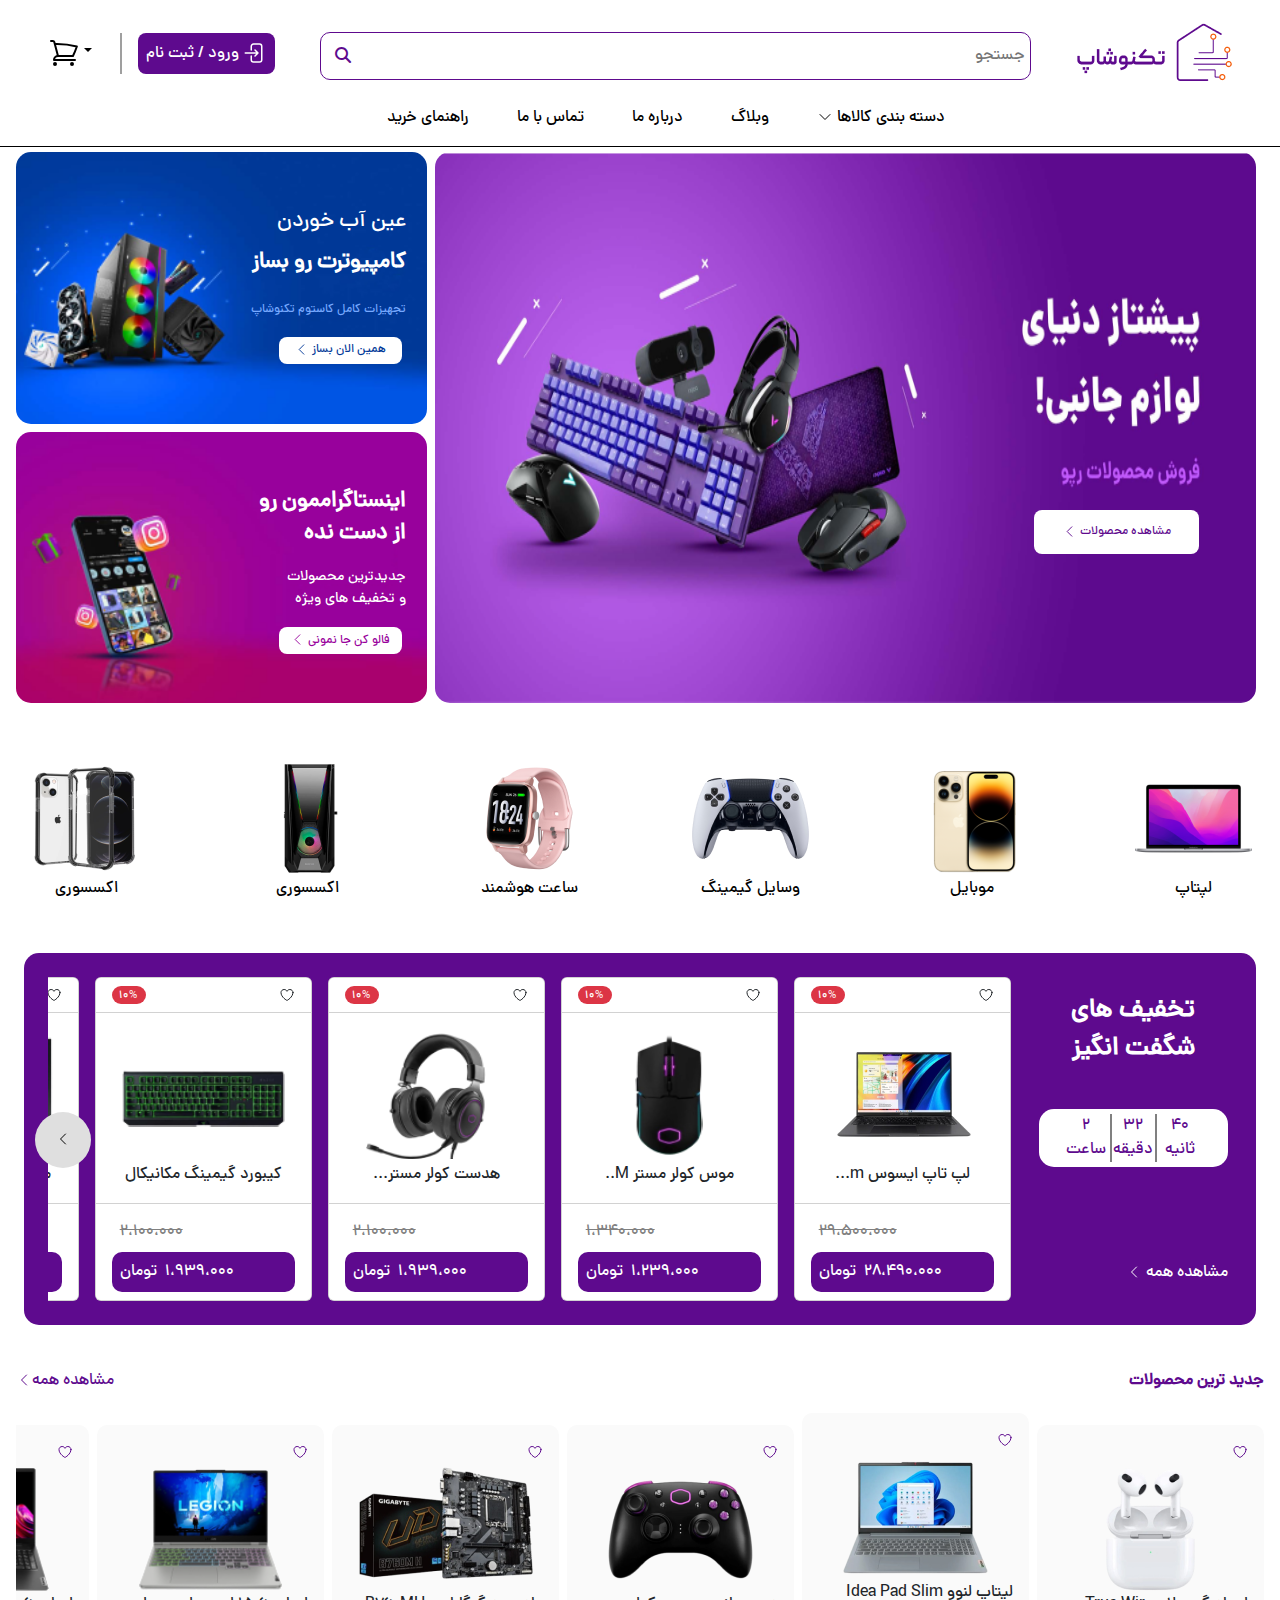
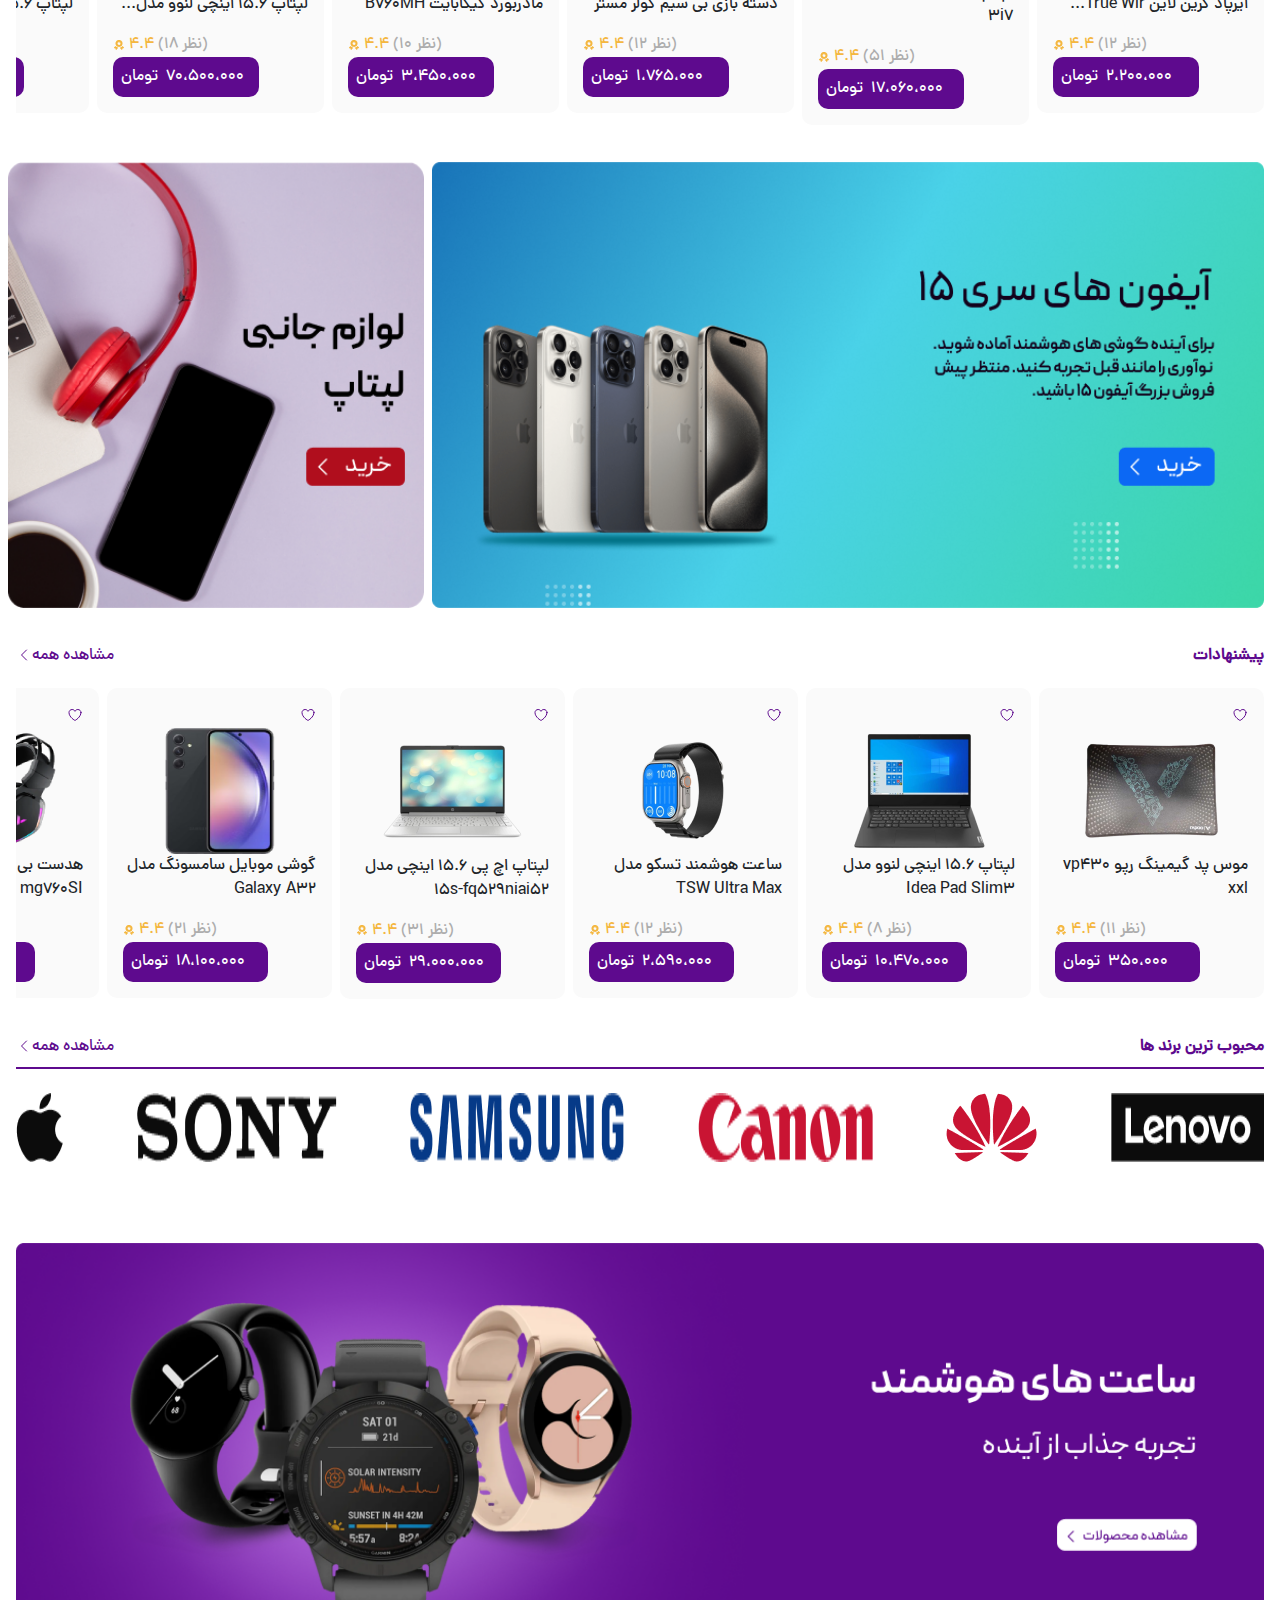
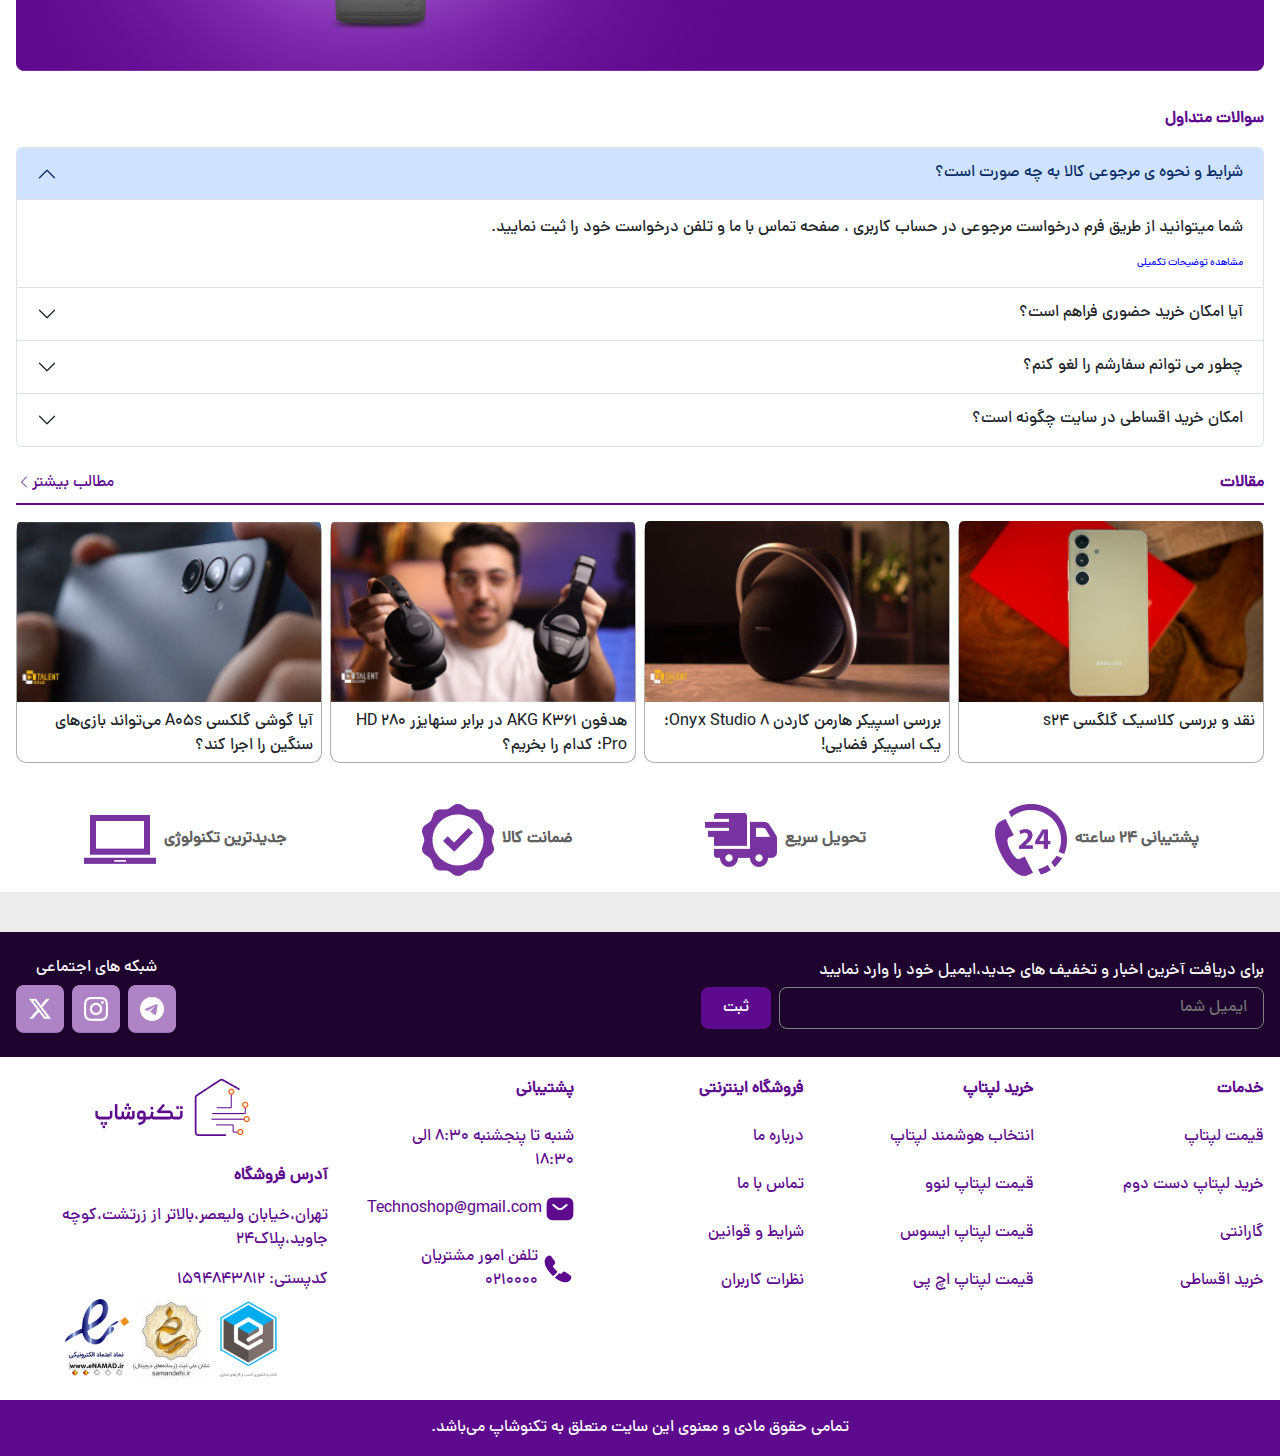
<file: index.html>
<!DOCTYPE html>
<html lang="en">

<head>
    <meta charset="UTF-8">
    <meta name="viewport" content="width=device-width, initial-scale=1.0">
    <title>TechnoShop</title>
    <link rel="stylesheet" href="style.css">
    <link rel="stylesheet" href="css/bootstrap.rtl.min.css">
    <link rel="stylesheet" href="https://cdnjs.cloudflare.com/ajax/libs/font-awesome/6.7.1/css/all.min.css">
    <link rel="stylesheet" href="fontawesome-free-6.6.0-web/css/all.css">

    <script src="js/bootstrap.bundle.min.js"></script>
</head>

<body>
    <!-- ------------------------ My icons ------------------------ -->
    <svg class="d-none">
        <symbol id="shopping-cart" xmlns="http://www.w3.org/2000/svg" fill="none" viewBox="0 0 24 24" stroke-width="1.5"
            stroke="currentColor">
            <path stroke-linecap="round" stroke-linejoin="round"
                d="M2.25 3h1.386c.51 0 .955.343 1.087.835l.383 1.437M7.5 14.25a3 3 0 0 0-3 3h15.75m-12.75-3h11.218c1.121-2.3 2.1-4.684 2.924-7.138a60.114 60.114 0 0 0-16.536-1.84M7.5 14.25 5.106 5.272M6 20.25a.75.75 0 1 1-1.5 0 .75.75 0 0 1 1.5 0Zm12.75 0a.75.75 0 1 1-1.5 0 .75.75 0 0 1 1.5 0Z" />
        </symbol>
        <symbol id="enter" xmlns="http://www.w3.org/2000/svg" fill="none" viewBox="0 0 24 24" stroke-width="1.5"
            stroke="currentColor">
            <path stroke-linecap="round" stroke-linejoin="round"
                d="M8.25 9V5.25A2.25 2.25 0 0 1 10.5 3h6a2.25 2.25 0 0 1 2.25 2.25v13.5A2.25 2.25 0 0 1 16.5 21h-6a2.25 2.25 0 0 1-2.25-2.25V15M12 9l3 3m0 0-3 3m3-3H2.25" />
        </symbol>
        <symbol id="search" xmlns="http://www.w3.org/2000/svg" fill="none" viewBox="0 0 24 24" stroke-width="1.5"
            stroke="currentColor">
            <path stroke-linecap="round" stroke-linejoin="round"
                d="m21 21-5.197-5.197m0 0A7.5 7.5 0 1 0 5.196 5.196a7.5 7.5 0 0 0 10.607 10.607Z" />
        </symbol>
        <symbol id="chevron-down" xmlns="http://www.w3.org/2000/svg" fill="none" viewBox="0 0 24 24" stroke-width="1.5"
            stroke="currentColor">
            <path stroke-linecap="round" stroke-linejoin="round" d="m19.5 8.25-7.5 7.5-7.5-7.5" />
        </symbol>
        <symbol id="user" xmlns="http://www.w3.org/2000/svg" viewBox="0 0 448 512">
            <path
                d="M224 256A128 128 0 1 0 224 0a128 128 0 1 0 0 256zm-45.7 48C79.8 304 0 383.8 0 482.3C0 498.7 13.3 512 29.7 512l388.6 0c16.4 0 29.7-13.3 29.7-29.7C448 383.8 368.2 304 269.7 304l-91.4 0z" />
        </symbol>
        <symbol id="chevron-left" xmlns="http://www.w3.org/2000/svg" fill="none" viewBox="0 0 24 24" stroke-width="1.5"
            stroke="currentColor">
            <path stroke-linecap="round" stroke-linejoin="round" d="M15.75 19.5 8.25 12l7.5-7.5" />
        </symbol>
        <symbol id="heart" xmlns="http://www.w3.org/2000/svg" fill="none" viewBox="0 0 24 24" stroke-width="1.5"
            stroke="currentColor">
            <path stroke-linecap="round" stroke-linejoin="round"
                d="M21 8.25c0-2.485-2.099-4.5-4.688-4.5-1.935 0-3.597 1.126-4.312 2.733-.715-1.607-2.377-2.733-4.313-2.733C5.1 3.75 3 5.765 3 8.25c0 7.22 9 12 9 12s9-4.78 9-12Z" />
        </symbol>
        <symbol id="mobile" xmlns="http://www.w3.org/2000/svg" fill="none" viewBox="0 0 24 24" stroke-width="1.5"
            stroke="currentColor">
            <path stroke-linecap="round" stroke-linejoin="round"
                d="M10.5 1.5H8.25A2.25 2.25 0 0 0 6 3.75v16.5a2.25 2.25 0 0 0 2.25 2.25h7.5A2.25 2.25 0 0 0 18 20.25V3.75a2.25 2.25 0 0 0-2.25-2.25H13.5m-3 0V3h3V1.5m-3 0h3m-3 18.75h3" />
        </symbol>




    </svg>
    <!-- ------------------------ modal ------------------------ -->
    <div class="modal fade" id="modal-login" aria-hidden="true" tabindex="-1" role="dialog">
        <div class="modal-dialog">
            <div class="modal-content">
                <div class="modal-header justify-content-around">
                    <img src="Pic/Group 61493(1).png" alt="">
                </div>
                <div class="modal-body d-flex flex-column align-items-center" style="color: #945CB4;">
                    ورود/ثبت نام
                </div>
                <div style="direction: rtl;" class="ms-4">
                    شماره موبایل خود را وارد کنید
                </div>
                <div class="align-items-center d-flex justify-content-around">
                    <div class="input-icons-m">
                        <input class="input-field-m" type="text" placeholder="09XXXXXXXXX">
                        <i class="fa-regular fa-user icon-m"></i>
                    </div>
                </div>
                <div style="direction: rtl;" class="ms-4 mt-2">
                    <input type="checkbox">
                    <span>با ورود و ثبت‌نام در سایت، با </span>
                    <span style="color: #5E0A8E;">قوانین تکنوشاپ</span>
                    <span>موافقت می کنم.</span>
                </div>
                <a href="account.html">
                    <button id="button-login">
                        تایید
                    </button>
                </a>
            </div>
        </div>
    </div>
    <!-- ------------------------ header ------------------------ -->
    <header class="d-none d-md-block">
        <div class="d-flex justify-content-between ps-5 pt-3 pe-5 align-items-center gap-3 gap-xl-0">
            <div class="d-flex gap-3">
                <a class="ps-4 pt-1 dropdown-toggle" data-bs-toggle="dropdown" style="border-right:solid 2px #9F9F9F;"
                    href="">
                    <svg style="width: 2rem; height: 2rem;">
                        <use xlink:href="#shopping-cart"></use>
                    </svg>
                </a>
                <div class="dropdown-menu" id="sabad-menu" style="direction: rtl;">
                    <div class="dropdown-item" style="direction: rtl; color: #404040;">
                        <span>2 کالا</span>
                    </div>
                    <div class="dropdown-item d-flex gap-2">
                        <div class="d-flex flex-column justify-content-between">
                            <img src="Pic/sabad-1.png" alt="">
                            <img src="Pic/count.png" alt="">
                        </div>
                        <div class="d-flex flex-column gap-1" id="sabad-tx">
                            <strong>لپ تاپ 13.3 اینچی اپل<br> مدل MacBook Air MGN63 2020</strong>
                            <div class="gap-2">
                                <img src="Pic/Ellipse-gray.png" alt="">
                                <span>خاکستری</span>
                            </div>
                            <div class="gap-2">
                                <img src="Pic/truck-icon.png" alt="">
                                <span>ارسال تکنوشاپ</span>
                            </div>
                            <div class="gap-2">
                                <img src="Pic/verify-icon.png" alt="">
                                <span>گارانتی یکساله تکنو</span>
                            </div>
                            <div class="gap-2">
                                <strong>50،500،000</strong>
                                <span>تومان</span>
                            </div>
                        </div>
                    </div>
                    <div class="dropdown-divider"></div>
                    <div class="dropdown-item d-flex gap-2">
                        <div class="d-flex flex-column justify-content-between">
                            <img src="Pic/sabad-2.png" alt="">
                            <img src="Pic/count.png" alt="">
                        </div>
                        <div class="d-flex flex-column gap-1" id="sabad-tx">
                            <strong>کیف محافظ لپ تاپ 13.3 اینچی اپل<br> به همراه کیف شارژر مجزا</strong>
                            <div class="gap-2">
                                <img src="Pic/Ellipse-blue.png" alt="">
                                <span>آبی</span>
                            </div>
                            <div class="gap-2">
                                <img src="Pic/truck-icon.png" alt="">
                                <span>ارسال تکنوشاپ</span>
                            </div>
                            <div class="gap-2">
                                <img src="Pic/verify-icon.png" alt="">
                                <span>گارانتی یکساله تکنو</span>
                            </div>
                            <div class="gap-2">
                                <strong>990،000</strong>
                                <span>تومان</span>
                            </div>
                        </div>
                    </div>
                    <div class="dropdown-divider"></div>
                    <div class="dropdown-item d-flex justify-content-between">
                        <div class="d-flex flex-column justify-content-between">
                            <span style="color: #404040;">مبلغ قابل پرداخت</span>
                            <div class="gap-2">
                                <strong>51،490،000</strong>
                                <span>تومان</span>
                            </div>
                        </div>
                        <a href="shopping.html">
                            <img src="Pic/Button-sabad.png" alt="">
                        </a>
                    </div>
                </div>
                <button style="background-color: #5E0A8E !important; color: white;" class="login" data-bs-toggle="modal"
                    data-bs-target="#modal-login">
                    ورود / ثبت نام
                    <svg style="width: 1.5rem; height: 1.5rem;">
                        <use xlink:href="#enter"></use>
                    </svg>
                </button>
            </div>
            <div class="input-icons mt-3">
                <i class="fa fa-search icon"></i>
                <input class="input-field" type="text" placeholder="جستجو">
            </div>
            <div>
                <img src="Pic/Group 61493(1).png" alt="Logo">
            </div>
        </div>
        <div class="d-flex justify-content-center gap-5 w-100 mt-2 nav-menu p-2 mb-2">
            <a href="#">راهنمای خرید</a>
            <a href="contact.html">تماس با ما</a>
            <a href="about.html">درباره ما</a>
            <a href="blog.html">وبلاگ</a>
            <a href="#" data-bs-toggle="dropdown">
                <svg style="width: 1rem; height: 1rem;">
                    <use xlink:href="#chevron-down"></use>
                </svg>
                <span>
                    دسته بندی کالاها
                </span>
            </a>
            <!-- ---------- dropdown-items -------------- -->
            <div class="dropdown-menu" id="daste-menu">
                <div id="mobile-sub" class="dropdown-item">
                    <a href="#">
                        <span>موبایل</span>
                        <img src="Pic/mobile-icon.png" alt="">
                    </a>
                    <!-- ---------- sub-menu -------------- -->
                    <div class="sub-menu bg-white d-flex flex-column">
                        <div class="d-flex gap-1">
                            <img src="Pic/mobile-icon.png" alt="">
                            <span>موبایل</span>
                        </div>
                        <div class="d-flex gap-1">
                            <img src="Pic/devices-icon.png" alt="">
                            <span style="color: #5E0A8E;">لوازم جانبی موبایل</span>
                        </div>
                        <div class="d-flex flex-column">
                            <div><strong>همه محصولات موبایل</strong></div>
                            <div class="d-flex gap-3">
                                <div
                                    class="d-flex shadow p-2 flex-column align-content-center align-items-center justify-content-center">
                                    <img src="Pic/sub-menu-1.png" alt="">
                                    <span>گلس محافظ و کاور</span>
                                </div>
                                <div
                                    class="d-flex shadow p-2 flex-column align-content-center align-items-center justify-content-center">
                                    <img src="Pic/sub-menu-2.png" alt="">
                                    <span>شارژر و کابل</span>
                                </div>
                                <div
                                    class="d-flex shadow p-2 flex-column align-content-center align-items-center justify-content-center">
                                    <img src="Pic/sub-menu-3.png" alt="">
                                    <span>نگهدارنده موبایل</span>
                                </div>
                                <div
                                    class="d-flex shadow p-2 flex-column align-content-center align-items-center justify-content-center">
                                    <img src="Pic/sub-menu-4.png" alt="">
                                    <span>ساعت هوشمند و ایرپاد</span>
                                </div>
                            </div>
                        </div>
                    </div>
                </div>
                <div class="dropdown-divider"></div>
                <a class="dropdown-item" href="product.html">
                    <span>لپتاپ و کامپیوتر</span>
                    <img src="Pic/monitor-icon.png" alt="">
                </a>
                <div class="dropdown-divider"></div>
                <a class="dropdown-item" href="#">
                    <span>تبلت</span>
                    <img src="Pic/tablet-icon.png" alt="">
                </a>
                <div class="dropdown-divider"></div>
                <a class="dropdown-item" href="#">
                    <span>ساعت هوشمند</span>
                    <img src="Pic/watch-icon.png" alt="">
                </a>
                <div class="dropdown-divider"></div>
                <a class="dropdown-item" href="#">
                    <span>دوربین</span>
                    <img src="Pic/camera-icon.png" alt="">
                </a>
                <div class="dropdown-divider"></div>
                <a class="dropdown-item" href="#">
                    <span>محصولات گیمینگ</span>
                    <img src="Pic/game-icon.png" alt="">
                </a>
                <div class="dropdown-divider"></div>
                <a class="dropdown-item" href="#">
                    <span>اینترنت</span>
                    <img src="Pic/data-icon.png" alt="">
                </a>
                <div class="dropdown-divider"></div>
                <a class="dropdown-item" href="#">
                    <span>تجهیزات جانبی</span>
                    <img src="Pic/devices-icon.png" alt="">
                </a>
            </div>
        </div>
    </header>
    <!-- ------------------------ header-mobile ------------------------ -->
    <div class="d-flex d-md-none flex-column align-content-center align-items-center p-3 header-mobile">
        <div class="input-icons mt-3 w-100">
            <i class="fa fa-search icon"></i>
            <input class="input-field" type="text" placeholder="جستجو">
        </div>
        <div class="flex-column d-flex">
            <img src="Pic/Group 61493(1).png" alt="">
            <div class="d-flex gap-4">
                <a href="blog.html">وبلاگ</a>
                <a href="about.html">درباره ما</a>
                <a href="contact.html">تماس با ما</a>
                <a href="#">راهنمای خرید</a>
            </div>

        </div>
    </div>
    <!-- ------------------------ section1 ------------------------ -->
    <div class="section1">
        <div class="d-flex p-4 gap-2 flex-wrap flex-md-nowrap flex-md-row-reverse">
            <div class="pic1 position-relative col-12 col-md-8">
                <img src="Pic/photo_2024-03-16_23-45-44 1.png" alt="">
                <a href="product.html">
                    <button class="button-1">
                        <svg>
                            <use xlink:href="#chevron-left"></use>
                        </svg>
                        <span>
                            مشاهده محصولات
                        </span>
                    </button>
                </a>

            </div>
            <div class="d-flex flex-row flex-lg-column col-12 col-md-4 gap-2">
                <div class="pic2 position-relative">
                    <img src="Pic/Artboard 2 copy.png" alt="">
                    <span class="tx1">عین آب خوردن</span>
                    <span class="tx2">کامپیوترت رو بساز</span>
                    <span class="tx3">تجهیزات کامل کاستوم تکنوشاپ</span>
                    <button class="button-2">
                        <svg>
                            <use xlink:href="#chevron-left"></use>
                        </svg>
                        <span>
                            همین الان بساز
                        </span>
                    </button>
                </div>
                <div class="pic3 position-relative">
                    <img src="Pic/Artboard 3 copy.png" alt="">
                    <strong class="tx4">اینستاگراممون رو<br>از دست نده</strong>
                    <span class="tx5">جدیدترین محصولات<br>و تخفیف های ویژه</span>
                    <button class="button-3">
                        <svg>
                            <use xlink:href="#chevron-left"></use>
                        </svg>
                        <span>
                            فالو کن جا نمونی
                        </span>
                    </button>
                </div>
            </div>
        </div>
    </div>
    <!-- ------------------------ section2 ------------------------ -->
    <div class="section2 d-flex mt-1 w-100 justify-content-between p-4 overflow-auto">
        <a href="product.html">
            <div class="d-flex flex-column p-1 align-items-center">
                <img src="Pic/laptop(h).png" alt="watch">
                <span>لپتاپ</span>
            </div>
        </a>
        <a href="#">
            <div class="d-flex flex-column p-1 align-items-center">
                <img src="Pic/mobile(h).png" alt="watch">
                <span>موبایل</span>
            </div>
        </a>
        <a href="#">
            <div class="d-flex flex-column p-1 align-items-center">
                <img src="Pic/play(h).png" alt="watch">
                <span>وسایل گیمینگ</span>
            </div>
        </a>
        <a href="#">
            <div class="d-flex flex-column p-1 align-items-center">
                <img src="Pic/watch(h).png" alt="watch">
                <span>ساعت هوشمند</span>
            </div>
        </a>
        <a href="#">
            <div class="d-flex flex-column p-1 align-items-center">
                <img src="Pic/acc(h).png" alt="acc">
                <span>اکسسوری</span>
            </div>
        </a>
        <a href="#">
            <div class="d-flex flex-column p-1 align-items-center">
                <img src="Pic/acc2(h).png" alt="acc2">
                <span>اکسسوری</span>
            </div>
        </a>
    </div>
    <!-- ------------------------ section3 ------------------------ -->
    <div class="d-flex section3 w-100 p-4">
        <div class="takhfif d-flex p-4 w-100 gap-4">
            <button class="icon-slider d-none d-lg-block">
                <svg style="width: 1rem; height: 1rem;">
                    <use xlink:href="#chevron-left"></use>
                </svg>
            </button>
            <div class="d-flex flex-column gap-3 p-1 justify-content-around col-6 col-md-2">
                <div class="d-flex flex-column align-items-center">
                    <strong style="color: white; font-size: 160%;">تخفیف های <br>شگفت انگیز</strong>
                </div>
                <!-- Takhfif section desktop -->
                <div class="w-100 d-none d-md-block">
                    <div class="d-flex gap-2 gap-md-0 hour-takhfif align-items-center justify-content-around p-4">
                        <div class="d-flex flex-column align-items-center col-4"><span>40</span><span>ثانیه</span></div>
                        <div style="border-left: solid 2px gray; border-right: solid 2px gray;"
                            class="d-flex ps-3 pe-3 flex-column align-items-center col-4">
                            <span>32</span><span>دقیقه</span>
                        </div>
                        <div class="d-flex flex-column align-items-center col-4"><span>2</span><span>ساعت</span></div>
                    </div>
                </div>
                <!-- Takhfif section mobile -->
                <div class="w-100 d-block d-md-none">
                    <div class="d-flex hour-takhfif align-items-center justify-content-around p-3">
                        <div class="d-flex flex-column align-items-center col-4"><span
                                style="font-size: 8px;">40</span><span style="font-size: 8px;">ثانیه</span></div>
                        <div style="border-left: solid 2px gray; border-right: solid 2px gray;"
                            class="d-flex ps-3 pe-3 flex-column align-items-center col-4"><span
                                style="font-size: 8px;">32</span><span style="font-size: 8px;">دقیقه</span></div>
                        <div class="d-flex flex-column align-items-center col-4"><span
                                style="font-size: 8px;">2</span><span style="font-size: 8px;">ساعت</span></div>
                    </div>
                </div>
                <div class="mt-3" style="color: white;">
                    <span>مشاهده همه</span>
                    <svg style="width: 1rem; height: 1rem;">
                        <use xlink:href="#chevron-left"></use>
                    </svg>
                </div>
            </div>
            <div class="cards d-flex overflow-auto">
                <div class="d-flex gap-3">
                    <!-- cards section desktop -->
                    <div class="card d-none d-md-flex flex-column">
                        <div class="card-header bg-white d-flex justify-content-between align-items-center">
                            <svg style="width: 1rem; height: 1rem;">
                                <use xlink:href="#heart"></use>
                            </svg>
                            <div class="bg-danger percent">10%</div>
                        </div>
                        <div class="card-body d-flex flex-column align-items-center gap-1">
                            <img src="Pic/takhfif1.png" alt="">
                            <span>لپ تاپ ایسوس m...</span>
                        </div>
                        <div class="card-footer bg-white d-flex flex-column" style="direction: ltr; color: gray;">
                            <span class="p-2"><del>۲۹،۵۰۰،۰۰۰</del></span>
                            <div class="price-takhfif d-flex gap-2 w-100">
                                <span>تومان</span>
                                <span>۲۸،۴۹۰،۰۰۰</span>
                            </div>
                        </div>
                    </div>
                    <div class="card d-none d-md-flex flex-column">
                        <div class="card-header bg-white d-flex justify-content-between align-items-center">
                            <svg style="width: 1rem; height: 1rem;">
                                <use xlink:href="#heart"></use>
                            </svg>
                            <div class="bg-danger percent">10%</div>
                        </div>
                        <div class="card-body d-flex flex-column align-items-center gap-1">
                            <img src="Pic/takhfif2.png" alt="">
                            <span>موس کولر مستر M..</span>
                        </div>
                        <div class="card-footer bg-white d-flex flex-column" style="direction: ltr; color: gray;">
                            <span class="p-2"><del>1،34۰،۰۰۰</del></span>
                            <div class="price-takhfif d-flex gap-2 w-100">
                                <span>تومان</span>
                                <span>1،239،۰۰۰</span>
                            </div>
                        </div>
                    </div>
                    <div class="card d-none d-md-flex flex-column">
                        <div class="card-header bg-white d-flex justify-content-between align-items-center">
                            <svg style="width: 1rem; height: 1rem;">
                                <use xlink:href="#heart"></use>
                            </svg>
                            <div class="bg-danger percent">10%</div>
                        </div>
                        <div class="card-body d-flex flex-column align-items-center gap-1">
                            <img src="Pic/takhfif3.png" alt="">
                            <span>هدست کولر مستر...</span>
                        </div>
                        <div class="card-footer bg-white d-flex flex-column" style="direction: ltr; color: gray;">
                            <span class="p-2"><del>۲،1۰۰،۰۰۰</del></span>
                            <div class="price-takhfif d-flex gap-2 w-100">
                                <span>تومان</span>
                                <span>1،939،۰۰۰</span>
                            </div>
                        </div>
                    </div>
                    <div class="card d-none d-md-flex flex-column">
                        <div class="card-header bg-white d-flex justify-content-between align-items-center">
                            <svg style="width: 1rem; height: 1rem;">
                                <use xlink:href="#heart"></use>
                            </svg>
                            <div class="bg-danger percent">10%</div>
                        </div>
                        <div class="card-body d-flex flex-column align-items-center gap-1">
                            <img src="Pic/takhfif4.png" alt="">
                            <span>کیبورد گیمینگ مکانیکال</span>
                        </div>
                        <div class="card-footer bg-white d-flex flex-column" style="direction: ltr; color: gray;">
                            <span class="p-2"><del>۲،1۰۰،۰۰۰</del></span>
                            <div class="price-takhfif d-flex gap-2 w-100">
                                <span>تومان</span>
                                <span>1،939،۰۰۰</span>
                            </div>
                        </div>
                    </div>
                    <div class="card d-none d-md-flex flex-column">
                        <div class="card-header bg-white d-flex justify-content-between align-items-center">
                            <svg style="width: 1rem; height: 1rem;">
                                <use xlink:href="#heart"></use>
                            </svg>
                            <div class="bg-danger percent">10%</div>
                        </div>
                        <div class="card-body d-flex flex-column align-items-center gap-1">
                            <img src="Pic/takhfif5.png" alt="">
                            <span>مانیتور سامسونگ مدل...</span>
                        </div>
                        <div class="card-footer bg-white d-flex flex-column" style="direction: ltr; color: gray;">
                            <span class="p-2"><del>9،02۰،۰۰۰</del></span>
                            <div class="price-takhfif d-flex gap-2 w-100">
                                <span>تومان</span>
                                <span>۸،20۰،۰۰۰</span>
                            </div>
                        </div>
                    </div>
                    <!-- cards section mobile -->
                    <div class="card d-flex d-md-none flex-column">
                        <div class="card-header bg-white d-flex justify-content-between align-items-center">
                            <svg style="width: 1rem; height: 1rem;">
                                <use xlink:href="#heart"></use>
                            </svg>
                            <div class="bg-danger percent">10%</div>
                        </div>
                        <div class="card-body d-flex flex-column align-items-center">
                            <img src="Pic/takhfif1-m.png" alt="">
                            <span style="font-size: 8px;">لپ تاپ ایسوس-Notebook X16...</span>
                        </div>
                        <div class="card-footer bg-white d-flex flex-column" style="direction: ltr; color: gray;">
                            <span style="font-size: 8px;" class="p-2"><del>۲۹،۵۰۰،۰۰۰</del></span>
                            <div class="price-takhfif d-flex gap-2 w-100">
                                <span style="font-size: 8px;">تومان</span>
                                <span style="font-size: 8px;">۲۸،۴۹۰،۰۰۰</span>
                            </div>
                        </div>
                    </div>
                    <div class="card d-flex d-md-none flex-column">
                        <div class="card-header bg-white d-flex justify-content-between align-items-center">
                            <svg style="width: 1rem; height: 1rem;">
                                <use xlink:href="#heart"></use>
                            </svg>
                            <div class="bg-danger percent">10%</div>
                        </div>
                        <div class="card-body d-flex flex-column align-items-center">
                            <img src="Pic/takhfif1-m.png" alt="">
                            <span style="font-size: 8px;">لپ تاپ ایسوس-Notebook X16...</span>
                        </div>
                        <div class="card-footer bg-white d-flex flex-column" style="direction: ltr; color: gray;">
                            <span style="font-size: 8px;" class="p-2"><del>۲۹،۵۰۰،۰۰۰</del></span>
                            <div class="price-takhfif d-flex gap-2 w-100">
                                <span style="font-size: 8px;">تومان</span>
                                <span style="font-size: 8px;">۲۸،۴۹۰،۰۰۰</span>
                            </div>
                        </div>
                    </div>
                    <div class="card d-flex d-md-none flex-column">
                        <div class="card-header bg-white d-flex justify-content-between align-items-center">
                            <svg style="width: 1rem; height: 1rem;">
                                <use xlink:href="#heart"></use>
                            </svg>
                            <div class="bg-danger percent">10%</div>
                        </div>
                        <div class="card-body d-flex flex-column align-items-center">
                            <img src="Pic/takhfif1-m.png" alt="">
                            <span style="font-size: 8px;">لپ تاپ ایسوس-Notebook X16...</span>
                        </div>
                        <div class="card-footer bg-white d-flex flex-column" style="direction: ltr; color: gray;">
                            <span style="font-size: 8px;" class="p-2"><del>۲۹،۵۰۰،۰۰۰</del></span>
                            <div class="price-takhfif d-flex gap-2 w-100">
                                <span style="font-size: 8px;">تومان</span>
                                <span style="font-size: 8px;">۲۸،۴۹۰،۰۰۰</span>
                            </div>
                        </div>
                    </div>
                    <div class="card d-flex d-md-none flex-column">
                        <div class="card-header bg-white d-flex justify-content-between align-items-center">
                            <svg style="width: 1rem; height: 1rem;">
                                <use xlink:href="#heart"></use>
                            </svg>
                            <div class="bg-danger percent">10%</div>
                        </div>
                        <div class="card-body d-flex flex-column align-items-center">
                            <img src="Pic/takhfif1-m.png" alt="">
                            <span style="font-size: 8px;">لپ تاپ ایسوس-Notebook X16...</span>
                        </div>
                        <div class="card-footer bg-white d-flex flex-column" style="direction: ltr; color: gray;">
                            <span style="font-size: 8px;" class="p-2"><del>۲۹،۵۰۰،۰۰۰</del></span>
                            <div class="price-takhfif d-flex gap-2 w-100">
                                <span style="font-size: 8px;">تومان</span>
                                <span style="font-size: 8px;">۲۸،۴۹۰،۰۰۰</span>
                            </div>
                        </div>
                    </div>
                    <div class="card d-flex d-md-none flex-column">
                        <div class="card-header bg-white d-flex justify-content-between align-items-center">
                            <svg style="width: 1rem; height: 1rem;">
                                <use xlink:href="#heart"></use>
                            </svg>
                            <div class="bg-danger percent">10%</div>
                        </div>
                        <div class="card-body d-flex flex-column align-items-center">
                            <img src="Pic/takhfif1-m.png" alt="">
                            <span style="font-size: 8px;">لپ تاپ ایسوس-Notebook X16...</span>
                        </div>
                        <div class="card-footer bg-white d-flex flex-column" style="direction: ltr; color: gray;">
                            <span style="font-size: 8px;" class="p-2"><del>۲۹،۵۰۰،۰۰۰</del></span>
                            <div class="price-takhfif d-flex gap-2 w-100">
                                <span style="font-size: 8px;">تومان</span>
                                <span style="font-size: 8px;">۲۸،۴۹۰،۰۰۰</span>
                            </div>
                        </div>
                    </div>
                    <div class="card d-flex d-md-none flex-column">
                        <div class="card-header bg-white d-flex justify-content-between align-items-center">
                            <svg style="width: 1rem; height: 1rem;">
                                <use xlink:href="#heart"></use>
                            </svg>
                            <div class="bg-danger percent">10%</div>
                        </div>
                        <div class="card-body d-flex flex-column align-items-center">
                            <img src="Pic/takhfif1-m.png" alt="">
                            <span style="font-size: 8px;">لپ تاپ ایسوس-Notebook X16...</span>
                        </div>
                        <div class="card-footer bg-white d-flex flex-column" style="direction: ltr; color: gray;">
                            <span style="font-size: 8px;" class="p-2"><del>۲۹،۵۰۰،۰۰۰</del></span>
                            <div class="price-takhfif d-flex gap-2 w-100">
                                <span style="font-size: 8px;">تومان</span>
                                <span style="font-size: 8px;">۲۸،۴۹۰،۰۰۰</span>
                            </div>
                        </div>
                    </div>

                </div>
            </div>
        </div>
    </div>
    <!-- ------------------------ section4 ------------------------ -->
    <div class="section4 d-flex flex-column mt-1 w-100 p-3">
        <div class="d-flex justify-content-between align-items-center">
            <strong style="color: #5E0A8E;">جدید ترین محصولات</strong>
            <span style="color: #5E0A8E;">مشاهده همه<svg style="width: 1rem; height: 1rem;">
                    <use xlink:href="#chevron-left"></use>
                </svg></span>
        </div>
        <div class="w-100">
            <div class="d-flex gap-2 align-items-center justify-content-between overflow-auto">
                <div class="card-mahsool p-3 d-flex flex-column justify-content-between">
                    <div>
                        <svg style="width: 1rem; height: 1rem; color:#5E0A8E">
                            <use xlink:href="#heart"></use>
                        </svg>
                    </div>
                    <div>
                        <img src="Pic/mahsool1.png" alt="">
                        <p>ایرپاد گرین لاین True Wir...</p>
                    </div>
                    <div style="direction: ltr !important;">
                        <img src="Pic/medal-star.png" alt="">
                        <span style="color: #F4B740;">4.4</span>
                        <span style="color: #adadad;">(نظر 12)</span>
                    </div>
                    <div style="direction: ltr;">
                        <div class="price-takhfif d-flex gap-2 w-75" style="direction: ltr !important;">
                            <span>تومان</span>
                            <span>2،200،۰۰۰</span>
                        </div>
                    </div>
                </div>

                <div class="card-mahsool p-3 d-flex flex-column justify-content-between">
                    <div>
                        <svg style="width: 1rem; height: 1rem; color:#5E0A8E">
                            <use xlink:href="#heart"></use>
                        </svg>
                    </div>
                    <div>
                        <img src="Pic/mahsool2.png" alt="">
                        <p>لپتاپ لنوو Idea Pad Slim 3i7</p>
                    </div>
                    <div style="direction: ltr !important;">
                        <img src="Pic/medal-star.png" alt="">
                        <span style="color: #F4B740;">4.4</span>
                        <span style="color: #adadad;">(51 نظر)</span>
                    </div>
                    <div style="direction: ltr;">
                        <div class="price-takhfif d-flex gap-2 w-75" style="direction: ltr !important;">
                            <span>تومان</span>
                            <span>17،060،۰۰۰</span>
                        </div>
                    </div>
                </div>

                <div class="card-mahsool p-3">
                    <div>
                        <svg style="width: 1rem; height: 1rem; color:#5E0A8E">
                            <use xlink:href="#heart"></use>
                        </svg>
                    </div>
                    <div>
                        <img src="Pic/mahsool3.png" alt="">
                        <p>دسته بازی بی سیم کولر مستر</p>
                    </div>
                    <div style="direction: ltr !important;">
                        <img src="Pic/medal-star.png" alt="">
                        <span style="color: #F4B740;">4.4</span>
                        <span style="color: #adadad;">(12 نظر)</span>
                    </div>
                    <div style="direction: ltr;">
                        <div class="price-takhfif d-flex gap-2 w-75" style="direction: ltr !important;">
                            <span>تومان</span>
                            <span>1،765،۰۰۰</span>
                        </div>
                    </div>
                </div>

                <div class="card-mahsool p-3">
                    <div>
                        <svg style="width: 1rem; height: 1rem; color:#5E0A8E">
                            <use xlink:href="#heart"></use>
                        </svg>
                    </div>
                    <div>
                        <img src="Pic/mahsool4.png" alt="">
                        <p>مادربورد گیگابایت B760MH</p>
                    </div>
                    <div style="direction: ltr !important;">
                        <img src="Pic/medal-star.png" alt="">
                        <span style="color: #F4B740;">4.4</span>
                        <span style="color: #adadad;">(10 نظر)</span>
                    </div>
                    <div style="direction: ltr;">
                        <div class="price-takhfif d-flex gap-2 w-75" style="direction: ltr !important;">
                            <span>تومان</span>
                            <span>3،450،۰۰۰</span>
                        </div>
                    </div>
                </div>

                <div class="card-mahsool p-3">
                    <div>
                        <svg style="width: 1rem; height: 1rem; color:#5E0A8E">
                            <use xlink:href="#heart"></use>
                        </svg>
                    </div>
                    <div>
                        <img src="Pic/mahsool5.png" alt="">
                        <p>لپتاپ 15.6 اینچی لنوو مدل...</p>
                    </div>
                    <div style="direction: ltr !important;">
                        <img src="Pic/medal-star.png" alt="">
                        <span style="color: #F4B740;">4.4</span>
                        <span style="color: #adadad;">(18 نظر)</span>
                    </div>
                    <div style="direction: ltr;">
                        <div class="price-takhfif d-flex gap-2 w-75" style="direction: ltr !important;">
                            <span>تومان</span>
                            <span>70،500،۰۰۰</span>
                        </div>
                    </div>
                </div>
                <div class="card-mahsool p-3">
                    <div>
                        <svg style="width: 1rem; height: 1rem; color:#5E0A8E">
                            <use xlink:href="#heart"></use>
                        </svg>
                    </div>
                    <div>
                        <img src="Pic/mahsool6.png" alt="">
                        <p>لپتاپ 15.6 اینچی لنوو مدل...</p>
                    </div>
                    <div style="direction: ltr !important;">
                        <img src="Pic/medal-star.png" alt="">
                        <span style="color: #F4B740;">4.4</span>
                        <span style="color: #adadad;">(23 نظر)</span>
                    </div>
                    <div style="direction: ltr;">
                        <div class="price-takhfif d-flex gap-2 w-75" style="direction: ltr !important;">
                            <span>تومان</span>
                            <span>13،700،۰۰۰</span>
                        </div>
                    </div>
                </div>
            </div>
        </div>
    </div>
    <!-- ------------------------ section5 ------------------------ -->
    <!-- desktop -->
    <div class="section5 d-none d-lg-flex mt-1 w-100 p-3 align-items-center">
        <div class="d-flex w-100 gap-2">
            <img class="col-8" src="Pic/section5-b-1.png" alt="">
            <img class="col-4" src="Pic/section5-b-2.png" alt="">
        </div>

    </div>
    <!-- mobile -->
    <div class="section5 d-flex d-lg-none mt-1 w-100 p-3 align-items-center">
        <div class="d-flex w-100 gap-2">
            <img class="col-8" src="Pic/section5-m-b-1.png" alt="">
            <img class="col-4" src="Pic/section5-m-b-2.png" alt="">
        </div>
    </div>
    <!-- ------------------------ section6 ------------------------ -->
    <div class="section6 d-flex flex-column mt-1 w-100 p-3">
        <div class="d-flex justify-content-between align-items-center">
            <strong style="color: #5E0A8E;">پیشنهادات</strong>
            <span style="color: #5E0A8E;">مشاهده همه<svg style="width: 1rem; height: 1rem;">
                    <use xlink:href="#chevron-left"></use>
                </svg></span>
        </div>
        <div class="w-100">
            <div class="d-flex gap-2 align-items-center justify-content-between overflow-auto">
                <div class="card-mahsool p-3 d-flex flex-column justify-content-between">
                    <div>
                        <svg style="width: 1rem; height: 1rem; color:#5E0A8E">
                            <use xlink:href="#heart"></use>
                        </svg>
                    </div>
                    <div>
                        <img src="Pic/pish1.png" alt="">
                        <p>موس پد گیمینگ رپو vp430 <br>xxl</p>
                    </div>
                    <div style="direction: ltr !important;">
                        <img src="Pic/medal-star.png" alt="">
                        <span style="color: #F4B740;">4.4</span>
                        <span style="color: #adadad;">(11 نظر)</span>
                    </div>
                    <div style="direction: ltr;">
                        <div class="price-takhfif d-flex gap-2 w-75" style="direction: ltr !important;">
                            <span>تومان</span>
                            <span>350،۰۰۰</span>
                        </div>
                    </div>
                </div>

                <div class="card-mahsool p-3 d-flex flex-column justify-content-between">
                    <div>
                        <svg style="width: 1rem; height: 1rem; color:#5E0A8E">
                            <use xlink:href="#heart"></use>
                        </svg>
                    </div>
                    <div>
                        <img src="Pic/pish2.png" alt="">
                        <p>لپتاپ 15.6 اینچی لنوو مدل <br>Idea Pad Slim3</p>
                    </div>
                    <div style="direction: ltr !important;">
                        <img src="Pic/medal-star.png" alt="">
                        <span style="color: #F4B740;">4.4</span>
                        <span style="color: #adadad;">(8 نظر)</span>
                    </div>
                    <div style="direction: ltr;">
                        <div class="price-takhfif d-flex gap-2 w-75" style="direction: ltr !important;">
                            <span>تومان</span>
                            <span>10،470،۰۰۰</span>
                        </div>
                    </div>
                </div>

                <div class="card-mahsool p-3">
                    <div>
                        <svg style="width: 1rem; height: 1rem; color:#5E0A8E">
                            <use xlink:href="#heart"></use>
                        </svg>
                    </div>
                    <div>
                        <img src="Pic/pish3.png" alt="">
                        <p>ساعت هوشمند تسکو مدل <br>TSW Ultra Max</p>
                    </div>
                    <div style="direction: ltr !important;">
                        <img src="Pic/medal-star.png" alt="">
                        <span style="color: #F4B740;">4.4</span>
                        <span style="color: #adadad;">(12 نظر)</span>
                    </div>
                    <div style="direction: ltr;">
                        <div class="price-takhfif d-flex gap-2 w-75" style="direction: ltr !important;">
                            <span>تومان</span>
                            <span>2،590،۰۰۰</span>
                        </div>
                    </div>
                </div>

                <div class="card-mahsool p-3">
                    <div>
                        <svg style="width: 1rem; height: 1rem; color:#5E0A8E">
                            <use xlink:href="#heart"></use>
                        </svg>
                    </div>
                    <div>
                        <img src="Pic/pish4.png" alt="">
                        <p>لپتاپ اچ پی 15.6 اینچی مدل <br>15s-fq529niai52</p>
                    </div>
                    <div style="direction: ltr !important;">
                        <img src="Pic/medal-star.png" alt="">
                        <span style="color: #F4B740;">4.4</span>
                        <span style="color: #adadad;">(31 نظر)</span>
                    </div>
                    <div style="direction: ltr;">
                        <div class="price-takhfif d-flex gap-2 w-75" style="direction: ltr !important;">
                            <span>تومان</span>
                            <span>29،000،۰۰۰</span>
                        </div>
                    </div>
                </div>

                <div class="card-mahsool p-3">
                    <div>
                        <svg style="width: 1rem; height: 1rem; color:#5E0A8E">
                            <use xlink:href="#heart"></use>
                        </svg>
                    </div>
                    <div>
                        <img src="Pic/pish5.png" alt="">
                        <p>گوشی موبایل سامسونگ مدل <br>Galaxy A32</p>
                    </div>
                    <div style="direction: ltr !important;">
                        <img src="Pic/medal-star.png" alt="">
                        <span style="color: #F4B740;">4.4</span>
                        <span style="color: #adadad;">(21 نظر)</span>
                    </div>
                    <div style="direction: ltr;">
                        <div class="price-takhfif d-flex gap-2 w-75" style="direction: ltr !important;">
                            <span>تومان</span>
                            <span>18،100،۰۰۰</span>
                        </div>
                    </div>
                </div>
                <div class="card-mahsool p-3">
                    <div>
                        <svg style="width: 1rem; height: 1rem; color:#5E0A8E">
                            <use xlink:href="#heart"></use>
                        </svg>
                    </div>
                    <div>
                        <img src="Pic/pish6.png" alt="">
                        <p>هدست بی سیم ایسوس مدل <br> mg760SI</p>
                    </div>
                    <div style="direction: ltr !important;">
                        <img src="Pic/medal-star.png" alt="">
                        <span style="color: #F4B740;">4.4</span>
                        <span style="color: #adadad;">(2 نظر)</span>
                    </div>
                    <div style="direction: ltr;">
                        <div class="price-takhfif d-flex gap-2 w-75" style="direction: ltr !important;">
                            <span>تومان</span>
                            <span>1،350،۰۰۰</span>
                        </div>
                    </div>
                </div>
            </div>
        </div>
    </div>
    <!-- ------------------------ section7 ------------------------ -->
    <div class="d-flex flex-column p-3 mt-1 w-100 section7">
        <div class="section7-header d-flex justify-content-between pb-2">
            <strong style="color: #5E0A8E;">محبوب ترین برند ها</strong>
            <span style="color: #5E0A8E;">مشاهده همه<svg style="width: 1rem; height: 1rem;">
                    <use xlink:href="#chevron-left"></use>
                </svg>
            </span>
        </div>
        <div class="d-flex justify-content-between mt-4 overflow-auto gap-4 gap-lg-0">
            <img src="Pic/sec7-1.png" alt="">
            <img src="Pic/sec7-2.png" alt="">
            <img src="Pic/sec7-3.png" alt="">
            <img src="Pic/sec7-4.png" alt="">
            <img src="Pic/sec7-5.png" alt="">
            <img src="Pic/sec7-6.png" alt="">
        </div>
        <!-- banner desktop -->
        <div class="align-items-center justify-content-center banner-sec7 d-none d-lg-flex">
            <img src="Pic/desktop-banner-sec7.png" alt="">
        </div>
        <!-- banner mobile -->
        <div class="d-flex d-lg-none align-items-center banner-sec7-m">
            <img src="Pic/banner-sec7-m.png" alt="">
        </div>
    </div>
    <!-- ------------------------ section8 ------------------------ -->
    <div class="header-sec8">
        <strong style="color: #5E0A8E;" class="d-flex p-3 mt-1">سوالات متداول</strong>
    </div>
    <div class="accordion d-flex ps-3 pe-3 flex-column" id="accordionExample">
        <div class="accordion-item">
            <h2 class="accordion-header" id="headingOne">
                <button class="accordion-button" type="button" data-bs-toggle="collapse" data-bs-target="#collapseOne"
                    aria-expanded="true" aria-controls="collapseOne">
                    شرایط و نحوه ی مرجوعی کالا به چه صورت است؟
                </button>
            </h2>
            <div id="collapseOne" class="accordion-collapse collapse show" aria-labelledby="headingOne"
                data-bs-parent="#accordionExample">
                <div class="accordion-body d-flex flex-column">
                    <span>شما میتوانید از طریق فرم درخواست مرجوعی در حساب کاربری ، صفحه تماس با ما و تلفن درخواست خود را
                        ثبت نمایید.</span>
                    <a href="#" style="color: blue !important; font-size: 10px !important;" class="mt-3">مشاهده توضیحات
                        تکمیلی</a>
                </div>
            </div>
        </div>
        <div class="accordion-item">
            <h2 class="accordion-header" id="headingTwo">
                <button class="accordion-button collapsed" type="button" data-bs-toggle="collapse"
                    data-bs-target="#collapseTwo" aria-expanded="false" aria-controls="collapseTwo">
                    آیا امکان خرید حضوری فراهم است؟
                </button>
            </h2>
            <div id="collapseTwo" class="accordion-collapse collapse" aria-labelledby="headingTwo"
                data-bs-parent="#accordionExample">
                <div class="accordion-body d-flex flex-column">
                    <span>خیر در حال حاضر فروشگاه تکنوشاپ هیچ گونه شعبی برای فروش حضوری محصولات خود ندارد</span>
                    <a href="#" style="color: blue !important; font-size: 10px !important;" class="mt-3">مشاهده توضیحات
                        تکمیلی</a>
                </div>
            </div>
        </div>
        <div class="accordion-item">
            <h2 class="accordion-header" id="headingThree">
                <button class="accordion-button collapsed" type="button" data-bs-toggle="collapse"
                    data-bs-target="#collapseThree" aria-expanded="false" aria-controls="collapseThree">
                    چطور می توانم سفارشم را لغو کنم؟
                </button>
            </h2>
            <div id="collapseThree" class="accordion-collapse collapse" aria-labelledby="headingThree"
                data-bs-parent="#accordionExample">
                <div class="accordion-body d-flex flex-column">
                    <span>شما میتوانید با مراجعه به پروفایل خود سفارش یا مرسوله ایی که از ارسال آن منصرف شدید را لغو
                        نمایید. میتوانید برای مشاهده روند لغو سفارش به توضیحات تکمیلی مراجعه کنید.</span>
                    <a href="#" style="color: blue !important; font-size: 10px !important;" class="mt-3">مشاهده توضیحات
                        تکمیلی</a>
                </div>
            </div>
        </div>
        <div class="accordion-item">
            <h2 class="accordion-header" id="headingTwo">
                <button class="accordion-button collapsed" type="button" data-bs-toggle="collapse"
                    data-bs-target="#collapseFour" aria-expanded="false" aria-controls="collapseFour">
                    امکان خرید اقساطی در سایت چگونه است؟
                </button>
            </h2>
            <div id="collapseFour" class="accordion-collapse collapse" aria-labelledby="headingFour"
                data-bs-parent="#accordionExample">
                <div class="accordion-body d-flex flex-column">
                    <span>تکنوشاپ تسهیلاتی را فراهم کرده، شما میتوانید تا سقف 20 میلیون تومان به صورت اقساط با بازپرداخت
                        6 ، 9 و 12 ماهه از سایت دیجی کالا خرید کنید.</span>
                    <a href="#" style="color: blue !important; font-size: 10px !important;" class="mt-3">مشاهده توضیحات
                        تکمیلی</a>
                </div>
            </div>
        </div>
    </div>
    <!-- ------------------------ section9 ------------------------ -->
    <div class="d-flex flex-column p-3 mt-2 w-100 section9">
        <div class="section9-header d-flex justify-content-between pb-2">
            <strong style="color: #5E0A8E;">مقالات</strong>
            <span style="color: #5E0A8E;">مطالب بیشتر<svg style="width: 1rem; height: 1rem;">
                    <use xlink:href="#chevron-left"></use>
                </svg>
            </span>
        </div>
        <div class="d-flex gap-2 mt-3 flex-column flex-md-row">
            <div class="d-flex flex-column maqale w-100 gap-2">
                <img src="Pic/maqale1.png" alt="">
                <span class="ps-2">نقد و بررسی کلاسیک گلگسی s24</span>
            </div>
            <div class="d-flex flex-column maqale w-100 gap-2">
                <img src="Pic/maqale2.png" alt="">
                <span class="ps-2">بررسی اسپیکر هارمن کاردن Onyx Studio ۸؛ یک اسپیکر فضایی!</span>
            </div>
            <div class="d-flex flex-column maqale w-100 gap-2">
                <img src="Pic/maqale3.png" alt="">
                <span class="ps-2 pb-1">هدفون AKG K۳۶۱ در برابر سنهایزر HD ۲۸۰ Pro؛ کدام را بخریم؟</span>
            </div>
            <div class="d-flex flex-column maqale w-100 gap-2">
                <img src="Pic/maqale4.png" alt="">
                <span class="ps-2 pb-1">آیا گوشی گلکسی A۰۵s می‌تواند بازی‌های سنگین را اجرا کند؟</span>
            </div>
        </div>
    </div>
    <!-- ------------------------ section10 ------------------------ -->
    <div class="d-flex p-3 mt-2 w-100 section10 align-items-center justify-content-center">
        <div class="d-flex w-100 flex-wrap flex-column flex-md-row">
            <div class="d-flex col-12 col-md-6 justify-content-around">
                <div
                    class="d-flex flex-column-reverse flex-md-row align-items-center gap-2 justify-content-center pb-4 pb-md-0">
                    <strong style="color: #606060;">پشتیبانی 24 ساعته</strong>
                    <img src="Pic/vec1.png" alt="">
                </div>
                <div
                    class="d-flex flex-column-reverse flex-md-row align-items-center gap-2 justify-content-center pb-4 pb-md-0">
                    <strong style="color: #606060;">تحویل سریع</strong>
                    <img src="Pic/vec2.png" alt="">
                </div>
            </div>
            <div class="d-flex flex-row-reverse flex-md-row col-12 col-md-6 justify-content-around">
                <div class="d-flex flex-column-reverse flex-md-row align-items-center gap-2 justify-content-center">
                    <strong style="color: #606060;">ضمانت کالا</strong>
                    <img src="Pic/vec3.png" alt="">
                </div>
                <div class="d-flex flex-column-reverse flex-md-row align-items-center gap-2 justify-content-center">
                    <strong style="color: #606060;">جدیدترین تکنولوژی</strong>
                    <img src="Pic/vec4.png" alt="">
                </div>
            </div>
        </div>
    </div>
    <!-- color -->
    <div style="width: 100%; height: 40px; background-color: #ededed;">
    </div>
    <!-- ------------------------ section11 ------------------------ -->
    <div class="d-flex ps-3 pt-4 pb-4 pe-3 w-100 section11 align-items-center">
        <div class="justify-content-between align-items-center d-flex flex-column flex-md-row w-100 gap-2 gap-md-0">
            <div class="d-flex flex-column gap-1 col-md-8">
                <span style="color: white;" class="col-md-12">برای دریافت آخرین اخبار و تخفیف های جدید،ایمیل خود را وارد
                    نمایید</span>
                <div class="d-flex gap-2 col-md-12">
                    <input class="input-email col-md-7" type="text" placeholder="ایمیل شما">
                    <button class="button-sabt col-md-1">
                        ثبت
                    </button>
                </div>
            </div>
            <div class="d-flex flex-column gap-1 align-items-center justify-content-center">
                <span style="color: white;" class="">شبکه های اجتماعی</span>
                <div class="">
                    <img src="Pic/insta.png" alt="">
                </div>
            </div>
        </div>
    </div>
    <!-- ------------------------ footer ------------------------ -->
    <div class="d-flex p-3 w-100 flex-column mt-1">
        <div class="footer align-items-center justify-content-between d-flex flex-column-reverse flex-md-row w-100">
            <div class="d-none d-md-flex gap-5 col-md-7">
                <div class="flex-column d-flex gap-4 col-md-3">
                    <strong>خدمات</strong>
                    <a href="product.html" style="color: #5E0A8E !important;">قیمت لپتاپ</a>
                    <span>خرید لپتاپ دست دوم</span>
                    <span>گارانتی</span>
                    <span>خرید اقساطی</span>
                </div>
                <div class="flex-column d-flex gap-4 col-md-3">
                    <strong>خرید لپتاپ</strong>
                    <span>انتخاب هوشمند لپتاپ</span>
                    <span>قیمت لپتاپ لنوو</span>
                    <span>قیمت لپتاپ ایسوس</span>
                    <span>قیمت لپتاپ اچ پی</span>
                </div>
                <div class="flex-column d-flex gap-4 col-md-3">
                    <strong>فروشگاه اینترنتی</strong>
                    <a href="about.html" style="color: #5E0A8E !important;">درباره ما</a>
                    <a href="contact.html" style="color: #5E0A8E !important;">تماس با ما</a>
                    <span>شرایط و قوانین</span>
                    <span>نظرات کاربران</span>
                </div>
                <div class="flex-column d-flex gap-4 col-md-3">
                    <strong>پشتیبانی</strong>
                    <span>شنبه تا پنجشنبه 8:30 الی 18:30</span>
                    <div class="d-flex gap-1 align-items-center">
                        <img src="Pic/mail-icon.png" alt="">
                        <span>Technoshop@gmail.com</span>
                    </div>
                    <div class="d-flex gap-1 align-items-center">
                        <img src="Pic/call-icon.png" alt="">
                        <span>تلفن امور مشتریان <br> 0210000</span>
                    </div>
                </div>
            </div>
            <div class="d-flex flex-column gap-4 col-md-3">
                <div class="d-flex align-items-center justify-content-center">
                    <img src="Pic/Group 61493(1).png" alt="">
                </div>
                <div class="d-flex flex-column gap-3">
                    <strong>آدرس فروشگاه</strong>
                    <span>تهران،خیابان ولیعصر،بالاتر از زرتشت،کوچه جاوید،پلاک24</span>
                    <span>کدپستی: 1594843812</span>
                </div>
            </div>
        </div>
        <!-- mobile -->
        <div class="d-flex d-md-none flex-column gap-5 align-items-center justify-content-around footer">
            <div class="w-100 d-flex align-items-center justify-content-center">
                <div class="flex-column d-flex gap-4 col-6">
                    <strong>خدمات</strong>
                    <span>قیمت لپتاپ</span>
                    <span>خرید لپتاپ دست دوم</span>
                    <span>گارانتی</span>
                    <span>خرید اقساطی</span>
                </div>
                <div class="flex-column d-flex gap-4 col-6">
                    <strong>خرید لپتاپ</strong>
                    <span>انتخاب هوشمند لپتاپ</span>
                    <span>قیمت لپتاپ لنوو</span>
                    <span>قیمت لپتاپ ایسوس</span>
                    <span>قیمت لپتاپ اچ پی</span>
                </div>
            </div>
            <div class="w-100 d-flex justify-content-around align-items-center">
                <div class="flex-column d-flex gap-4 col-6">
                    <strong>فروشگاه اینترنتی</strong>
                    <span>درباره ما</span>
                    <span>تماس با ما</span>
                    <span>شرایط و قوانین</span>
                    <span>نظرات کاربران</span>
                </div>
                <div class="flex-column d-flex gap-4 col-6">
                    <strong>پشتیبانی</strong>
                    <span>شنبه تا پنجشنبه 8:30 الی 18:30</span>
                    <div class="d-flex gap-1 align-items-center">
                        <img src="Pic/mail-icon.png" alt="">
                        <span style="font-size: 80%;">Technoshop@gmail.com</span>
                    </div>
                    <div class="d-flex gap-1 align-items-center">
                        <img src="Pic/call-icon.png" alt="">
                        <span>تلفن امور مشتریان <br> 0210000</span>
                    </div>
                </div>
            </div>
        </div>
        <!-- --------- -->
        <div class="d-flex img-footer col-md-3 justify-content-center">
            <img src="Pic/foot-pic-1.png" alt="">
            <img src="Pic/foot-pic-2.png" alt="">
            <img src="Pic/foot-pic-3.png" alt="">
        </div>
    </div>
    <div class="d-flex justify-content-center p-3 align-items-center m-3 m-md-0 last-item footer-sec"
        style="background-color: #5E0A8E; color: white; direction: rtl;">
        تمامی حقوق مادی و معنوی این سایت متعلق به تکنوشاپ می‌باشد.
    </div>
    <!-- ------------------------ mobile footer ------------------------ -->
    <div class="d-flex d-sm-none justify-content-around align-items-center footer-mobile sec-footer-m w-100">
        <a href="index.html" class="p-2">
            <div
                class="d-flex flex-column justify-content-center icons-mobile-footer align-content-center align-items-center">
                <img src="Pic/ICON-NEW-FOOTER-1.png" alt="">
                <span style="color: #7933A1;">خانه</span>
            </div>
        </a>
        <button class="p-2" data-bs-toggle="offcanvas" data-bs-target="#offcanvasRight"
            style="background-color: white !important;">
            <div
                class="d-flex flex-column justify-content-center icons-mobile-footer align-content-center align-items-center">
                <img src="Pic/ICON-NEW-FOOTER-2.png" alt="">
                <span style="color: #858181;">دسته بندی</span>
            </div>
        </button>
        <a href="shopping.html" class="p-2">
            <div
                class="d-flex flex-column justify-content-center icons-mobile-footer align-content-center align-items-center">
                <img src="Pic/ICON-NEW-FOOTER-3.png" alt="">
                <span style="color: #858181;">سبد خرید</span>
            </div>
        </a>
        <a href="account.html" class="p-2">
            <div
                class="d-flex flex-column justify-content-center icons-mobile-footer align-content-center align-items-center">
                <img src="Pic/ICON-NEW-FOOTER-4.png" alt="">
                <span style="color: #858181;">ورود</span>
            </div>
        </a>
    </div>
    <div class="offcanvas offcanvas-start" id="offcanvasRight" style="direction: rtl;">
        <div class="offcanvas-header align-items-center d-flex border-bottom">
            <img src="Pic/Group 61493(1).png" alt="">
            <button type="button" class="btn-close text-reset" data-bs-dismiss="offcanvas" aria-label="Close"></button>
        </div>
        <div class="offcanvas-body">
            <strong>دسته بندی ها</strong>
            <div class="d-flex flex-column gap-4 mt-3">
                <a href="#" class="d-flex align-items-center gap-1 border-bottom pb-2">
                    <img src="Pic/mobile-icon.png" alt="">
                    <span>موبایل</span>
                </a>
                <a href="product.html" class="d-flex align-items-center gap-1 border-bottom pb-2">
                    <img src="Pic/monitor-icon.png" alt="">
                    <span>لپتاپ و کامپیوتر</span>
                </a>
                <a href="#" class="d-flex align-items-center gap-1 border-bottom pb-2">
                    <img src="Pic/tablet-icon.png" alt="">
                    <span>تبلت</span>
                </a>
                <a href="#" class="d-flex align-items-center gap-1 border-bottom pb-2">
                    <img src="Pic/watch-icon.png" alt="">
                    <span>ساعت هوشمند</span>
                </a>
                <a href="#" class="d-flex align-items-center gap-1 border-bottom pb-2">
                    <img src="Pic/camera-icon.png" alt="">
                    <span>دوربین</span>
                </a>
                <a href="#" class="d-flex align-items-center gap-1 border-bottom pb-2">
                    <img src="Pic/game-icon.png" alt="">
                    <span>محصولات گیمینگ</span>
                </a>
                <a href="#" class="d-flex align-items-center gap-1 border-bottom pb-2">
                    <img src="Pic/data-icon.png" alt="">
                    <span>اینترنت</span>
                </a>
                <a href="#" class="d-flex align-items-center gap-1">
                    <img src="Pic/devices-icon.png" alt="">
                    <span>تجهیزات جانبی</span>
                </a>
            </div>
        </div>
    </div>
</body>

</html>
</file>
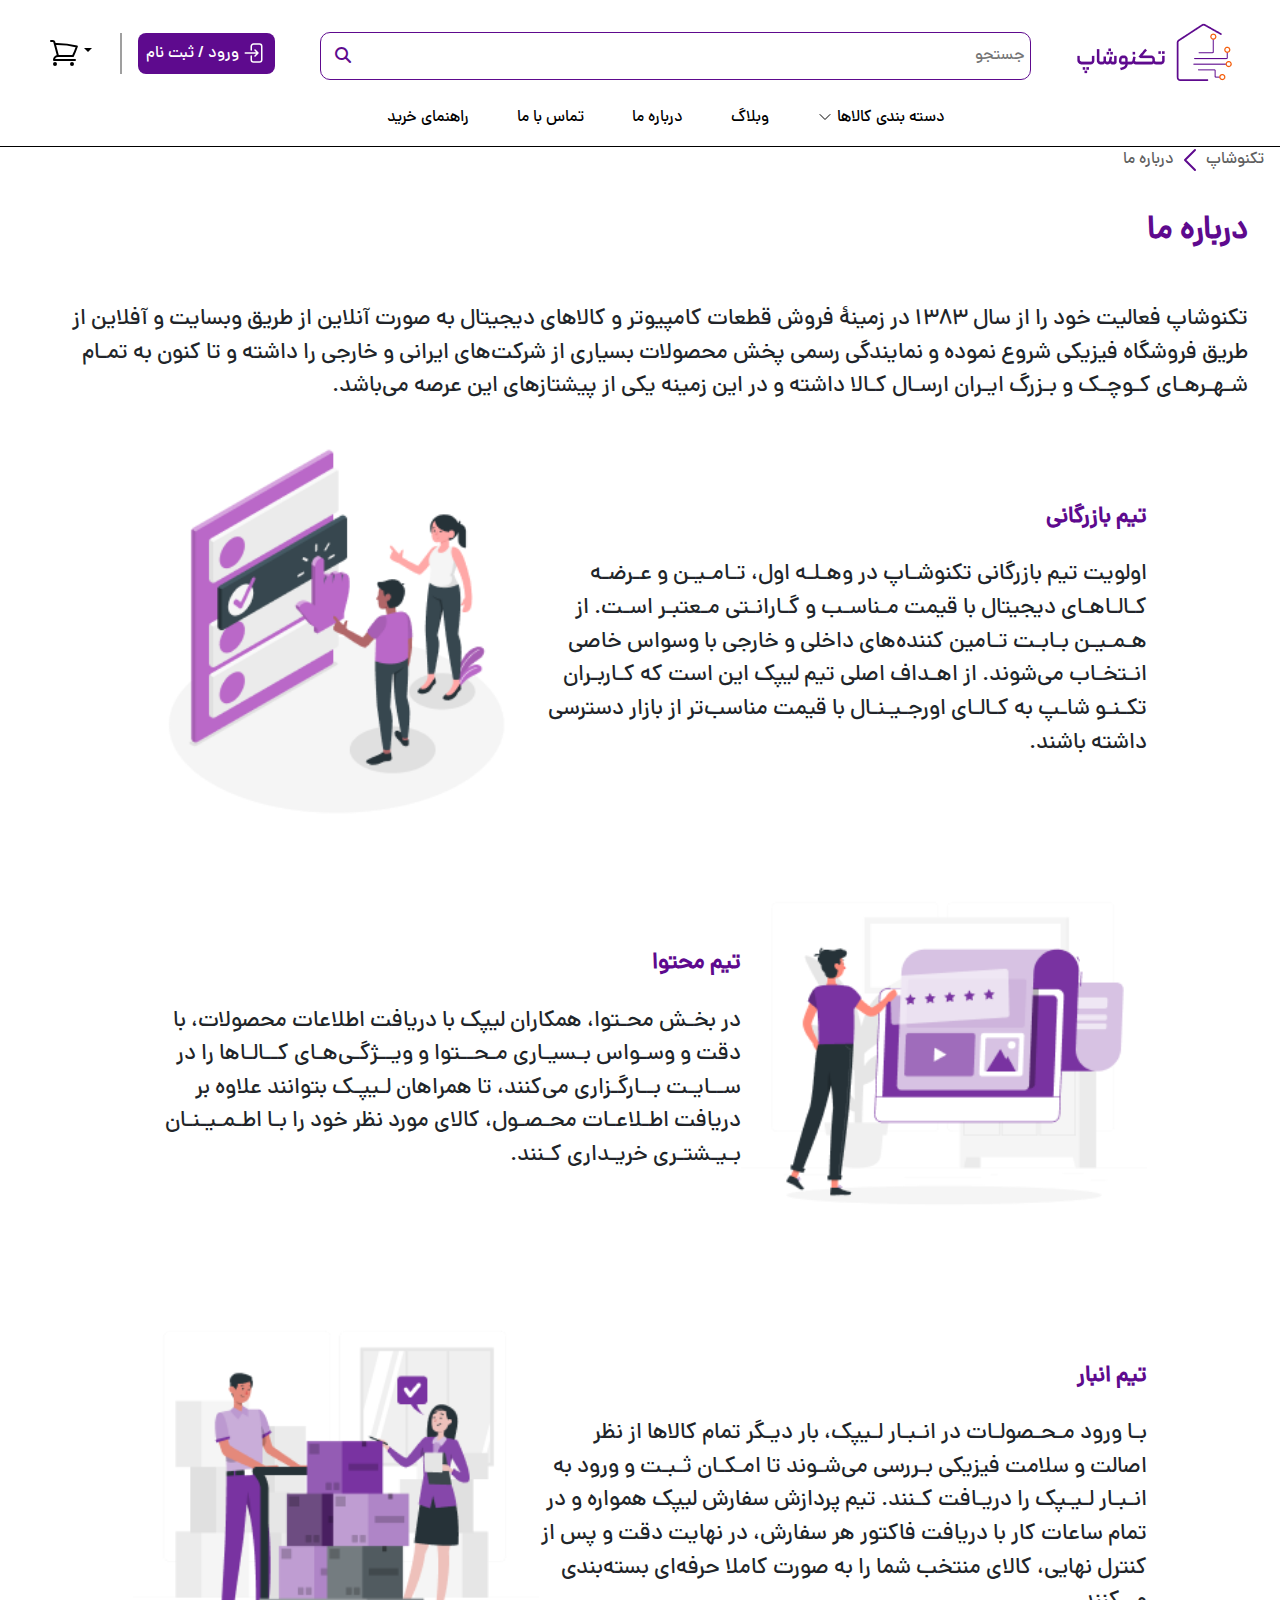
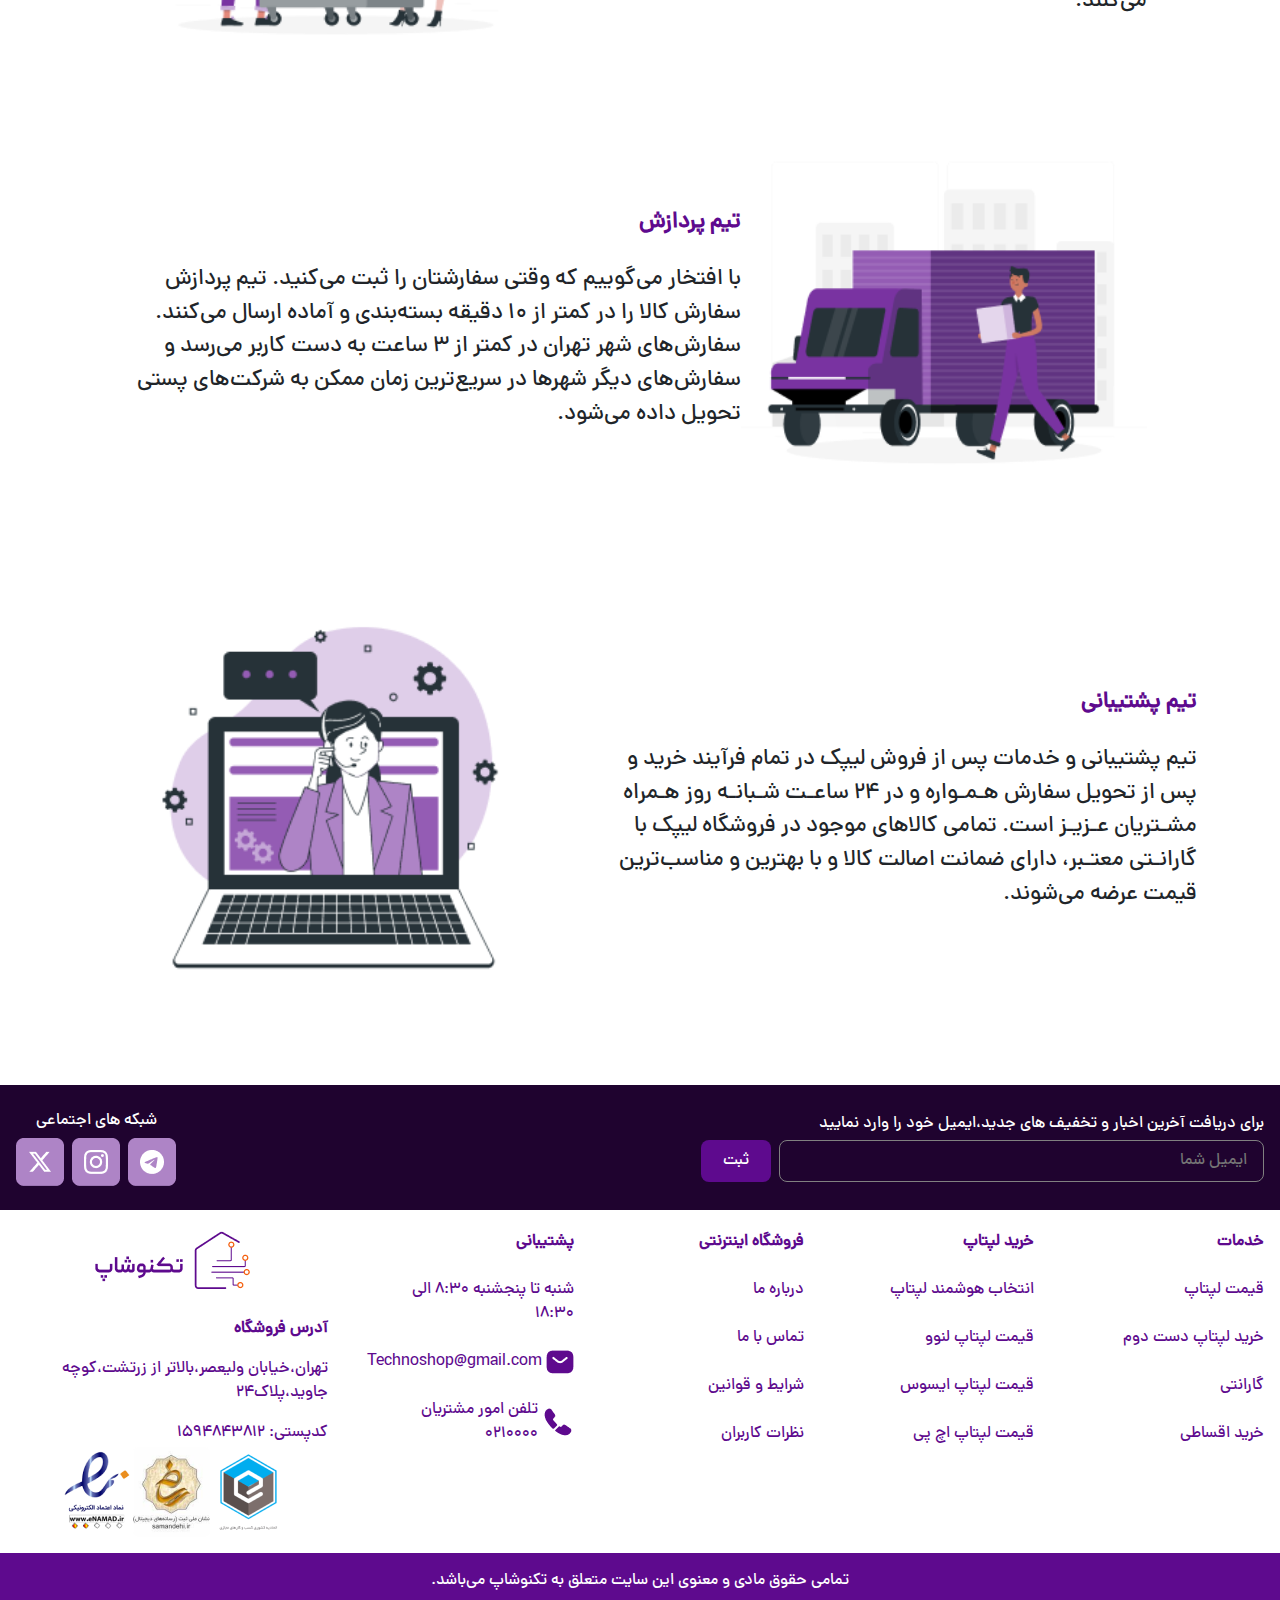
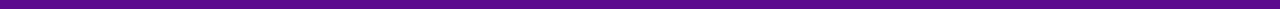
<file: about.html>
<!DOCTYPE html>
<html lang="en">

<head>
    <meta charset="UTF-8">
    <meta name="viewport" content="width=device-width, initial-scale=1.0">
    <title>about</title>
    <link rel="stylesheet" href="style.css">
    <link rel="stylesheet" href="css/bootstrap.rtl.min.css">
    <link rel="stylesheet" href="https://cdnjs.cloudflare.com/ajax/libs/font-awesome/6.7.1/css/all.min.css">
    <link rel="stylesheet" href="fontawesome-free-6.6.0-web/css/all.css">
    <link rel="stylesheet" href="shopping.css">
    <link rel="stylesheet" href="product.css">
    <link rel="stylesheet" href="contact.css">
    <link rel="stylesheet" href="about.css">

    <script src="js/bootstrap.bundle.min.js"></script>
</head>

<body>
    <!-- ------------------------ My icons ------------------------ -->
    <svg class="d-none">
        <symbol id="shopping-cart" xmlns="http://www.w3.org/2000/svg" fill="none" viewBox="0 0 24 24" stroke-width="1.5"
            stroke="currentColor">
            <path stroke-linecap="round" stroke-linejoin="round"
                d="M2.25 3h1.386c.51 0 .955.343 1.087.835l.383 1.437M7.5 14.25a3 3 0 0 0-3 3h15.75m-12.75-3h11.218c1.121-2.3 2.1-4.684 2.924-7.138a60.114 60.114 0 0 0-16.536-1.84M7.5 14.25 5.106 5.272M6 20.25a.75.75 0 1 1-1.5 0 .75.75 0 0 1 1.5 0Zm12.75 0a.75.75 0 1 1-1.5 0 .75.75 0 0 1 1.5 0Z" />
        </symbol>
        <symbol id="enter" xmlns="http://www.w3.org/2000/svg" fill="none" viewBox="0 0 24 24" stroke-width="1.5"
            stroke="currentColor">
            <path stroke-linecap="round" stroke-linejoin="round"
                d="M8.25 9V5.25A2.25 2.25 0 0 1 10.5 3h6a2.25 2.25 0 0 1 2.25 2.25v13.5A2.25 2.25 0 0 1 16.5 21h-6a2.25 2.25 0 0 1-2.25-2.25V15M12 9l3 3m0 0-3 3m3-3H2.25" />
        </symbol>
        <symbol id="search" xmlns="http://www.w3.org/2000/svg" fill="none" viewBox="0 0 24 24" stroke-width="1.5"
            stroke="currentColor">
            <path stroke-linecap="round" stroke-linejoin="round"
                d="m21 21-5.197-5.197m0 0A7.5 7.5 0 1 0 5.196 5.196a7.5 7.5 0 0 0 10.607 10.607Z" />
        </symbol>
        <symbol id="chevron-down" xmlns="http://www.w3.org/2000/svg" fill="none" viewBox="0 0 24 24" stroke-width="1.5"
            stroke="currentColor">
            <path stroke-linecap="round" stroke-linejoin="round" d="m19.5 8.25-7.5 7.5-7.5-7.5" />
        </symbol>
        <symbol id="user" xmlns="http://www.w3.org/2000/svg" viewBox="0 0 448 512">
            <path
                d="M224 256A128 128 0 1 0 224 0a128 128 0 1 0 0 256zm-45.7 48C79.8 304 0 383.8 0 482.3C0 498.7 13.3 512 29.7 512l388.6 0c16.4 0 29.7-13.3 29.7-29.7C448 383.8 368.2 304 269.7 304l-91.4 0z" />
        </symbol>
        <symbol id="chevron-left" xmlns="http://www.w3.org/2000/svg" fill="none" viewBox="0 0 24 24" stroke-width="1.5"
            stroke="currentColor">
            <path stroke-linecap="round" stroke-linejoin="round" d="M15.75 19.5 8.25 12l7.5-7.5" />
        </symbol>
        <symbol id="heart" xmlns="http://www.w3.org/2000/svg" fill="none" viewBox="0 0 24 24" stroke-width="1.5"
            stroke="currentColor">
            <path stroke-linecap="round" stroke-linejoin="round"
                d="M21 8.25c0-2.485-2.099-4.5-4.688-4.5-1.935 0-3.597 1.126-4.312 2.733-.715-1.607-2.377-2.733-4.313-2.733C5.1 3.75 3 5.765 3 8.25c0 7.22 9 12 9 12s9-4.78 9-12Z" />
        </symbol>
        <symbol id="mobile" xmlns="http://www.w3.org/2000/svg" fill="none" viewBox="0 0 24 24" stroke-width="1.5"
            stroke="currentColor">
            <path stroke-linecap="round" stroke-linejoin="round"
                d="M10.5 1.5H8.25A2.25 2.25 0 0 0 6 3.75v16.5a2.25 2.25 0 0 0 2.25 2.25h7.5A2.25 2.25 0 0 0 18 20.25V3.75a2.25 2.25 0 0 0-2.25-2.25H13.5m-3 0V3h3V1.5m-3 0h3m-3 18.75h3" />
        </symbol>




    </svg>
    <!-- ------------------------ modal ------------------------ -->
    <div class="modal fade" id="modal-login" aria-hidden="true" tabindex="-1" role="dialog">
        <div class="modal-dialog">
            <div class="modal-content">
                <div class="modal-header justify-content-around">
                    <img src="Pic/Group 61493(1).png" alt="">
                </div>
                <div class="modal-body d-flex flex-column align-items-center" style="color: #945CB4;">
                    ورود/ثبت نام
                </div>
                <div style="direction: rtl;" class="ms-4">
                    شماره موبایل خود را وارد کنید
                </div>
                <div class="align-items-center d-flex justify-content-around">
                    <div class="input-icons-m">
                        <input class="input-field-m" type="text" placeholder="09XXXXXXXXX">
                        <i class="fa-regular fa-user icon-m"></i>
                    </div>
                </div>
                <div style="direction: rtl;" class="ms-4 mt-2">
                    <input type="checkbox">
                    <span>با ورود و ثبت‌نام در سایت، با </span>
                    <span style="color: #5E0A8E;">قوانین تکنوشاپ</span>
                    <span>موافقت می کنم.</span>
                </div>
                <a href="account.html">
                    <button id="button-login">
                        تایید
                    </button>
                </a>
            </div>
        </div>
    </div>
    <!-- ------------------------ header ------------------------ -->
    <header class="d-none d-md-block">
        <div class="d-flex justify-content-between ps-5 pt-3 pe-5 align-items-center gap-3 gap-xl-0">
            <div class="d-flex gap-3">
                <a class="ps-4 pt-1 dropdown-toggle" data-bs-toggle="dropdown" style="border-right:solid 2px #9F9F9F;"
                    href="">
                    <svg style="width: 2rem; height: 2rem;">
                        <use xlink:href="#shopping-cart"></use>
                    </svg>
                </a>
                <div class="dropdown-menu" id="sabad-menu" style="direction: rtl;">
                    <div class="dropdown-item" style="direction: rtl; color: #404040;">
                        <span>2 کالا</span>
                    </div>
                    <div class="dropdown-item d-flex gap-2">
                        <div class="d-flex flex-column justify-content-between">
                            <img src="Pic/sabad-1.png" alt="">
                            <img src="Pic/count.png" alt="">
                        </div>
                        <div class="d-flex flex-column gap-1" id="sabad-tx">
                            <strong>لپ تاپ 13.3 اینچی اپل<br> مدل MacBook Air MGN63 2020</strong>
                            <div class="gap-2">
                                <img src="Pic/Ellipse-gray.png" alt="">
                                <span>خاکستری</span>
                            </div>
                            <div class="gap-2">
                                <img src="Pic/truck-icon.png" alt="">
                                <span>ارسال تکنوشاپ</span>
                            </div>
                            <div class="gap-2">
                                <img src="Pic/verify-icon.png" alt="">
                                <span>گارانتی یکساله تکنو</span>
                            </div>
                            <div class="gap-2">
                                <strong>50،500،000</strong>
                                <span>تومان</span>
                            </div>
                        </div>
                    </div>
                    <div class="dropdown-divider"></div>
                    <div class="dropdown-item d-flex gap-2">
                        <div class="d-flex flex-column justify-content-between">
                            <img src="Pic/sabad-2.png" alt="">
                            <img src="Pic/count.png" alt="">
                        </div>
                        <div class="d-flex flex-column gap-1" id="sabad-tx">
                            <strong>کیف محافظ لپ تاپ 13.3 اینچی اپل<br> به همراه کیف شارژر مجزا</strong>
                            <div class="gap-2">
                                <img src="Pic/Ellipse-blue.png" alt="">
                                <span>آبی</span>
                            </div>
                            <div class="gap-2">
                                <img src="Pic/truck-icon.png" alt="">
                                <span>ارسال تکنوشاپ</span>
                            </div>
                            <div class="gap-2">
                                <img src="Pic/verify-icon.png" alt="">
                                <span>گارانتی یکساله تکنو</span>
                            </div>
                            <div class="gap-2">
                                <strong>990،000</strong>
                                <span>تومان</span>
                            </div>
                        </div>
                    </div>
                    <div class="dropdown-divider"></div>
                    <div class="dropdown-item d-flex justify-content-between">
                        <div class="d-flex flex-column justify-content-between">
                            <span style="color: #404040;">مبلغ قابل پرداخت</span>
                            <div class="gap-2">
                                <strong>51،490،000</strong>
                                <span>تومان</span>
                            </div>
                        </div>
                        <a href="shopping.html">
                            <img src="Pic/Button-sabad.png" alt="">
                        </a>
                    </div>
                </div>
                <button style="background-color: #5E0A8E !important; color: white;" class="login" data-bs-toggle="modal"
                    data-bs-target="#modal-login">
                    ورود / ثبت نام
                    <svg style="width: 1.5rem; height: 1.5rem;">
                        <use xlink:href="#enter"></use>
                    </svg>
                </button>
            </div>
            <div class="input-icons mt-3">
                <i class="fa fa-search icon"></i>
                <input class="input-field" type="text" placeholder="جستجو">
            </div>
            <div>
                <img src="Pic/Group 61493(1).png" alt="Logo">
            </div>
        </div>
        <div class="d-flex justify-content-center gap-5 w-100 mt-2 nav-menu p-2 mb-2">
            <a href="#">راهنمای خرید</a>
            <a href="contact.html">تماس با ما</a>
            <a href="about.html">درباره ما</a>
            <a href="blog.html">وبلاگ</a>
            <a href="#" data-bs-toggle="dropdown">
                <svg style="width: 1rem; height: 1rem;">
                    <use xlink:href="#chevron-down"></use>
                </svg>
                <span>
                    دسته بندی کالاها
                </span>
            </a>
            <!-- ---------- dropdown-items -------------- -->
            <div class="dropdown-menu" id="daste-menu">
                <div id="mobile-sub" class="dropdown-item">
                    <a href="#">
                        <span>موبایل</span>
                        <img src="Pic/mobile-icon.png" alt="">
                    </a>
                    <!-- ---------- sub-menu -------------- -->
                    <div class="sub-menu bg-white d-flex flex-column">
                        <div class="d-flex gap-1">
                            <img src="Pic/mobile-icon.png" alt="">
                            <span>موبایل</span>
                        </div>
                        <div class="d-flex gap-1">
                            <img src="Pic/devices-icon.png" alt="">
                            <span style="color: #5E0A8E;">لوازم جانبی موبایل</span>
                        </div>
                        <div class="d-flex flex-column">
                            <div><strong>همه محصولات موبایل</strong></div>
                            <div class="d-flex gap-3">
                                <div
                                    class="d-flex shadow p-2 flex-column align-content-center align-items-center justify-content-center">
                                    <img src="Pic/sub-menu-1.png" alt="">
                                    <span>گلس محافظ و کاور</span>
                                </div>
                                <div
                                    class="d-flex shadow p-2 flex-column align-content-center align-items-center justify-content-center">
                                    <img src="Pic/sub-menu-2.png" alt="">
                                    <span>شارژر و کابل</span>
                                </div>
                                <div
                                    class="d-flex shadow p-2 flex-column align-content-center align-items-center justify-content-center">
                                    <img src="Pic/sub-menu-3.png" alt="">
                                    <span>نگهدارنده موبایل</span>
                                </div>
                                <div
                                    class="d-flex shadow p-2 flex-column align-content-center align-items-center justify-content-center">
                                    <img src="Pic/sub-menu-4.png" alt="">
                                    <span>ساعت هوشمند و ایرپاد</span>
                                </div>
                            </div>
                        </div>
                    </div>
                </div>
                <div class="dropdown-divider"></div>
                <a class="dropdown-item" href="product.html">
                    <span>لپتاپ و کامپیوتر</span>
                    <img src="Pic/monitor-icon.png" alt="">
                </a>
                <div class="dropdown-divider"></div>
                <a class="dropdown-item" href="#">
                    <span>تبلت</span>
                    <img src="Pic/tablet-icon.png" alt="">
                </a>
                <div class="dropdown-divider"></div>
                <a class="dropdown-item" href="#">
                    <span>ساعت هوشمند</span>
                    <img src="Pic/watch-icon.png" alt="">
                </a>
                <div class="dropdown-divider"></div>
                <a class="dropdown-item" href="#">
                    <span>دوربین</span>
                    <img src="Pic/camera-icon.png" alt="">
                </a>
                <div class="dropdown-divider"></div>
                <a class="dropdown-item" href="#">
                    <span>محصولات گیمینگ</span>
                    <img src="Pic/game-icon.png" alt="">
                </a>
                <div class="dropdown-divider"></div>
                <a class="dropdown-item" href="#">
                    <span>اینترنت</span>
                    <img src="Pic/data-icon.png" alt="">
                </a>
                <div class="dropdown-divider"></div>
                <a class="dropdown-item" href="#">
                    <span>تجهیزات جانبی</span>
                    <img src="Pic/devices-icon.png" alt="">
                </a>
            </div>
        </div>
    </header>
    <!-- ------------------------ header-mobile ------------------------ -->
    <div class="d-flex d-md-none flex-column align-content-center align-items-center p-3 header-mobile">
        <div class="input-icons mt-3 w-100">
            <i class="fa fa-search icon"></i>
            <input class="input-field" type="text" placeholder="جستجو">
        </div>
        <div class="flex-column d-flex">
            <img src="Pic/Group 61493(1).png" alt="">
            <div class="d-flex gap-4">
                <a href="blog.html">وبلاگ</a>
                <a href="about.html">درباره ما</a>
                <a href="contact.html">تماس با ما</a>
                <a href="#">راهنمای خرید</a>
            </div>

        </div>
    </div>
    <!-- ------------------------ dastebandi ------------------------ -->
    <div class="d-flex align-items-center p-3 sec-dastebandi">
        <span>تکنوشاپ</span>
        <svg style="width: 2rem; height: 2rem; color: #5E0A8E;">
            <use xlink:href="#chevron-left"></use>
        </svg>
        <span>درباره ما</span>
    </div>
    <!-- ------------------------ badane ------------------------ -->
    <div class="d-flex p-3" style="direction: rtl;">
        <strong class="tx-contact ps-3">درباره ما</strong>
    </div>
    <div class="d-flex p-3" style="direction: rtl;">
        <div class="d-flex flex-column p-3 w-100 gap-4">
            <span class="tx-about">تکنوشاپ فعالیت خود را از سال 1383 در زمینۀ فروش قطعات کامپیوتر و کالاهای دیجیتال به
                صورت آنلاین از
                طریق وبسایت و آفلاین از طریق فروشگاه فیزیکی شروع نموده و نمایندگی رسمی پخش محصولات بسیاری از شرکت‌های
                ایرانی و خارجی را داشته و تا کنون به تمـام شـهـرهـای کـوچـک و بـزرگ ایـران ارسـال کـالا داشته و در این
                زمینه یکی از پیشتازهای این عرصه می‌باشد.
            </span>
            <div class="d-flex align-items-center justify-content-center">
                <div class="d-flex flex-column gap-4 col-6">
                    <strong class="tx-about-titr">تیم بازرگانی</strong>
                    <span class="tx-about">اولویت تیم بازرگانی تکنوشـاپ در وهـلـه اول، تـامـیـن و عـرضـه کـالـاهـای
                        دیجیتال با قیمت
                        مـناسـب و گـارانـتی مـعتبـر اسـت. از هـمـیـن بـابـت تـامین کننده‌های داخلی و خارجی با وسواس خاصی
                        انـتخـاب می‌شوند. از اهـداف اصلی تیم لیپک این است که کـاربـران تکـنـو شاـپ به کـالـای
                        اورجـیـنـال با قیمت مناسب‌تر از بازار دسترسی داشته باشند.
                    </span>
                </div>
                <img class="col-4" src="Pic/about-1.png" alt="">
            </div>
            <div class="d-flex align-items-center justify-content-center">
                <img class="col-4" src="Pic/about-2.png" alt="">
                <div class="d-flex flex-column gap-4 col-6">
                    <strong class="tx-about-titr">تیم محتوا</strong>
                    <span class="tx-about">در بخـش محـتوا، همکاران لیپک با دریافت اطلاعات محصولات، با دقت و وسـواس
                        بـسیـاری مـحــتوا و
                        ویــژگـی‌هـای کــالـاها را در ســایـت بــارگـزاری می‌کنند، تا همراهان لـیپـک بتوانند علاوه بر
                        دریافت اطـلاعـات محـصـول، کالای مورد نظر خود را بـا اطـمـیـنـان بـیـشتـری خریـداری کـنند.
                    </span>
                </div>
            </div>
            <div class="d-flex align-items-center justify-content-center">
                <div class="d-flex flex-column gap-4 col-6">
                    <strong class="tx-about-titr">تیم انبار</strong>
                    <span class="tx-about">بـا ورود مـحـصولـات در انـبـار لـیپک، بار دیـگر تمام کالاها از نظر اصالت و
                        سلامت فیزیکی بـررسی
                        می‌شـوند تا امـکـان ثـبـت و ورود به انـبـار لـیـپک را دریـافت کـنند. تیم پردازش سفارش لیپک
                        همواره و در تمام ساعات کار با دریافت فاکتور هر سفارش، در نهایت دقت و پس از کنترل نهایی، کالای
                        منتخب شما را به صورت کاملا حرفه‌ای بسته‌بندی می‌کنند.
                    </span>
                </div>
                <img class="col-4" src="Pic/about-3.png" alt="">
            </div>
            <div class="d-flex align-items-center justify-content-center">
                <img class="col-4" src="Pic/about-4.png" alt="">
                <div class="d-flex flex-column gap-4 col-6">
                    <strong class="tx-about-titr">تیم پردازش</strong>
                    <span class="tx-about">با افتخار می‌گوییم که وقتی سفارشتان را ثبت می‌کنید. تیم پردازش سفارش کالا را
                        در کمتر از ۱۰
                        دقیقه بسته‌بندی و آماده ارسال می‌کنند. سفارش‌های شهر تهران در کمتر از ۳ ساعت به دست کاربر می‌رسد
                        و سفارش‌های دیگر شهرها در سریع‌ترین زمان ممکن به شرکت‌های پستی تحویل داده می‌شود.
                    </span>
                </div>
            </div>
            <div class="d-flex align-items-center justify-content-center">
                <div class="d-flex flex-column gap-4 col-6">
                    <strong class="tx-about-titr">تیم پشتیبانی</strong>
                    <span class="tx-about">تیم پشتیبانی و خدمات پس از فروش لیپک در تمام فرآیند خرید و پس از تحویل سفارش
                        هـمـواره و در ۲۴
                        ساعـت شـبانـه روز هـمراه مشـتریان عـزیـز است. تمامی کالا‌های موجود در فروشگاه لیپک با گارانـتی
                        معتـبر، دارای ضمانت اصالت کالا و با بهترین و مناسب‌ترین قیمت عرضه می‌شوند.
                    </span>
                </div>
                <img class="col-5" src="Pic/about-5.png" alt="">
            </div>
        </div>
    </div>
    <!-- ------------------------ section11 ------------------------ -->
    <div class="d-flex ps-3 pt-4 pb-4 pe-3 w-100 section11 align-items-center">
        <div class="justify-content-between align-items-center d-flex flex-column flex-md-row w-100 gap-2 gap-md-0">
            <div class="d-flex flex-column gap-1 col-md-8">
                <span style="color: white;" class="col-md-12">برای دریافت آخرین اخبار و تخفیف های جدید،ایمیل خود را وارد
                    نمایید</span>
                <div class="d-flex gap-2 col-md-12">
                    <input class="input-email col-md-7" type="text" placeholder="ایمیل شما">
                    <button class="button-sabt col-md-1">
                        ثبت
                    </button>
                </div>
            </div>
            <div class="d-flex flex-column gap-1 align-items-center justify-content-center">
                <span style="color: white;" class="">شبکه های اجتماعی</span>
                <div class="">
                    <img src="Pic/insta.png" alt="">
                </div>
            </div>
        </div>
    </div>
    <!-- ------------------------ footer ------------------------ -->
    <div class="d-flex p-3 w-100 flex-column mt-1">
        <div class="footer align-items-center justify-content-between d-flex flex-column-reverse flex-md-row w-100">
            <div class="d-none d-md-flex gap-5 col-md-7">
                <div class="flex-column d-flex gap-4 col-md-3">
                    <strong>خدمات</strong>
                    <a href="product.html" style="color: #5E0A8E !important;">قیمت لپتاپ</a>
                    <span>خرید لپتاپ دست دوم</span>
                    <span>گارانتی</span>
                    <span>خرید اقساطی</span>
                </div>
                <div class="flex-column d-flex gap-4 col-md-3">
                    <strong>خرید لپتاپ</strong>
                    <span>انتخاب هوشمند لپتاپ</span>
                    <span>قیمت لپتاپ لنوو</span>
                    <span>قیمت لپتاپ ایسوس</span>
                    <span>قیمت لپتاپ اچ پی</span>
                </div>
                <div class="flex-column d-flex gap-4 col-md-3">
                    <strong>فروشگاه اینترنتی</strong>
                    <a href="about.html" style="color: #5E0A8E !important;">درباره ما</a>
                    <a href="contact.html" style="color: #5E0A8E !important;">تماس با ما</a>
                    <span>شرایط و قوانین</span>
                    <span>نظرات کاربران</span>
                </div>
                <div class="flex-column d-flex gap-4 col-md-3">
                    <strong>پشتیبانی</strong>
                    <span>شنبه تا پنجشنبه 8:30 الی 18:30</span>
                    <div class="d-flex gap-1 align-items-center">
                        <img src="Pic/mail-icon.png" alt="">
                        <span>Technoshop@gmail.com</span>
                    </div>
                    <div class="d-flex gap-1 align-items-center">
                        <img src="Pic/call-icon.png" alt="">
                        <span>تلفن امور مشتریان <br> 0210000</span>
                    </div>
                </div>
            </div>
            <div class="d-flex flex-column gap-4 col-md-3">
                <div class="d-flex align-items-center justify-content-center">
                    <img src="Pic/Group 61493(1).png" alt="">
                </div>
                <div class="d-flex flex-column gap-3">
                    <strong>آدرس فروشگاه</strong>
                    <span>تهران،خیابان ولیعصر،بالاتر از زرتشت،کوچه جاوید،پلاک24</span>
                    <span>کدپستی: 1594843812</span>
                </div>
            </div>
        </div>
        <!-- mobile -->
        <div class="d-flex d-md-none flex-column gap-5 align-items-center justify-content-around footer">
            <div class="w-100 d-flex align-items-center justify-content-center">
                <div class="flex-column d-flex gap-4 col-6">
                    <strong>خدمات</strong>
                    <span>قیمت لپتاپ</span>
                    <span>خرید لپتاپ دست دوم</span>
                    <span>گارانتی</span>
                    <span>خرید اقساطی</span>
                </div>
                <div class="flex-column d-flex gap-4 col-6">
                    <strong>خرید لپتاپ</strong>
                    <span>انتخاب هوشمند لپتاپ</span>
                    <span>قیمت لپتاپ لنوو</span>
                    <span>قیمت لپتاپ ایسوس</span>
                    <span>قیمت لپتاپ اچ پی</span>
                </div>
            </div>
            <div class="w-100 d-flex justify-content-around align-items-center">
                <div class="flex-column d-flex gap-4 col-6">
                    <strong>فروشگاه اینترنتی</strong>
                    <span>درباره ما</span>
                    <span>تماس با ما</span>
                    <span>شرایط و قوانین</span>
                    <span>نظرات کاربران</span>
                </div>
                <div class="flex-column d-flex gap-4 col-6">
                    <strong>پشتیبانی</strong>
                    <span>شنبه تا پنجشنبه 8:30 الی 18:30</span>
                    <div class="d-flex gap-1 align-items-center">
                        <img src="Pic/mail-icon.png" alt="">
                        <span>Technoshop@gmail.com</span>
                    </div>
                    <div class="d-flex gap-1 align-items-center">
                        <img src="Pic/call-icon.png" alt="">
                        <span>تلفن امور مشتریان <br> 0210000</span>
                    </div>
                </div>
            </div>
        </div>
        <!-- --------- -->
        <div class="d-flex img-footer col-md-3 justify-content-center">
            <img src="Pic/foot-pic-1.png" alt="">
            <img src="Pic/foot-pic-2.png" alt="">
            <img src="Pic/foot-pic-3.png" alt="">
        </div>
    </div>
    <div class="d-flex justify-content-center p-3 align-items-center m-3 m-md-0 last-item footer-sec"
        style="background-color: #5E0A8E; color: white; direction: rtl;">
        تمامی حقوق مادی و معنوی این سایت متعلق به تکنوشاپ می‌باشد.
    </div>
    <!-- ------------------------ mobile footer ------------------------ -->
    <div class="d-flex d-sm-none justify-content-around align-items-center footer-mobile sec-footer-m w-100">
        <a href="index.html" class="p-2">
            <div
                class="d-flex flex-column justify-content-center icons-mobile-footer align-content-center align-items-center">
                <img src="Pic/home-mobile.png" alt="">
                <span style="color: #7933A1;">خانه</span>
            </div>
        </a>
        <button class="p-2" data-bs-toggle="offcanvas" data-bs-target="#offcanvasRight"
            style="background-color: white !important;">
            <div
                class="d-flex flex-column justify-content-center icons-mobile-footer align-content-center align-items-center">
                <img src="Pic/category-mobile.png" alt="">
                <span style="color: #858181;">دسته بندی</span>
            </div>
        </button>
        <a href="shopping.html" class="p-2">
            <div
                class="d-flex flex-column justify-content-center icons-mobile-footer align-content-center align-items-center">
                <img src="Pic/shopping-cart-mobile.png" alt="">
                <span style="color: #858181;">سبد خرید</span>
            </div>
        </a>
        <a href="account.html" class="p-2">
            <div
                class="d-flex flex-column justify-content-center icons-mobile-footer align-content-center align-items-center">
                <img src="Pic/vorood-mobile.png" alt="">
                <span style="color: #858181;">ورود</span>
            </div>
        </a>
    </div>
    <div class="offcanvas offcanvas-start" id="offcanvasRight" style="direction: rtl;">
        <div class="offcanvas-header align-items-center d-flex border-bottom">
            <img src="Pic/Group 61493(1).png" alt="">
            <button type="button" class="btn-close text-reset" data-bs-dismiss="offcanvas" aria-label="Close"></button>
        </div>
        <div class="offcanvas-body">
            <strong>دسته بندی ها</strong>
            <div class="d-flex flex-column gap-4 mt-3">
                <a href="#" class="d-flex align-items-center gap-1 border-bottom pb-2">
                    <img src="Pic/mobile-icon.png" alt="">
                    <span>موبایل</span>
                </a>
                <a href="product.html" class="d-flex align-items-center gap-1 border-bottom pb-2">
                    <img src="Pic/monitor-icon.png" alt="">
                    <span>لپتاپ و کامپیوتر</span>
                </a>
                <a href="#" class="d-flex align-items-center gap-1 border-bottom pb-2">
                    <img src="Pic/tablet-icon.png" alt="">
                    <span>تبلت</span>
                </a>
                <a href="#" class="d-flex align-items-center gap-1 border-bottom pb-2">
                    <img src="Pic/watch-icon.png" alt="">
                    <span>ساعت هوشمند</span>
                </a>
                <a href="#" class="d-flex align-items-center gap-1 border-bottom pb-2">
                    <img src="Pic/camera-icon.png" alt="">
                    <span>دوربین</span>
                </a>
                <a href="#" class="d-flex align-items-center gap-1 border-bottom pb-2">
                    <img src="Pic/game-icon.png" alt="">
                    <span>محصولات گیمینگ</span>
                </a>
                <a href="#" class="d-flex align-items-center gap-1 border-bottom pb-2">
                    <img src="Pic/data-icon.png" alt="">
                    <span>اینترنت</span>
                </a>
                <a href="#" class="d-flex align-items-center gap-1">
                    <img src="Pic/devices-icon.png" alt="">
                    <span>تجهیزات جانبی</span>
                </a>
            </div>
        </div>
    </div>
</body>

</html>
</file>
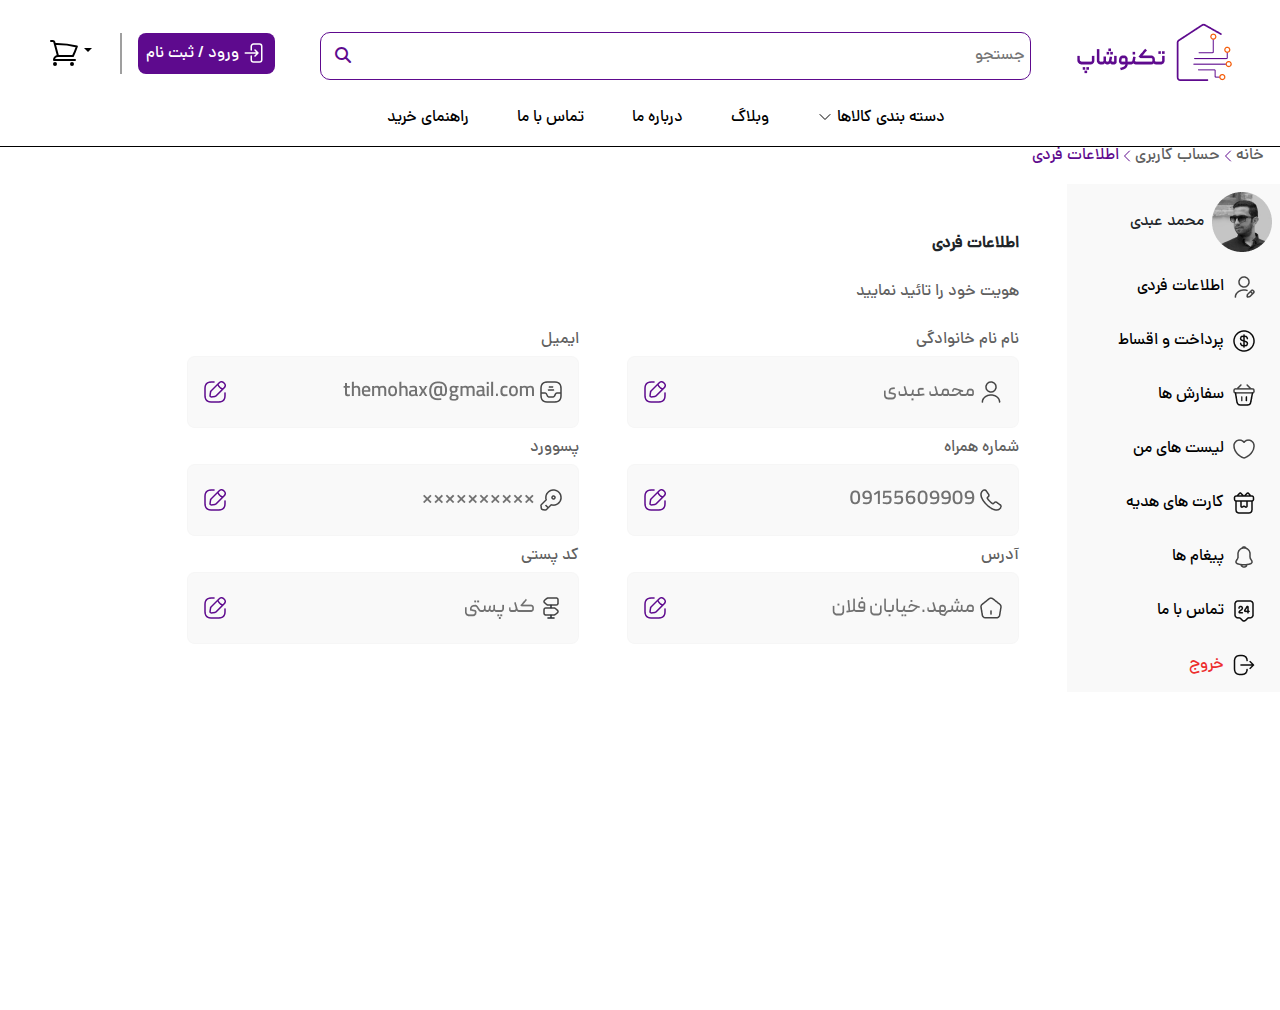
<file: account.html>
<!DOCTYPE html>
<html lang="en">

<head>
    <meta charset="UTF-8">
    <meta name="viewport" content="width=device-width, initial-scale=1.0">
    <title>Account</title>
    <link rel="stylesheet" href="style.css">
    <link rel="stylesheet" href="css/bootstrap.rtl.min.css">
    <link rel="stylesheet" href="https://cdnjs.cloudflare.com/ajax/libs/font-awesome/6.7.1/css/all.min.css">
    <link rel="stylesheet" href="fontawesome-free-6.6.0-web/css/all.css">
    <link rel="stylesheet" href="product.css">
    <link rel="stylesheet" href="detail-product.css">
    <link rel="stylesheet" href="account.css">

    <script src="js/bootstrap.bundle.min.js"></script>
</head>

<body>
    <!-- ------------------------ My icons ------------------------ -->
    <svg class="d-none">
        <symbol id="shopping-cart" xmlns="http://www.w3.org/2000/svg" fill="none" viewBox="0 0 24 24" stroke-width="1.5"
            stroke="currentColor">
            <path stroke-linecap="round" stroke-linejoin="round"
                d="M2.25 3h1.386c.51 0 .955.343 1.087.835l.383 1.437M7.5 14.25a3 3 0 0 0-3 3h15.75m-12.75-3h11.218c1.121-2.3 2.1-4.684 2.924-7.138a60.114 60.114 0 0 0-16.536-1.84M7.5 14.25 5.106 5.272M6 20.25a.75.75 0 1 1-1.5 0 .75.75 0 0 1 1.5 0Zm12.75 0a.75.75 0 1 1-1.5 0 .75.75 0 0 1 1.5 0Z" />
        </symbol>
        <symbol id="enter" xmlns="http://www.w3.org/2000/svg" fill="none" viewBox="0 0 24 24" stroke-width="1.5"
            stroke="currentColor">
            <path stroke-linecap="round" stroke-linejoin="round"
                d="M8.25 9V5.25A2.25 2.25 0 0 1 10.5 3h6a2.25 2.25 0 0 1 2.25 2.25v13.5A2.25 2.25 0 0 1 16.5 21h-6a2.25 2.25 0 0 1-2.25-2.25V15M12 9l3 3m0 0-3 3m3-3H2.25" />
        </symbol>
        <symbol id="search" xmlns="http://www.w3.org/2000/svg" fill="none" viewBox="0 0 24 24" stroke-width="1.5"
            stroke="currentColor">
            <path stroke-linecap="round" stroke-linejoin="round"
                d="m21 21-5.197-5.197m0 0A7.5 7.5 0 1 0 5.196 5.196a7.5 7.5 0 0 0 10.607 10.607Z" />
        </symbol>
        <symbol id="chevron-down" xmlns="http://www.w3.org/2000/svg" fill="none" viewBox="0 0 24 24" stroke-width="1.5"
            stroke="currentColor">
            <path stroke-linecap="round" stroke-linejoin="round" d="m19.5 8.25-7.5 7.5-7.5-7.5" />
        </symbol>
        <symbol id="user" xmlns="http://www.w3.org/2000/svg" viewBox="0 0 448 512">
            <path
                d="M224 256A128 128 0 1 0 224 0a128 128 0 1 0 0 256zm-45.7 48C79.8 304 0 383.8 0 482.3C0 498.7 13.3 512 29.7 512l388.6 0c16.4 0 29.7-13.3 29.7-29.7C448 383.8 368.2 304 269.7 304l-91.4 0z" />
        </symbol>
        <symbol id="chevron-left" xmlns="http://www.w3.org/2000/svg" fill="none" viewBox="0 0 24 24" stroke-width="1.5"
            stroke="currentColor">
            <path stroke-linecap="round" stroke-linejoin="round" d="M15.75 19.5 8.25 12l7.5-7.5" />
        </symbol>
        <symbol id="heart" xmlns="http://www.w3.org/2000/svg" fill="none" viewBox="0 0 24 24" stroke-width="1.5"
            stroke="currentColor">
            <path stroke-linecap="round" stroke-linejoin="round"
                d="M21 8.25c0-2.485-2.099-4.5-4.688-4.5-1.935 0-3.597 1.126-4.312 2.733-.715-1.607-2.377-2.733-4.313-2.733C5.1 3.75 3 5.765 3 8.25c0 7.22 9 12 9 12s9-4.78 9-12Z" />
        </symbol>
        <symbol id="mobile" xmlns="http://www.w3.org/2000/svg" fill="none" viewBox="0 0 24 24" stroke-width="1.5"
            stroke="currentColor">
            <path stroke-linecap="round" stroke-linejoin="round"
                d="M10.5 1.5H8.25A2.25 2.25 0 0 0 6 3.75v16.5a2.25 2.25 0 0 0 2.25 2.25h7.5A2.25 2.25 0 0 0 18 20.25V3.75a2.25 2.25 0 0 0-2.25-2.25H13.5m-3 0V3h3V1.5m-3 0h3m-3 18.75h3" />
        </symbol>




    </svg>
    <!-- ------------------------ modal ------------------------ -->
    <div class="modal fade" id="modal-login" aria-hidden="true" tabindex="-1" role="dialog">
        <div class="modal-dialog">
            <div class="modal-content">
                <div class="modal-header justify-content-around">
                    <img src="Pic/Group 61493(1).png" alt="">
                </div>
                <div class="modal-body d-flex flex-column align-items-center" style="color: #945CB4;">
                    ورود/ثبت نام
                </div>
                <div style="direction: rtl;" class="ms-4">
                    شماره موبایل خود را وارد کنید
                </div>
                <div class="align-items-center d-flex justify-content-around">
                    <div class="input-icons-m">
                        <input class="input-field-m" type="text" placeholder="09XXXXXXXXX">
                        <i class="fa-regular fa-user icon-m"></i>
                    </div>
                </div>
                <div style="direction: rtl;" class="ms-4 mt-2">
                    <input type="checkbox">
                    <span>با ورود و ثبت‌نام در سایت، با </span>
                    <span style="color: #5E0A8E;">قوانین تکنوشاپ</span>
                    <span>موافقت می کنم.</span>
                </div>
                <a href="account.html">
                    <button id="button-login">
                        تایید
                    </button>
                </a>
            </div>
        </div>
    </div>
    <!-- ------------------------ header ------------------------ -->
    <header class="d-none d-md-block">
        <div class="d-flex justify-content-between ps-5 pt-3 pe-5 align-items-center gap-3 gap-xl-0">
            <div class="d-flex gap-3">
                <a class="ps-4 pt-1 dropdown-toggle" data-bs-toggle="dropdown" style="border-right:solid 2px #9F9F9F;"
                    href="">
                    <svg style="width: 2rem; height: 2rem;">
                        <use xlink:href="#shopping-cart"></use>
                    </svg>
                </a>
                <div class="dropdown-menu" id="sabad-menu" style="direction: rtl;">
                    <div class="dropdown-item" style="direction: rtl; color: #404040;">
                        <span>2 کالا</span>
                    </div>
                    <div class="dropdown-item d-flex gap-2">
                        <div class="d-flex flex-column justify-content-between">
                            <img src="Pic/sabad-1.png" alt="">
                            <img src="Pic/count.png" alt="">
                        </div>
                        <div class="d-flex flex-column gap-1" id="sabad-tx">
                            <strong>لپ تاپ 13.3 اینچی اپل<br> مدل MacBook Air MGN63 2020</strong>
                            <div class="gap-2">
                                <img src="Pic/Ellipse-gray.png" alt="">
                                <span>خاکستری</span>
                            </div>
                            <div class="gap-2">
                                <img src="Pic/truck-icon.png" alt="">
                                <span>ارسال تکنوشاپ</span>
                            </div>
                            <div class="gap-2">
                                <img src="Pic/verify-icon.png" alt="">
                                <span>گارانتی یکساله تکنو</span>
                            </div>
                            <div class="gap-2">
                                <strong>50،500،000</strong>
                                <span>تومان</span>
                            </div>
                        </div>
                    </div>
                    <div class="dropdown-divider"></div>
                    <div class="dropdown-item d-flex gap-2">
                        <div class="d-flex flex-column justify-content-between">
                            <img src="Pic/sabad-2.png" alt="">
                            <img src="Pic/count.png" alt="">
                        </div>
                        <div class="d-flex flex-column gap-1" id="sabad-tx">
                            <strong>کیف محافظ لپ تاپ 13.3 اینچی اپل<br> به همراه کیف شارژر مجزا</strong>
                            <div class="gap-2">
                                <img src="Pic/Ellipse-blue.png" alt="">
                                <span>آبی</span>
                            </div>
                            <div class="gap-2">
                                <img src="Pic/truck-icon.png" alt="">
                                <span>ارسال تکنوشاپ</span>
                            </div>
                            <div class="gap-2">
                                <img src="Pic/verify-icon.png" alt="">
                                <span>گارانتی یکساله تکنو</span>
                            </div>
                            <div class="gap-2">
                                <strong>990،000</strong>
                                <span>تومان</span>
                            </div>
                        </div>
                    </div>
                    <div class="dropdown-divider"></div>
                    <div class="dropdown-item d-flex justify-content-between">
                        <div class="d-flex flex-column justify-content-between">
                            <span style="color: #404040;">مبلغ قابل پرداخت</span>
                            <div class="gap-2">
                                <strong>51،490،000</strong>
                                <span>تومان</span>
                            </div>
                        </div>
                        <a href="shopping.html">
                            <img src="Pic/Button-sabad.png" alt="">
                        </a>
                    </div>
                </div>
                <button style="background-color: #5E0A8E !important; color: white;" class="login" data-bs-toggle="modal"
                    data-bs-target="#modal-login">
                    ورود / ثبت نام
                    <svg style="width: 1.5rem; height: 1.5rem;">
                        <use xlink:href="#enter"></use>
                    </svg>
                </button>
            </div>
            <div class="input-icons mt-3">
                <i class="fa fa-search icon"></i>
                <input class="input-field" type="text" placeholder="جستجو">
            </div>
            <div>
                <img src="Pic/Group 61493(1).png" alt="Logo">
            </div>
        </div>
        <div class="d-flex justify-content-center gap-5 w-100 mt-2 nav-menu p-2 mb-2">
            <a href="#">راهنمای خرید</a>
            <a href="contact.html">تماس با ما</a>
            <a href="about.html">درباره ما</a>
            <a href="blog.html">وبلاگ</a>
            <a href="#" data-bs-toggle="dropdown">
                <svg style="width: 1rem; height: 1rem;">
                    <use xlink:href="#chevron-down"></use>
                </svg>
                <span>
                    دسته بندی کالاها
                </span>
            </a>
            <!-- ---------- dropdown-items -------------- -->
            <div class="dropdown-menu" id="daste-menu">
                <div id="mobile-sub" class="dropdown-item">
                    <a href="#">
                        <span>موبایل</span>
                        <img src="Pic/mobile-icon.png" alt="">
                    </a>
                    <!-- ---------- sub-menu -------------- -->
                    <div class="sub-menu bg-white d-flex flex-column">
                        <div class="d-flex gap-1">
                            <img src="Pic/mobile-icon.png" alt="">
                            <span>موبایل</span>
                        </div>
                        <div class="d-flex gap-1">
                            <img src="Pic/devices-icon.png" alt="">
                            <span style="color: #5E0A8E;">لوازم جانبی موبایل</span>
                        </div>
                        <div class="d-flex flex-column">
                            <div><strong>همه محصولات موبایل</strong></div>
                            <div class="d-flex gap-3">
                                <div
                                    class="d-flex shadow p-2 flex-column align-content-center align-items-center justify-content-center">
                                    <img src="Pic/sub-menu-1.png" alt="">
                                    <span>گلس محافظ و کاور</span>
                                </div>
                                <div
                                    class="d-flex shadow p-2 flex-column align-content-center align-items-center justify-content-center">
                                    <img src="Pic/sub-menu-2.png" alt="">
                                    <span>شارژر و کابل</span>
                                </div>
                                <div
                                    class="d-flex shadow p-2 flex-column align-content-center align-items-center justify-content-center">
                                    <img src="Pic/sub-menu-3.png" alt="">
                                    <span>نگهدارنده موبایل</span>
                                </div>
                                <div
                                    class="d-flex shadow p-2 flex-column align-content-center align-items-center justify-content-center">
                                    <img src="Pic/sub-menu-4.png" alt="">
                                    <span>ساعت هوشمند و ایرپاد</span>
                                </div>
                            </div>
                        </div>
                    </div>
                </div>
                <div class="dropdown-divider"></div>
                <a class="dropdown-item" href="product.html">
                    <span>لپتاپ و کامپیوتر</span>
                    <img src="Pic/monitor-icon.png" alt="">
                </a>
                <div class="dropdown-divider"></div>
                <a class="dropdown-item" href="#">
                    <span>تبلت</span>
                    <img src="Pic/tablet-icon.png" alt="">
                </a>
                <div class="dropdown-divider"></div>
                <a class="dropdown-item" href="#">
                    <span>ساعت هوشمند</span>
                    <img src="Pic/watch-icon.png" alt="">
                </a>
                <div class="dropdown-divider"></div>
                <a class="dropdown-item" href="#">
                    <span>دوربین</span>
                    <img src="Pic/camera-icon.png" alt="">
                </a>
                <div class="dropdown-divider"></div>
                <a class="dropdown-item" href="#">
                    <span>محصولات گیمینگ</span>
                    <img src="Pic/game-icon.png" alt="">
                </a>
                <div class="dropdown-divider"></div>
                <a class="dropdown-item" href="#">
                    <span>اینترنت</span>
                    <img src="Pic/data-icon.png" alt="">
                </a>
                <div class="dropdown-divider"></div>
                <a class="dropdown-item" href="#">
                    <span>تجهیزات جانبی</span>
                    <img src="Pic/devices-icon.png" alt="">
                </a>
            </div>
        </div>
    </header>
    <!-- ------------------------ header-mobile ------------------------ -->
    <div class="d-flex d-md-none flex-column align-content-center align-items-center p-3 header-mobile">
        <div class="input-icons mt-3 w-100">
            <i class="fa fa-search icon"></i>
            <input class="input-field" type="text" placeholder="جستجو">
        </div>
        <div class="flex-column d-flex">
            <img src="Pic/Group 61493(1).png" alt="">
            <div class="d-flex gap-4">
                <a href="blog.html">وبلاگ</a>
                <a href="about.html">درباره ما</a>
                <a href="contact.html">تماس با ما</a>
                <a href="#">راهنمای خرید</a>
            </div>

        </div>
    </div>
    <!-- ------------------------ section-dastebandi ------------------------ -->
    <div class="d-flex align-items-center p-3 sec-dastebandi">
        <span>خانه</span>
        <svg style="width: 1rem; height: 1rem; color: #5E0A8E;">
            <use xlink:href="#chevron-left"></use>
        </svg>
        <span>حساب کاربری</span>
        <svg style="width: 1rem; height: 1rem; color: #5E0A8E;">
            <use xlink:href="#chevron-left"></use>
        </svg>
        <span style="color: #5E0A8E;">اطلاعات فردی</span>
    </div>
    <!-- ------------------------ section-main ------------------------ -->
    <section class="col-12 col-sm-12 col-md-12" style="direction: rtl;">
        <div class="d-flex flex-column flex-md-row gap-3 gap-md-0">
            <ul class="nav nav-tabs d-flex flex-row flex-md-column col-12 col-md-2 justify-content-md-around"
                style="background-color: #f9f9f9;">
                <li class="nav-item col-12">
                    <div class="d-flex gap-2 align-items-center ps-2">
                        <img src="Pic/pic-hoviat.png" alt="">
                        <span>محمد عبدی</span>
                    </div>
                </li>
                <li class="nav-item col-6 col-md-12">
                    <a data-bs-toggle="tab" class="nav-link active" href="#vijegiha">
                        <div class="d-flex gap-2 ps-2 align-items-center">
                            <img src="Pic/user-edit-icon.png" alt="">
                            <span>اطلاعات فردی</span>
                        </div>
                    </a>
                </li>
                <li class="nav-item col-6 col-md-12">
                    <a data-bs-toggle="tab" class="nav-link" href="#nazarat">
                        <div class="d-flex gap-2 ps-2 align-items-center">
                            <img src="Pic/dollar-circle-icon.png" alt="">
                            <span>پرداخت و اقساط</span>
                        </div>
                    </a>
                </li>
                <li class="nav-item col-6 col-md-12">
                    <a data-bs-toggle="tab" class="nav-link" href="#moghayese">
                        <div class="d-flex gap-2 ps-2 align-items-center">
                            <img src="Pic/bag-icon.png" alt="">
                            <span>سفارش ها</span>
                        </div>
                    </a>
                </li>
                <li class="nav-item col-6 col-md-12">
                    <a data-bs-toggle="tab" class="nav-link" href="#lists">
                        <div class="d-flex gap-2 ps-2 align-items-center">
                            <img src="Pic/heart-icon.png" alt="">
                            <span>لیست های من</span>
                        </div>
                    </a>
                </li>
                <li class="nav-item col-6 col-md-12">
                    <a data-bs-toggle="tab" class="nav-link" href="#hedieh">
                        <div class="d-flex gap-2 ps-2 align-items-center">
                            <img src="Pic/gift-icon.png" alt="">
                            <span>کارت های هدیه</span>
                        </div>
                    </a>
                </li>
                <li class="nav-item col-6 col-md-12">
                    <a data-bs-toggle="tab" class="nav-link" href="#">
                        <div class="d-flex gap-2 ps-2 align-items-center">
                            <img src="Pic/notification-icon.png" alt="">
                            <span>پیغام ها</span>
                        </div>
                    </a>
                </li>
                <li class="nav-item col-6 col-md-12">
                    <a data-bs-toggle="tab" class="nav-link" href="#">
                        <div class="d-flex gap-2 ps-2 align-items-center">
                            <img src="Pic/24-support-icon.png" alt="">
                            <span>تماس با ما</span>
                        </div>
                    </a>
                </li>
                <li class="nav-item col-6 col-md-12">
                    <a data-bs-toggle="tab" class="nav-link" href="#">
                        <div class="d-flex gap-2 ps-2 align-items-center">
                            <img src="Pic/logout-icon.png" alt="">
                            <span style="color: #ED2E2E;">خروج</span>
                        </div>
                    </a>
                </li>
            </ul>
            <div class="tab-content w-100 position-relative col-12 col-md-9">
                <!-------------------------------------- vijegi ---------------------------------->

                <div class="tab-pane gap-5 gap-md-4 fade d-md-flex flex-column p-1 p-sm-2 p-md-5 flex-wrap active show"
                    id="vijegiha">
                    <strong>اطلاعات فردی</strong>
                    <span style="color: #606060;">هویت خود را تائید نمایید</span>
                    <div class="d-flex flex-column flex-md-row gap-5">
                        <div class="d-flex flex-column gap-2 mt-2 mt-md-0">
                            <div class="d-flex flex-column gap-1">
                                <span style="color: #606060;">
                                    نام نام خانوادگی
                                </span>
                                <img src="Pic/hoviat-1.png" alt="">
                            </div>
                            <div class="d-flex flex-column gap-1">
                                <span style="color: #606060;">
                                    شماره همراه
                                </span>
                                <img src="Pic/hoviat-2.png" alt="">
                            </div>
                            <div class="d-flex flex-column gap-1">
                                <span style="color: #606060;">
                                    آدرس
                                </span>
                                <img src="Pic/hoviat-3.png" alt="">
                            </div>
                        </div>
                        <div class="d-flex flex-column gap-2">
                            <div class="d-flex flex-column gap-1">
                                <span style="color: #606060;">
                                    ایمیل
                                </span>
                                <img src="Pic/hoviat-4.png" alt="">
                            </div>
                            <div class="d-flex flex-column gap-1">
                                <span style="color: #606060;">
                                    پسوورد
                                </span>
                                <img src="Pic/hoviat-5.png" alt="">
                            </div>
                            <div class="d-flex flex-column gap-1">
                                <span style="color: #606060;">
                                    کد پستی
                                </span>
                                <img src="Pic/hoviat-6.png" alt="">
                            </div>
                        </div>
                    </div>

                </div>
                <!-------------------------------------- nazart ---------------------------------->

                <div class="tab-pane gap-3 fade d-flex flex-column position-absolute top-0 w-100 flex-wrap p-1 p-sm-2 p-md-5"
                    id="nazarat">
                    <strong>کارت ها</strong>
                    <span style="color: #606060;">مدیریت روش های پرداخت</span>
                    <div class="d-flex flex-column gap-2 w-25">
                        <span style="color: #606060;">کارت بانکی اول</span>
                        <img src="Pic/input-card.png" alt="">
                        <span style="color: #606060;">کارت بانکی دوم</span>
                        <img src="Pic/input-card.png" alt="">
                    </div>
                    <strong>اقساط</strong>
                    <div class="d-flex gap-2 align-items-center">
                        <span style="color: #5E0A8E;">مدیریت اقساط</span>
                        <img src="Pic/arrow-left-icon.png" alt="">
                    </div>
                </div>

                <!-------------------------------------- moghayese ---------------------------------->

                <div class="tab-pane w-100 fade position-absolute top-0 d-flex flex-wrap ms-1" id="moghayese">
                    <div class="d-flex flex-column align-content-between gap-4 col-12 col-md-9">
                        <div class="d-flex flex-column p-3 justify-content-between gap-5 rounded-3 border">
                            <div class="d-flex justify-content-between align-items-center">
                                <strong>تاریخچه سفارشات</strong>
                                <svg style="width: 1rem; height: 1rem;">
                                    <use xlink:href="#search"></use>
                                </svg>
                            </div>
                            <div class="d-flex gap-5 w-100 align-items-center flex-column flex-md-row">
                                <div class="d-flex gap-1 align-items-center" style="border-bottom: solid 1px #ED2E2E;">
                                    <span style="color: #ED2E2E;">جاری</span>
                                    <div class="d-flex align-items-center p-2 justify-content-center align-content-center"
                                        style="background-color: #ED2E2E; width: 16px; height: 16px; color: white; font-size: 10px;">
                                        1
                                    </div>
                                </div>
                                <div class="d-flex gap-1 align-items-center">
                                    <span>تحویل شده</span>
                                    <div class="d-flex align-items-center p-2 justify-content-center align-content-center"
                                        style="background-color: #8a8a8a; width: 16px; height: 16px; color: white; font-size: 10px;">
                                        99
                                    </div>
                                </div>
                                <div class="d-flex gap-1 align-items-center">
                                    <span>مرجوع شده</span>
                                    <div class="d-flex align-items-center p-2 justify-content-center align-content-center"
                                        style="background-color: #8a8a8a; width: 16px; height: 16px; color: white; font-size: 10px;">
                                        2
                                    </div>
                                </div>
                                <div class="d-flex gap-1 align-items-center">
                                    <span>لغو شده</span>
                                    <div class="d-flex align-items-center p-2 justify-content-center align-content-center"
                                        style="background-color: #8a8a8a; width: 16px; height: 16px; color: white; font-size: 10px;">
                                        41
                                    </div>
                                </div>
                            </div>
                        </div>
                        <div class="d-flex flex-column rounded-3 border">
                            <div class="d-flex flex-column p-3" style="border-bottom: solid 1px gainsboro;">
                                <div class="d-flex flex-column gap-3" style="color: gray;">
                                    <strong style="color: black;">آماده سازی سفارش</strong>
                                    <div class="d-flex gap-md-4 flex-column flex-md-row gap-2" style="direction: rtl;">
                                        <span>16 فروردین</span>
                                        x
                                        <span>کد سفارش 386648136</span>
                                        x
                                        <span>مبلغ 15.123.800 تومان</span>
                                        x
                                        <span>تخفیف 50.800 تومان</span>
                                    </div>
                                </div>
                            </div>
                            <div class="d-flex flex-column p-3 gap-3">
                                <strong>مرسوله 1 از 1</strong>
                                <div class="d-flex justify-content-between flex-column flex-md-row gap-2 gap-md-0">
                                    <div class="d-flex gap-2">
                                        <span style="color: gray;">تحویل</span>
                                        <span>پنج شنبه ۲۳ فروردین بازه ۹ - ۲۲</span>
                                    </div>
                                    <div class="d-flex flex-column">
                                        <div class="d-flex justify-content-between">
                                            <span>آماده سازی سفارش</span>
                                            <div class="d-flex gap-2">
                                                <span style="color: gray;">مرحله بعد:</span>
                                                <span>پردازش شده</span>
                                            </div>
                                        </div>
                                        <div class="d-flex">
                                            <img src="Pic/greenvector.png" alt="">
                                            <img src="Pic/grayvector.png" alt="">
                                        </div>
                                    </div>
                                </div>
                                <div class="d-flex gap-3">
                                    <img src="Pic/pic-sefaresh-1.png" alt="">
                                    <img src="Pic/pic-sefaresh-2.png" alt="">
                                    <img src="Pic/pic-sefaresh-3.png" alt="">
                                    <img src="Pic/pic-sefaresh-4.png" alt="">
                                </div>
                            </div>


                        </div>

                    </div>
                </div>
                <!-------------------------------------- lists ---------------------------------->
                <div class="tab-pane w-100 fade position-absolute top-0 d-flex flex-wrap ms-1" id="lists">
                    <div class="d-flex flex-column col-12 col-md-9 align-content-between justify-content-between gap-4">
                        <div class="d-flex flex-column p-3 gap-4">
                            <div class="d-flex flex-column gap-2">
                                <strong>علاقه مندی ها</strong>
                                <span style="color: #606060;">مواردی که لیست شده</span>
                            </div>
                            <div class="d-flex flex-column">
                                <div class="d-flex justify-content-between flex-column flex-md-row">
                                    <div class="d-flex flex-column gap-3 p-3">
                                        <div class="d-flex align-items-center"><img src="Pic/favourite1.png" alt="">
                                        </div>
                                        <div style="font-size: 12px;">گوشی موبایل سامسونگ مدل Galaxy A54 5G</div>
                                        <div class="d-flex justify-content-between">
                                            <div class="d-flex align-items-center rounded-4 align-content-center p-1 gap-2"
                                                style="background-color: #F9F9F9;">
                                                <img src="Pic/truck-time.png" alt="">
                                                <span style="font-size: 10px; color: #777777;">ارسال رایگان</span>
                                            </div>
                                            <div>
                                                <span style="font-size: 12px; color: #F4B740;">4.4</span>
                                                <img src="Pic/medal-star.png" alt="">
                                            </div>
                                        </div>
                                        <div class="d-flex flex-row-reverse">
                                            <a href="">
                                                <strong>16،570،000</strong>
                                                <span style="color: #202020;">تومان</span>
                                            </a>
                                        </div>
                                        <div class="d-flex gap-2 justify-content-between">
                                            <div class="d-flex pt-1 pb-1 ps-2 pe-2 rounded-3 col-4 align-items-center justify-content-center gap-1"
                                                style="border: solid 1px #202020;">
                                                <img src="Pic/bag-account.png" alt="">
                                                <span style="font-size: 12px;">حذف</span>
                                            </div>
                                            <div class="d-flex pt-1 pb-1 ps-2 pe-2 rounded-3 col-8 align-items-center justify-content-center gap-1"
                                                style="border: solid 1px #5E0A8E;">
                                                <img src="Pic/shopping-cart-account.png" alt="">
                                                <span style="font-size: 12px; color: #5E0A8E;">افزودن به سبد خرید</span>
                                            </div>
                                        </div>
                                    </div>
                                    <div class="d-flex flex-column gap-3 p-3">
                                        <div class="d-flex align-items-center"><img src="Pic/favourite2.png" alt="">
                                        </div>
                                        <div style="font-size: 12px;">ماوس بی سیم تسکو مدل TM 694</div>
                                        <div class="d-flex justify-content-between">
                                            <div class="d-flex align-items-center rounded-4 align-content-center p-1 gap-2"
                                                style="background-color: #F9F9F9;">
                                                <img src="Pic/truck-time.png" alt="">
                                                <span style="font-size: 10px; color: #777777;">ارسال رایگان</span>
                                            </div>
                                            <div>
                                                <span style="font-size: 12px; color: #F4B740;">4.4</span>
                                                <img src="Pic/medal-star.png" alt="">
                                            </div>
                                        </div>
                                        <div class="d-flex flex-row-reverse">
                                            <a href="">
                                                <strong>339،000</strong>
                                                <span style="color: #202020;">تومان</span>
                                            </a>
                                        </div>
                                        <div class="d-flex gap-2 justify-content-between">
                                            <div class="d-flex pt-1 pb-1 ps-2 pe-2 rounded-3 col-4 align-items-center justify-content-center gap-1"
                                                style="border: solid 1px #202020;">
                                                <img src="Pic/bag-account.png" alt="">
                                                <span style="font-size: 12px;">حذف</span>
                                            </div>
                                            <div class="d-flex pt-1 pb-1 ps-2 pe-2 rounded-3 col-8 align-items-center justify-content-center gap-1"
                                                style="border: solid 1px #5E0A8E;">
                                                <img src="Pic/shopping-cart-account.png" alt="">
                                                <span style="font-size: 12px; color: #5E0A8E;">افزودن به سبد خرید</span>
                                            </div>
                                        </div>
                                    </div>
                                    <div class="d-flex flex-column gap-3 p-3">
                                        <div class="d-flex align-items-center"><img src="Pic/favourite3.png" alt="">
                                        </div>
                                        <div style="font-size: 12px;">ساعت هوشمند Mibro</div>
                                        <div class="d-flex justify-content-between">
                                            <div class="d-flex align-items-center rounded-4 align-content-center p-1 gap-2"
                                                style="background-color: #F9F9F9;">
                                                <img src="Pic/truck-time.png" alt="">
                                                <span style="font-size: 10px; color: #777777;">ارسال رایگان</span>
                                            </div>
                                            <div>
                                                <span style="font-size: 12px; color: #F4B740;">4.4</span>
                                                <img src="Pic/medal-star.png" alt="">
                                            </div>
                                        </div>
                                        <div class="d-flex flex-row-reverse">
                                            <a href="">
                                                <strong>49،499،000</strong>
                                                <span style="color: #202020;">تومان</span>
                                            </a>
                                        </div>
                                        <div class="d-flex gap-2 justify-content-between">
                                            <div class="d-flex pt-1 pb-1 ps-2 pe-2 rounded-3 col-4 align-items-center justify-content-center gap-1"
                                                style="border: solid 1px #202020;">
                                                <img src="Pic/bag-account.png" alt="">
                                                <span style="font-size: 12px;">حذف</span>
                                            </div>
                                            <div class="d-flex pt-1 pb-1 ps-2 pe-2 rounded-3 col-8 align-items-center justify-content-center gap-1"
                                                style="border: solid 1px #5E0A8E;">
                                                <img src="Pic/shopping-cart-account.png" alt="">
                                                <span style="font-size: 12px; color: #5E0A8E;">افزودن به سبد خرید</span>
                                            </div>
                                        </div>
                                    </div>
                                </div>
                                <div class="d-flex justify-content-between flex-column flex-md-row">
                                    <div class="d-flex flex-column gap-3 p-3">
                                        <div class="d-flex align-items-center"><img src="Pic/favourite4.png" alt="">
                                        </div>
                                        <div style="font-size: 12px;">گوشی موبایل سامسونگ مدل Galaxy A54 5G</div>
                                        <div class="d-flex justify-content-between">
                                            <div class="d-flex align-items-center rounded-4 align-content-center p-1 gap-2"
                                                style="background-color: #F9F9F9;">
                                                <img src="Pic/truck-time.png" alt="">
                                                <span style="font-size: 10px; color: #777777;">ارسال رایگان</span>
                                            </div>
                                            <div>
                                                <span style="font-size: 12px; color: #F4B740;">4.4</span>
                                                <img src="Pic/medal-star.png" alt="">
                                            </div>
                                        </div>
                                        <div class="d-flex flex-row-reverse">
                                            <a href="">
                                                <strong>49،499،000</strong>
                                                <span style="color: #202020;">تومان</span>
                                            </a>
                                        </div>
                                        <div class="d-flex gap-2 justify-content-between">
                                            <div class="d-flex pt-1 pb-1 ps-2 pe-2 rounded-3 col-4 align-items-center justify-content-center gap-1"
                                                style="border: solid 1px #202020;">
                                                <img src="Pic/bag-account.png" alt="">
                                                <span style="font-size: 12px;">حذف</span>
                                            </div>
                                            <div class="d-flex pt-1 pb-1 ps-2 pe-2 rounded-3 col-8 align-items-center justify-content-center gap-1"
                                                style="border: solid 1px #5E0A8E;">
                                                <img src="Pic/shopping-cart-account.png" alt="">
                                                <span style="font-size: 12px; color: #5E0A8E;">افزودن به سبد خرید</span>
                                            </div>
                                        </div>
                                    </div>
                                    <div class="d-flex flex-column gap-3 p-3">
                                        <div class="d-flex align-items-center"><img src="Pic/favourite5.png" alt="">
                                        </div>
                                        <div style="font-size: 12px;">ماوس بی سیم تسکو مدل TM 694</div>
                                        <div class="d-flex justify-content-between">
                                            <div class="d-flex align-items-center rounded-4 align-content-center p-1 gap-2"
                                                style="background-color: #F9F9F9;">
                                                <img src="Pic/truck-time.png" alt="">
                                                <span style="font-size: 10px; color: #777777;">ارسال رایگان</span>
                                            </div>
                                            <div>
                                                <span style="font-size: 12px; color: #F4B740;">4.4</span>
                                                <img src="Pic/medal-star.png" alt="">
                                            </div>
                                        </div>
                                        <div class="d-flex flex-row-reverse">
                                            <a href="">
                                                <strong>49،499،000</strong>
                                                <span style="color: #202020;">تومان</span>
                                            </a>
                                        </div>
                                        <div class="d-flex gap-2 justify-content-between">
                                            <div class="d-flex pt-1 pb-1 ps-2 pe-2 rounded-3 col-4 align-items-center justify-content-center gap-1"
                                                style="border: solid 1px #202020;">
                                                <img src="Pic/bag-account.png" alt="">
                                                <span style="font-size: 12px;">حذف</span>
                                            </div>
                                            <div class="d-flex pt-1 pb-1 ps-2 pe-2 rounded-3 col-8 align-items-center justify-content-center gap-1"
                                                style="border: solid 1px #5E0A8E;">
                                                <img src="Pic/shopping-cart-account.png" alt="">
                                                <span style="font-size: 12px; color: #5E0A8E;">افزودن به سبد خرید</span>
                                            </div>
                                        </div>
                                    </div>
                                    <div class="d-flex flex-column gap-3 p-3">
                                        <div class="d-flex align-items-center"><img src="Pic/favourite6.png" alt="">
                                        </div>
                                        <div style="font-size: 12px;">ساعت هوشمند Mibro</div>
                                        <div class="d-flex justify-content-between">
                                            <div class="d-flex align-items-center rounded-4 align-content-center p-1 gap-2"
                                                style="background-color: #F9F9F9;">
                                                <img src="Pic/truck-time.png" alt="">
                                                <span style="font-size: 10px; color: #777777;">ارسال رایگان</span>
                                            </div>
                                            <div>
                                                <span style="font-size: 12px; color: #F4B740;">4.4</span>
                                                <img src="Pic/medal-star.png" alt="">
                                            </div>
                                        </div>
                                        <div class="d-flex flex-row-reverse">
                                            <a href="">
                                                <strong>49،499،000</strong>
                                                <span style="color: #202020;">تومان</span>
                                            </a>
                                        </div>
                                        <div class="d-flex gap-2 justify-content-between">
                                            <div class="d-flex pt-1 pb-1 ps-2 pe-2 rounded-3 col-4 align-items-center justify-content-center gap-1"
                                                style="border: solid 1px #202020;">
                                                <img src="Pic/bag-account.png" alt="">
                                                <span style="font-size: 12px;">حذف</span>
                                            </div>
                                            <div class="d-flex pt-1 pb-1 ps-2 pe-2 rounded-3 col-8 align-items-center justify-content-center gap-1"
                                                style="border: solid 1px #5E0A8E;">
                                                <img src="Pic/shopping-cart-account.png" alt="">
                                                <span style="font-size: 12px; color: #5E0A8E;">افزودن به سبد خرید</span>
                                            </div>
                                        </div>
                                    </div>
                                </div>

                            </div>
                        </div>
                    </div>
                </div>
                <!-------------------------------------- hedieh ---------------------------------->
                <div class="tab-pane w-100 fade position-absolute top-0 d-flex flex-wrap ms-1" id="hedieh">
                    <div class="d-flex flex-column col-12 col-md-9 align-content-between justify-content-between gap-4">
                        <div class="d-flex flex-column p-3 gap-4">
                            <div class="d-flex flex-column gap-2">
                                <strong>کارت هدیه دارید؟</strong>
                                <span style="color: #606060;">لیست کارت ها</span>
                            </div>
                            <div class="d-flex w-100 align-content-center justify-content-center">
                                <div class="d-flex flex-column gap-2 justify-content-center align-items-center">
                                    <img src="Pic/hedieh-pic.png" alt="">
                                    <span>کسی به شما کارت هدیه داده؟ یا خودتون کارت هدیه دارید؟</span>
                                    <span class="justify-content-center d-flex">اینجا اضافه کنید تا بعدا دنبالش
                                        نگردید</span>
                                    <div class="ps-3 pe-3 pt-2 pb-2 rounded-2"
                                        style="background-color: #5E0A8E; color: white;">اضافه کردن کارت هدیه</div>
                                </div>
                            </div>
                        </div>
                    </div>
                </div>
            </div>
        </div>
        </div>

    </section>
</body>

</html>
</file>
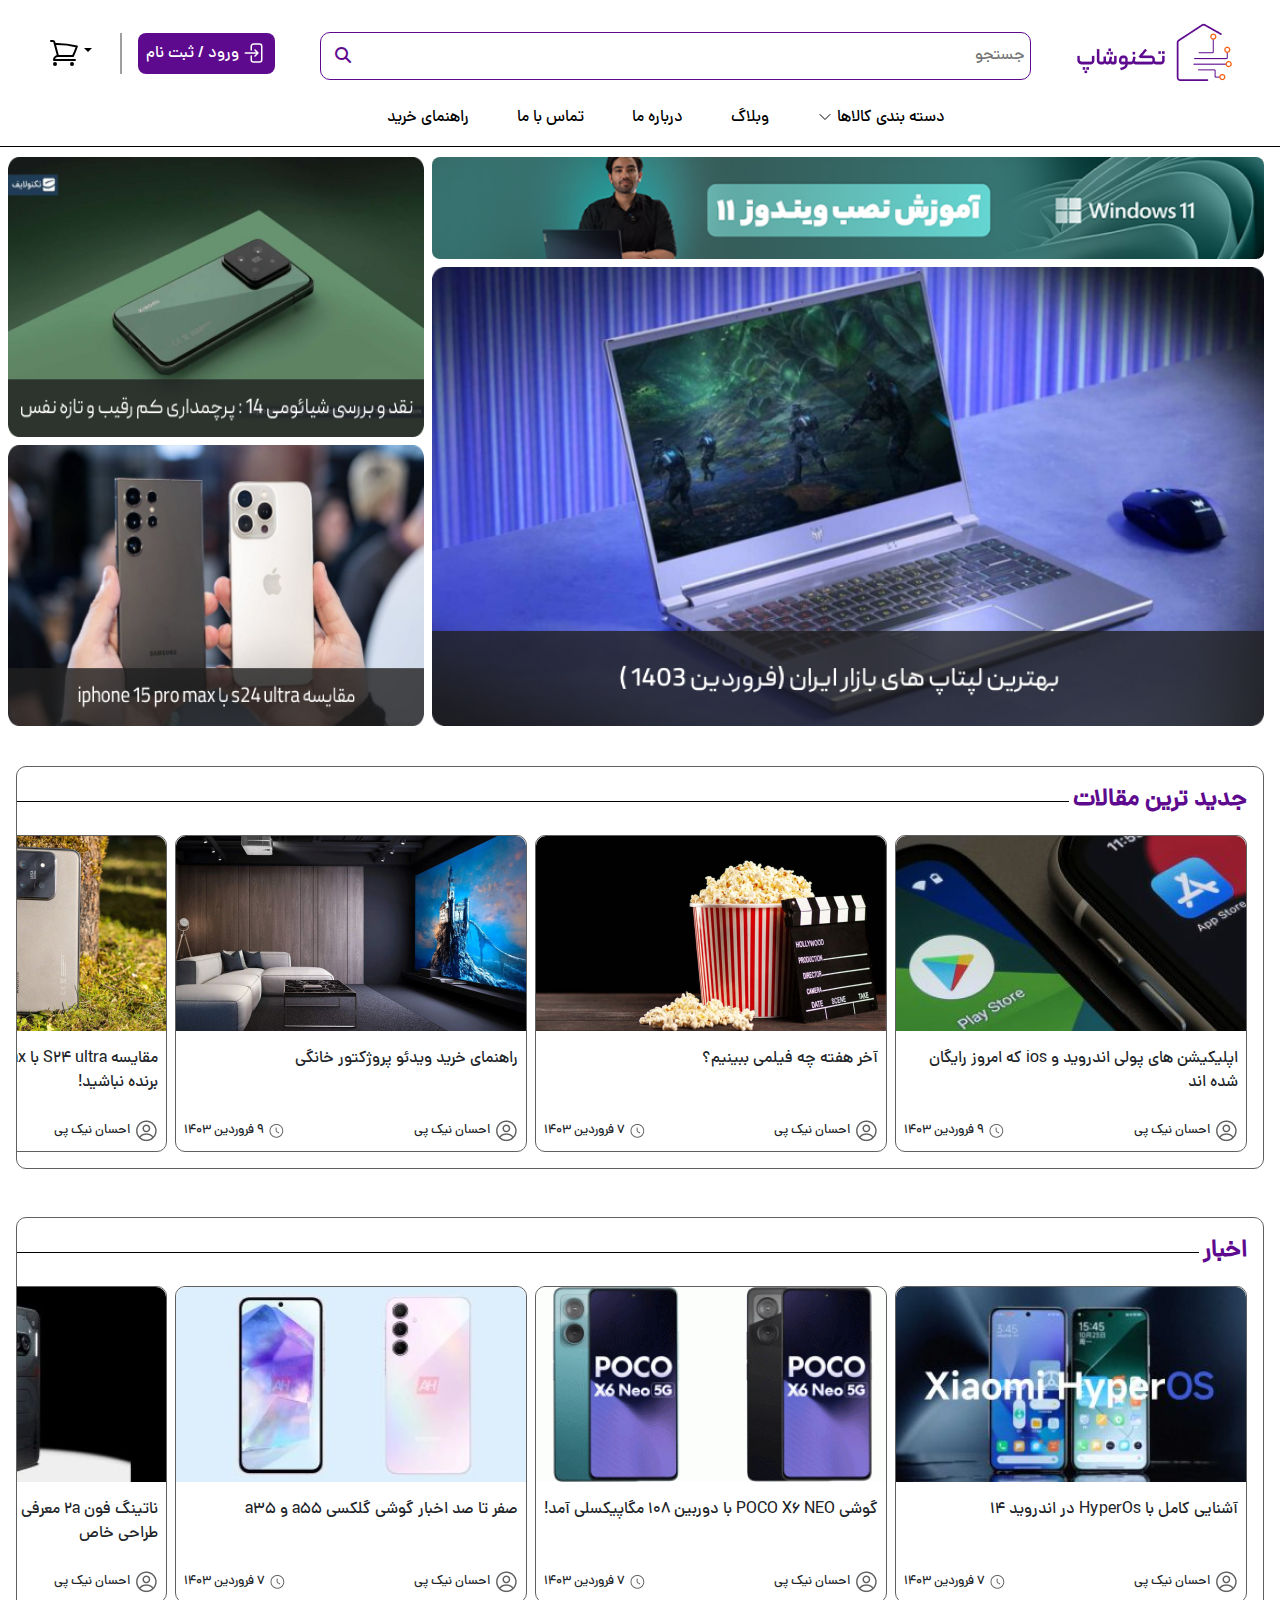
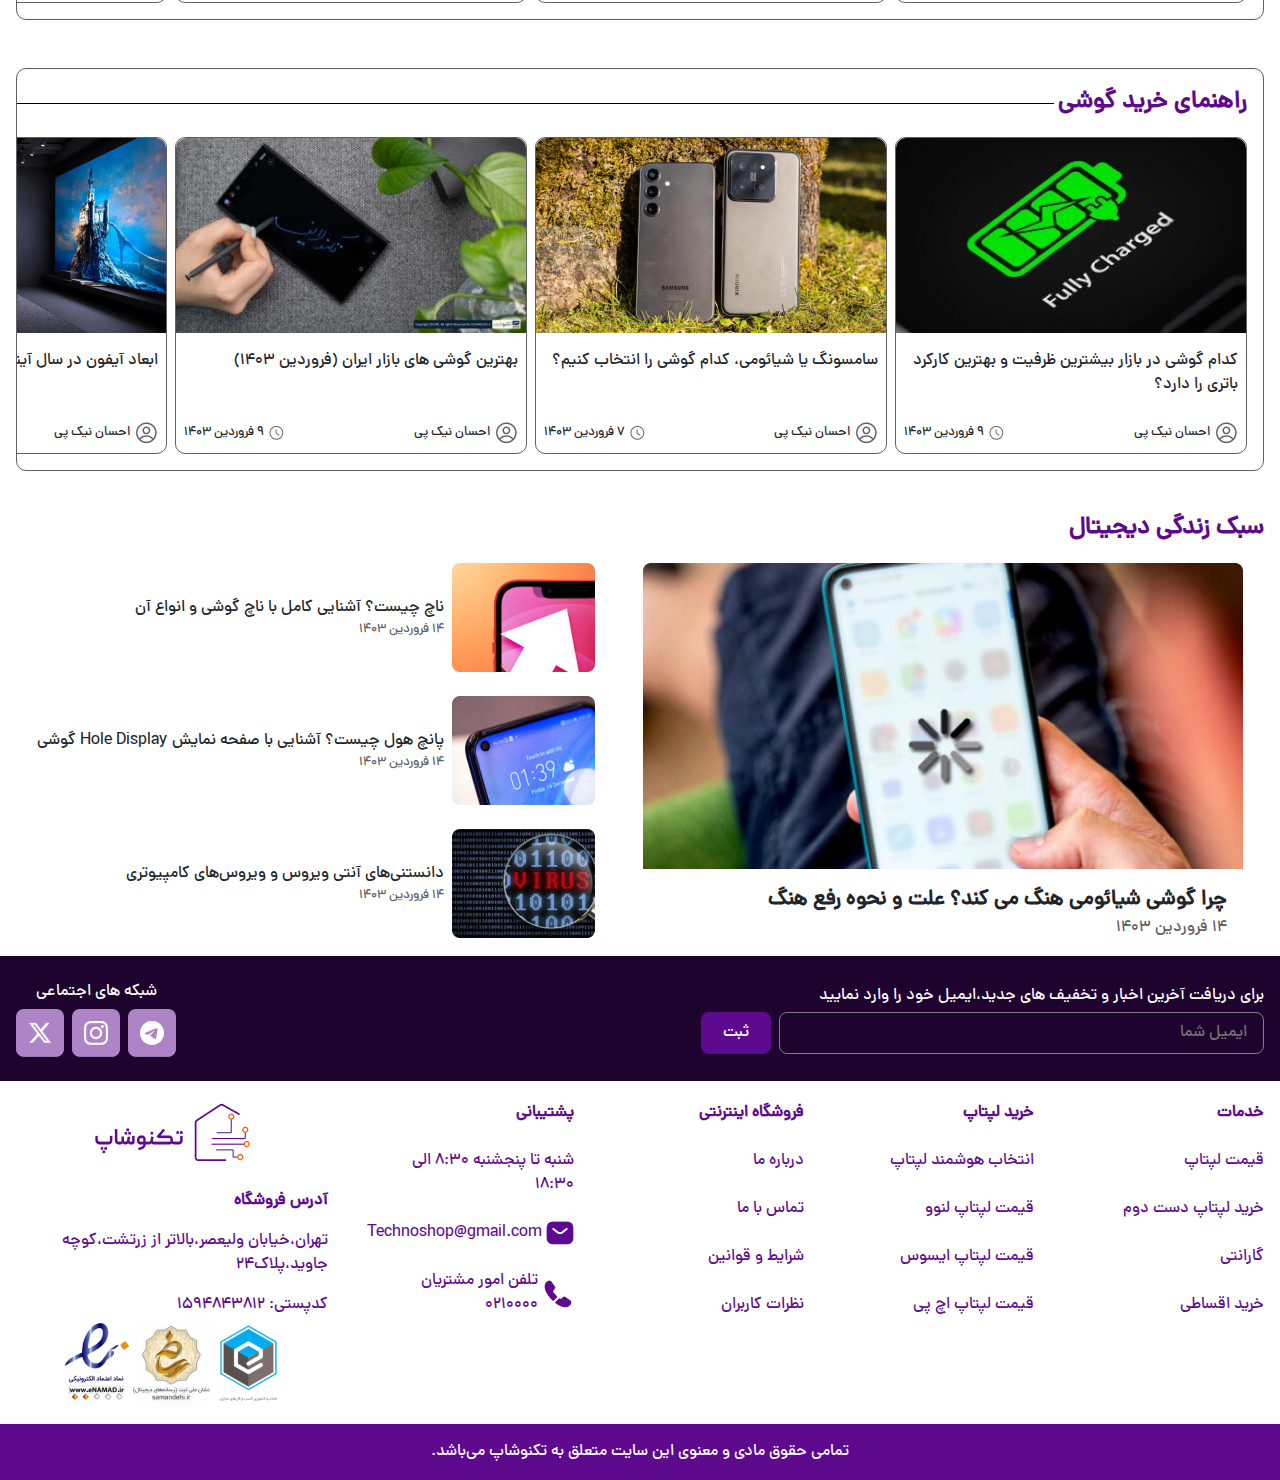
<file: blog.html>
<!DOCTYPE html>
<html lang="en">

<head>
    <meta charset="UTF-8">
    <meta name="viewport" content="width=device-width, initial-scale=1.0">
    <title>Blog</title>
    <link rel="stylesheet" href="style.css">
    <link rel="stylesheet" href="css/bootstrap.rtl.min.css">
    <link rel="stylesheet" href="https://cdnjs.cloudflare.com/ajax/libs/font-awesome/6.7.1/css/all.min.css">
    <link rel="stylesheet" href="fontawesome-free-6.6.0-web/css/all.css">
    <link rel="stylesheet" href="blog.css">

    <script src="js/bootstrap.bundle.min.js"></script>
</head>

<body>
    <!-- ------------------------ My icons ------------------------ -->
    <svg class="d-none">
        <symbol id="shopping-cart" xmlns="http://www.w3.org/2000/svg" fill="none" viewBox="0 0 24 24" stroke-width="1.5"
            stroke="currentColor">
            <path stroke-linecap="round" stroke-linejoin="round"
                d="M2.25 3h1.386c.51 0 .955.343 1.087.835l.383 1.437M7.5 14.25a3 3 0 0 0-3 3h15.75m-12.75-3h11.218c1.121-2.3 2.1-4.684 2.924-7.138a60.114 60.114 0 0 0-16.536-1.84M7.5 14.25 5.106 5.272M6 20.25a.75.75 0 1 1-1.5 0 .75.75 0 0 1 1.5 0Zm12.75 0a.75.75 0 1 1-1.5 0 .75.75 0 0 1 1.5 0Z" />
        </symbol>
        <symbol id="enter" xmlns="http://www.w3.org/2000/svg" fill="none" viewBox="0 0 24 24" stroke-width="1.5"
            stroke="currentColor">
            <path stroke-linecap="round" stroke-linejoin="round"
                d="M8.25 9V5.25A2.25 2.25 0 0 1 10.5 3h6a2.25 2.25 0 0 1 2.25 2.25v13.5A2.25 2.25 0 0 1 16.5 21h-6a2.25 2.25 0 0 1-2.25-2.25V15M12 9l3 3m0 0-3 3m3-3H2.25" />
        </symbol>
        <symbol id="search" xmlns="http://www.w3.org/2000/svg" fill="none" viewBox="0 0 24 24" stroke-width="1.5"
            stroke="currentColor">
            <path stroke-linecap="round" stroke-linejoin="round"
                d="m21 21-5.197-5.197m0 0A7.5 7.5 0 1 0 5.196 5.196a7.5 7.5 0 0 0 10.607 10.607Z" />
        </symbol>
        <symbol id="chevron-down" xmlns="http://www.w3.org/2000/svg" fill="none" viewBox="0 0 24 24" stroke-width="1.5"
            stroke="currentColor">
            <path stroke-linecap="round" stroke-linejoin="round" d="m19.5 8.25-7.5 7.5-7.5-7.5" />
        </symbol>
        <symbol id="user" xmlns="http://www.w3.org/2000/svg" viewBox="0 0 448 512">
            <path
                d="M224 256A128 128 0 1 0 224 0a128 128 0 1 0 0 256zm-45.7 48C79.8 304 0 383.8 0 482.3C0 498.7 13.3 512 29.7 512l388.6 0c16.4 0 29.7-13.3 29.7-29.7C448 383.8 368.2 304 269.7 304l-91.4 0z" />
        </symbol>
        <symbol id="chevron-left" xmlns="http://www.w3.org/2000/svg" fill="none" viewBox="0 0 24 24" stroke-width="1.5"
            stroke="currentColor">
            <path stroke-linecap="round" stroke-linejoin="round" d="M15.75 19.5 8.25 12l7.5-7.5" />
        </symbol>
        <symbol id="heart" xmlns="http://www.w3.org/2000/svg" fill="none" viewBox="0 0 24 24" stroke-width="1.5"
            stroke="currentColor">
            <path stroke-linecap="round" stroke-linejoin="round"
                d="M21 8.25c0-2.485-2.099-4.5-4.688-4.5-1.935 0-3.597 1.126-4.312 2.733-.715-1.607-2.377-2.733-4.313-2.733C5.1 3.75 3 5.765 3 8.25c0 7.22 9 12 9 12s9-4.78 9-12Z" />
        </symbol>
        <symbol id="mobile" xmlns="http://www.w3.org/2000/svg" fill="none" viewBox="0 0 24 24" stroke-width="1.5"
            stroke="currentColor">
            <path stroke-linecap="round" stroke-linejoin="round"
                d="M10.5 1.5H8.25A2.25 2.25 0 0 0 6 3.75v16.5a2.25 2.25 0 0 0 2.25 2.25h7.5A2.25 2.25 0 0 0 18 20.25V3.75a2.25 2.25 0 0 0-2.25-2.25H13.5m-3 0V3h3V1.5m-3 0h3m-3 18.75h3" />
        </symbol>




    </svg>
    <!-- ------------------------ modal ------------------------ -->
    <div class="modal fade" id="modal-login" aria-hidden="true" tabindex="-1" role="dialog">
        <div class="modal-dialog">
            <div class="modal-content">
                <div class="modal-header justify-content-around">
                    <img src="Pic/Group 61493(1).png" alt="">
                </div>
                <div class="modal-body d-flex flex-column align-items-center" style="color: #945CB4;">
                    ورود/ثبت نام
                </div>
                <div style="direction: rtl;" class="ms-4">
                    شماره موبایل خود را وارد کنید
                </div>
                <div class="align-items-center d-flex justify-content-around">
                    <div class="input-icons-m">
                        <input class="input-field-m" type="text" placeholder="09XXXXXXXXX">
                        <i class="fa-regular fa-user icon-m"></i>
                    </div>
                </div>
                <div style="direction: rtl;" class="ms-4 mt-2">
                    <input type="checkbox">
                    <span>با ورود و ثبت‌نام در سایت، با </span>
                    <span style="color: #5E0A8E;">قوانین تکنوشاپ</span>
                    <span>موافقت می کنم.</span>
                </div>
                <a href="account.html">
                    <button id="button-login">
                        تایید
                    </button>
                </a>
            </div>
        </div>
    </div>
    <!-- ------------------------ header ------------------------ -->
    <header class="d-none d-md-block">
        <div class="d-flex justify-content-between ps-5 pt-3 pe-5 align-items-center gap-3 gap-xl-0">
            <div class="d-flex gap-3">
                <a class="ps-4 pt-1 dropdown-toggle" data-bs-toggle="dropdown" style="border-right:solid 2px #9F9F9F;"
                    href="">
                    <svg style="width: 2rem; height: 2rem;">
                        <use xlink:href="#shopping-cart"></use>
                    </svg>
                </a>
                <div class="dropdown-menu" id="sabad-menu" style="direction: rtl;">
                    <div class="dropdown-item" style="direction: rtl; color: #404040;">
                        <span>2 کالا</span>
                    </div>
                    <div class="dropdown-item d-flex gap-2">
                        <div class="d-flex flex-column justify-content-between">
                            <img src="Pic/sabad-1.png" alt="">
                            <img src="Pic/count.png" alt="">
                        </div>
                        <div class="d-flex flex-column gap-1" id="sabad-tx">
                            <strong>لپ تاپ 13.3 اینچی اپل<br> مدل MacBook Air MGN63 2020</strong>
                            <div class="gap-2">
                                <img src="Pic/Ellipse-gray.png" alt="">
                                <span>خاکستری</span>
                            </div>
                            <div class="gap-2">
                                <img src="Pic/truck-icon.png" alt="">
                                <span>ارسال تکنوشاپ</span>
                            </div>
                            <div class="gap-2">
                                <img src="Pic/verify-icon.png" alt="">
                                <span>گارانتی یکساله تکنو</span>
                            </div>
                            <div class="gap-2">
                                <strong>50،500،000</strong>
                                <span>تومان</span>
                            </div>
                        </div>
                    </div>
                    <div class="dropdown-divider"></div>
                    <div class="dropdown-item d-flex gap-2">
                        <div class="d-flex flex-column justify-content-between">
                            <img src="Pic/sabad-2.png" alt="">
                            <img src="Pic/count.png" alt="">
                        </div>
                        <div class="d-flex flex-column gap-1" id="sabad-tx">
                            <strong>کیف محافظ لپ تاپ 13.3 اینچی اپل<br> به همراه کیف شارژر مجزا</strong>
                            <div class="gap-2">
                                <img src="Pic/Ellipse-blue.png" alt="">
                                <span>آبی</span>
                            </div>
                            <div class="gap-2">
                                <img src="Pic/truck-icon.png" alt="">
                                <span>ارسال تکنوشاپ</span>
                            </div>
                            <div class="gap-2">
                                <img src="Pic/verify-icon.png" alt="">
                                <span>گارانتی یکساله تکنو</span>
                            </div>
                            <div class="gap-2">
                                <strong>990،000</strong>
                                <span>تومان</span>
                            </div>
                        </div>
                    </div>
                    <div class="dropdown-divider"></div>
                    <div class="dropdown-item d-flex justify-content-between">
                        <div class="d-flex flex-column justify-content-between">
                            <span style="color: #404040;">مبلغ قابل پرداخت</span>
                            <div class="gap-2">
                                <strong>51،490،000</strong>
                                <span>تومان</span>
                            </div>
                        </div>
                        <a href="shopping.html">
                            <img src="Pic/Button-sabad.png" alt="">
                        </a>
                    </div>
                </div>
                <button style="background-color: #5E0A8E !important; color: white;" class="login" data-bs-toggle="modal"
                    data-bs-target="#modal-login">
                    ورود / ثبت نام
                    <svg style="width: 1.5rem; height: 1.5rem;">
                        <use xlink:href="#enter"></use>
                    </svg>
                </button>
            </div>
            <div class="input-icons mt-3">
                <i class="fa fa-search icon"></i>
                <input class="input-field" type="text" placeholder="جستجو">
            </div>
            <div>
                <img src="Pic/Group 61493(1).png" alt="Logo">
            </div>
        </div>
        <div class="d-flex justify-content-center gap-5 w-100 mt-2 nav-menu p-2 mb-2">
            <a href="#">راهنمای خرید</a>
            <a href="contact.html">تماس با ما</a>
            <a href="about.html">درباره ما</a>
            <a href="blog.html">وبلاگ</a>
            <a href="#" data-bs-toggle="dropdown">
                <svg style="width: 1rem; height: 1rem;">
                    <use xlink:href="#chevron-down"></use>
                </svg>
                <span>
                    دسته بندی کالاها
                </span>
            </a>
            <!-- ---------- dropdown-items -------------- -->
            <div class="dropdown-menu" id="daste-menu">
                <div id="mobile-sub" class="dropdown-item">
                    <a href="#">
                        <span>موبایل</span>
                        <img src="Pic/mobile-icon.png" alt="">
                    </a>
                    <!-- ---------- sub-menu -------------- -->
                    <div class="sub-menu bg-white d-flex flex-column">
                        <div class="d-flex gap-1">
                            <img src="Pic/mobile-icon.png" alt="">
                            <span>موبایل</span>
                        </div>
                        <div class="d-flex gap-1">
                            <img src="Pic/devices-icon.png" alt="">
                            <span style="color: #5E0A8E;">لوازم جانبی موبایل</span>
                        </div>
                        <div class="d-flex flex-column">
                            <div><strong>همه محصولات موبایل</strong></div>
                            <div class="d-flex gap-3">
                                <div
                                    class="d-flex shadow p-2 flex-column align-content-center align-items-center justify-content-center">
                                    <img src="Pic/sub-menu-1.png" alt="">
                                    <span>گلس محافظ و کاور</span>
                                </div>
                                <div
                                    class="d-flex shadow p-2 flex-column align-content-center align-items-center justify-content-center">
                                    <img src="Pic/sub-menu-2.png" alt="">
                                    <span>شارژر و کابل</span>
                                </div>
                                <div
                                    class="d-flex shadow p-2 flex-column align-content-center align-items-center justify-content-center">
                                    <img src="Pic/sub-menu-3.png" alt="">
                                    <span>نگهدارنده موبایل</span>
                                </div>
                                <div
                                    class="d-flex shadow p-2 flex-column align-content-center align-items-center justify-content-center">
                                    <img src="Pic/sub-menu-4.png" alt="">
                                    <span>ساعت هوشمند و ایرپاد</span>
                                </div>
                            </div>
                        </div>
                    </div>
                </div>
                <div class="dropdown-divider"></div>
                <a class="dropdown-item" href="product.html">
                    <span>لپتاپ و کامپیوتر</span>
                    <img src="Pic/monitor-icon.png" alt="">
                </a>
                <div class="dropdown-divider"></div>
                <a class="dropdown-item" href="#">
                    <span>تبلت</span>
                    <img src="Pic/tablet-icon.png" alt="">
                </a>
                <div class="dropdown-divider"></div>
                <a class="dropdown-item" href="#">
                    <span>ساعت هوشمند</span>
                    <img src="Pic/watch-icon.png" alt="">
                </a>
                <div class="dropdown-divider"></div>
                <a class="dropdown-item" href="#">
                    <span>دوربین</span>
                    <img src="Pic/camera-icon.png" alt="">
                </a>
                <div class="dropdown-divider"></div>
                <a class="dropdown-item" href="#">
                    <span>محصولات گیمینگ</span>
                    <img src="Pic/game-icon.png" alt="">
                </a>
                <div class="dropdown-divider"></div>
                <a class="dropdown-item" href="#">
                    <span>اینترنت</span>
                    <img src="Pic/data-icon.png" alt="">
                </a>
                <div class="dropdown-divider"></div>
                <a class="dropdown-item" href="#">
                    <span>تجهیزات جانبی</span>
                    <img src="Pic/devices-icon.png" alt="">
                </a>
            </div>
        </div>
    </header>
    <!-- ------------------------ header-mobile ------------------------ -->
    <div class="d-flex d-md-none flex-column align-content-center align-items-center p-3 header-mobile">
        <div class="input-icons mt-3 w-100">
            <i class="fa fa-search icon"></i>
            <input class="input-field" type="text" placeholder="جستجو">
        </div>
        <div class="flex-column d-flex">
            <img src="Pic/Group 61493(1).png" alt="">
            <div class="d-flex gap-4">
                <a href="blog.html">وبلاگ</a>
                <a href="about.html">درباره ما</a>
                <a href="contact.html">تماس با ما</a>
                <a href="#">راهنمای خرید</a>
            </div>

        </div>
    </div>
    <!-- ------------------------ banners ------------------------ -->
    <div class="d-flex p-3 banners-section">
        <div class="d-flex flex-column flex-md-row w-100 gap-2">
            <div class="d-flex flex-column col-12 col-md-8 gap-2">
                <div class="col-2 d-none d-md-block w-100">
                    <img class="w-100 rounded-3" src="Pic/banner-2.png" alt="">
                </div>
                <div class="col-12 col-md-10 w-100">
                    <a href="blog2.html">
                        <img class="w-100" src="Pic/banner-1.png" alt="">
                    </a>
                </div>
            </div>
            <div class="d-flex flex-row flex-md-column col-12 h-100 gap-1 gap-md-2 col-md-4">
                <div class="h-100">
                    <img class="w-100 h-100 banner3" src="Pic/banner-3.png" alt="">
                </div>
                <div class="h-100">
                    <img class="w-100 h-100 banner4" src="Pic/banner-4.png" alt="">
                </div>
            </div>
        </div>
    </div>
    <!-- ------------------------ new-maqale ------------------------ -->
    <div class="ps-3 pe-3 mt-4 d-flex flex-column new-maqale">
        <div class="ps-3 pt-3 pb-3 section-new-maqale d-flex flex-column gap-3">
            <!-- section-1 -->
            <div class="w-100 d-flex align-items-center gap-1">
                <strong class="tx1-new-maqale w-auto d-flex col-4">جدید ترین مقالات</strong>
                <div class="border-new-maqale d-flex"></div>
            </div>
            <!-- section-2 -->
            <div class="d-flex overflow-auto gap-2 pe-3">
                <!-- card-1 -->
                <div class="d-flex flex-column gap-2 card-new-maqale">
                    <div class="sec-pic-new-maqale w-100">
                        <img src="Pic/maqale1-new.png" alt="">
                    </div>
                    <div class="p-2 h-50">
                        <span>اپلیکیشن های پولی اندروید و ios که امروز رایگان شده اند</span>
                    </div>
                    <div class="d-flex justify-content-between align-items-center footer-maqale p-2">
                        <div class="d-flex gap-1 align-items-center">
                            <img src="Pic/profile-circle-icon.png" alt="">
                            <span>احسان نیک پی</span>
                        </div>
                        <div class="d-flex gap-1 align-items-center">
                            <img src="Pic/clock-icon.png" alt="">
                            <span>9 فروردین 1403</span>
                        </div>
                    </div>
                </div>
                <!-- card-2 -->
                <div class="d-flex flex-column gap-2 card-new-maqale">
                    <div class="sec-pic-new-maqale w-100">
                        <img src="Pic/maqale2-new.png" alt="">
                    </div>
                    <div class="p-2 h-50">
                        <span>آخر هفته چه فیلمی ببینیم؟</span>
                    </div>
                    <div class="d-flex justify-content-between align-items-center footer-maqale p-2">
                        <div class="d-flex gap-1 align-items-center">
                            <img src="Pic/profile-circle-icon.png" alt="">
                            <span>احسان نیک پی</span>
                        </div>
                        <div class="d-flex gap-1 align-items-center">
                            <img src="Pic/clock-icon.png" alt="">
                            <span>7 فروردین 1403</span>
                        </div>
                    </div>
                </div>
                <!-- card-3 -->
                <div class="d-flex flex-column gap-2 card-new-maqale">
                    <div class="sec-pic-new-maqale w-100">
                        <img src="Pic/maqale3-new.png" alt="">
                    </div>
                    <div class="p-2 h-50">
                        <span>راهنمای خرید ویدئو پروژکتور خانگی</span>
                    </div>
                    <div class="d-flex justify-content-between align-items-center footer-maqale p-2">
                        <div class="d-flex gap-1 align-items-center">
                            <img src="Pic/profile-circle-icon.png" alt="">
                            <span>احسان نیک پی</span>
                        </div>
                        <div class="d-flex gap-1 align-items-center">
                            <img src="Pic/clock-icon.png" alt="">
                            <span>9 فروردین 1403</span>
                        </div>
                    </div>
                </div>
                <!-- card-4 -->
                <div class="d-flex flex-column gap-2 card-new-maqale">
                    <div class="sec-pic-new-maqale w-100">
                        <img src="Pic/maqale4-new.png" alt="">
                    </div>
                    <div class="p-2 h-50">
                        <span>مقایسه S24 ultra با iphone 15 pro max؛ به دنبال برنده نباشید!</span>
                    </div>
                    <div class="d-flex justify-content-between align-items-center footer-maqale p-2">
                        <div class="d-flex gap-1 align-items-center">
                            <img src="Pic/profile-circle-icon.png" alt="">
                            <span>احسان نیک پی</span>
                        </div>
                        <div class="d-flex gap-1 align-items-center">
                            <img src="Pic/clock-icon.png" alt="">
                            <span>9 فروردین 1403</span>
                        </div>
                    </div>
                </div>
            </div>
        </div>
    </div>
    <!-- ------------------------ akhbar ------------------------ -->
    <div class="ps-3 pe-3 mt-5 d-flex flex-column new-maqale">
        <div class="ps-3 pt-3 pb-3 section-new-maqale d-flex flex-column gap-3">
            <!-- section-1 -->
            <div class="w-100 d-flex align-items-center gap-1">
                <strong class="tx1-new-maqale w-auto d-flex col-4">اخبار</strong>
                <div class="border-new-maqale d-flex"></div>
            </div>
            <!-- section-2 -->
            <div class="d-flex overflow-auto gap-2 pe-3">
                <!-- card-1 -->
                <div class="d-flex flex-column gap-2 card-new-maqale">
                    <div class="sec-pic-new-maqale w-100">
                        <img src="Pic/akhbar-1.png" alt="">
                    </div>
                    <div class="p-2 h-50">
                        <span>آشنایی کامل با HyperOs در اندروید 14</span>
                    </div>
                    <div class="d-flex justify-content-between align-items-center footer-maqale p-2">
                        <div class="d-flex gap-1 align-items-center">
                            <img src="Pic/profile-circle-icon.png" alt="">
                            <span>احسان نیک پی</span>
                        </div>
                        <div class="d-flex gap-1 align-items-center">
                            <img src="Pic/clock-icon.png" alt="">
                            <span>7 فروردین 1403</span>
                        </div>
                    </div>
                </div>
                <!-- card-2 -->
                <div class="d-flex flex-column gap-2 card-new-maqale">
                    <div class="sec-pic-new-maqale w-100">
                        <img src="Pic/akhbar-2.png" alt="">
                    </div>
                    <div class="p-2 h-50">
                        <span>گوشی POCO X6 NEO با دوربین 108 مگاپیکسلی آمد!</span>
                    </div>
                    <div class="d-flex justify-content-between align-items-center footer-maqale p-2">
                        <div class="d-flex gap-1 align-items-center">
                            <img src="Pic/profile-circle-icon.png" alt="">
                            <span>احسان نیک پی</span>
                        </div>
                        <div class="d-flex gap-1 align-items-center">
                            <img src="Pic/clock-icon.png" alt="">
                            <span>7 فروردین 1403</span>
                        </div>
                    </div>
                </div>
                <!-- card-3 -->
                <div class="d-flex flex-column gap-2 card-new-maqale">
                    <div class="sec-pic-new-maqale w-100">
                        <img src="Pic/akhbar-3.png" alt="">
                    </div>
                    <div class="p-2 h-50">
                        <span>صفر تا صد اخبار گوشی گلکسی a55 و a35</span>
                    </div>
                    <div class="d-flex justify-content-between align-items-center footer-maqale p-2">
                        <div class="d-flex gap-1 align-items-center">
                            <img src="Pic/profile-circle-icon.png" alt="">
                            <span>احسان نیک پی</span>
                        </div>
                        <div class="d-flex gap-1 align-items-center">
                            <img src="Pic/clock-icon.png" alt="">
                            <span>7 فروردین 1403</span>
                        </div>
                    </div>
                </div>
                <!-- card-4 -->
                <div class="d-flex flex-column gap-2 card-new-maqale">
                    <div class="sec-pic-new-maqale w-100">
                        <img src="Pic/akhbar-4.png" alt="">
                    </div>
                    <div class="p-2 h-50">
                        <span>ناتینگ فون 2a معرفی شد گوشی خوش قیمت با طراحی خاص</span>
                    </div>
                    <div class="d-flex justify-content-between align-items-center footer-maqale p-2">
                        <div class="d-flex gap-1 align-items-center">
                            <img src="Pic/profile-circle-icon.png" alt="">
                            <span>احسان نیک پی</span>
                        </div>
                        <div class="d-flex gap-1 align-items-center">
                            <img src="Pic/clock-icon.png" alt="">
                            <span>9 فروردین 1403</span>
                        </div>
                    </div>
                </div>
            </div>
        </div>
    </div>
    <!-- ------------------------ kharid-gooshi ------------------------ -->
    <div class="ps-3 pe-3 mt-5 d-flex flex-column new-maqale">
        <div class="ps-3 pt-3 pb-3 section-new-maqale d-flex flex-column gap-3">
            <!-- section-1 -->
            <div class="w-100 d-flex align-items-center gap-1">
                <strong class="tx1-new-maqale w-auto d-flex col-4">راهنمای خرید گوشی</strong>
                <div class="border-new-maqale d-flex"></div>
            </div>
            <!-- section-2 -->
            <div class="d-flex overflow-auto gap-2">
                <!-- card-1 -->
                <div class="d-flex flex-column gap-2 card-new-maqale">
                    <div class="sec-pic-new-maqale w-100">
                        <img src="Pic/rahnama-1.png" alt="">
                    </div>
                    <div class="p-2 h-50">
                        <span>کدام گوشی در بازار بیشترین ظرفیت و بهترین کارکرد باتری را دارد؟</span>
                    </div>
                    <div class="d-flex justify-content-between align-items-center footer-maqale p-2">
                        <div class="d-flex gap-1 align-items-center">
                            <img src="Pic/profile-circle-icon.png" alt="">
                            <span>احسان نیک پی</span>
                        </div>
                        <div class="d-flex gap-1 align-items-center">
                            <img src="Pic/clock-icon.png" alt="">
                            <span>9 فروردین 1403</span>
                        </div>
                    </div>
                </div>
                <!-- card-2 -->
                <div class="d-flex flex-column gap-2 card-new-maqale">
                    <div class="sec-pic-new-maqale w-100">
                        <img src="Pic/rahnama-2.png" alt="">
                    </div>
                    <div class="p-2 h-50">
                        <span>سامسونگ یا شیائومی، کدام گوشی را انتخاب کنیم؟</span>
                    </div>
                    <div class="d-flex justify-content-between align-items-center footer-maqale p-2">
                        <div class="d-flex gap-1 align-items-center">
                            <img src="Pic/profile-circle-icon.png" alt="">
                            <span>احسان نیک پی</span>
                        </div>
                        <div class="d-flex gap-1 align-items-center">
                            <img src="Pic/clock-icon.png" alt="">
                            <span>7 فروردین 1403</span>
                        </div>
                    </div>
                </div>
                <!-- card-3 -->
                <div class="d-flex flex-column gap-2 card-new-maqale">
                    <div class="sec-pic-new-maqale w-100">
                        <img src="Pic/rahnama-3.png" alt="">
                    </div>
                    <div class="p-2 h-50">
                        <span>بهترین گوشی های بازار ایران (فروردین 1403)</span>
                    </div>
                    <div class="d-flex justify-content-between align-items-center footer-maqale p-2">
                        <div class="d-flex gap-1 align-items-center">
                            <img src="Pic/profile-circle-icon.png" alt="">
                            <span>احسان نیک پی</span>
                        </div>
                        <div class="d-flex gap-1 align-items-center">
                            <img src="Pic/clock-icon.png" alt="">
                            <span>9 فروردین 1403</span>
                        </div>
                    </div>
                </div>
                <!-- card-4 -->
                <div class="d-flex flex-column gap-2 card-new-maqale">
                    <div class="sec-pic-new-maqale w-100">
                        <img src="Pic/rahnama-4.png" alt="">
                    </div>
                    <div class="p-2 h-50">
                        <span>ابعاد آیفون در سال آینده چه تغییری می کند؟</span>
                    </div>
                    <div class="d-flex justify-content-between align-items-center footer-maqale p-2">
                        <div class="d-flex gap-1 align-items-center">
                            <img src="Pic/profile-circle-icon.png" alt="">
                            <span>احسان نیک پی</span>
                        </div>
                        <div class="d-flex gap-1 align-items-center">
                            <img src="Pic/clock-icon.png" alt="">
                            <span>9 فروردین 1403</span>
                        </div>
                    </div>
                </div>
            </div>
        </div>
    </div>
    <!-- ------------------------ sabk-digital ------------------------ -->
    <div class="d-flex p-3 mt-4 sabk-digital flex-column gap-3">
        <strong class="tx1-new-maqale">سبک زندگی دیجیتال</strong>
        <!-- section-2 -->
        <div class="d-flex gap-5 justify-content-center flex-column flex-md-row">
            <div class="d-flex flex-column gap-3">
                <img src="Pic/digital-1.png" alt="">
                <div class="d-flex flex-column ps-3">
                    <strong class="tx1-sabk">چرا گوشی شیائومی هنگ می کند؟ علت و نحوه رفع هنگ</strong>
                    <span class="tx2-sabk">14 فروردین 1403</span>
                </div>
            </div>
            <div class="d-flex flex-column gap-4">
                <div class="d-flex gap-2 align-items-center">
                    <img src="Pic/digital-2.png" alt="">
                    <div class="d-flex flex-column">
                        <span>ناچ چیست؟ آشنایی کامل با ناچ گوشی و انواع آن</span>
                        <span style="color: #606060; font-size: 80%;">14 فروردین 1403</span>
                    </div>
                </div>
                <div class="d-flex gap-2 align-items-center">
                    <img src="Pic/digital-3.png" alt="">
                    <div class="d-flex flex-column">
                        <span>پانچ هول چیست؟ آشنایی با صفحه نمایش Hole Display گوشی</span>
                        <span style="color: #606060; font-size: 80%;">14 فروردین 1403</span>
                    </div>
                </div>
                <div class="d-flex gap-2 align-items-center">
                    <img src="Pic/digital-4.png" alt="">
                    <div class="d-flex flex-column">
                        <span>دانستنی‌های آنتی ویروس و ویروس‌های کامپیوتری</span>
                        <span style="color: #606060; font-size: 80%;">14 فروردین 1403</span>
                    </div>
                </div>
            </div>
        </div>

    </div>
    <!-- ------------------------ section11 ------------------------ -->
    <div class="d-flex ps-3 pt-4 pb-4 pe-3 w-100 section11 align-items-center">
        <div class="justify-content-between align-items-center d-flex flex-column flex-md-row w-100 gap-2 gap-md-0">
            <div class="d-flex flex-column gap-1 col-md-8">
                <span style="color: white;" class="col-md-12">برای دریافت آخرین اخبار و تخفیف های جدید،ایمیل خود را وارد
                    نمایید</span>
                <div class="d-flex gap-2 col-md-12">
                    <input class="input-email col-md-7" type="text" placeholder="ایمیل شما">
                    <button class="button-sabt col-md-1">
                        ثبت
                    </button>
                </div>
            </div>
            <div class="d-flex flex-column gap-1 align-items-center justify-content-center">
                <span style="color: white;" class="">شبکه های اجتماعی</span>
                <div class="">
                    <img src="Pic/insta.png" alt="">
                </div>
            </div>
        </div>
    </div>
    <!-- ------------------------ footer ------------------------ -->
    <div class="d-flex p-3 w-100 flex-column mt-1">
        <div class="footer align-items-center justify-content-between d-flex flex-column-reverse flex-md-row w-100">
            <div class="d-none d-md-flex gap-5 col-md-7">
                <div class="flex-column d-flex gap-4 col-md-3">
                    <strong>خدمات</strong>
                    <a href="product.html" style="color: #5E0A8E !important;">قیمت لپتاپ</a>
                    <span>خرید لپتاپ دست دوم</span>
                    <span>گارانتی</span>
                    <span>خرید اقساطی</span>
                </div>
                <div class="flex-column d-flex gap-4 col-md-3">
                    <strong>خرید لپتاپ</strong>
                    <span>انتخاب هوشمند لپتاپ</span>
                    <span>قیمت لپتاپ لنوو</span>
                    <span>قیمت لپتاپ ایسوس</span>
                    <span>قیمت لپتاپ اچ پی</span>
                </div>
                <div class="flex-column d-flex gap-4 col-md-3">
                    <strong>فروشگاه اینترنتی</strong>
                    <a href="about.html" style="color: #5E0A8E !important;">درباره ما</a>
                    <a href="contact.html" style="color: #5E0A8E !important;">تماس با ما</a>
                    <span>شرایط و قوانین</span>
                    <span>نظرات کاربران</span>
                </div>
                <div class="flex-column d-flex gap-4 col-md-3">
                    <strong>پشتیبانی</strong>
                    <span>شنبه تا پنجشنبه 8:30 الی 18:30</span>
                    <div class="d-flex gap-1 align-items-center">
                        <img src="Pic/mail-icon.png" alt="">
                        <span>Technoshop@gmail.com</span>
                    </div>
                    <div class="d-flex gap-1 align-items-center">
                        <img src="Pic/call-icon.png" alt="">
                        <span>تلفن امور مشتریان <br> 0210000</span>
                    </div>
                </div>
            </div>
            <div class="d-flex flex-column gap-4 col-md-3">
                <div class="d-flex align-items-center justify-content-center">
                    <img src="Pic/Group 61493(1).png" alt="">
                </div>
                <div class="d-flex flex-column gap-3">
                    <strong>آدرس فروشگاه</strong>
                    <span>تهران،خیابان ولیعصر،بالاتر از زرتشت،کوچه جاوید،پلاک24</span>
                    <span>کدپستی: 1594843812</span>
                </div>
            </div>
        </div>
        <!-- mobile -->
        <div class="d-flex d-md-none flex-column gap-5 align-items-center justify-content-around footer">
            <div class="w-100 d-flex align-items-center justify-content-center">
                <div class="flex-column d-flex gap-4 col-6">
                    <strong>خدمات</strong>
                    <span>قیمت لپتاپ</span>
                    <span>خرید لپتاپ دست دوم</span>
                    <span>گارانتی</span>
                    <span>خرید اقساطی</span>
                </div>
                <div class="flex-column d-flex gap-4 col-6">
                    <strong>خرید لپتاپ</strong>
                    <span>انتخاب هوشمند لپتاپ</span>
                    <span>قیمت لپتاپ لنوو</span>
                    <span>قیمت لپتاپ ایسوس</span>
                    <span>قیمت لپتاپ اچ پی</span>
                </div>
            </div>
            <div class="w-100 d-flex justify-content-around align-items-center">
                <div class="flex-column d-flex gap-4 col-6">
                    <strong>فروشگاه اینترنتی</strong>
                    <span>درباره ما</span>
                    <span>تماس با ما</span>
                    <span>شرایط و قوانین</span>
                    <span>نظرات کاربران</span>
                </div>
                <div class="flex-column d-flex gap-4 col-6">
                    <strong>پشتیبانی</strong>
                    <span>شنبه تا پنجشنبه 8:30 الی 18:30</span>
                    <div class="d-flex gap-1 align-items-center">
                        <img src="Pic/mail-icon.png" alt="">
                        <span>Technoshop@gmail.com</span>
                    </div>
                    <div class="d-flex gap-1 align-items-center">
                        <img src="Pic/call-icon.png" alt="">
                        <span>تلفن امور مشتریان <br> 0210000</span>
                    </div>
                </div>
            </div>
        </div>
        <!-- --------- -->
        <div class="d-flex img-footer col-md-3 justify-content-center">
            <img src="Pic/foot-pic-1.png" alt="">
            <img src="Pic/foot-pic-2.png" alt="">
            <img src="Pic/foot-pic-3.png" alt="">
        </div>
    </div>
    <div class="d-flex justify-content-center p-3 align-items-center m-3 m-md-0 last-item footer-sec"
        style="background-color: #5E0A8E; color: white; direction: rtl;">
        تمامی حقوق مادی و معنوی این سایت متعلق به تکنوشاپ می‌باشد.
    </div>
    <!-- ------------------------ mobile footer ------------------------ -->
    <div class="d-flex d-sm-none justify-content-around align-items-center footer-mobile sec-footer-m w-100">
        <a href="index.html" class="p-2">
            <div
                class="d-flex flex-column justify-content-center icons-mobile-footer align-content-center align-items-center">
                <img src="Pic/home-mobile.png" alt="">
                <span style="color: #7933A1;">خانه</span>
            </div>
        </a>
        <button class="p-2" data-bs-toggle="offcanvas" data-bs-target="#offcanvasRight"
            style="background-color: white !important;">
            <div
                class="d-flex flex-column justify-content-center icons-mobile-footer align-content-center align-items-center">
                <img src="Pic/category-mobile.png" alt="">
                <span style="color: #858181;">دسته بندی</span>
            </div>
        </button>
        <a href="shopping.html" class="p-2">
            <div
                class="d-flex flex-column justify-content-center icons-mobile-footer align-content-center align-items-center">
                <img src="Pic/shopping-cart-mobile.png" alt="">
                <span style="color: #858181;">سبد خرید</span>
            </div>
        </a>
        <a href="account.html" class="p-2">
            <div
                class="d-flex flex-column justify-content-center icons-mobile-footer align-content-center align-items-center">
                <img src="Pic/vorood-mobile.png" alt="">
                <span style="color: #858181;">ورود</span>
            </div>
        </a>
    </div>
    <div class="offcanvas offcanvas-start" id="offcanvasRight" style="direction: rtl;">
        <div class="offcanvas-header align-items-center d-flex border-bottom">
            <img src="Pic/Group 61493(1).png" alt="">
            <button type="button" class="btn-close text-reset" data-bs-dismiss="offcanvas" aria-label="Close"></button>
        </div>
        <div class="offcanvas-body">
            <strong>دسته بندی ها</strong>
            <div class="d-flex flex-column gap-4 mt-3">
                <a href="#" class="d-flex align-items-center gap-1 border-bottom pb-2">
                    <img src="Pic/mobile-icon.png" alt="">
                    <span>موبایل</span>
                </a>
                <a href="product.html" class="d-flex align-items-center gap-1 border-bottom pb-2">
                    <img src="Pic/monitor-icon.png" alt="">
                    <span>لپتاپ و کامپیوتر</span>
                </a>
                <a href="#" class="d-flex align-items-center gap-1 border-bottom pb-2">
                    <img src="Pic/tablet-icon.png" alt="">
                    <span>تبلت</span>
                </a>
                <a href="#" class="d-flex align-items-center gap-1 border-bottom pb-2">
                    <img src="Pic/watch-icon.png" alt="">
                    <span>ساعت هوشمند</span>
                </a>
                <a href="#" class="d-flex align-items-center gap-1 border-bottom pb-2">
                    <img src="Pic/camera-icon.png" alt="">
                    <span>دوربین</span>
                </a>
                <a href="#" class="d-flex align-items-center gap-1 border-bottom pb-2">
                    <img src="Pic/game-icon.png" alt="">
                    <span>محصولات گیمینگ</span>
                </a>
                <a href="#" class="d-flex align-items-center gap-1 border-bottom pb-2">
                    <img src="Pic/data-icon.png" alt="">
                    <span>اینترنت</span>
                </a>
                <a href="#" class="d-flex align-items-center gap-1">
                    <img src="Pic/devices-icon.png" alt="">
                    <span>تجهیزات جانبی</span>
                </a>
            </div>
        </div>
    </div>
</body>

</html>
</file>
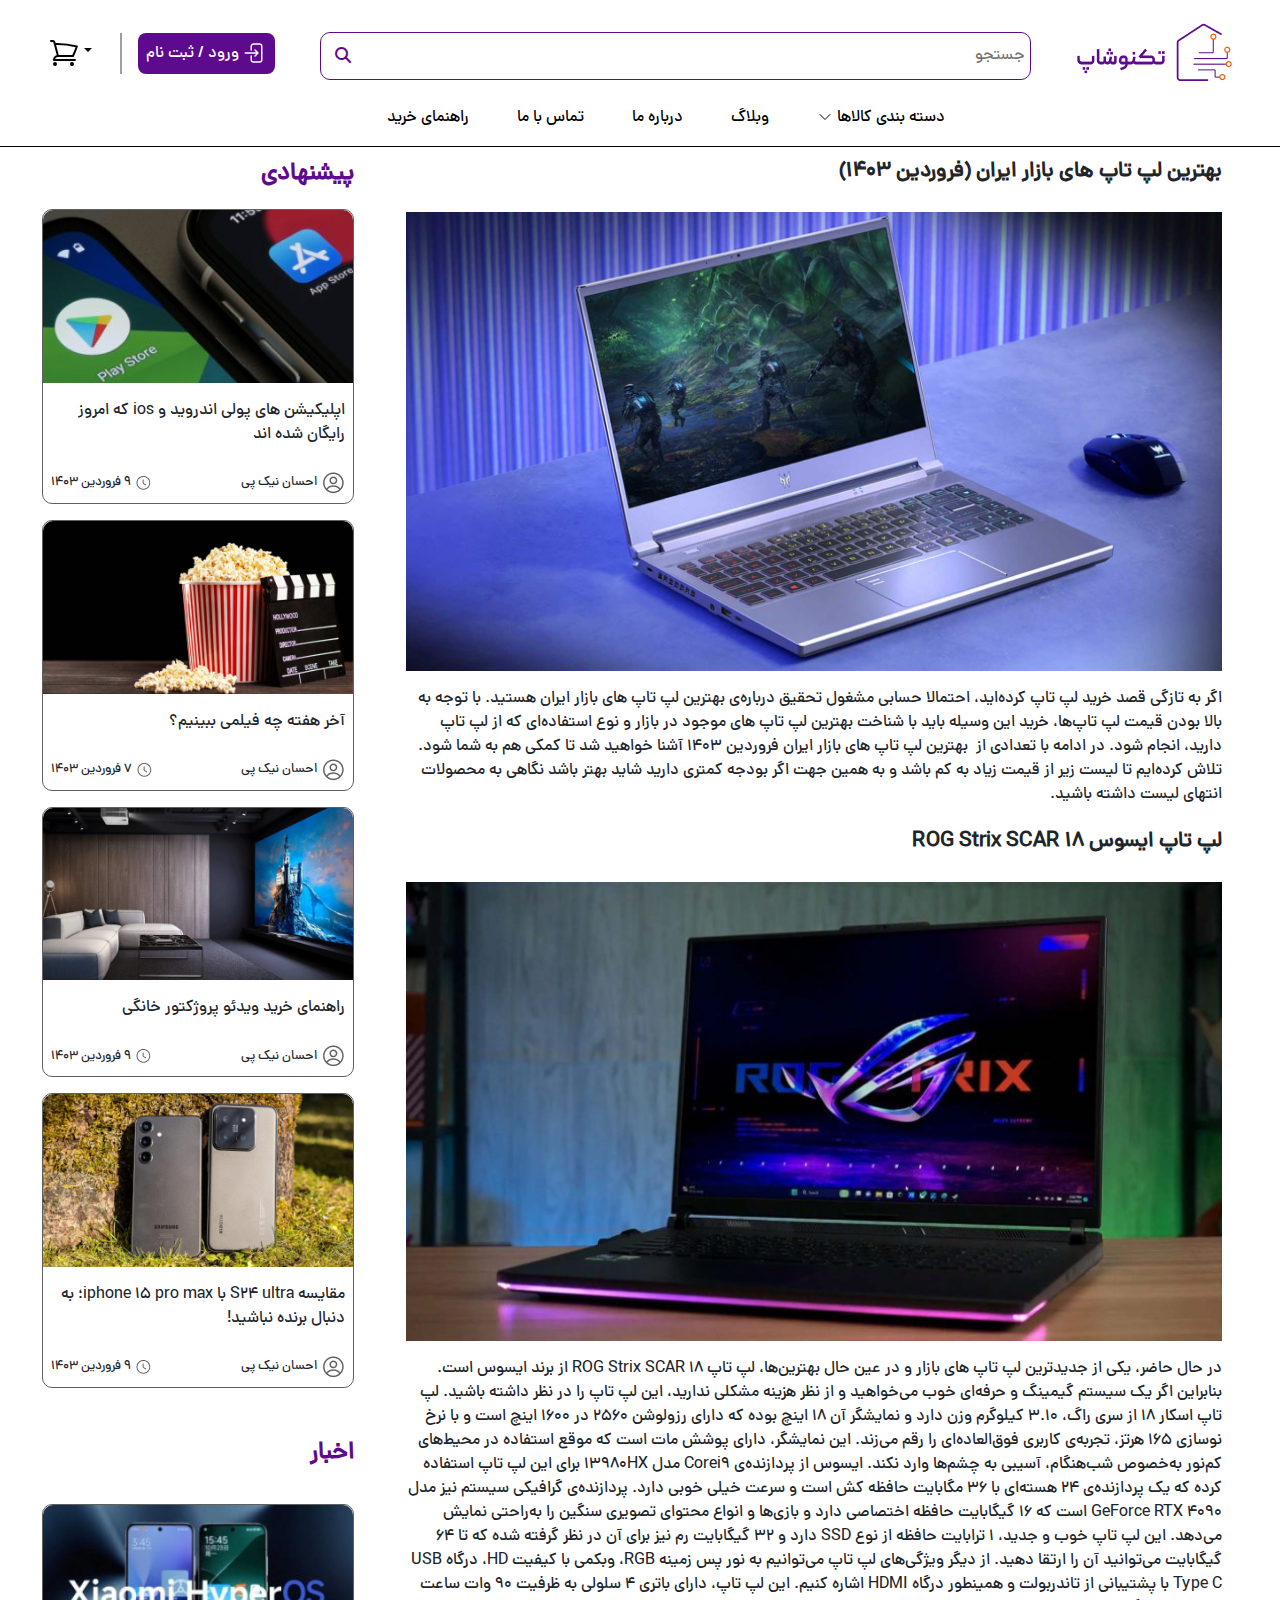
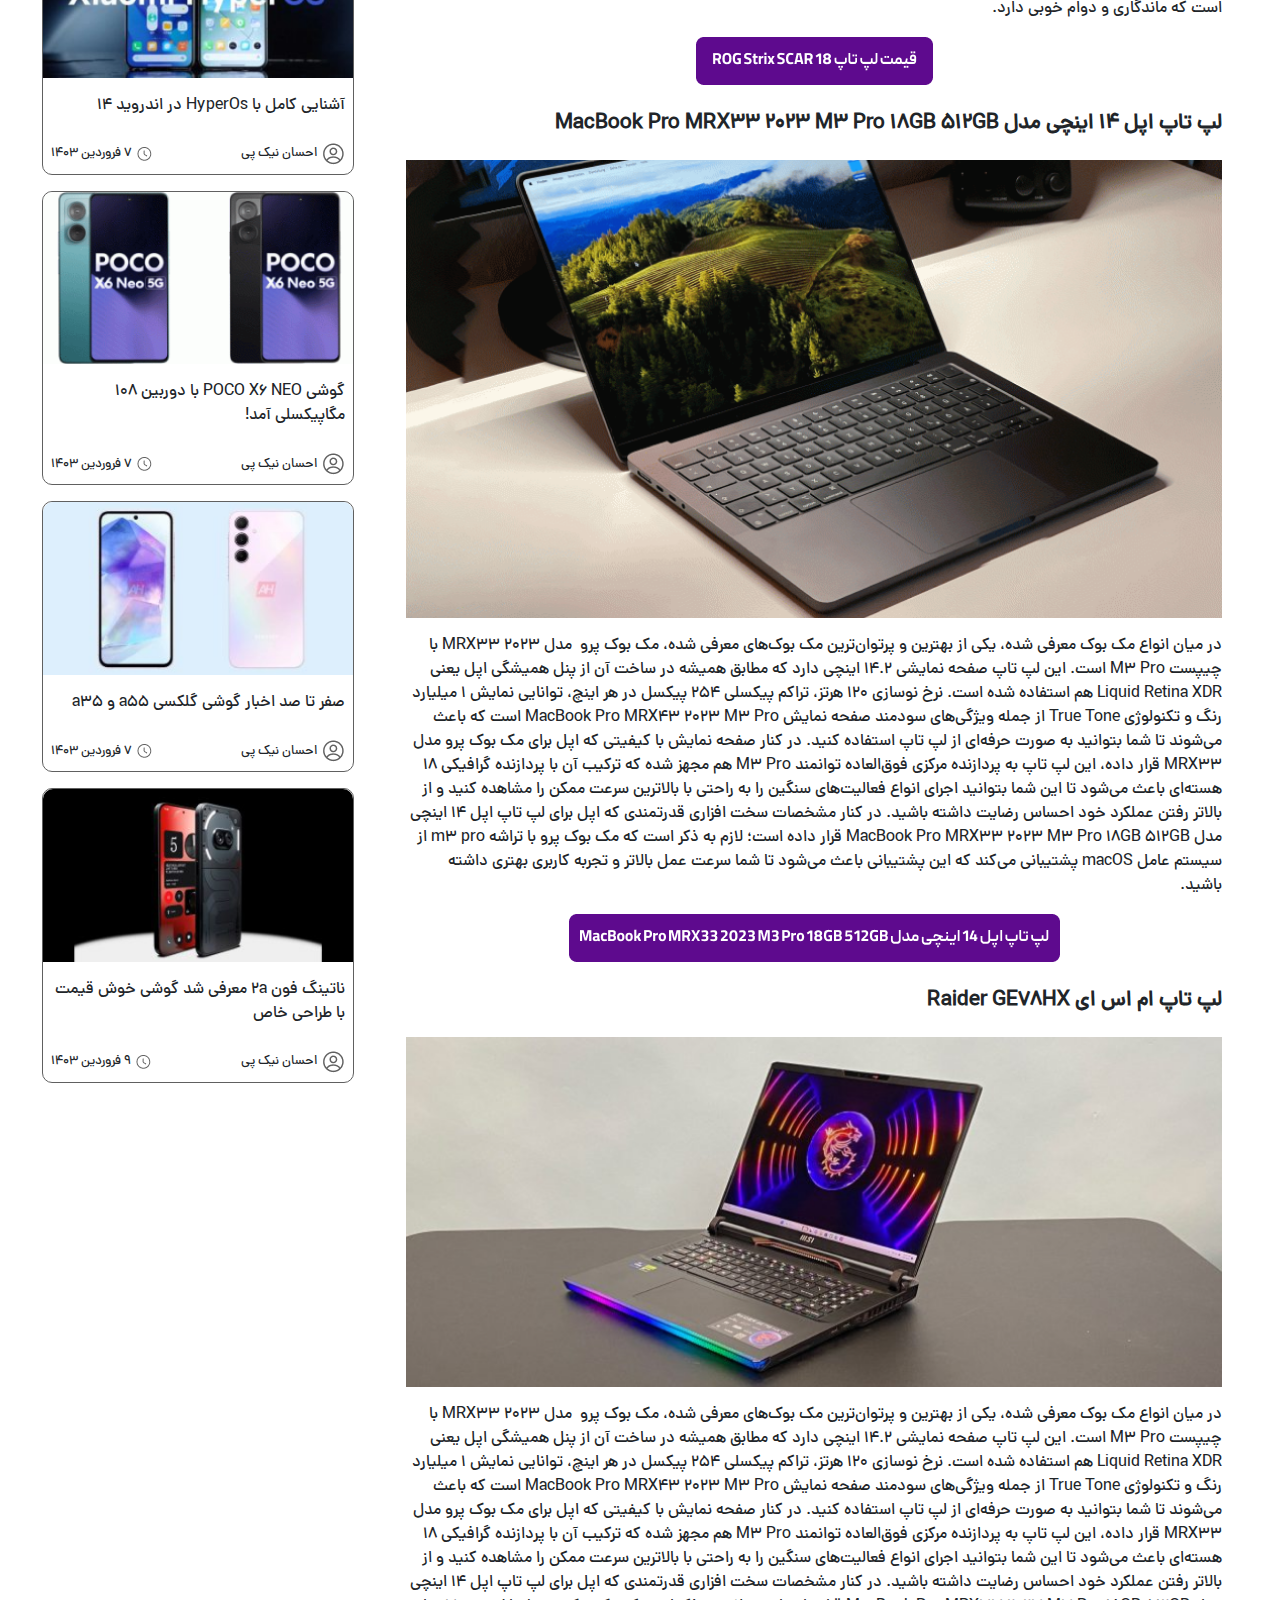
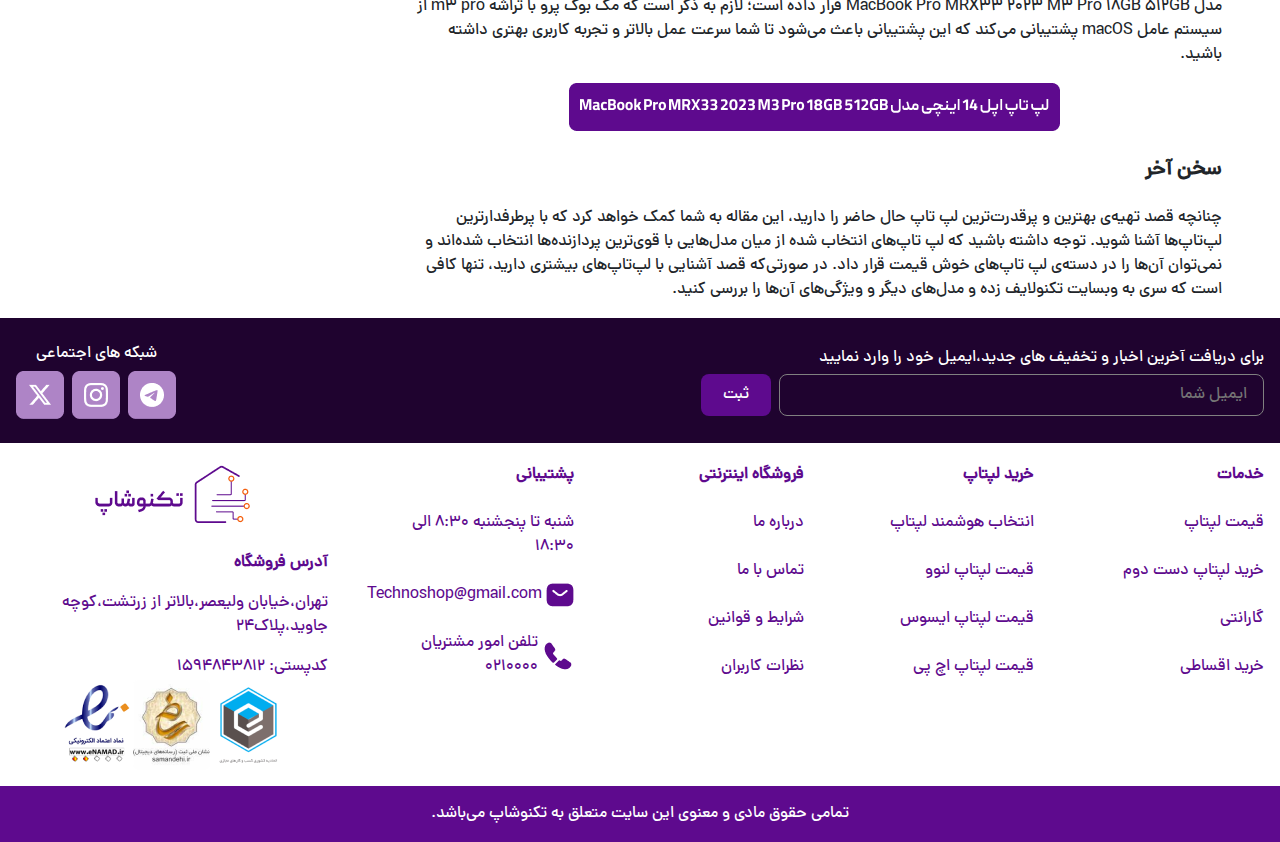
<file: blog2.html>
<!DOCTYPE html>
<html lang="en">

<head>
    <meta charset="UTF-8">
    <meta name="viewport" content="width=device-width, initial-scale=1.0">
    <title>blog</title>
    <link rel="stylesheet" href="style.css">
    <link rel="stylesheet" href="css/bootstrap.rtl.min.css">
    <link rel="stylesheet" href="https://cdnjs.cloudflare.com/ajax/libs/font-awesome/6.7.1/css/all.min.css">
    <link rel="stylesheet" href="fontawesome-free-6.6.0-web/css/all.css">
    <link rel="stylesheet" href="blog.css">

    <script src="js/bootstrap.bundle.min.js"></script>
</head>

<body>
    <!-- ------------------------ My icons ------------------------ -->
    <svg class="d-none">
        <symbol id="shopping-cart" xmlns="http://www.w3.org/2000/svg" fill="none" viewBox="0 0 24 24" stroke-width="1.5"
            stroke="currentColor">
            <path stroke-linecap="round" stroke-linejoin="round"
                d="M2.25 3h1.386c.51 0 .955.343 1.087.835l.383 1.437M7.5 14.25a3 3 0 0 0-3 3h15.75m-12.75-3h11.218c1.121-2.3 2.1-4.684 2.924-7.138a60.114 60.114 0 0 0-16.536-1.84M7.5 14.25 5.106 5.272M6 20.25a.75.75 0 1 1-1.5 0 .75.75 0 0 1 1.5 0Zm12.75 0a.75.75 0 1 1-1.5 0 .75.75 0 0 1 1.5 0Z" />
        </symbol>
        <symbol id="enter" xmlns="http://www.w3.org/2000/svg" fill="none" viewBox="0 0 24 24" stroke-width="1.5"
            stroke="currentColor">
            <path stroke-linecap="round" stroke-linejoin="round"
                d="M8.25 9V5.25A2.25 2.25 0 0 1 10.5 3h6a2.25 2.25 0 0 1 2.25 2.25v13.5A2.25 2.25 0 0 1 16.5 21h-6a2.25 2.25 0 0 1-2.25-2.25V15M12 9l3 3m0 0-3 3m3-3H2.25" />
        </symbol>
        <symbol id="search" xmlns="http://www.w3.org/2000/svg" fill="none" viewBox="0 0 24 24" stroke-width="1.5"
            stroke="currentColor">
            <path stroke-linecap="round" stroke-linejoin="round"
                d="m21 21-5.197-5.197m0 0A7.5 7.5 0 1 0 5.196 5.196a7.5 7.5 0 0 0 10.607 10.607Z" />
        </symbol>
        <symbol id="chevron-down" xmlns="http://www.w3.org/2000/svg" fill="none" viewBox="0 0 24 24" stroke-width="1.5"
            stroke="currentColor">
            <path stroke-linecap="round" stroke-linejoin="round" d="m19.5 8.25-7.5 7.5-7.5-7.5" />
        </symbol>
        <symbol id="user" xmlns="http://www.w3.org/2000/svg" viewBox="0 0 448 512">
            <path
                d="M224 256A128 128 0 1 0 224 0a128 128 0 1 0 0 256zm-45.7 48C79.8 304 0 383.8 0 482.3C0 498.7 13.3 512 29.7 512l388.6 0c16.4 0 29.7-13.3 29.7-29.7C448 383.8 368.2 304 269.7 304l-91.4 0z" />
        </symbol>
        <symbol id="chevron-left" xmlns="http://www.w3.org/2000/svg" fill="none" viewBox="0 0 24 24" stroke-width="1.5"
            stroke="currentColor">
            <path stroke-linecap="round" stroke-linejoin="round" d="M15.75 19.5 8.25 12l7.5-7.5" />
        </symbol>
        <symbol id="heart" xmlns="http://www.w3.org/2000/svg" fill="none" viewBox="0 0 24 24" stroke-width="1.5"
            stroke="currentColor">
            <path stroke-linecap="round" stroke-linejoin="round"
                d="M21 8.25c0-2.485-2.099-4.5-4.688-4.5-1.935 0-3.597 1.126-4.312 2.733-.715-1.607-2.377-2.733-4.313-2.733C5.1 3.75 3 5.765 3 8.25c0 7.22 9 12 9 12s9-4.78 9-12Z" />
        </symbol>
        <symbol id="mobile" xmlns="http://www.w3.org/2000/svg" fill="none" viewBox="0 0 24 24" stroke-width="1.5"
            stroke="currentColor">
            <path stroke-linecap="round" stroke-linejoin="round"
                d="M10.5 1.5H8.25A2.25 2.25 0 0 0 6 3.75v16.5a2.25 2.25 0 0 0 2.25 2.25h7.5A2.25 2.25 0 0 0 18 20.25V3.75a2.25 2.25 0 0 0-2.25-2.25H13.5m-3 0V3h3V1.5m-3 0h3m-3 18.75h3" />
        </symbol>




    </svg>
    <!-- ------------------------ modal ------------------------ -->
    <div class="modal fade" id="modal-login" aria-hidden="true" tabindex="-1" role="dialog">
        <div class="modal-dialog">
            <div class="modal-content">
                <div class="modal-header justify-content-around">
                    <img src="Pic/Group 61493(1).png" alt="">
                </div>
                <div class="modal-body d-flex flex-column align-items-center" style="color: #945CB4;">
                    ورود/ثبت نام
                </div>
                <div style="direction: rtl;" class="ms-4">
                    شماره موبایل خود را وارد کنید
                </div>
                <div class="align-items-center d-flex justify-content-around">
                    <div class="input-icons-m">
                        <input class="input-field-m" type="text" placeholder="09XXXXXXXXX">
                        <i class="fa-regular fa-user icon-m"></i>
                    </div>
                </div>
                <div style="direction: rtl;" class="ms-4 mt-2">
                    <input type="checkbox">
                    <span>با ورود و ثبت‌نام در سایت، با </span>
                    <span style="color: #5E0A8E;">قوانین تکنوشاپ</span>
                    <span>موافقت می کنم.</span>
                </div>
                <a href="account.html">
                    <button id="button-login">
                        تایید
                    </button>
                </a>
            </div>
        </div>
    </div>
    <!-- ------------------------ header ------------------------ -->
    <header class="d-none d-md-block">
        <div class="d-flex justify-content-between ps-5 pt-3 pe-5 align-items-center gap-3 gap-xl-0">
            <div class="d-flex gap-3">
                <a class="ps-4 pt-1 dropdown-toggle" data-bs-toggle="dropdown" style="border-right:solid 2px #9F9F9F;"
                    href="">
                    <svg style="width: 2rem; height: 2rem;">
                        <use xlink:href="#shopping-cart"></use>
                    </svg>
                </a>
                <div class="dropdown-menu" id="sabad-menu" style="direction: rtl;">
                    <div class="dropdown-item" style="direction: rtl; color: #404040;">
                        <span>2 کالا</span>
                    </div>
                    <div class="dropdown-item d-flex gap-2">
                        <div class="d-flex flex-column justify-content-between">
                            <img src="Pic/sabad-1.png" alt="">
                            <img src="Pic/count.png" alt="">
                        </div>
                        <div class="d-flex flex-column gap-1" id="sabad-tx">
                            <strong>لپ تاپ 13.3 اینچی اپل<br> مدل MacBook Air MGN63 2020</strong>
                            <div class="gap-2">
                                <img src="Pic/Ellipse-gray.png" alt="">
                                <span>خاکستری</span>
                            </div>
                            <div class="gap-2">
                                <img src="Pic/truck-icon.png" alt="">
                                <span>ارسال تکنوشاپ</span>
                            </div>
                            <div class="gap-2">
                                <img src="Pic/verify-icon.png" alt="">
                                <span>گارانتی یکساله تکنو</span>
                            </div>
                            <div class="gap-2">
                                <strong>50،500،000</strong>
                                <span>تومان</span>
                            </div>
                        </div>
                    </div>
                    <div class="dropdown-divider"></div>
                    <div class="dropdown-item d-flex gap-2">
                        <div class="d-flex flex-column justify-content-between">
                            <img src="Pic/sabad-2.png" alt="">
                            <img src="Pic/count.png" alt="">
                        </div>
                        <div class="d-flex flex-column gap-1" id="sabad-tx">
                            <strong>کیف محافظ لپ تاپ 13.3 اینچی اپل<br> به همراه کیف شارژر مجزا</strong>
                            <div class="gap-2">
                                <img src="Pic/Ellipse-blue.png" alt="">
                                <span>آبی</span>
                            </div>
                            <div class="gap-2">
                                <img src="Pic/truck-icon.png" alt="">
                                <span>ارسال تکنوشاپ</span>
                            </div>
                            <div class="gap-2">
                                <img src="Pic/verify-icon.png" alt="">
                                <span>گارانتی یکساله تکنو</span>
                            </div>
                            <div class="gap-2">
                                <strong>990،000</strong>
                                <span>تومان</span>
                            </div>
                        </div>
                    </div>
                    <div class="dropdown-divider"></div>
                    <div class="dropdown-item d-flex justify-content-between">
                        <div class="d-flex flex-column justify-content-between">
                            <span style="color: #404040;">مبلغ قابل پرداخت</span>
                            <div class="gap-2">
                                <strong>51،490،000</strong>
                                <span>تومان</span>
                            </div>
                        </div>
                        <a href="shopping.html">
                            <img src="Pic/Button-sabad.png" alt="">
                        </a>
                    </div>
                </div>
                <button style="background-color: #5E0A8E !important; color: white;" class="login" data-bs-toggle="modal"
                    data-bs-target="#modal-login">
                    ورود / ثبت نام
                    <svg style="width: 1.5rem; height: 1.5rem;">
                        <use xlink:href="#enter"></use>
                    </svg>
                </button>
            </div>
            <div class="input-icons mt-3">
                <i class="fa fa-search icon"></i>
                <input class="input-field" type="text" placeholder="جستجو">
            </div>
            <div>
                <img src="Pic/Group 61493(1).png" alt="Logo">
            </div>
        </div>
        <div class="d-flex justify-content-center gap-5 w-100 mt-2 nav-menu p-2 mb-2">
            <a href="#">راهنمای خرید</a>
            <a href="contact.html">تماس با ما</a>
            <a href="about.html">درباره ما</a>
            <a href="blog.html">وبلاگ</a>
            <a href="#" data-bs-toggle="dropdown">
                <svg style="width: 1rem; height: 1rem;">
                    <use xlink:href="#chevron-down"></use>
                </svg>
                <span>
                    دسته بندی کالاها
                </span>
            </a>
            <!-- ---------- dropdown-items -------------- -->
            <div class="dropdown-menu" id="daste-menu">
                <div id="mobile-sub" class="dropdown-item">
                    <a href="#">
                        <span>موبایل</span>
                        <img src="Pic/mobile-icon.png" alt="">
                    </a>
                    <!-- ---------- sub-menu -------------- -->
                    <div class="sub-menu bg-white d-flex flex-column">
                        <div class="d-flex gap-1">
                            <img src="Pic/mobile-icon.png" alt="">
                            <span>موبایل</span>
                        </div>
                        <div class="d-flex gap-1">
                            <img src="Pic/devices-icon.png" alt="">
                            <span style="color: #5E0A8E;">لوازم جانبی موبایل</span>
                        </div>
                        <div class="d-flex flex-column">
                            <div><strong>همه محصولات موبایل</strong></div>
                            <div class="d-flex gap-3">
                                <div
                                    class="d-flex shadow p-2 flex-column align-content-center align-items-center justify-content-center">
                                    <img src="Pic/sub-menu-1.png" alt="">
                                    <span>گلس محافظ و کاور</span>
                                </div>
                                <div
                                    class="d-flex shadow p-2 flex-column align-content-center align-items-center justify-content-center">
                                    <img src="Pic/sub-menu-2.png" alt="">
                                    <span>شارژر و کابل</span>
                                </div>
                                <div
                                    class="d-flex shadow p-2 flex-column align-content-center align-items-center justify-content-center">
                                    <img src="Pic/sub-menu-3.png" alt="">
                                    <span>نگهدارنده موبایل</span>
                                </div>
                                <div
                                    class="d-flex shadow p-2 flex-column align-content-center align-items-center justify-content-center">
                                    <img src="Pic/sub-menu-4.png" alt="">
                                    <span>ساعت هوشمند و ایرپاد</span>
                                </div>
                            </div>
                        </div>
                    </div>
                </div>
                <div class="dropdown-divider"></div>
                <a class="dropdown-item" href="product.html">
                    <span>لپتاپ و کامپیوتر</span>
                    <img src="Pic/monitor-icon.png" alt="">
                </a>
                <div class="dropdown-divider"></div>
                <a class="dropdown-item" href="#">
                    <span>تبلت</span>
                    <img src="Pic/tablet-icon.png" alt="">
                </a>
                <div class="dropdown-divider"></div>
                <a class="dropdown-item" href="#">
                    <span>ساعت هوشمند</span>
                    <img src="Pic/watch-icon.png" alt="">
                </a>
                <div class="dropdown-divider"></div>
                <a class="dropdown-item" href="#">
                    <span>دوربین</span>
                    <img src="Pic/camera-icon.png" alt="">
                </a>
                <div class="dropdown-divider"></div>
                <a class="dropdown-item" href="#">
                    <span>محصولات گیمینگ</span>
                    <img src="Pic/game-icon.png" alt="">
                </a>
                <div class="dropdown-divider"></div>
                <a class="dropdown-item" href="#">
                    <span>اینترنت</span>
                    <img src="Pic/data-icon.png" alt="">
                </a>
                <div class="dropdown-divider"></div>
                <a class="dropdown-item" href="#">
                    <span>تجهیزات جانبی</span>
                    <img src="Pic/devices-icon.png" alt="">
                </a>
            </div>
        </div>
    </header>
    <!-- ------------------------ header-mobile ------------------------ -->
    <div class="d-flex d-md-none flex-column align-content-center align-items-center p-3 header-mobile">
        <div class="input-icons mt-3 w-100">
            <i class="fa fa-search icon"></i>
            <input class="input-field" type="text" placeholder="جستجو">
        </div>
        <div class="flex-column d-flex">
            <img src="Pic/Group 61493(1).png" alt="">
            <div class="d-flex gap-4">
                <a href="blog.html">وبلاگ</a>
                <a href="about.html">درباره ما</a>
                <a href="contact.html">تماس با ما</a>
                <a href="#">راهنمای خرید</a>
            </div>

        </div>
    </div>
    <!-- ------------------------ badane ------------------------ -->
    <div class="p-3 mt-1 banners-section d-flex flex-column flex-md-row justify-content-md-around">
        <div class="banners-section ps-3 flex-column d-flex col-12 col-md-8 gap-3">
            <strong class="mb-2 tx1-sabk">بهترین لپ تاپ های بازار ایران (فروردین 1403)</strong>
            <img src="Pic/blog-1.png" alt="">
            <span>‏‏اگر به تازگی قصد خرید لپ تاپ کرده‌اید، احتمالا حسابی مشغول تحقیق درباره‌ی بهترین لپ تاپ‌ های بازار
                ایران هستید. با توجه به بالا بودن قیمت لپ تاپ‌ها، خرید این وسیله باید با شناخت بهترین لپ تاپ های موجود
                در بازار و نوع استفاده‌ای که از لپ تاپ دارید، انجام شود. در ادامه با تعدادی از  بهترین لپ تاپ های بازار
                ایران فروردین 1403 آشنا خواهید شد تا کمکی هم به شما شود. تلاش کرده‌ایم تا لیست زیر از قیمت زیاد به کم
                باشد و به همین جهت اگر بودجه کمتری دارید شاید بهتر باشد نگاهی به محصولات انتهای لیست داشته باشید.
            </span>
            <strong class="mb-2 mt-1 tx1-sabk">لپ تاپ ایسوس ROG Strix SCAR 18</strong>
            <img src="Pic/blog2.png" alt="">
            <span>در حال حاضر، یکی از جدیدترین لپ تاپ های بازار و در عین حال بهترین‌ها، لپ تاپ ROG Strix SCAR 18 از برند
                ایسوس است. بنابراین اگر یک سیستم گیمینگ و حرفه‌ای خوب می‌خواهید و از نظر هزینه مشکلی ندارید، این لپ تاپ
                را در نظر داشته باشید. لپ تاپ اسکار ۱۸ از سری راگ، ۳.۱۰ کیلوگرم وزن دارد و نمایشگر آن ۱۸ اینچ بوده که
                دارای رزولوشن ۲۵۶۰ در ۱۶۰۰ اینچ است و با نرخ نوسازی ۱۶۵ هرتز، تجربه‌ی کاربری فوق‌العاده‌ای را رقم
                می‌زند. این نمایشگر، دارای پوشش مات است که موقع استفاده در محیط‌های کم‌نور به‌خصوص شب‌هنگام، آسیبی به
                چشم‌ها وارد نکند. ایسوس از پردازنده‌ی Corei9 مدل ۱۳۹۸۰HX برای این لپ تاپ استفاده کرده که یک پردازنده‌ی
                ۲۴ هسته‌ای با ۳۶ مگابایت حافظه کش است و سرعت خیلی خوبی دارد. پردازنده‌ی گرافیکی سیستم نیز مدل GeForce
                RTX ۴۰۹۰ است که ۱۶ گیگابایت حافظه اختصاصی دارد و بازی‌ها و انواع محتوای تصویری سنگین را به‌راحتی نمایش
                می‌دهد. این لپ تاپ خوب و جدید، ۱ ترابایت حافظه از نوع SSD دارد و ۳۲ گیگابایت رم نیز برای آن در نظر گرفته
                شده که تا ۶۴ گیگابایت می‌توانید آن را ارتقا دهید. از دیگر ویژگی‌های لپ تاپ می‌توانیم به نور پس زمینه
                RGB، وبکمی با کیفیت HD، درگاه USB Type C با پشتیبانی از تاندربولت و همینطور درگاه HDMI اشاره کنیم. این
                لپ تاپ، دارای باتری ۴ سلولی به ظرفیت ۹۰ وات ساعت است که ماندگاری و دوام خوبی دارد.
            </span>
            <a class="d-flex justify-content-center" href="#"><img src="Pic/Button1.png" alt=""></a>
            <strong class="mb-1 mt-2 tx1-sabk">لپ تاپ اپل 14 اینچی مدل MacBook Pro MRX33 2023 M3 Pro 18GB 512GB</strong>
            <img src="Pic/blog3.png" alt="">
            <span>در میان انواع مک بوک معرفی شده، یکی از بهترین و پرتوان‌ترین مک بوک‌های معرفی شده، مک بوک پرو  مدل
                MRX33 2023 با چیپست M3 Pro است. این لپ تاپ صفحه نمایشی 14.2 اینچی دارد که مطابق همیشه در ساخت آن از پنل
                همیشگی اپل یعنی Liquid Retina XDR هم استفاده شده است. نرخ نوسازی 120 هرتز، تراکم پیکسلی 254 پیکسل در هر
                اینچ، توانایی نمایش 1 میلیارد رنگ و تکنولوژی True Tone از جمله ویژگی‌های سودمند صفحه نمایش MacBook Pro
                MRX43 2023 M3 Pro است که باعث می‌شوند تا شما بتوانید به صورت حرفه‌ای از لپ تاپ استفاده کنید. در کنار
                صفحه نمایش با کیفیتی که اپل برای مک بوک پرو مدل MRX33 قرار داده، این لپ تاپ به پردازنده مرکزی فوق‌العاده
                توانمند M3 Pro هم مجهز شده که ترکیب آن با پردازنده گرافیکی 18 هسته‌ای باعث می‌شود تا این شما بتوانید
                اجرای انواع فعالیت‌های سنگین را به راحتی با بالاترین سرعت ممکن را مشاهده کنید و از بالاتر رفتن عملکرد
                خود احساس رضایت داشته باشید. در کنار مشخصات سخت افزاری قدرتمندی که اپل برای لپ تاپ اپل 14 اینچی مدل
                MacBook Pro MRX33 2023 M3 Pro 18GB 512GB قرار داده است؛ لازم به ذکر است که مک بوک پرو با تراشه m3 pro
                از  سیستم عامل macOS پشتیبانی می‌کند که این پشتیبانی باعث می‌شود تا شما سرعت عمل بالاتر و تجربه کاربری
                بهتری داشته باشید.
            </span>
            <a class="d-flex justify-content-center d-none d-md-flex" href="#"><img src="Pic/Button2.png" alt=""></a>
            <strong class="mb-1 mt-2 tx1-sabk">لپ تاپ ام اس ای Raider GE78HX</strong>
            <img src="Pic/blog4.png" alt="">
            <span>در میان انواع مک بوک معرفی شده، یکی از بهترین و پرتوان‌ترین مک بوک‌های معرفی شده، مک بوک پرو  مدل
                MRX33 2023 با چیپست M3 Pro است. این لپ تاپ صفحه نمایشی 14.2 اینچی دارد که مطابق همیشه در ساخت آن از پنل
                همیشگی اپل یعنی Liquid Retina XDR هم استفاده شده است. نرخ نوسازی 120 هرتز، تراکم پیکسلی 254 پیکسل در هر
                اینچ، توانایی نمایش 1 میلیارد رنگ و تکنولوژی True Tone از جمله ویژگی‌های سودمند صفحه نمایش MacBook Pro
                MRX43 2023 M3 Pro است که باعث می‌شوند تا شما بتوانید به صورت حرفه‌ای از لپ تاپ استفاده کنید. در کنار
                صفحه نمایش با کیفیتی که اپل برای مک بوک پرو مدل MRX33 قرار داده، این لپ تاپ به پردازنده مرکزی فوق‌العاده
                توانمند M3 Pro هم مجهز شده که ترکیب آن با پردازنده گرافیکی 18 هسته‌ای باعث می‌شود تا این شما بتوانید
                اجرای انواع فعالیت‌های سنگین را به راحتی با بالاترین سرعت ممکن را مشاهده کنید و از بالاتر رفتن عملکرد
                خود احساس رضایت داشته باشید. در کنار مشخصات سخت افزاری قدرتمندی که اپل برای لپ تاپ اپل 14 اینچی مدل
                MacBook Pro MRX33 2023 M3 Pro 18GB 512GB قرار داده است؛ لازم به ذکر است که مک بوک پرو با تراشه m3 pro
                از  سیستم عامل macOS پشتیبانی می‌کند که این پشتیبانی باعث می‌شود تا شما سرعت عمل بالاتر و تجربه کاربری
                بهتری داشته باشید.
            </span>
            <a class="d-flex justify-content-center d-none d-md-flex" href="#"><img src="Pic/Button3.png" alt=""></a>
            <strong class="mb-1 mt-2 tx1-sabk">سخن آخر</strong>
            <span>چنانچه قصد تهیه‌ی بهترین و پرقدرت‌ترین لپ‌ تاپ حال حاضر را دارید، این مقاله به شما کمک خواهد کرد که با
                پرطرفدارترین لپ‌تاپ‌ها آشنا شوید. توجه داشته باشید که لپ تاپ‌های انتخاب شده از میان مدل‌هایی با قوی‌ترین
                پردازنده‌ها انتخاب شده‌اند و نمی‌توان آن‌ها را در دسته‌ی لپ تاپ‌های خوش قیمت قرار داد. در صورتی‌که قصد
                آشنایی با لپ‌تاپ‌های بیشتری دارید، تنها کافی است که سری به وبسایت تکنولایف زده و مدل‌های دیگر و
                ویژگی‌های آن‌ها را بررسی کنید.
            </span>
        </div>
        <div class="d-flex flex-column banners-section col-12 col-md-3">
            <strong class="tx1-new-maqale pb-3">پیشنهادی</strong>
            <div class="d-flex flex-column gap-3">
                <!-- card-1-->
                <div class="d-flex flex-column gap-2 card-new-maqale">
                    <div class="sec-pic-new-maqale w-100">
                        <img class="w-100" src="Pic/maqale1-new.png" alt="">
                    </div>
                    <div class="p-2 h-50">
                        <span>اپلیکیشن های پولی اندروید و ios که امروز رایگان شده اند</span>
                    </div>
                    <div class="d-flex justify-content-between align-items-center footer-maqale p-2">
                        <div class="d-flex gap-1 align-items-center">
                            <img src="Pic/profile-circle-icon.png" alt="">
                            <span>احسان نیک پی</span>
                        </div>
                        <div class="d-flex gap-1 align-items-center">
                            <img src="Pic/clock-icon.png" alt="">
                            <span>9 فروردین 1403</span>
                        </div>
                    </div>
                </div>
                <!-- card-2 -->
                <div class="d-flex flex-column gap-2 card-new-maqale">
                    <div class="sec-pic-new-maqale w-100">
                        <img class="w-100" src="Pic/maqale2-new.png" alt="">
                    </div>
                    <div class="p-2 h-50">
                        <span>آخر هفته چه فیلمی ببینیم؟</span>
                    </div>
                    <div class="d-flex justify-content-between align-items-center footer-maqale p-2">
                        <div class="d-flex gap-1 align-items-center">
                            <img src="Pic/profile-circle-icon.png" alt="">
                            <span>احسان نیک پی</span>
                        </div>
                        <div class="d-flex gap-1 align-items-center">
                            <img src="Pic/clock-icon.png" alt="">
                            <span>7 فروردین 1403</span>
                        </div>
                    </div>
                </div>
                <!-- card-3 -->
                <div class="d-flex flex-column gap-2 card-new-maqale">
                    <div class="sec-pic-new-maqale w-100">
                        <img class="w-100" src="Pic/maqale3-new.png" alt="">
                    </div>
                    <div class="p-2 h-50">
                        <span>راهنمای خرید ویدئو پروژکتور خانگی</span>
                    </div>
                    <div class="d-flex justify-content-between align-items-center footer-maqale p-2">
                        <div class="d-flex gap-1 align-items-center">
                            <img src="Pic/profile-circle-icon.png" alt="">
                            <span>احسان نیک پی</span>
                        </div>
                        <div class="d-flex gap-1 align-items-center">
                            <img src="Pic/clock-icon.png" alt="">
                            <span>9 فروردین 1403</span>
                        </div>
                    </div>
                </div>
                <!-- card-4 -->
                <div class="d-flex flex-column gap-2 card-new-maqale">
                    <div class="sec-pic-new-maqale w-100">
                        <img class="w-100" src="Pic/maqale4-new.png" alt="">
                    </div>
                    <div class="p-2 h-50">
                        <span>مقایسه S24 ultra با iphone 15 pro max؛ به دنبال برنده نباشید!</span>
                    </div>
                    <div class="d-flex justify-content-between align-items-center footer-maqale p-2">
                        <div class="d-flex gap-1 align-items-center">
                            <img src="Pic/profile-circle-icon.png" alt="">
                            <span>احسان نیک پی</span>
                        </div>
                        <div class="d-flex gap-1 align-items-center">
                            <img src="Pic/clock-icon.png" alt="">
                            <span>9 فروردین 1403</span>
                        </div>
                    </div>
                </div>
            </div>
            <div class="d-flex flex-column gap-3">
                <strong class="tx1-new-maqale pb-3 mt-5">اخبار</strong>
                <!-- card-1 -->
                <div class="d-flex flex-column gap-2 card-new-maqale">
                    <div class="sec-pic-new-maqale w-100">
                        <img class="w-100" src="Pic/akhbar-1.png" alt="">
                    </div>
                    <div class="p-2 h-50">
                        <span>آشنایی کامل با HyperOs در اندروید 14</span>
                    </div>
                    <div class="d-flex justify-content-between align-items-center footer-maqale p-2">
                        <div class="d-flex gap-1 align-items-center">
                            <img src="Pic/profile-circle-icon.png" alt="">
                            <span>احسان نیک پی</span>
                        </div>
                        <div class="d-flex gap-1 align-items-center">
                            <img src="Pic/clock-icon.png" alt="">
                            <span>7 فروردین 1403</span>
                        </div>
                    </div>
                </div>
                <!-- card-2 -->
                <div class="d-flex flex-column gap-2 card-new-maqale">
                    <div class="sec-pic-new-maqale w-100">
                        <img class="w-100" src="Pic/akhbar-2.png" alt="">
                    </div>
                    <div class="p-2 h-50">
                        <span>گوشی POCO X6 NEO با دوربین 108 مگاپیکسلی آمد!</span>
                    </div>
                    <div class="d-flex justify-content-between align-items-center footer-maqale p-2">
                        <div class="d-flex gap-1 align-items-center">
                            <img src="Pic/profile-circle-icon.png" alt="">
                            <span>احسان نیک پی</span>
                        </div>
                        <div class="d-flex gap-1 align-items-center">
                            <img src="Pic/clock-icon.png" alt="">
                            <span>7 فروردین 1403</span>
                        </div>
                    </div>
                </div>
                <!-- card-3 -->
                <div class="d-flex flex-column gap-2 card-new-maqale">
                    <div class="sec-pic-new-maqale w-100">
                        <img class="w-100" src="Pic/akhbar-3.png" alt="">
                    </div>
                    <div class="p-2 h-50">
                        <span>صفر تا صد اخبار گوشی گلکسی a55 و a35</span>
                    </div>
                    <div class="d-flex justify-content-between align-items-center footer-maqale p-2">
                        <div class="d-flex gap-1 align-items-center">
                            <img src="Pic/profile-circle-icon.png" alt="">
                            <span>احسان نیک پی</span>
                        </div>
                        <div class="d-flex gap-1 align-items-center">
                            <img src="Pic/clock-icon.png" alt="">
                            <span>7 فروردین 1403</span>
                        </div>
                    </div>
                </div>
                <!-- card-4 -->
                <div class="d-flex flex-column gap-2 card-new-maqale">
                    <div class="sec-pic-new-maqale w-100">
                        <img class="w-100" src="Pic/akhbar-4.png" alt="">
                    </div>
                    <div class="p-2 h-50">
                        <span>ناتینگ فون 2a معرفی شد گوشی خوش قیمت با طراحی خاص</span>
                    </div>
                    <div class="d-flex justify-content-between align-items-center footer-maqale p-2">
                        <div class="d-flex gap-1 align-items-center">
                            <img src="Pic/profile-circle-icon.png" alt="">
                            <span>احسان نیک پی</span>
                        </div>
                        <div class="d-flex gap-1 align-items-center">
                            <img src="Pic/clock-icon.png" alt="">
                            <span>9 فروردین 1403</span>
                        </div>
                    </div>
                </div>
            </div>
        </div>
    </div>
    <!-- ------------------------ section11 ------------------------ -->
    <div class="d-flex ps-3 pt-4 pb-4 pe-3 w-100 section11 align-items-center">
        <div class="justify-content-between align-items-center d-flex flex-column flex-md-row w-100 gap-2 gap-md-0">
            <div class="d-flex flex-column gap-1 col-md-8">
                <span style="color: white;" class="col-md-12">برای دریافت آخرین اخبار و تخفیف های جدید،ایمیل خود را وارد
                    نمایید</span>
                <div class="d-flex gap-2 col-md-12">
                    <input class="input-email col-md-7" type="text" placeholder="ایمیل شما">
                    <button class="button-sabt col-md-1">
                        ثبت
                    </button>
                </div>
            </div>
            <div class="d-flex flex-column gap-1 align-items-center justify-content-center">
                <span style="color: white;" class="">شبکه های اجتماعی</span>
                <div class="">
                    <img src="Pic/insta.png" alt="">
                </div>
            </div>
        </div>
    </div>
    <!-- ------------------------ footer ------------------------ -->
    <div class="d-flex p-3 w-100 flex-column mt-1">
        <div class="footer align-items-center justify-content-between d-flex flex-column-reverse flex-md-row w-100">
            <div class="d-none d-md-flex gap-5 col-md-7">
                <div class="flex-column d-flex gap-4 col-md-3">
                    <strong>خدمات</strong>
                    <a href="product.html" style="color: #5E0A8E !important;">قیمت لپتاپ</a>
                    <span>خرید لپتاپ دست دوم</span>
                    <span>گارانتی</span>
                    <span>خرید اقساطی</span>
                </div>
                <div class="flex-column d-flex gap-4 col-md-3">
                    <strong>خرید لپتاپ</strong>
                    <span>انتخاب هوشمند لپتاپ</span>
                    <span>قیمت لپتاپ لنوو</span>
                    <span>قیمت لپتاپ ایسوس</span>
                    <span>قیمت لپتاپ اچ پی</span>
                </div>
                <div class="flex-column d-flex gap-4 col-md-3">
                    <strong>فروشگاه اینترنتی</strong>
                    <a href="about.html" style="color: #5E0A8E !important;">درباره ما</a>
                    <a href="contact.html" style="color: #5E0A8E !important;">تماس با ما</a>
                    <span>شرایط و قوانین</span>
                    <span>نظرات کاربران</span>
                </div>
                <div class="flex-column d-flex gap-4 col-md-3">
                    <strong>پشتیبانی</strong>
                    <span>شنبه تا پنجشنبه 8:30 الی 18:30</span>
                    <div class="d-flex gap-1 align-items-center">
                        <img src="Pic/mail-icon.png" alt="">
                        <span>Technoshop@gmail.com</span>
                    </div>
                    <div class="d-flex gap-1 align-items-center">
                        <img src="Pic/call-icon.png" alt="">
                        <span>تلفن امور مشتریان <br> 0210000</span>
                    </div>
                </div>
            </div>
            <div class="d-flex flex-column gap-4 col-md-3">
                <div class="d-flex align-items-center justify-content-center">
                    <img src="Pic/Group 61493(1).png" alt="">
                </div>
                <div class="d-flex flex-column gap-3">
                    <strong>آدرس فروشگاه</strong>
                    <span>تهران،خیابان ولیعصر،بالاتر از زرتشت،کوچه جاوید،پلاک24</span>
                    <span>کدپستی: 1594843812</span>
                </div>
            </div>
        </div>
        <!-- mobile -->
        <div class="d-flex d-md-none flex-column gap-5 align-items-center justify-content-around footer">
            <div class="w-100 d-flex align-items-center justify-content-center">
                <div class="flex-column d-flex gap-4 col-6">
                    <strong>خدمات</strong>
                    <span>قیمت لپتاپ</span>
                    <span>خرید لپتاپ دست دوم</span>
                    <span>گارانتی</span>
                    <span>خرید اقساطی</span>
                </div>
                <div class="flex-column d-flex gap-4 col-6">
                    <strong>خرید لپتاپ</strong>
                    <span>انتخاب هوشمند لپتاپ</span>
                    <span>قیمت لپتاپ لنوو</span>
                    <span>قیمت لپتاپ ایسوس</span>
                    <span>قیمت لپتاپ اچ پی</span>
                </div>
            </div>
            <div class="w-100 d-flex justify-content-around align-items-center">
                <div class="flex-column d-flex gap-4 col-6">
                    <strong>فروشگاه اینترنتی</strong>
                    <span>درباره ما</span>
                    <span>تماس با ما</span>
                    <span>شرایط و قوانین</span>
                    <span>نظرات کاربران</span>
                </div>
                <div class="flex-column d-flex gap-4 col-6">
                    <strong>پشتیبانی</strong>
                    <span>شنبه تا پنجشنبه 8:30 الی 18:30</span>
                    <div class="d-flex gap-1 align-items-center">
                        <img src="Pic/mail-icon.png" alt="">
                        <span>Technoshop@gmail.com</span>
                    </div>
                    <div class="d-flex gap-1 align-items-center">
                        <img src="Pic/call-icon.png" alt="">
                        <span>تلفن امور مشتریان <br> 0210000</span>
                    </div>
                </div>
            </div>
        </div>
        <!-- --------- -->
        <div class="d-flex img-footer col-md-3 justify-content-center">
            <img src="Pic/foot-pic-1.png" alt="">
            <img src="Pic/foot-pic-2.png" alt="">
            <img src="Pic/foot-pic-3.png" alt="">
        </div>
    </div>
    <div class="d-flex justify-content-center p-3 align-items-center m-3 m-md-0 last-item footer-sec"
        style="background-color: #5E0A8E; color: white; direction: rtl;">
        تمامی حقوق مادی و معنوی این سایت متعلق به تکنوشاپ می‌باشد.
    </div>
    <!-- ------------------------ mobile footer ------------------------ -->
    <div class="d-flex d-sm-none justify-content-around align-items-center footer-mobile sec-footer-m w-100">
        <a href="index.html" class="p-2">
            <div
                class="d-flex flex-column justify-content-center icons-mobile-footer align-content-center align-items-center">
                <img src="Pic/home-mobile.png" alt="">
                <span style="color: #7933A1;">خانه</span>
            </div>
        </a>
        <button class="p-2" data-bs-toggle="offcanvas" data-bs-target="#offcanvasRight"
            style="background-color: white !important;">
            <div
                class="d-flex flex-column justify-content-center icons-mobile-footer align-content-center align-items-center">
                <img src="Pic/category-mobile.png" alt="">
                <span style="color: #858181;">دسته بندی</span>
            </div>
        </button>
        <a href="shopping.html" class="p-2">
            <div
                class="d-flex flex-column justify-content-center icons-mobile-footer align-content-center align-items-center">
                <img src="Pic/shopping-cart-mobile.png" alt="">
                <span style="color: #858181;">سبد خرید</span>
            </div>
        </a>
        <a href="account.html" class="p-2">
            <div
                class="d-flex flex-column justify-content-center icons-mobile-footer align-content-center align-items-center">
                <img src="Pic/vorood-mobile.png" alt="">
                <span style="color: #858181;">ورود</span>
            </div>
        </a>
    </div>
    <div class="offcanvas offcanvas-start" id="offcanvasRight" style="direction: rtl;">
        <div class="offcanvas-header align-items-center d-flex border-bottom">
            <img src="Pic/Group 61493(1).png" alt="">
            <button type="button" class="btn-close text-reset" data-bs-dismiss="offcanvas" aria-label="Close"></button>
        </div>
        <div class="offcanvas-body">
            <strong>دسته بندی ها</strong>
            <div class="d-flex flex-column gap-4 mt-3">
                <a href="#" class="d-flex align-items-center gap-1 border-bottom pb-2">
                    <img src="Pic/mobile-icon.png" alt="">
                    <span>موبایل</span>
                </a>
                <a href="product.html" class="d-flex align-items-center gap-1 border-bottom pb-2">
                    <img src="Pic/monitor-icon.png" alt="">
                    <span>لپتاپ و کامپیوتر</span>
                </a>
                <a href="#" class="d-flex align-items-center gap-1 border-bottom pb-2">
                    <img src="Pic/tablet-icon.png" alt="">
                    <span>تبلت</span>
                </a>
                <a href="#" class="d-flex align-items-center gap-1 border-bottom pb-2">
                    <img src="Pic/watch-icon.png" alt="">
                    <span>ساعت هوشمند</span>
                </a>
                <a href="#" class="d-flex align-items-center gap-1 border-bottom pb-2">
                    <img src="Pic/camera-icon.png" alt="">
                    <span>دوربین</span>
                </a>
                <a href="#" class="d-flex align-items-center gap-1 border-bottom pb-2">
                    <img src="Pic/game-icon.png" alt="">
                    <span>محصولات گیمینگ</span>
                </a>
                <a href="#" class="d-flex align-items-center gap-1 border-bottom pb-2">
                    <img src="Pic/data-icon.png" alt="">
                    <span>اینترنت</span>
                </a>
                <a href="#" class="d-flex align-items-center gap-1">
                    <img src="Pic/devices-icon.png" alt="">
                    <span>تجهیزات جانبی</span>
                </a>
            </div>
        </div>
    </div>
</body>

</html>
</file>
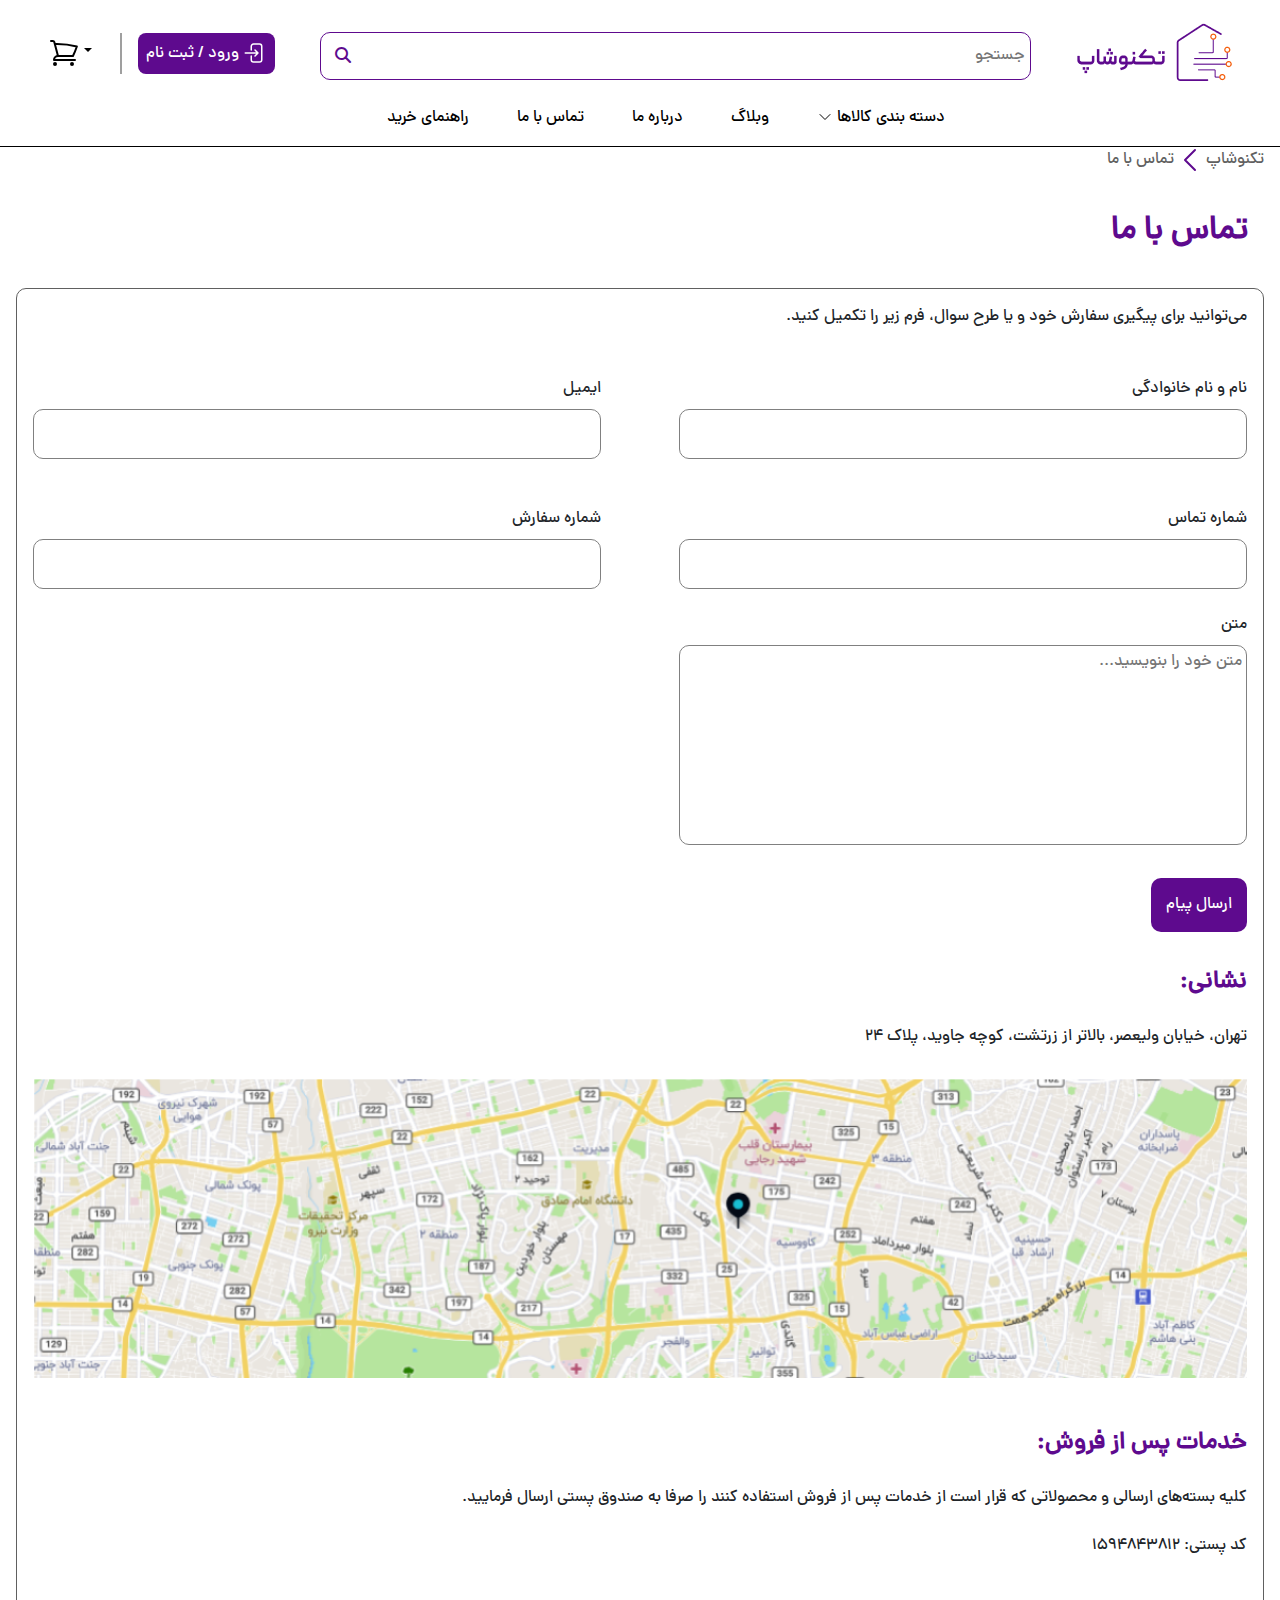
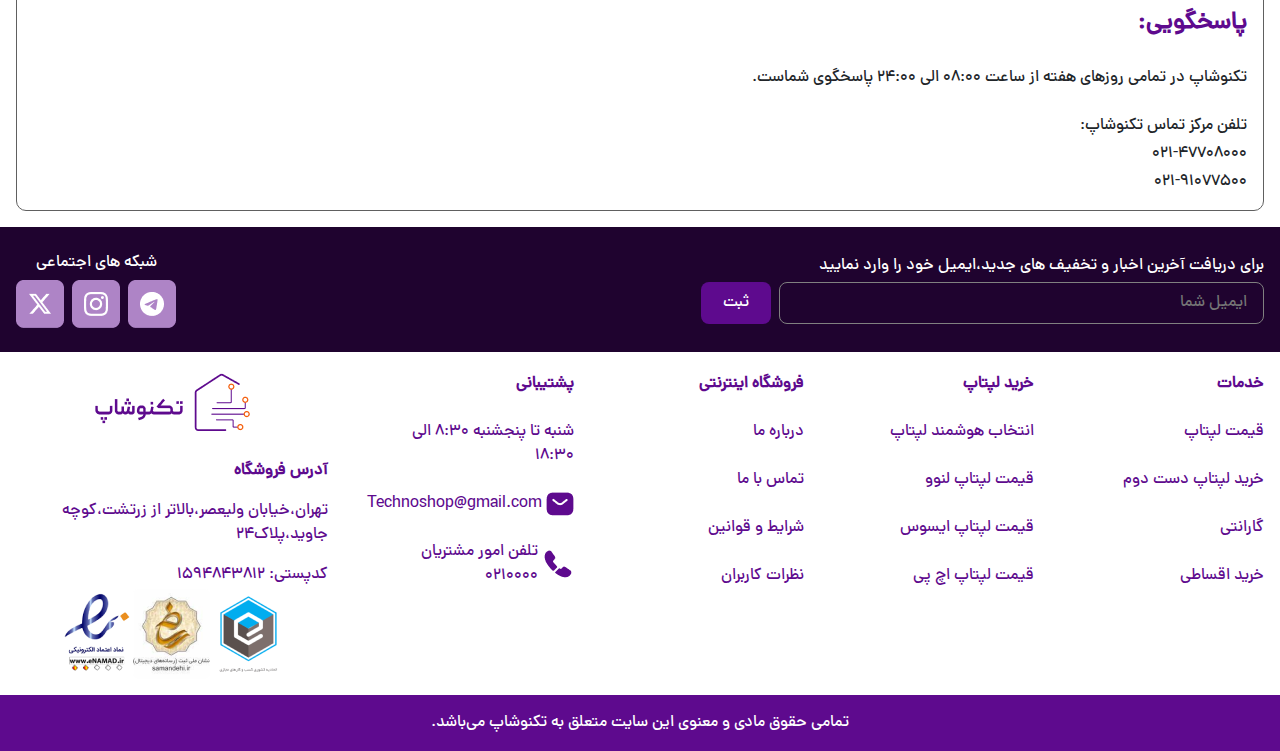
<file: contact.html>
<!DOCTYPE html>
<html lang="en">

<head>
    <meta charset="UTF-8">
    <meta name="viewport" content="width=device-width, initial-scale=1.0">
    <title>contact</title>
    <link rel="stylesheet" href="style.css">
    <link rel="stylesheet" href="css/bootstrap.rtl.min.css">
    <link rel="stylesheet" href="https://cdnjs.cloudflare.com/ajax/libs/font-awesome/6.7.1/css/all.min.css">
    <link rel="stylesheet" href="fontawesome-free-6.6.0-web/css/all.css">
    <link rel="stylesheet" href="shopping.css">
    <link rel="stylesheet" href="product.css">
    <link rel="stylesheet" href="contact.css">

    <script src="js/bootstrap.bundle.min.js"></script>
</head>

<body>
    <!-- ------------------------ My icons ------------------------ -->
    <svg class="d-none">
        <symbol id="shopping-cart" xmlns="http://www.w3.org/2000/svg" fill="none" viewBox="0 0 24 24" stroke-width="1.5"
            stroke="currentColor">
            <path stroke-linecap="round" stroke-linejoin="round"
                d="M2.25 3h1.386c.51 0 .955.343 1.087.835l.383 1.437M7.5 14.25a3 3 0 0 0-3 3h15.75m-12.75-3h11.218c1.121-2.3 2.1-4.684 2.924-7.138a60.114 60.114 0 0 0-16.536-1.84M7.5 14.25 5.106 5.272M6 20.25a.75.75 0 1 1-1.5 0 .75.75 0 0 1 1.5 0Zm12.75 0a.75.75 0 1 1-1.5 0 .75.75 0 0 1 1.5 0Z" />
        </symbol>
        <symbol id="enter" xmlns="http://www.w3.org/2000/svg" fill="none" viewBox="0 0 24 24" stroke-width="1.5"
            stroke="currentColor">
            <path stroke-linecap="round" stroke-linejoin="round"
                d="M8.25 9V5.25A2.25 2.25 0 0 1 10.5 3h6a2.25 2.25 0 0 1 2.25 2.25v13.5A2.25 2.25 0 0 1 16.5 21h-6a2.25 2.25 0 0 1-2.25-2.25V15M12 9l3 3m0 0-3 3m3-3H2.25" />
        </symbol>
        <symbol id="search" xmlns="http://www.w3.org/2000/svg" fill="none" viewBox="0 0 24 24" stroke-width="1.5"
            stroke="currentColor">
            <path stroke-linecap="round" stroke-linejoin="round"
                d="m21 21-5.197-5.197m0 0A7.5 7.5 0 1 0 5.196 5.196a7.5 7.5 0 0 0 10.607 10.607Z" />
        </symbol>
        <symbol id="chevron-down" xmlns="http://www.w3.org/2000/svg" fill="none" viewBox="0 0 24 24" stroke-width="1.5"
            stroke="currentColor">
            <path stroke-linecap="round" stroke-linejoin="round" d="m19.5 8.25-7.5 7.5-7.5-7.5" />
        </symbol>
        <symbol id="user" xmlns="http://www.w3.org/2000/svg" viewBox="0 0 448 512">
            <path
                d="M224 256A128 128 0 1 0 224 0a128 128 0 1 0 0 256zm-45.7 48C79.8 304 0 383.8 0 482.3C0 498.7 13.3 512 29.7 512l388.6 0c16.4 0 29.7-13.3 29.7-29.7C448 383.8 368.2 304 269.7 304l-91.4 0z" />
        </symbol>
        <symbol id="chevron-left" xmlns="http://www.w3.org/2000/svg" fill="none" viewBox="0 0 24 24" stroke-width="1.5"
            stroke="currentColor">
            <path stroke-linecap="round" stroke-linejoin="round" d="M15.75 19.5 8.25 12l7.5-7.5" />
        </symbol>
        <symbol id="heart" xmlns="http://www.w3.org/2000/svg" fill="none" viewBox="0 0 24 24" stroke-width="1.5"
            stroke="currentColor">
            <path stroke-linecap="round" stroke-linejoin="round"
                d="M21 8.25c0-2.485-2.099-4.5-4.688-4.5-1.935 0-3.597 1.126-4.312 2.733-.715-1.607-2.377-2.733-4.313-2.733C5.1 3.75 3 5.765 3 8.25c0 7.22 9 12 9 12s9-4.78 9-12Z" />
        </symbol>
        <symbol id="mobile" xmlns="http://www.w3.org/2000/svg" fill="none" viewBox="0 0 24 24" stroke-width="1.5"
            stroke="currentColor">
            <path stroke-linecap="round" stroke-linejoin="round"
                d="M10.5 1.5H8.25A2.25 2.25 0 0 0 6 3.75v16.5a2.25 2.25 0 0 0 2.25 2.25h7.5A2.25 2.25 0 0 0 18 20.25V3.75a2.25 2.25 0 0 0-2.25-2.25H13.5m-3 0V3h3V1.5m-3 0h3m-3 18.75h3" />
        </symbol>




    </svg>
    <!-- ------------------------ modal ------------------------ -->
    <div class="modal fade" id="modal-login" aria-hidden="true" tabindex="-1" role="dialog">
        <div class="modal-dialog">
            <div class="modal-content">
                <div class="modal-header justify-content-around">
                    <img src="Pic/Group 61493(1).png" alt="">
                </div>
                <div class="modal-body d-flex flex-column align-items-center" style="color: #945CB4;">
                    ورود/ثبت نام
                </div>
                <div style="direction: rtl;" class="ms-4">
                    شماره موبایل خود را وارد کنید
                </div>
                <div class="align-items-center d-flex justify-content-around">
                    <div class="input-icons-m">
                        <input class="input-field-m" type="text" placeholder="09XXXXXXXXX">
                        <i class="fa-regular fa-user icon-m"></i>
                    </div>
                </div>
                <div style="direction: rtl;" class="ms-4 mt-2">
                    <input type="checkbox">
                    <span>با ورود و ثبت‌نام در سایت، با </span>
                    <span style="color: #5E0A8E;">قوانین تکنوشاپ</span>
                    <span>موافقت می کنم.</span>
                </div>
                <a href="account.html">
                    <button id="button-login">
                        تایید
                    </button>
                </a>
            </div>
        </div>
    </div>
    <!-- ------------------------ header ------------------------ -->
    <header class="d-none d-md-block">
        <div class="d-flex justify-content-between ps-5 pt-3 pe-5 align-items-center gap-3 gap-xl-0">
            <div class="d-flex gap-3">
                <a class="ps-4 pt-1 dropdown-toggle" data-bs-toggle="dropdown" style="border-right:solid 2px #9F9F9F;"
                    href="">
                    <svg style="width: 2rem; height: 2rem;">
                        <use xlink:href="#shopping-cart"></use>
                    </svg>
                </a>
                <div class="dropdown-menu" id="sabad-menu" style="direction: rtl;">
                    <div class="dropdown-item" style="direction: rtl; color: #404040;">
                        <span>2 کالا</span>
                    </div>
                    <div class="dropdown-item d-flex gap-2">
                        <div class="d-flex flex-column justify-content-between">
                            <img src="Pic/sabad-1.png" alt="">
                            <img src="Pic/count.png" alt="">
                        </div>
                        <div class="d-flex flex-column gap-1" id="sabad-tx">
                            <strong>لپ تاپ 13.3 اینچی اپل<br> مدل MacBook Air MGN63 2020</strong>
                            <div class="gap-2">
                                <img src="Pic/Ellipse-gray.png" alt="">
                                <span>خاکستری</span>
                            </div>
                            <div class="gap-2">
                                <img src="Pic/truck-icon.png" alt="">
                                <span>ارسال تکنوشاپ</span>
                            </div>
                            <div class="gap-2">
                                <img src="Pic/verify-icon.png" alt="">
                                <span>گارانتی یکساله تکنو</span>
                            </div>
                            <div class="gap-2">
                                <strong>50،500،000</strong>
                                <span>تومان</span>
                            </div>
                        </div>
                    </div>
                    <div class="dropdown-divider"></div>
                    <div class="dropdown-item d-flex gap-2">
                        <div class="d-flex flex-column justify-content-between">
                            <img src="Pic/sabad-2.png" alt="">
                            <img src="Pic/count.png" alt="">
                        </div>
                        <div class="d-flex flex-column gap-1" id="sabad-tx">
                            <strong>کیف محافظ لپ تاپ 13.3 اینچی اپل<br> به همراه کیف شارژر مجزا</strong>
                            <div class="gap-2">
                                <img src="Pic/Ellipse-blue.png" alt="">
                                <span>آبی</span>
                            </div>
                            <div class="gap-2">
                                <img src="Pic/truck-icon.png" alt="">
                                <span>ارسال تکنوشاپ</span>
                            </div>
                            <div class="gap-2">
                                <img src="Pic/verify-icon.png" alt="">
                                <span>گارانتی یکساله تکنو</span>
                            </div>
                            <div class="gap-2">
                                <strong>990،000</strong>
                                <span>تومان</span>
                            </div>
                        </div>
                    </div>
                    <div class="dropdown-divider"></div>
                    <div class="dropdown-item d-flex justify-content-between">
                        <div class="d-flex flex-column justify-content-between">
                            <span style="color: #404040;">مبلغ قابل پرداخت</span>
                            <div class="gap-2">
                                <strong>51،490،000</strong>
                                <span>تومان</span>
                            </div>
                        </div>
                        <a href="shopping.html">
                            <img src="Pic/Button-sabad.png" alt="">
                        </a>
                    </div>
                </div>
                <button style="background-color: #5E0A8E !important; color: white;" class="login" data-bs-toggle="modal"
                    data-bs-target="#modal-login">
                    ورود / ثبت نام
                    <svg style="width: 1.5rem; height: 1.5rem;">
                        <use xlink:href="#enter"></use>
                    </svg>
                </button>
            </div>
            <div class="input-icons mt-3">
                <i class="fa fa-search icon"></i>
                <input class="input-field" type="text" placeholder="جستجو">
            </div>
            <div>
                <img src="Pic/Group 61493(1).png" alt="Logo">
            </div>
        </div>
        <div class="d-flex justify-content-center gap-5 w-100 mt-2 nav-menu p-2 mb-2">
            <a href="#">راهنمای خرید</a>
            <a href="contact.html">تماس با ما</a>
            <a href="about.html">درباره ما</a>
            <a href="blog.html">وبلاگ</a>
            <a href="#" data-bs-toggle="dropdown">
                <svg style="width: 1rem; height: 1rem;">
                    <use xlink:href="#chevron-down"></use>
                </svg>
                <span>
                    دسته بندی کالاها
                </span>
            </a>
            <!-- ---------- dropdown-items -------------- -->
            <div class="dropdown-menu" id="daste-menu">
                <div id="mobile-sub" class="dropdown-item">
                    <a href="#">
                        <span>موبایل</span>
                        <img src="Pic/mobile-icon.png" alt="">
                    </a>
                    <!-- ---------- sub-menu -------------- -->
                    <div class="sub-menu bg-white d-flex flex-column">
                        <div class="d-flex gap-1">
                            <img src="Pic/mobile-icon.png" alt="">
                            <span>موبایل</span>
                        </div>
                        <div class="d-flex gap-1">
                            <img src="Pic/devices-icon.png" alt="">
                            <span style="color: #5E0A8E;">لوازم جانبی موبایل</span>
                        </div>
                        <div class="d-flex flex-column">
                            <div><strong>همه محصولات موبایل</strong></div>
                            <div class="d-flex gap-3">
                                <div
                                    class="d-flex shadow p-2 flex-column align-content-center align-items-center justify-content-center">
                                    <img src="Pic/sub-menu-1.png" alt="">
                                    <span>گلس محافظ و کاور</span>
                                </div>
                                <div
                                    class="d-flex shadow p-2 flex-column align-content-center align-items-center justify-content-center">
                                    <img src="Pic/sub-menu-2.png" alt="">
                                    <span>شارژر و کابل</span>
                                </div>
                                <div
                                    class="d-flex shadow p-2 flex-column align-content-center align-items-center justify-content-center">
                                    <img src="Pic/sub-menu-3.png" alt="">
                                    <span>نگهدارنده موبایل</span>
                                </div>
                                <div
                                    class="d-flex shadow p-2 flex-column align-content-center align-items-center justify-content-center">
                                    <img src="Pic/sub-menu-4.png" alt="">
                                    <span>ساعت هوشمند و ایرپاد</span>
                                </div>
                            </div>
                        </div>
                    </div>
                </div>
                <div class="dropdown-divider"></div>
                <a class="dropdown-item" href="product.html">
                    <span>لپتاپ و کامپیوتر</span>
                    <img src="Pic/monitor-icon.png" alt="">
                </a>
                <div class="dropdown-divider"></div>
                <a class="dropdown-item" href="#">
                    <span>تبلت</span>
                    <img src="Pic/tablet-icon.png" alt="">
                </a>
                <div class="dropdown-divider"></div>
                <a class="dropdown-item" href="#">
                    <span>ساعت هوشمند</span>
                    <img src="Pic/watch-icon.png" alt="">
                </a>
                <div class="dropdown-divider"></div>
                <a class="dropdown-item" href="#">
                    <span>دوربین</span>
                    <img src="Pic/camera-icon.png" alt="">
                </a>
                <div class="dropdown-divider"></div>
                <a class="dropdown-item" href="#">
                    <span>محصولات گیمینگ</span>
                    <img src="Pic/game-icon.png" alt="">
                </a>
                <div class="dropdown-divider"></div>
                <a class="dropdown-item" href="#">
                    <span>اینترنت</span>
                    <img src="Pic/data-icon.png" alt="">
                </a>
                <div class="dropdown-divider"></div>
                <a class="dropdown-item" href="#">
                    <span>تجهیزات جانبی</span>
                    <img src="Pic/devices-icon.png" alt="">
                </a>
            </div>
        </div>
    </header>
    <!-- ------------------------ header-mobile ------------------------ -->
    <div class="d-flex d-md-none flex-column align-content-center align-items-center p-3 header-mobile">
        <div class="input-icons mt-3 w-100">
            <i class="fa fa-search icon"></i>
            <input class="input-field" type="text" placeholder="جستجو">
        </div>
        <div class="flex-column d-flex">
            <img src="Pic/Group 61493(1).png" alt="">
            <div class="d-flex gap-4">
                <a href="blog.html">وبلاگ</a>
                <a href="about.html">درباره ما</a>
                <a href="contact.html">تماس با ما</a>
                <a href="#">راهنمای خرید</a>
            </div>

        </div>
    </div>
    <!-- ------------------------ dastebandi ------------------------ -->
    <div class="d-flex align-items-center p-3 sec-dastebandi">
        <span>تکنوشاپ</span>
        <svg style="width: 2rem; height: 2rem; color: #5E0A8E;">
            <use xlink:href="#chevron-left"></use>
        </svg>
        <span>تماس با ما</span>
    </div>
    <!-- ------------------------ badane ------------------------ -->
    <div class="d-flex p-3" style="direction: rtl;">
        <strong class="tx-contact ps-3">تماس با ما</strong>
    </div>
    <div class="d-flex p-3" style="direction: rtl;">
        <div class="d-flex flex-column p-3 w-100 gap-4 section-badane">
            <span>می‌توانید برای پیگیری سفارش خود و یا طرح سوال، فرم زیر را تکمیل کنید.</span>
            <div class="d-flex flex-column gap-3 gap-md-0 flex-md-row justify-content-between mt-4">
                <div class="d-flex flex-column gap-2">
                    <span>نام و نام خانوادگی</span>
                    <input class="input-styles" type="text" name="" id="">
                </div>
                <div class="d-flex flex-column gap-2">
                    <span>ایمیل</span>
                    <input class="input-styles" type="text" name="" id="">
                </div>
            </div>
            <div class="d-flex flex-column gap-3 gap-md-0 flex-md-row justify-content-between mt-4">
                <div class="d-flex flex-column gap-2">
                    <span>شماره تماس</span>
                    <input class="input-styles" type="text" name="" id="">
                </div>
                <div class="d-flex flex-column gap-2">
                    <span>شماره سفارش</span>
                    <input class="input-styles" type="text" name="" id="">
                </div>
            </div>
            <div>
                <div class="d-flex flex-column gap-2">
                    <span>متن</span>
                    <input class="input-styles-matn" type="text" placeholder="متن خود را بنویسید...">
                </div>
            </div>
            <div class="mt-4">
                <a class="button-contact" href="#">
                    ارسال پیام
                </a>
            </div>
            <strong class="tx2-contact mt-4">نشانی:</strong>
            <span>تهران، خیابان ولیعصر، بالاتر از زرتشت، کوچه جاوید، پلاک ۲۴</span>
            <img src="Pic/neshani-pic.png" alt="">
            <strong class="tx2-contact mt-4">خدمات پس از فروش:</strong>
            <span>کلیه بسته‌های ارسالی و محصولاتی که قرار است از خدمات پس از فروش استفاده کنند را صرفا به صندوق پستی
                ارسال فرمایید.
            </span>
            <span>کد پستی: ۱۵۹۴۸۴۳۸۱۲</span>
            <strong class="tx2-contact mt-4">پاسخگویی:</strong>
            <span>تکنوشاپ در تمامی روزهای هفته از ساعت 08:00 الی 24:00 پاسخگوی شماست.</span>
            <div>
                <div class="d-flex flex-column gap-1">
                    <span>تلفن مرکز تماس تکنوشاپ:</span>
                    <span>021-47708000</span>
                    <span>021-91077500</span>
                </div>
            </div>
        </div>
    </div>
    <!-- ------------------------ section11 ------------------------ -->
    <div class="d-flex ps-3 pt-4 pb-4 pe-3 w-100 section11 align-items-center">
        <div class="justify-content-between align-items-center d-flex flex-column flex-md-row w-100 gap-2 gap-md-0">
            <div class="d-flex flex-column gap-1 col-md-8">
                <span style="color: white;" class="col-md-12">برای دریافت آخرین اخبار و تخفیف های جدید،ایمیل خود را وارد
                    نمایید</span>
                <div class="d-flex gap-2 col-md-12">
                    <input class="input-email col-md-7" type="text" placeholder="ایمیل شما">
                    <button class="button-sabt col-md-1">
                        ثبت
                    </button>
                </div>
            </div>
            <div class="d-flex flex-column gap-1 align-items-center justify-content-center">
                <span style="color: white;" class="">شبکه های اجتماعی</span>
                <div class="">
                    <img src="Pic/insta.png" alt="">
                </div>
            </div>
        </div>
    </div>
    <!-- ------------------------ footer ------------------------ -->
    <div class="d-flex p-3 w-100 flex-column mt-1">
        <div class="footer align-items-center justify-content-between d-flex flex-column-reverse flex-md-row w-100">
            <div class="d-none d-md-flex gap-5 col-md-7">
                <div class="flex-column d-flex gap-4 col-md-3">
                    <strong>خدمات</strong>
                    <a href="product.html" style="color: #5E0A8E !important;">قیمت لپتاپ</a>
                    <span>خرید لپتاپ دست دوم</span>
                    <span>گارانتی</span>
                    <span>خرید اقساطی</span>
                </div>
                <div class="flex-column d-flex gap-4 col-md-3">
                    <strong>خرید لپتاپ</strong>
                    <span>انتخاب هوشمند لپتاپ</span>
                    <span>قیمت لپتاپ لنوو</span>
                    <span>قیمت لپتاپ ایسوس</span>
                    <span>قیمت لپتاپ اچ پی</span>
                </div>
                <div class="flex-column d-flex gap-4 col-md-3">
                    <strong>فروشگاه اینترنتی</strong>
                    <a href="about.html" style="color: #5E0A8E !important;">درباره ما</a>
                    <a href="contact.html" style="color: #5E0A8E !important;">تماس با ما</a>
                    <span>شرایط و قوانین</span>
                    <span>نظرات کاربران</span>
                </div>
                <div class="flex-column d-flex gap-4 col-md-3">
                    <strong>پشتیبانی</strong>
                    <span>شنبه تا پنجشنبه 8:30 الی 18:30</span>
                    <div class="d-flex gap-1 align-items-center">
                        <img src="Pic/mail-icon.png" alt="">
                        <span>Technoshop@gmail.com</span>
                    </div>
                    <div class="d-flex gap-1 align-items-center">
                        <img src="Pic/call-icon.png" alt="">
                        <span>تلفن امور مشتریان <br> 0210000</span>
                    </div>
                </div>
            </div>
            <div class="d-flex flex-column gap-4 col-md-3">
                <div class="d-flex align-items-center justify-content-center">
                    <img src="Pic/Group 61493(1).png" alt="">
                </div>
                <div class="d-flex flex-column gap-3">
                    <strong>آدرس فروشگاه</strong>
                    <span>تهران،خیابان ولیعصر،بالاتر از زرتشت،کوچه جاوید،پلاک24</span>
                    <span>کدپستی: 1594843812</span>
                </div>
            </div>
        </div>
        <!-- mobile -->
        <div class="d-flex d-md-none flex-column gap-5 align-items-center justify-content-around footer">
            <div class="w-100 d-flex align-items-center justify-content-center">
                <div class="flex-column d-flex gap-4 col-6">
                    <strong>خدمات</strong>
                    <span>قیمت لپتاپ</span>
                    <span>خرید لپتاپ دست دوم</span>
                    <span>گارانتی</span>
                    <span>خرید اقساطی</span>
                </div>
                <div class="flex-column d-flex gap-4 col-6">
                    <strong>خرید لپتاپ</strong>
                    <span>انتخاب هوشمند لپتاپ</span>
                    <span>قیمت لپتاپ لنوو</span>
                    <span>قیمت لپتاپ ایسوس</span>
                    <span>قیمت لپتاپ اچ پی</span>
                </div>
            </div>
            <div class="w-100 d-flex justify-content-around align-items-center">
                <div class="flex-column d-flex gap-4 col-6">
                    <strong>فروشگاه اینترنتی</strong>
                    <span>درباره ما</span>
                    <span>تماس با ما</span>
                    <span>شرایط و قوانین</span>
                    <span>نظرات کاربران</span>
                </div>
                <div class="flex-column d-flex gap-4 col-6">
                    <strong>پشتیبانی</strong>
                    <span>شنبه تا پنجشنبه 8:30 الی 18:30</span>
                    <div class="d-flex gap-1 align-items-center">
                        <img src="Pic/mail-icon.png" alt="">
                        <span>Technoshop@gmail.com</span>
                    </div>
                    <div class="d-flex gap-1 align-items-center">
                        <img src="Pic/call-icon.png" alt="">
                        <span>تلفن امور مشتریان <br> 0210000</span>
                    </div>
                </div>
            </div>
        </div>
        <!-- --------- -->
        <div class="d-flex img-footer col-md-3 justify-content-center">
            <img src="Pic/foot-pic-1.png" alt="">
            <img src="Pic/foot-pic-2.png" alt="">
            <img src="Pic/foot-pic-3.png" alt="">
        </div>
    </div>
    <div class="d-flex justify-content-center p-3 align-items-center m-3 m-md-0 last-item footer-sec"
        style="background-color: #5E0A8E; color: white; direction: rtl;">
        تمامی حقوق مادی و معنوی این سایت متعلق به تکنوشاپ می‌باشد.
    </div>
    <!-- ------------------------ mobile footer ------------------------ -->
    <div class="d-flex d-sm-none justify-content-around align-items-center footer-mobile sec-footer-m w-100">
        <a href="index.html" class="p-2">
            <div
                class="d-flex flex-column justify-content-center icons-mobile-footer align-content-center align-items-center">
                <img src="Pic/home-mobile.png" alt="">
                <span style="color: #7933A1;">خانه</span>
            </div>
        </a>
        <button class="p-2" data-bs-toggle="offcanvas" data-bs-target="#offcanvasRight"
            style="background-color: white !important;">
            <div
                class="d-flex flex-column justify-content-center icons-mobile-footer align-content-center align-items-center">
                <img src="Pic/category-mobile.png" alt="">
                <span style="color: #858181;">دسته بندی</span>
            </div>
        </button>
        <a href="shopping.html" class="p-2">
            <div
                class="d-flex flex-column justify-content-center icons-mobile-footer align-content-center align-items-center">
                <img src="Pic/shopping-cart-mobile.png" alt="">
                <span style="color: #858181;">سبد خرید</span>
            </div>
        </a>
        <a href="account.html" class="p-2">
            <div
                class="d-flex flex-column justify-content-center icons-mobile-footer align-content-center align-items-center">
                <img src="Pic/vorood-mobile.png" alt="">
                <span style="color: #858181;">ورود</span>
            </div>
        </a>
    </div>
    <div class="offcanvas offcanvas-start" id="offcanvasRight" style="direction: rtl;">
        <div class="offcanvas-header align-items-center d-flex border-bottom">
            <img src="Pic/Group 61493(1).png" alt="">
            <button type="button" class="btn-close text-reset" data-bs-dismiss="offcanvas" aria-label="Close"></button>
        </div>
        <div class="offcanvas-body">
            <strong>دسته بندی ها</strong>
            <div class="d-flex flex-column gap-4 mt-3">
                <a href="#" class="d-flex align-items-center gap-1 border-bottom pb-2">
                    <img src="Pic/mobile-icon.png" alt="">
                    <span>موبایل</span>
                </a>
                <a href="product.html" class="d-flex align-items-center gap-1 border-bottom pb-2">
                    <img src="Pic/monitor-icon.png" alt="">
                    <span>لپتاپ و کامپیوتر</span>
                </a>
                <a href="#" class="d-flex align-items-center gap-1 border-bottom pb-2">
                    <img src="Pic/tablet-icon.png" alt="">
                    <span>تبلت</span>
                </a>
                <a href="#" class="d-flex align-items-center gap-1 border-bottom pb-2">
                    <img src="Pic/watch-icon.png" alt="">
                    <span>ساعت هوشمند</span>
                </a>
                <a href="#" class="d-flex align-items-center gap-1 border-bottom pb-2">
                    <img src="Pic/camera-icon.png" alt="">
                    <span>دوربین</span>
                </a>
                <a href="#" class="d-flex align-items-center gap-1 border-bottom pb-2">
                    <img src="Pic/game-icon.png" alt="">
                    <span>محصولات گیمینگ</span>
                </a>
                <a href="#" class="d-flex align-items-center gap-1 border-bottom pb-2">
                    <img src="Pic/data-icon.png" alt="">
                    <span>اینترنت</span>
                </a>
                <a href="#" class="d-flex align-items-center gap-1">
                    <img src="Pic/devices-icon.png" alt="">
                    <span>تجهیزات جانبی</span>
                </a>
            </div>
        </div>
    </div>
</body>

</html>
</file>
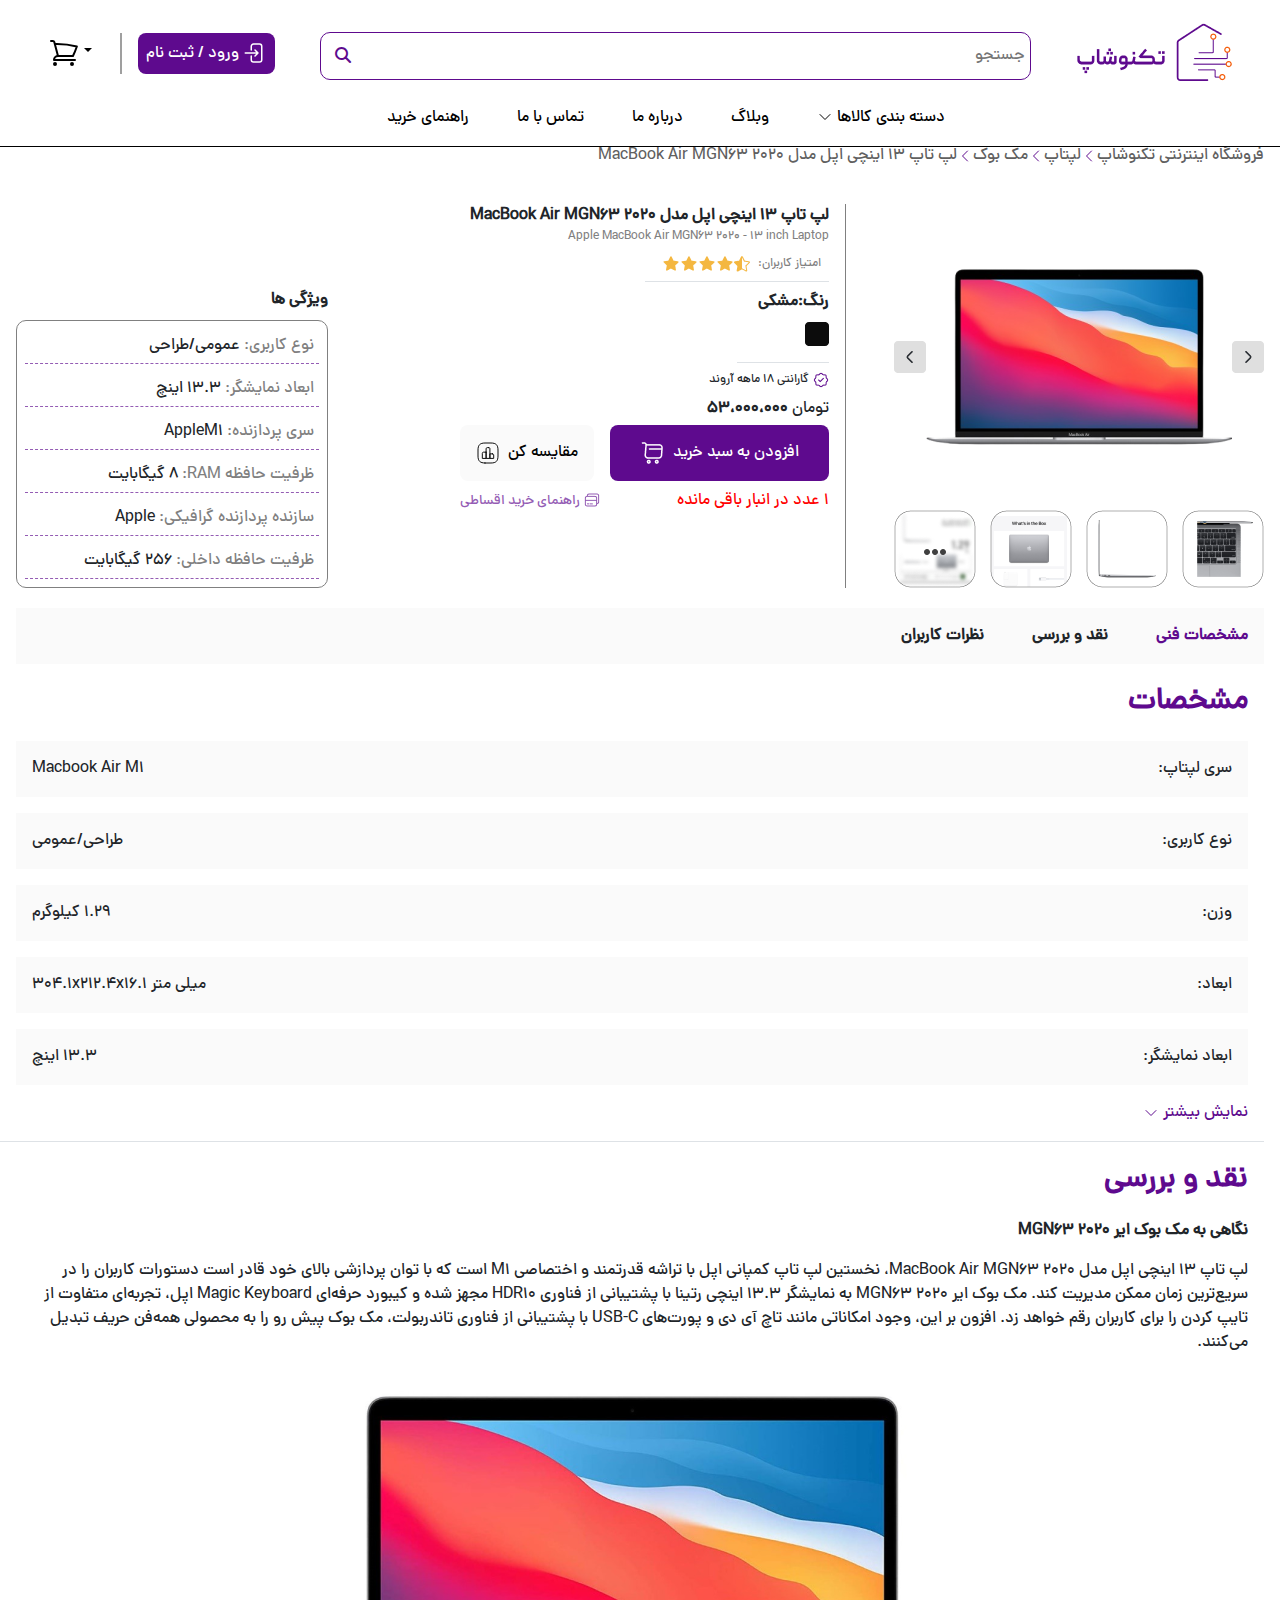
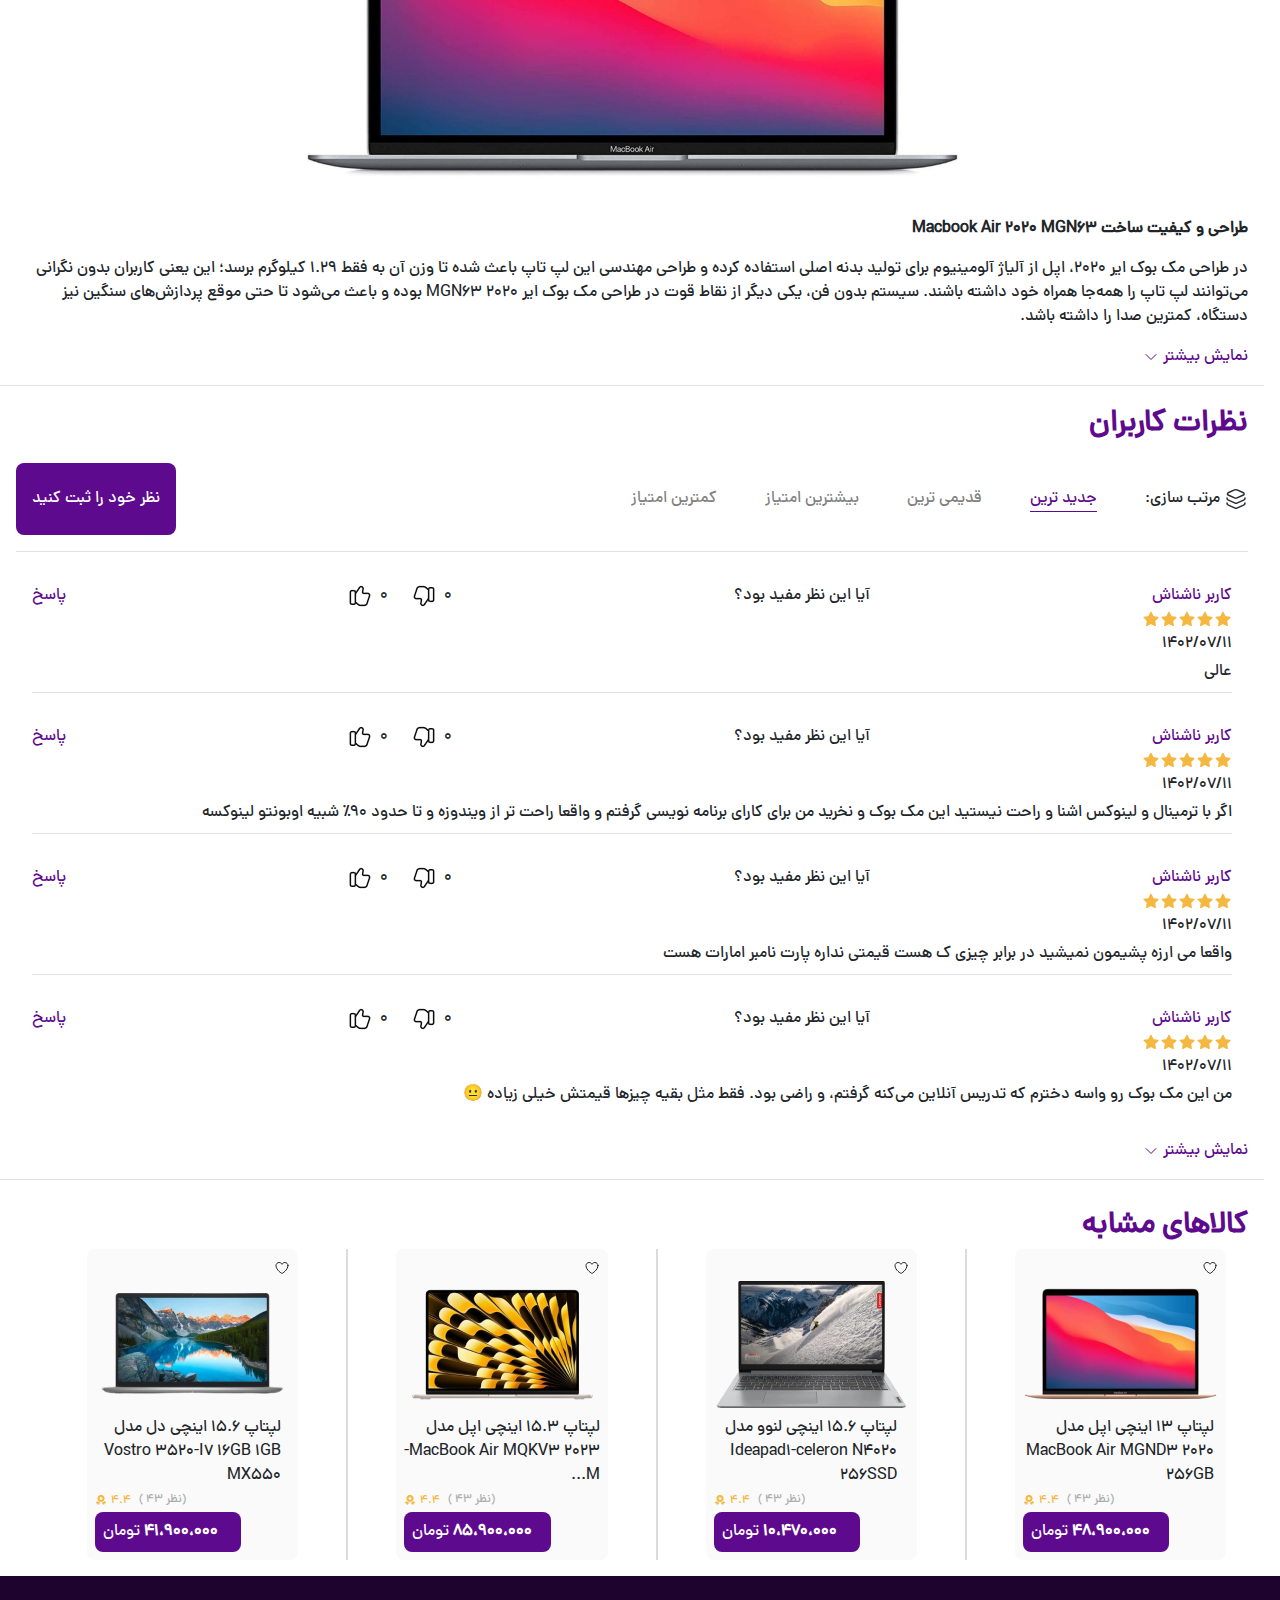
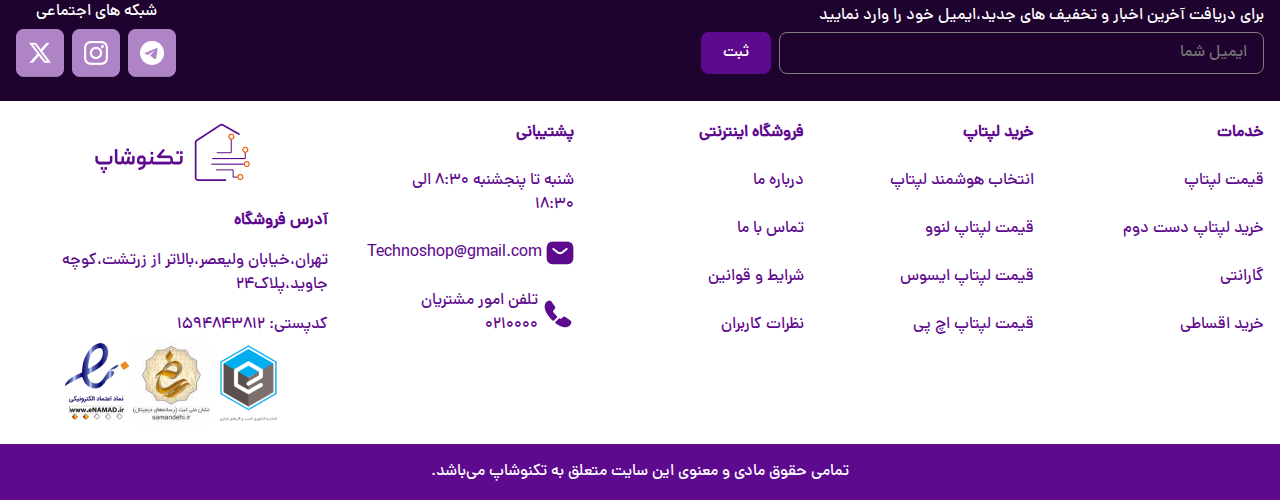
<file: detail-product.html>
<!DOCTYPE html>
<html lang="en">

<head>
    <meta charset="UTF-8">
    <meta name="viewport" content="width=device-width, initial-scale=1.0">
    <title>detail</title>
    <link rel="stylesheet" href="style.css">
    <link rel="stylesheet" href="css/bootstrap.rtl.min.css">
    <link rel="stylesheet" href="https://cdnjs.cloudflare.com/ajax/libs/font-awesome/6.7.1/css/all.min.css">
    <link rel="stylesheet" href="fontawesome-free-6.6.0-web/css/all.css">
    <link rel="stylesheet" href="product.css">
    <link rel="stylesheet" href="detail-product.css">

    <script src="js/bootstrap.bundle.min.js"></script>
</head>

<body>
    <!-- ------------------------ My icons ------------------------ -->
    <svg class="d-none">
        <symbol id="shopping-cart" xmlns="http://www.w3.org/2000/svg" fill="none" viewBox="0 0 24 24" stroke-width="1.5"
            stroke="currentColor">
            <path stroke-linecap="round" stroke-linejoin="round"
                d="M2.25 3h1.386c.51 0 .955.343 1.087.835l.383 1.437M7.5 14.25a3 3 0 0 0-3 3h15.75m-12.75-3h11.218c1.121-2.3 2.1-4.684 2.924-7.138a60.114 60.114 0 0 0-16.536-1.84M7.5 14.25 5.106 5.272M6 20.25a.75.75 0 1 1-1.5 0 .75.75 0 0 1 1.5 0Zm12.75 0a.75.75 0 1 1-1.5 0 .75.75 0 0 1 1.5 0Z" />
        </symbol>
        <symbol id="enter" xmlns="http://www.w3.org/2000/svg" fill="none" viewBox="0 0 24 24" stroke-width="1.5"
            stroke="currentColor">
            <path stroke-linecap="round" stroke-linejoin="round"
                d="M8.25 9V5.25A2.25 2.25 0 0 1 10.5 3h6a2.25 2.25 0 0 1 2.25 2.25v13.5A2.25 2.25 0 0 1 16.5 21h-6a2.25 2.25 0 0 1-2.25-2.25V15M12 9l3 3m0 0-3 3m3-3H2.25" />
        </symbol>
        <symbol id="search" xmlns="http://www.w3.org/2000/svg" fill="none" viewBox="0 0 24 24" stroke-width="1.5"
            stroke="currentColor">
            <path stroke-linecap="round" stroke-linejoin="round"
                d="m21 21-5.197-5.197m0 0A7.5 7.5 0 1 0 5.196 5.196a7.5 7.5 0 0 0 10.607 10.607Z" />
        </symbol>
        <symbol id="chevron-down" xmlns="http://www.w3.org/2000/svg" fill="none" viewBox="0 0 24 24" stroke-width="1.5"
            stroke="currentColor">
            <path stroke-linecap="round" stroke-linejoin="round" d="m19.5 8.25-7.5 7.5-7.5-7.5" />
        </symbol>
        <symbol id="user" xmlns="http://www.w3.org/2000/svg" viewBox="0 0 448 512">
            <path
                d="M224 256A128 128 0 1 0 224 0a128 128 0 1 0 0 256zm-45.7 48C79.8 304 0 383.8 0 482.3C0 498.7 13.3 512 29.7 512l388.6 0c16.4 0 29.7-13.3 29.7-29.7C448 383.8 368.2 304 269.7 304l-91.4 0z" />
        </symbol>
        <symbol id="chevron-left" xmlns="http://www.w3.org/2000/svg" fill="none" viewBox="0 0 24 24" stroke-width="1.5"
            stroke="currentColor">
            <path stroke-linecap="round" stroke-linejoin="round" d="M15.75 19.5 8.25 12l7.5-7.5" />
        </symbol>
        <symbol id="heart" xmlns="http://www.w3.org/2000/svg" fill="none" viewBox="0 0 24 24" stroke-width="1.5"
            stroke="currentColor">
            <path stroke-linecap="round" stroke-linejoin="round"
                d="M21 8.25c0-2.485-2.099-4.5-4.688-4.5-1.935 0-3.597 1.126-4.312 2.733-.715-1.607-2.377-2.733-4.313-2.733C5.1 3.75 3 5.765 3 8.25c0 7.22 9 12 9 12s9-4.78 9-12Z" />
        </symbol>
        <symbol id="mobile" xmlns="http://www.w3.org/2000/svg" fill="none" viewBox="0 0 24 24" stroke-width="1.5"
            stroke="currentColor">
            <path stroke-linecap="round" stroke-linejoin="round"
                d="M10.5 1.5H8.25A2.25 2.25 0 0 0 6 3.75v16.5a2.25 2.25 0 0 0 2.25 2.25h7.5A2.25 2.25 0 0 0 18 20.25V3.75a2.25 2.25 0 0 0-2.25-2.25H13.5m-3 0V3h3V1.5m-3 0h3m-3 18.75h3" />
        </symbol>




    </svg>
    <!-- ------------------------ modal ------------------------ -->
    <div class="modal fade" id="modal-login" aria-hidden="true" tabindex="-1" role="dialog">
        <div class="modal-dialog">
            <div class="modal-content">
                <div class="modal-header justify-content-around">
                    <img src="Pic/Group 61493(1).png" alt="">
                </div>
                <div class="modal-body d-flex flex-column align-items-center" style="color: #945CB4;">
                    ورود/ثبت نام
                </div>
                <div style="direction: rtl;" class="ms-4">
                    شماره موبایل خود را وارد کنید
                </div>
                <div class="align-items-center d-flex justify-content-around">
                    <div class="input-icons-m">
                        <input class="input-field-m" type="text" placeholder="09XXXXXXXXX">
                        <i class="fa-regular fa-user icon-m"></i>
                    </div>
                </div>
                <div style="direction: rtl;" class="ms-4 mt-2">
                    <input type="checkbox">
                    <span>با ورود و ثبت‌نام در سایت، با </span>
                    <span style="color: #5E0A8E;">قوانین تکنوشاپ</span>
                    <span>موافقت می کنم.</span>
                </div>
                <a href="account.html">
                    <button id="button-login">
                        تایید
                    </button>
                </a>
            </div>
        </div>
    </div>
    <!-- ------------------------ header ------------------------ -->
    <header class="d-none d-md-block">
        <div class="d-flex justify-content-between ps-5 pt-3 pe-5 align-items-center gap-3 gap-xl-0">
            <div class="d-flex gap-3">
                <a class="ps-4 pt-1 dropdown-toggle" data-bs-toggle="dropdown" style="border-right:solid 2px #9F9F9F;"
                    href="">
                    <svg style="width: 2rem; height: 2rem;">
                        <use xlink:href="#shopping-cart"></use>
                    </svg>
                </a>
                <div class="dropdown-menu" id="sabad-menu" style="direction: rtl;">
                    <div class="dropdown-item" style="direction: rtl; color: #404040;">
                        <span>2 کالا</span>
                    </div>
                    <div class="dropdown-item d-flex gap-2">
                        <div class="d-flex flex-column justify-content-between">
                            <img src="Pic/sabad-1.png" alt="">
                            <img src="Pic/count.png" alt="">
                        </div>
                        <div class="d-flex flex-column gap-1" id="sabad-tx">
                            <strong>لپ تاپ 13.3 اینچی اپل<br> مدل MacBook Air MGN63 2020</strong>
                            <div class="gap-2">
                                <img src="Pic/Ellipse-gray.png" alt="">
                                <span>خاکستری</span>
                            </div>
                            <div class="gap-2">
                                <img src="Pic/truck-icon.png" alt="">
                                <span>ارسال تکنوشاپ</span>
                            </div>
                            <div class="gap-2">
                                <img src="Pic/verify-icon.png" alt="">
                                <span>گارانتی یکساله تکنو</span>
                            </div>
                            <div class="gap-2">
                                <strong>50،500،000</strong>
                                <span>تومان</span>
                            </div>
                        </div>
                    </div>
                    <div class="dropdown-divider"></div>
                    <div class="dropdown-item d-flex gap-2">
                        <div class="d-flex flex-column justify-content-between">
                            <img src="Pic/sabad-2.png" alt="">
                            <img src="Pic/count.png" alt="">
                        </div>
                        <div class="d-flex flex-column gap-1" id="sabad-tx">
                            <strong>کیف محافظ لپ تاپ 13.3 اینچی اپل<br> به همراه کیف شارژر مجزا</strong>
                            <div class="gap-2">
                                <img src="Pic/Ellipse-blue.png" alt="">
                                <span>خاکستری</span>
                            </div>
                            <div class="gap-2">
                                <img src="Pic/truck-icon.png" alt="">
                                <span>ارسال تکنوشاپ</span>
                            </div>
                            <div class="gap-2">
                                <img src="Pic/verify-icon.png" alt="">
                                <span>گارانتی یکساله تکنو</span>
                            </div>
                            <div class="gap-2">
                                <strong>990،000</strong>
                                <span>تومان</span>
                            </div>
                        </div>
                    </div>
                    <div class="dropdown-divider"></div>
                    <div class="dropdown-item d-flex justify-content-between">
                        <div class="d-flex flex-column justify-content-between">
                            <span style="color: #404040;">مبلغ قابل پرداخت</span>
                            <div class="gap-2">
                                <strong>51،490،000</strong>
                                <span>تومان</span>
                            </div>
                        </div>
                        <a href="#">
                            <img src="Pic/Button-sabad.png" alt="">
                        </a>
                    </div>
                </div>
                <button style="background-color: #5E0A8E !important; color: white;" class="login" data-bs-toggle="modal"
                    data-bs-target="#modal-login">
                    ورود / ثبت نام
                    <svg style="width: 1.5rem; height: 1.5rem;">
                        <use xlink:href="#enter"></use>
                    </svg>
                </button>
            </div>
            <div class="input-icons mt-3">
                <i class="fa fa-search icon"></i>
                <input class="input-field" type="text" placeholder="جستجو">
            </div>
            <div>
                <img src="Pic/Group 61493(1).png" alt="Logo">
            </div>
        </div>
        <div class="d-flex justify-content-center gap-5 w-100 mt-2 nav-menu p-2 mb-2">
            <a href="#">راهنمای خرید</a>
            <a href="contact.html">تماس با ما</a>
            <a href="about.html">درباره ما</a>
            <a href="blog.html">وبلاگ</a>
            <a href="#" data-bs-toggle="dropdown">
                <svg style="width: 1rem; height: 1rem;">
                    <use xlink:href="#chevron-down"></use>
                </svg>
                <span>
                    دسته بندی کالاها
                </span>
            </a>
            <!-- ---------- dropdown-items -------------- -->
            <div class="dropdown-menu" id="daste-menu">
                <div id="mobile-sub" class="dropdown-item">
                    <a href="#">
                        <span>موبایل</span>
                        <img src="Pic/mobile-icon.png" alt="">
                    </a>
                    <!-- ---------- sub-menu -------------- -->
                    <div class="sub-menu bg-white d-flex flex-column">
                        <div class="d-flex gap-1">
                            <img src="Pic/mobile-icon.png" alt="">
                            <span>موبایل</span>
                        </div>
                        <div class="d-flex gap-1">
                            <img src="Pic/devices-icon.png" alt="">
                            <span style="color: #5E0A8E;">لوازم جانبی موبایل</span>
                        </div>
                        <div class="d-flex flex-column">
                            <div><strong>همه محصولات موبایل</strong></div>
                            <div class="d-flex gap-3">
                                <div
                                    class="d-flex shadow p-2 flex-column align-content-center align-items-center justify-content-center">
                                    <img src="Pic/sub-menu-1.png" alt="">
                                    <span>گلس محافظ و کاور</span>
                                </div>
                                <div
                                    class="d-flex shadow p-2 flex-column align-content-center align-items-center justify-content-center">
                                    <img src="Pic/sub-menu-2.png" alt="">
                                    <span>شارژر و کابل</span>
                                </div>
                                <div
                                    class="d-flex shadow p-2 flex-column align-content-center align-items-center justify-content-center">
                                    <img src="Pic/sub-menu-3.png" alt="">
                                    <span>نگهدارنده موبایل</span>
                                </div>
                                <div
                                    class="d-flex shadow p-2 flex-column align-content-center align-items-center justify-content-center">
                                    <img src="Pic/sub-menu-4.png" alt="">
                                    <span>ساعت هوشمند و ایرپاد</span>
                                </div>
                            </div>
                        </div>
                    </div>
                </div>
                <div class="dropdown-divider"></div>
                <a class="dropdown-item" href="product.html">
                    <span>لپتاپ و کامپیوتر</span>
                    <img src="Pic/monitor-icon.png" alt="">
                </a>
                <div class="dropdown-divider"></div>
                <a class="dropdown-item" href="#">
                    <span>تبلت</span>
                    <img src="Pic/tablet-icon.png" alt="">
                </a>
                <div class="dropdown-divider"></div>
                <a class="dropdown-item" href="#">
                    <span>ساعت هوشمند</span>
                    <img src="Pic/watch-icon.png" alt="">
                </a>
                <div class="dropdown-divider"></div>
                <a class="dropdown-item" href="#">
                    <span>دوربین</span>
                    <img src="Pic/camera-icon.png" alt="">
                </a>
                <div class="dropdown-divider"></div>
                <a class="dropdown-item" href="#">
                    <span>محصولات گیمینگ</span>
                    <img src="Pic/game-icon.png" alt="">
                </a>
                <div class="dropdown-divider"></div>
                <a class="dropdown-item" href="#">
                    <span>اینترنت</span>
                    <img src="Pic/data-icon.png" alt="">
                </a>
                <div class="dropdown-divider"></div>
                <a class="dropdown-item" href="#">
                    <span>تجهیزات جانبی</span>
                    <img src="Pic/devices-icon.png" alt="">
                </a>
            </div>
        </div>
    </header>
    <!-- ------------------------ header-mobile ------------------------ -->
    <div class="d-flex d-md-none flex-column align-content-center align-items-center p-3 header-mobile">
        <div class="input-icons mt-3 w-100">
            <i class="fa fa-search icon"></i>
            <input class="input-field" type="text" placeholder="جستجو">
        </div>
        <div class="flex-column d-flex">
            <img src="Pic/Group 61493(1).png" alt="">
            <div class="d-flex gap-4">
                <a href="blog.html">وبلاگ</a>
                <a href="about.html">درباره ما</a>
                <a href="contact.html">تماس با ما</a>
                <a href="#">راهنمای خرید</a>
            </div>

        </div>
    </div>
    <!-- ------------------------ section-dastebandi ------------------------ -->
    <div class="d-flex align-items-center p-3 sec-dastebandi">
        <span>فروشگاه اینترنتی تکنوشاپ</span>
        <svg style="width: 1rem; height: 1rem; color: #5E0A8E;">
            <use xlink:href="#chevron-left"></use>
        </svg>
        <span>لپتاپ</span>
        <svg style="width: 1rem; height: 1rem; color: #5E0A8E;">
            <use xlink:href="#chevron-left"></use>
        </svg>
        <span>مک بوک</span>
        <svg style="width: 1rem; height: 1rem; color: #5E0A8E;">
            <use xlink:href="#chevron-left"></use>
        </svg>
        <span>لپ تاپ 13 اینچی اپل مدل MacBook Air MGN63 2020</span>
    </div>
    <!-- ------------------------ product-intro ------------------------ -->
    <div class="d-flex flex-column justify-content-between flex-md-row p-3 mt-1 gap-4" style="direction: rtl;">
        <div class="d-flex flex-column flex-md-row gap-5 col-12 col-md-8">
            <div class="d-flex flex-column">
                <div class="d-flex justify-content-between align-items-center">
                    <a href="#">
                        <img src="Pic/right-icon.png" alt="">
                    </a>
                    <img src="Pic/refurb-macbook-asli.png" alt="">
                    <a href="#">
                        <img src="Pic/left-icon.png" alt="">
                    </a>
                </div>
                <div class="d-flex justify-content-between">
                    <img src="Pic/pic-4-intro.png" alt="">
                    <img src="Pic/pic-3-intro.png" alt="">
                    <img src="Pic/pic-2-intro.png" alt="">
                    <img src="Pic/pic-1-intro.png" alt="">
                </div>
            </div>
            <!-- ---------------------------------------------------------- -->
            <div class="d-flex flex-column intro ps-3">
                <strong>لپ تاپ 13 اینچی اپل مدل MacBook Air MGN63 2020</strong>
                <span style="color: gray; font-size: 12px;">Apple MacBook Air MGN63 2020 - 13 inch Laptop</span>
                <div class="d-flex align-items-center gap-2 align-content-center p-2 border-bottom w-50">
                    <span style="color: gray; font-size: 12px;">امتیاز کاربران:</span>
                    <img src="Pic/stars.png" alt="">
                </div>
                <div class="d-flex pt-2">
                    <strong>رنگ:</strong>
                    <strong>مشکی</strong>
                </div>
                <div class="d-flex pt-2 pb-3 border-bottom w-25">
                    <img src="Pic/black-color.png" alt="">
                </div>
                <div class="d-flex gap-1 pt-2 align-items-center">
                    <img src="Pic/verify-icon.png" alt="">
                    <span style="font-size: 12px;">گارانتی 18 ماهه آروند</span>
                </div>
                <div class="d-flex gap-1 pt-2 align-items-center">
                    <span>تومان</span>
                    <strong>53،000،000</strong>
                </div>
                <div class="d-flex gap-3 mt-1">
                    <div
                        class="d-flex align-items-center align-content-center justify-content-center gap-2 button-1-sabad">
                        <span>افزودن به سبد خرید</span>
                        <img src="Pic/shopping-cart-detail.png" alt="">
                    </div>
                    <div
                        class="d-flex align-items-center align-content-center justify-content-center gap-2 button-2-compare">
                        <span>مقایسه کن</span>
                        <img src="Pic/chart-square.svg" alt="">
                    </div>
                </div>
                <div class="d-flex justify-content-between mt-2">
                    <span style="color: red;">1 عدد در انبار باقی مانده</span>
                    <div>
                        <img src="Pic/cards-detail.png" alt="">
                        <span style="font-size: 14px; color: #945CB4;">راهنمای خرید اقساطی</span>
                    </div>
                </div>
            </div>
        </div>
        <div class="d-flex flex-column gap-2 justify-content-end col-12 col-md-3">
            <strong>ویژگی ها</strong>
            <div class="d-flex flex-column p-2 gap-2 sec-vijegi">
                <div class="d-flex gap-1">
                    <span style="color: gray;">نوع کاربری:</span>
                    <span>عمومی/طراحی</span>
                </div>
                <div class="d-flex gap-1">
                    <span style="color: gray;">ابعاد نمایشگر:</span>
                    <span>13.3 اینچ</span>
                </div>
                <div class="d-flex gap-1">
                    <span style="color: gray;">سری پردازنده:</span>
                    <span>AppleM1</span>
                </div>
                <div class="d-flex gap-1">
                    <span style="color: gray;">ظرفیت حافظه RAM:</span>
                    <span>8 گیگابایت</span>
                </div>
                <div class="d-flex gap-1">
                    <span style="color: gray;">سازنده پردازنده گرافیکی:</span>
                    <span>Apple</span>
                </div>
                <div class="d-flex gap-1">
                    <span style="color: gray;">ظرفیت حافظه داخلی:</span>
                    <span>256 گیگابایت</span>
                </div>
            </div>
        </div>
    </div>
    <!-- ------------------------ section-3-detail ------------------------ -->
    <div class="section-3-detail gap-5 p-3 w-auto ms-3 me-3 mt-1 d-flex"
        style="direction: rtl; background-color: #fafafa;">
        <strong style="color: #5E0A8E;">مشخصات فنی</strong>
        <strong>نقد و بررسی</strong>
        <strong>نظرات کاربران</strong>
    </div>
    <div class="d-flex flex-column p-3 ms-3 gap-3 tozih-detail border-bottom" style="direction: rtl;">
        <strong style="font-size: 30px; color: #5E0A8E;direction: rtl;">مشخصات</strong>
        <div class="d-flex justify-content-between p-3">
            <span>سری لپتاپ:</span>
            <span>Macbook Air M1</span>
        </div>
        <div class="d-flex justify-content-between p-3">
            <span>نوع کاربری:</span>
            <span>طراحی/عمومی</span>
        </div>
        <div class="d-flex justify-content-between p-3">
            <span>وزن:</span>
            <span>1.29 کیلوگرم</span>
        </div>
        <div class="d-flex justify-content-between p-3">
            <span>ابعاد:</span>
            <span>میلی متر 304.1x212.4x16.1</span>
        </div>
        <div class="d-flex justify-content-between p-3">
            <span>ابعاد نمایشگر:</span>
            <span>13.3 اینچ</span>
        </div>
        <a class="d-flex align-items-center gap-1" href="#" style="color: #5E0A8E !important;">
            <span>نمایش بیشتر</span>
            <svg style="width: 1rem; height: 1rem;">
                <use xlink:href="#chevron-down"></use>
            </svg>
        </a>
    </div>
    <div class="d-flex flex-column p-3 ms-3 gap-3 tozih-detail border-bottom" style="direction: rtl;">
        <strong style="font-size: 30px; color: #5E0A8E;direction: rtl;">نقد و بررسی</strong>
        <strong>نگاهی به مک بوک ایر MGN63 2020</strong>
        <span>لپ تاپ 13 اینچی اپل مدل MacBook Air MGN63 2020، نخستین لپ تاپ کمپانی اپل با تراشه قدرتمند و اختصاصی M1 است
            که با توان پردازشی بالای خود قادر است دستورات کاربران را در سریع‌ترین زمان ممکن مدیریت کند. مک بوک ایر MGN63
            2020 به نمایشگر 13.3 اینچی رتینا با پشتیبانی از فناوری HDR10 مجهز شده و کیبورد حرفه‌ای Magic Keyboard اپل،
            تجربه‌ای متفاوت از تایپ کردن را برای کاربران رقم خواهد زد. افزون بر این، وجود امکاناتی مانند تاچ آی دی و
            پورت‌های USB-C با پشتیبانی از فناوری تاندربولت، مک بوک پیش رو را به محصولی همه‌فن حریف تبدیل می‌کنند.
        </span>
        <span class="d-none d-md-flex justify-content-center align-items-center align-content-center p-3">
            <img src="Pic/barresi-pic.png" alt="">
        </span>
        <strong class="d-none d-md-block">طراحی و کیفیت ساخت Macbook Air 2020 MGN63</strong>
        <span class="d-none d-md-block">
            در طراحی مک بوک ایر 2020، اپل از آلیاژ آلومینیوم برای تولید بدنه اصلی استفاده کرده و طراحی مهندسی این لپ تاپ
            باعث شده تا وزن آن به فقط 1.29 کیلوگرم برسد؛ این یعنی کاربران بدون نگرانی می‌توانند لپ تاپ را همه‌جا همراه
            خود داشته باشند. سیستم بدون فن، یکی دیگر از نقاط قوت در طراحی مک بوک ایر MGN63 2020 بوده و باعث می‌شود تا
            حتی موقع پردازش‌های سنگین نیز دستگاه، کمترین صدا را داشته باشد.
        </span>
        <a class="d-flex align-items-center gap-1" href="#" style="color: #5E0A8E !important;">
            <span>نمایش بیشتر</span>
            <svg style="width: 1rem; height: 1rem;">
                <use xlink:href="#chevron-down"></use>
            </svg>
        </a>
    </div>
    <div class="d-flex flex-column p-3 ms-3 gap-3 border-bottom" style="direction: rtl;">
        <strong style="font-size: 30px; color: #5E0A8E;direction: rtl;">نظرات کاربران</strong>
        <div class="d-none d-md-flex pb-3 justify-content-between align-items-center border-bottom"
            style="direction: rtl;">
            <div class="d-flex gap-5">
                <div class="d-flex align-items-center align-content-center gap-1">
                    <img src="Pic/layer.svg" alt="">
                    <span>مرتب سازی:</span>
                </div>
                <span class="jadidtarin">جدید ترین</span>
                <span style="color: gray;">قدیمی ترین</span>
                <span style="color: gray;">بیشترین امتیاز</span>
                <span style="color: gray;">کمترین امتیاز</span>
            </div>
            <div class="button-nazar">
                <span>نظر خود را ثبت کنید</span>
            </div>
        </div>
        <div class="d-none d-md-flex flex-md-column overflow-auto ps-3 pe-3 pt-2 gap-4">
            <div class="comment flex-column d-flex border-bottom pt-2 pb-2">
                <div class="d-flex justify-content-between align-items-center gap-2">
                    <span style="color: #5E0A8E;">کاربر ناشناش</span>
                    <span class="d-none d-md-block">آیا این نظر مفید بود؟</span>
                    <div class="d-none d-md-flex justify-content-between gap-4">
                        <span class="d-flex gap-2">
                            <span>0</span>
                            <img src="Pic/dislike-icon.png" alt="">
                        </span>
                        <span class="d-flex gap-2">
                            <span>0</span>
                            <img src="Pic/like-icon.png" alt="">
                        </span>
                    </div>
                    <span style="color: #5E0A8E;">پاسخ</span>
                </div>
                <div>
                    <img src="Pic/stars-comment.png" alt="">
                </div>
                <span>1402/07/11</span>
                <div class="d-flex mt-1">
                    <span>عالی</span>
                </div>
            </div>
            <!-- ------------------------------------------------------------------------- -->
            <div class="comment flex-column d-flex border-bottom pt-2 pb-2">
                <div class="d-flex gap-3 justify-content-between align-items-center">
                    <span style="color: #5E0A8E;">کاربر ناشناش</span>
                    <span class="d-none d-md-block">آیا این نظر مفید بود؟</span>
                    <div class="d-none d-md-flex justify-content-between gap-4">
                        <span class="d-flex gap-2">
                            <span>0</span>
                            <img src="Pic/dislike-icon.png" alt="">
                        </span>
                        <span class="d-flex gap-2">
                            <span>0</span>
                            <img src="Pic/like-icon.png" alt="">
                        </span>
                    </div>
                    <span style="color: #5E0A8E;">پاسخ</span>
                </div>
                <div>
                    <img src="Pic/stars-comment.png" alt="">
                </div>
                <span>1402/07/11</span>
                <div class="d-flex mt-1">
                    <span class="d-flex flex-wrap">اگر با ترمینال و لینوکس اشنا و راحت نیستید این مک بوک و نخرید من برای
                        کارای برنامه نویسی گرفتم و واقعا راحت تر از ویندوزه و تا حدود ۹۰٪ شبیه اوبونتو لینوکسه</span>
                </div>
            </div>


            <div class="comment flex-column d-flex border-bottom pt-2 pb-2">
                <div class="d-flex gap-3 justify-content-between align-items-center">
                    <span style="color: #5E0A8E;">کاربر ناشناش</span>
                    <span class="d-none d-md-block">آیا این نظر مفید بود؟</span>
                    <div class="d-none d-md-flex justify-content-between gap-4">
                        <span class="d-flex gap-2">
                            <span>0</span>
                            <img src="Pic/dislike-icon.png" alt="">
                        </span>
                        <span class="d-flex gap-2">
                            <span>0</span>
                            <img src="Pic/like-icon.png" alt="">
                        </span>
                    </div>
                    <span style="color: #5E0A8E;">پاسخ</span>
                </div>
                <div>
                    <img src="Pic/stars-comment.png" alt="">
                </div>
                <span>1402/07/11</span>
                <div class="d-flex mt-1">
                    <span class="d-flex flex-wrap">واقعا می ارزه پشیمون نمیشید در برابر چیزی ک هست قیمتی نداره پارت
                        نامبر امارات هست</span>
                </div>
            </div>



            <div class="comment flex-column d-flex pt-2 pb-2">
                <div class="d-flex gap-3 justify-content-between align-items-center">
                    <span style="color: #5E0A8E;">کاربر ناشناش</span>
                    <span class="d-none d-md-block">آیا این نظر مفید بود؟</span>
                    <div class="d-none d-md-flex justify-content-between gap-4">
                        <span class="d-flex gap-2">
                            <span>0</span>
                            <img src="Pic/dislike-icon.png" alt="">
                        </span>
                        <span class="d-flex gap-2">
                            <span>0</span>
                            <img src="Pic/like-icon.png" alt="">
                        </span>
                    </div>
                    <span style="color: #5E0A8E;">پاسخ</span>
                </div>
                <div>
                    <img src="Pic/stars-comment.png" alt="">
                </div>
                <span>1402/07/11</span>
                <div class="d-flex mt-1">
                    <span class="d-flex flex-wrap">من این مک بوک رو واسه دخترم که تدریس آنلاین می‌کنه گرفتم، و راضی بود.
                        فقط مثل بقیه چیزها قیمتش
                        خیلی زیاده 😐</span>
                </div>
            </div>
        </div>
        <a class="d-none d-md-flex mt-2 align-items-center gap-1" href="#" style="color: #5E0A8E !important;">
            <span>نمایش بیشتر</span>
            <svg style="width: 1rem; height: 1rem;">
                <use xlink:href="#chevron-down"></use>
            </svg>
        </a>
        <!-- comment-mobile -->
        <div class="d-flex d-md-none overflow-auto gap-2">
            <div class="d-flex flex-column justify-content-between gap-3 border p-3 rounded-3">
                <div class="d-flex flex-column">
                    <span>کاربر ناشناش</span>
                    <img src="Pic/starscommentmobile.png" alt="">
                    <span>1402/07/11</span>
                </div>
                <span>عالی</span>
                <div class="d-flex justify-content-between gap-5">
                    <span style="color: #5E0A8E;">پاسخ</span>
                    <div class="d-flex gap-4">
                        <span>0</span>
                        <img src="Pic/dislike-mobile.png" alt="">
                        <span>0</span>
                        <img src="Pic/like-mobile.png" alt="">
                    </div>
                </div>
            </div>
            <div class="d-flex flex-column justify-content-between gap-3 border p-3 rounded-3">
                <div class="d-flex flex-column">
                    <span>کاربر ناشناش</span>
                    <img src="Pic/starscommentmobile.png" alt="">
                    <span>1402/07/11</span>
                </div>
                <span class="d-flex flex-wrap">اگر با ترمینال و لینوکس اشنا و راحت نیستید این مک بوک و نخرید من برای
                    کارای برنامه نویسی گرفتم و واقعا راحت تر از ویندوزه و تا حدود ۹۰٪ شبیه اوبونتو لینوکسه</span>
                <div class="d-flex justify-content-between gap-5">
                    <span style="color: #5E0A8E;">پاسخ</span>
                    <div class="d-flex gap-4">
                        <span>0</span>
                        <img src="Pic/dislike-mobile.png" alt="">
                        <span>0</span>
                        <img src="Pic/like-mobile.png" alt="">
                    </div>
                </div>
            </div>
            <div class="d-flex flex-column justify-content-between gap-3 border p-3 rounded-3">
                <div class="d-flex flex-column">
                    <span>کاربر ناشناش</span>
                    <img src="Pic/starscommentmobile.png" alt="">
                    <span>1402/07/11</span>
                </div>
                <span class="d-flex flex-wrap">واقعا می ارزه پشیمون نمیشید در برابر چیزی ک هست قیمتی نداره پارت
                    نامبر امارات هست</span>
                <div class="d-flex justify-content-between gap-5">
                    <span style="color: #5E0A8E;">پاسخ</span>
                    <div class="d-flex gap-4">
                        <span>0</span>
                        <img src="Pic/dislike-mobile.png" alt="">
                        <span>0</span>
                        <img src="Pic/like-mobile.png" alt="">
                    </div>
                </div>
            </div>
            <div class="d-flex flex-column justify-content-between gap-3 border p-3 rounded-3">
                <div class="d-flex flex-column">
                    <span>کاربر ناشناش</span>
                    <img src="Pic/starscommentmobile.png" alt="">
                    <span>1402/07/11</span>
                </div>
                <span class="d-flex flex-wrap">من این مک بوک رو واسه دخترم که تدریس آنلاین می‌کنه گرفتم، و راضی بود.
                    فقط مثل بقیه چیزها قیمتش
                    خیلی زیاده 😐</span>
                <div class="d-flex justify-content-between gap-5">
                    <span style="color: #5E0A8E;">پاسخ</span>
                    <div class="d-flex gap-4">
                        <span>0</span>
                        <img src="Pic/dislike-mobile.png" alt="">
                        <span>0</span>
                        <img src="Pic/like-mobile.png" alt="">
                    </div>
                </div>
            </div>
        </div>
        <div class="d-flex d-md-none align-content-center justify-content-center mt-2 button-nazar w-50">
            <span>نظر خود را ثبت کنید</span>
        </div>
    </div>
    <!-- ------------------------ section-3-kalayemoshabeh ------------------------ -->
    <div class="d-flex flex-column p-3 mt-2 ms-3">
        <strong style="font-size: 30px; color: #5E0A8E;direction: rtl;">کالاهای مشابه</strong>
        <div class="d-flex w-100 gap-1 gap-md-5 overflow-auto justify-content-md-center align-content-md-center"
            style="direction: rtl;">
            <div class="pe-1 pe-md-5 borders-moshabeh" style="direction: ltr;">
                <div class="d-flex flex-column p-2 rounded-3" style="background-color: #FAFAFA;">
                    <div style="direction: rtl;">
                        <svg style="width: 1rem; height: 1rem;">
                            <use xlink:href="#heart"></use>
                        </svg>
                    </div>
                    <div
                        class="d-flex gap-2 flex-column justify-content-center align-content-center align-items-center">
                        <img src="Pic/moshabeh-4.png" alt="">
                        <span style="direction: rtl;">لپتاپ 13 اینچی اپل مدل<br>MacBook Air MGND3 2020 <br> 256GB</span>
                    </div>
                    <div class="d-flex flex-column">
                        <div class="d-flex gap-2 align-items-center">
                            <div>
                                <img src="Pic/medal-star.png" alt="">
                                <span style="font-size: 12px; color: #F4B740;">4.4</span>
                            </div>
                            <span style="font-size: 12px; color: #ADADAD;">( ۴۳ نظر)</span>
                        </div>
                    </div>
                    <div class="d-flex p-2 w-75 gap-1 rounded-3" style="background-color: #5E0A8E; color: white;">
                        <span>تومان</span>
                        <strong>48،900،000</strong>
                    </div>
                </div>
            </div>
            <div class="pe-1 pe-md-5 borders-moshabeh" style="direction: ltr;">
                <div class="d-flex flex-column p-2 rounded-3" style="background-color: #FAFAFA;">
                    <div style="direction: rtl;">
                        <svg style="width: 1rem; height: 1rem;">
                            <use xlink:href="#heart"></use>
                        </svg>
                    </div>
                    <div
                        class="d-flex gap-2 flex-column justify-content-center align-content-center align-items-center">
                        <img src="Pic/moshabeh-3.png" alt="">
                        <span style="direction: rtl;">لپتاپ 15.6 اینچی لنوو مدل<br>Ideapad1-celeron N4020
                            <br>256SSD</span>
                    </div>
                    <div class="d-flex flex-column">
                        <div class="d-flex gap-2 align-items-center">
                            <div>
                                <img src="Pic/medal-star.png" alt="">
                                <span style="font-size: 12px; color: #F4B740;">4.4</span>
                            </div>
                            <span style="font-size: 12px; color: #ADADAD;">( ۴۳ نظر)</span>
                        </div>
                    </div>
                    <div class="d-flex p-2 w-75 gap-1 rounded-3" style="background-color: #5E0A8E; color: white;">
                        <span>تومان</span>
                        <strong>10،470،000</strong>
                    </div>
                </div>
            </div>
            <div class="pe-1 pe-md-5 borders-moshabeh" style="direction: ltr;">
                <div class="d-flex flex-column p-2 rounded-3" style="background-color: #FAFAFA;">
                    <div style="direction: rtl;">
                        <svg style="width: 1rem; height: 1rem;">
                            <use xlink:href="#heart"></use>
                        </svg>
                    </div>
                    <div
                        class="d-flex gap-2 flex-column justify-content-center align-content-center align-items-center">
                        <img src="Pic/moshabeh-2.png" alt="">
                        <span style="direction: rtl;">لپتاپ 15.3 اینچی اپل مدل<br>MacBook Air MQKV3 2023-<br>M...</span>
                    </div>
                    <div class="d-flex flex-column">
                        <div class="d-flex gap-2 align-items-center">
                            <div>
                                <img src="Pic/medal-star.png" alt="">
                                <span style="font-size: 12px; color: #F4B740;">4.4</span>
                            </div>
                            <span style="font-size: 12px; color: #ADADAD;">( ۴۳ نظر)</span>
                        </div>
                    </div>
                    <div class="d-flex p-2 w-75 gap-1 rounded-3" style="background-color: #5E0A8E; color: white;">
                        <span>تومان</span>
                        <strong>85،900،000</strong>
                    </div>
                </div>
            </div>
            <div class="pe-1 pe-md-5" style="direction: ltr;">
                <div class="d-flex flex-column p-2 rounded-3" style="background-color: #FAFAFA;">
                    <div style="direction: rtl;">
                        <svg style="width: 1rem; height: 1rem;">
                            <use xlink:href="#heart"></use>
                        </svg>
                    </div>
                    <div
                        class="d-flex gap-2 flex-column justify-content-center align-content-center align-items-center">
                        <img src="Pic/moshabeh-1.png" alt="">
                        <span style="direction: rtl;">لپتاپ 15.6 اینچی دل مدل<br>Vostro 3520-I7 16GB 1GB
                            <br>MX550</span>
                    </div>
                    <div class="d-flex flex-column">
                        <div class="d-flex gap-2 align-items-center">
                            <div>
                                <img src="Pic/medal-star.png" alt="">
                                <span style="font-size: 12px; color: #F4B740;">4.4</span>
                            </div>
                            <span style="font-size: 12px; color: #ADADAD;">( ۴۳ نظر)</span>
                        </div>
                    </div>
                    <div class="d-flex p-2 w-75 gap-1 rounded-3" style="background-color: #5E0A8E; color: white;">
                        <span>تومان</span>
                        <strong>41،900،000</strong>
                    </div>
                </div>
            </div>
        </div>
    </div>
    <!-- ------------------------ section11 ------------------------ -->
    <div class="d-flex ps-3 pt-4 pb-4 pe-3 w-100 section11 align-items-center">
        <div class="justify-content-between align-items-center d-flex flex-column flex-md-row w-100 gap-2 gap-md-0">
            <div class="d-flex flex-column gap-1 col-md-8">
                <span style="color: white;" class="col-md-12">برای دریافت آخرین اخبار و تخفیف های جدید،ایمیل خود را وارد
                    نمایید</span>
                <div class="d-flex gap-2 col-md-12">
                    <input class="input-email col-md-7" type="text" placeholder="ایمیل شما">
                    <button class="button-sabt col-md-1">
                        ثبت
                    </button>
                </div>
            </div>
            <div class="d-flex flex-column gap-1 align-items-center justify-content-center">
                <span style="color: white;" class="">شبکه های اجتماعی</span>
                <div class="">
                    <img src="Pic/insta.png" alt="">
                </div>
            </div>
        </div>
    </div>
    <!-- ------------------------ footer ------------------------ -->
    <div class="d-flex p-3 w-100 flex-column mt-1">
        <div class="footer align-items-center justify-content-between d-flex flex-column-reverse flex-md-row w-100">
            <div class="d-none d-md-flex gap-5 col-md-7">
                <div class="flex-column d-flex gap-4 col-md-3">
                    <strong>خدمات</strong>
                    <a href="product.html" style="color: #5E0A8E !important;">قیمت لپتاپ</a>
                    <span>خرید لپتاپ دست دوم</span>
                    <span>گارانتی</span>
                    <span>خرید اقساطی</span>
                </div>
                <div class="flex-column d-flex gap-4 col-md-3">
                    <strong>خرید لپتاپ</strong>
                    <span>انتخاب هوشمند لپتاپ</span>
                    <span>قیمت لپتاپ لنوو</span>
                    <span>قیمت لپتاپ ایسوس</span>
                    <span>قیمت لپتاپ اچ پی</span>
                </div>
                <div class="flex-column d-flex gap-4 col-md-3">
                    <strong>فروشگاه اینترنتی</strong>
                    <a href="about.html" style="color: #5E0A8E !important;">درباره ما</a>
                    <a href="contact.html" style="color: #5E0A8E !important;">تماس با ما</a>
                    <span>شرایط و قوانین</span>
                    <span>نظرات کاربران</span>
                </div>
                <div class="flex-column d-flex gap-4 col-md-3">
                    <strong>پشتیبانی</strong>
                    <span>شنبه تا پنجشنبه 8:30 الی 18:30</span>
                    <div class="d-flex gap-1 align-items-center">
                        <img src="Pic/mail-icon.png" alt="">
                        <span>Technoshop@gmail.com</span>
                    </div>
                    <div class="d-flex gap-1 align-items-center">
                        <img src="Pic/call-icon.png" alt="">
                        <span>تلفن امور مشتریان <br> 0210000</span>
                    </div>
                </div>
            </div>
            <div class="d-flex flex-column gap-4 col-md-3">
                <div class="d-flex align-items-center justify-content-center">
                    <img src="Pic/Group 61493(1).png" alt="">
                </div>
                <div class="d-flex flex-column gap-3">
                    <strong>آدرس فروشگاه</strong>
                    <span>تهران،خیابان ولیعصر،بالاتر از زرتشت،کوچه جاوید،پلاک24</span>
                    <span>کدپستی: 1594843812</span>
                </div>
            </div>
        </div>
        <!-- mobile -->
        <div class="d-flex d-md-none flex-column gap-5 align-items-center justify-content-around footer">
            <div class="w-100 d-flex align-items-center justify-content-center">
                <div class="flex-column d-flex gap-4 col-6">
                    <strong>خدمات</strong>
                    <span>قیمت لپتاپ</span>
                    <span>خرید لپتاپ دست دوم</span>
                    <span>گارانتی</span>
                    <span>خرید اقساطی</span>
                </div>
                <div class="flex-column d-flex gap-4 col-6">
                    <strong>خرید لپتاپ</strong>
                    <span>انتخاب هوشمند لپتاپ</span>
                    <span>قیمت لپتاپ لنوو</span>
                    <span>قیمت لپتاپ ایسوس</span>
                    <span>قیمت لپتاپ اچ پی</span>
                </div>
            </div>
            <div class="w-100 d-flex justify-content-around align-items-center">
                <div class="flex-column d-flex gap-4 col-6">
                    <strong>فروشگاه اینترنتی</strong>
                    <span>درباره ما</span>
                    <span>تماس با ما</span>
                    <span>شرایط و قوانین</span>
                    <span>نظرات کاربران</span>
                </div>
                <div class="flex-column d-flex gap-4 col-6">
                    <strong>پشتیبانی</strong>
                    <span>شنبه تا پنجشنبه 8:30 الی 18:30</span>
                    <div class="d-flex gap-1 align-items-center">
                        <img src="Pic/mail-icon.png" alt="">
                        <span>Technoshop@gmail.com</span>
                    </div>
                    <div class="d-flex gap-1 align-items-center">
                        <img src="Pic/call-icon.png" alt="">
                        <span>تلفن امور مشتریان <br> 0210000</span>
                    </div>
                </div>
            </div>
        </div>
        <!-- --------- -->
        <div class="d-flex img-footer col-md-3 justify-content-center">
            <img src="Pic/foot-pic-1.png" alt="">
            <img src="Pic/foot-pic-2.png" alt="">
            <img src="Pic/foot-pic-3.png" alt="">
        </div>
    </div>
    <div class="d-flex justify-content-center p-3 align-items-center m-3 m-md-0 last-item footer-sec"
        style="background-color: #5E0A8E; color: white; direction: rtl;">
        تمامی حقوق مادی و معنوی این سایت متعلق به تکنوشاپ می‌باشد.
    </div>
    <!-- ------------------------ mobile footer ------------------------ -->
    <div class="d-flex d-sm-none justify-content-around align-items-center footer-mobile sec-footer-m w-100">
        <a href="index.html" class="p-2">
            <div
                class="d-flex flex-column justify-content-center icons-mobile-footer align-content-center align-items-center">
                <img src="Pic/home-mobile.png" alt="">
                <span style="color: #7933A1;">خانه</span>
            </div>
        </a>
        <button class="p-2" data-bs-toggle="offcanvas" data-bs-target="#offcanvasRight"
            style="background-color: white !important;">
            <div
                class="d-flex flex-column justify-content-center icons-mobile-footer align-content-center align-items-center">
                <img src="Pic/category-mobile.png" alt="">
                <span style="color: #858181;">دسته بندی</span>
            </div>
        </button>
        <a href="shopping.html" class="p-2">
            <div
                class="d-flex flex-column justify-content-center icons-mobile-footer align-content-center align-items-center">
                <img src="Pic/shopping-cart-mobile.png" alt="">
                <span style="color: #858181;">سبد خرید</span>
            </div>
        </a>
        <a href="account.html" class="p-2">
            <div
                class="d-flex flex-column justify-content-center icons-mobile-footer align-content-center align-items-center">
                <img src="Pic/vorood-mobile.png" alt="">
                <span style="color: #858181;">ورود</span>
            </div>
        </a>
    </div>
    <div class="offcanvas offcanvas-start" id="offcanvasRight" style="direction: rtl;">
        <div class="offcanvas-header align-items-center d-flex border-bottom">
            <img src="Pic/Group 61493(1).png" alt="">
            <button type="button" class="btn-close text-reset" data-bs-dismiss="offcanvas" aria-label="Close"></button>
        </div>
        <div class="offcanvas-body">
            <strong>دسته بندی ها</strong>
            <div class="d-flex flex-column gap-4 mt-3">
                <a href="#" class="d-flex align-items-center gap-1 border-bottom pb-2">
                    <img src="Pic/mobile-icon.png" alt="">
                    <span>موبایل</span>
                </a>
                <a href="product.html" class="d-flex align-items-center gap-1 border-bottom pb-2">
                    <img src="Pic/monitor-icon.png" alt="">
                    <span>لپتاپ و کامپیوتر</span>
                </a>
                <a href="#" class="d-flex align-items-center gap-1 border-bottom pb-2">
                    <img src="Pic/tablet-icon.png" alt="">
                    <span>تبلت</span>
                </a>
                <a href="#" class="d-flex align-items-center gap-1 border-bottom pb-2">
                    <img src="Pic/watch-icon.png" alt="">
                    <span>ساعت هوشمند</span>
                </a>
                <a href="#" class="d-flex align-items-center gap-1 border-bottom pb-2">
                    <img src="Pic/camera-icon.png" alt="">
                    <span>دوربین</span>
                </a>
                <a href="#" class="d-flex align-items-center gap-1 border-bottom pb-2">
                    <img src="Pic/game-icon.png" alt="">
                    <span>محصولات گیمینگ</span>
                </a>
                <a href="#" class="d-flex align-items-center gap-1 border-bottom pb-2">
                    <img src="Pic/data-icon.png" alt="">
                    <span>اینترنت</span>
                </a>
                <a href="#" class="d-flex align-items-center gap-1">
                    <img src="Pic/devices-icon.png" alt="">
                    <span>تجهیزات جانبی</span>
                </a>
            </div>
        </div>
    </div>
</body>

</html>
</file>
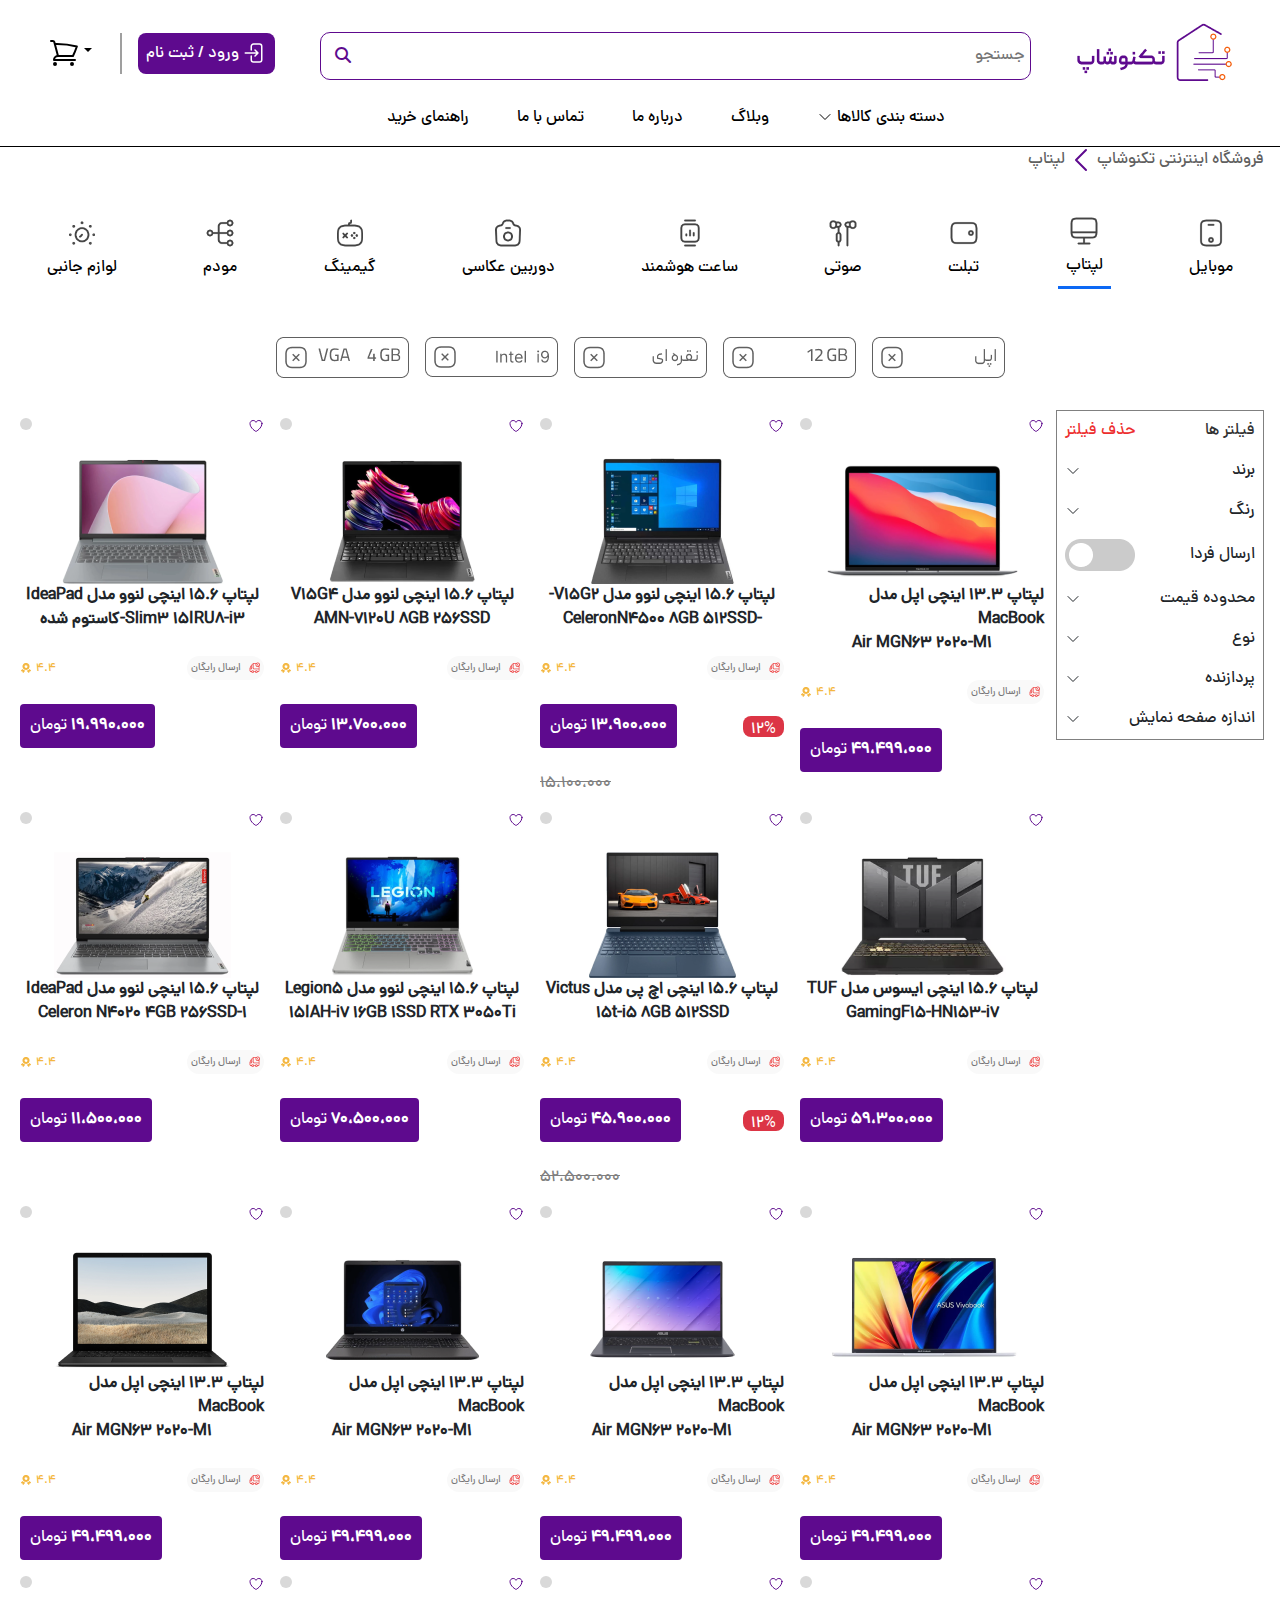
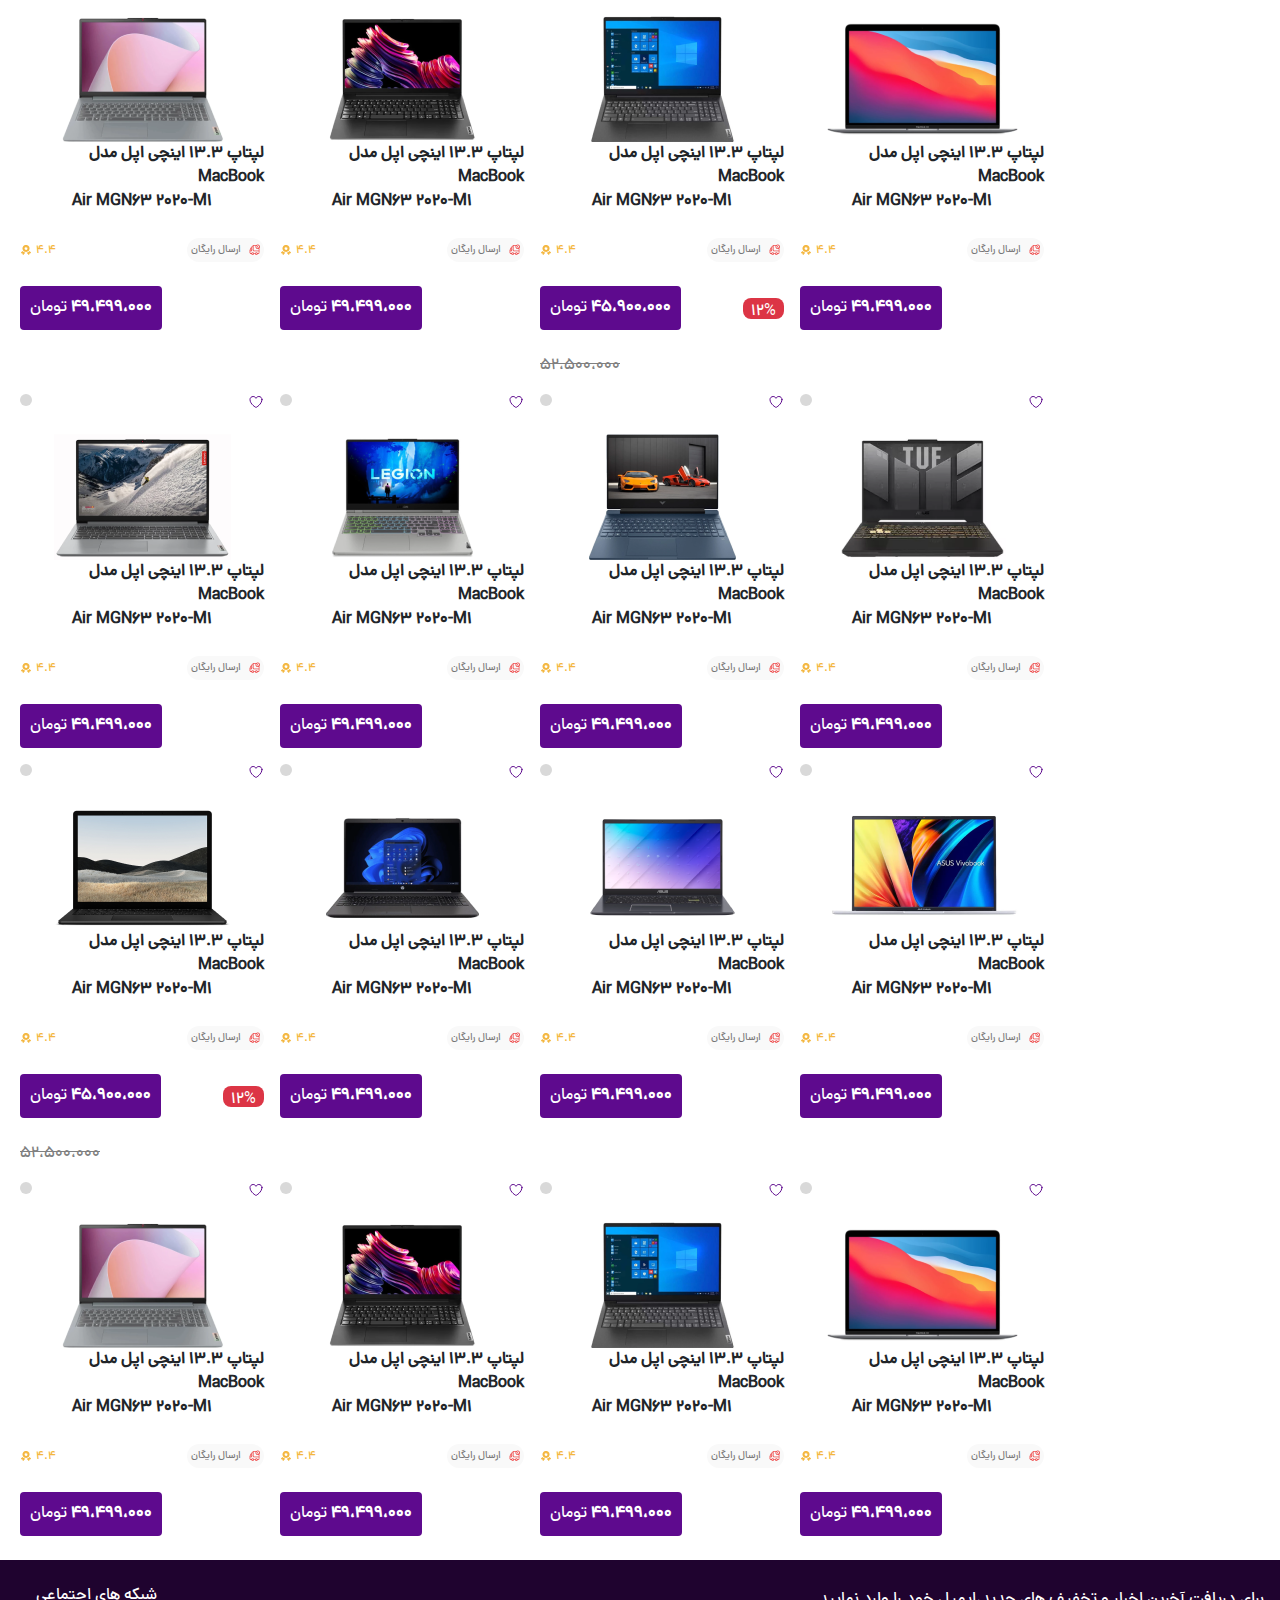
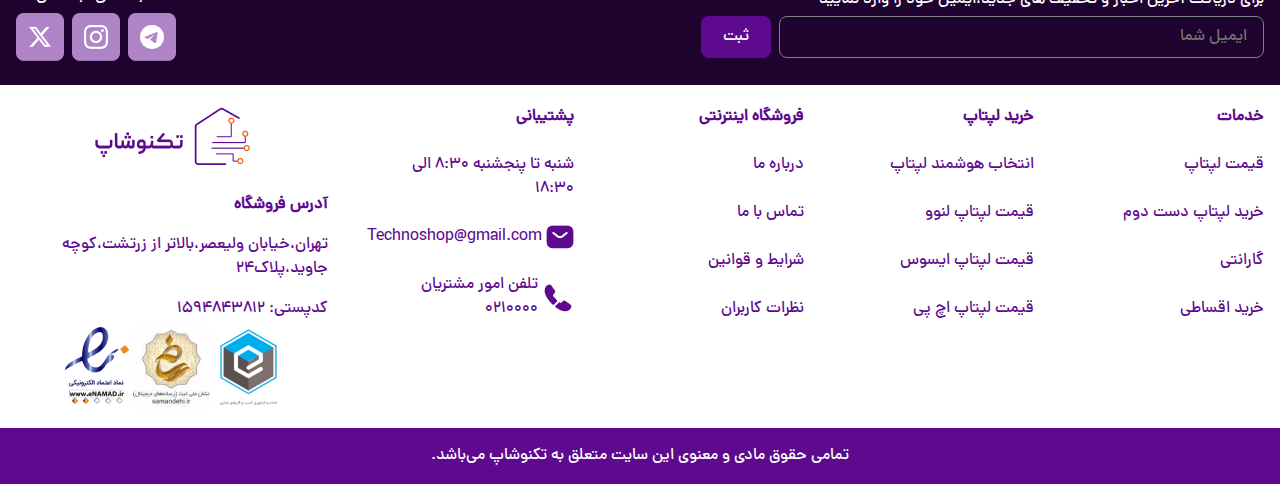
<file: product.html>
<!DOCTYPE html>
<html lang="en">

<head>
    <meta charset="UTF-8">
    <meta name="viewport" content="width=device-width, initial-scale=1.0">
    <title>Product</title>
    <link rel="stylesheet" href="style.css">
    <link rel="stylesheet" href="css/bootstrap.rtl.min.css">
    <link rel="stylesheet" href="https://cdnjs.cloudflare.com/ajax/libs/font-awesome/6.7.1/css/all.min.css">
    <link rel="stylesheet" href="fontawesome-free-6.6.0-web/css/all.css">
    <link rel="stylesheet" href="product.css">

    <script src="js/bootstrap.bundle.min.js"></script>
</head>

<body>
    <!-- ------------------------ My icons ------------------------ -->
    <svg class="d-none">
        <symbol id="shopping-cart" xmlns="http://www.w3.org/2000/svg" fill="none" viewBox="0 0 24 24" stroke-width="1.5"
            stroke="currentColor">
            <path stroke-linecap="round" stroke-linejoin="round"
                d="M2.25 3h1.386c.51 0 .955.343 1.087.835l.383 1.437M7.5 14.25a3 3 0 0 0-3 3h15.75m-12.75-3h11.218c1.121-2.3 2.1-4.684 2.924-7.138a60.114 60.114 0 0 0-16.536-1.84M7.5 14.25 5.106 5.272M6 20.25a.75.75 0 1 1-1.5 0 .75.75 0 0 1 1.5 0Zm12.75 0a.75.75 0 1 1-1.5 0 .75.75 0 0 1 1.5 0Z" />
        </symbol>
        <symbol id="enter" xmlns="http://www.w3.org/2000/svg" fill="none" viewBox="0 0 24 24" stroke-width="1.5"
            stroke="currentColor">
            <path stroke-linecap="round" stroke-linejoin="round"
                d="M8.25 9V5.25A2.25 2.25 0 0 1 10.5 3h6a2.25 2.25 0 0 1 2.25 2.25v13.5A2.25 2.25 0 0 1 16.5 21h-6a2.25 2.25 0 0 1-2.25-2.25V15M12 9l3 3m0 0-3 3m3-3H2.25" />
        </symbol>
        <symbol id="search" xmlns="http://www.w3.org/2000/svg" fill="none" viewBox="0 0 24 24" stroke-width="1.5"
            stroke="currentColor">
            <path stroke-linecap="round" stroke-linejoin="round"
                d="m21 21-5.197-5.197m0 0A7.5 7.5 0 1 0 5.196 5.196a7.5 7.5 0 0 0 10.607 10.607Z" />
        </symbol>
        <symbol id="chevron-down" xmlns="http://www.w3.org/2000/svg" fill="none" viewBox="0 0 24 24" stroke-width="1.5"
            stroke="currentColor">
            <path stroke-linecap="round" stroke-linejoin="round" d="m19.5 8.25-7.5 7.5-7.5-7.5" />
        </symbol>
        <symbol id="user" xmlns="http://www.w3.org/2000/svg" viewBox="0 0 448 512">
            <path
                d="M224 256A128 128 0 1 0 224 0a128 128 0 1 0 0 256zm-45.7 48C79.8 304 0 383.8 0 482.3C0 498.7 13.3 512 29.7 512l388.6 0c16.4 0 29.7-13.3 29.7-29.7C448 383.8 368.2 304 269.7 304l-91.4 0z" />
        </symbol>
        <symbol id="chevron-left" xmlns="http://www.w3.org/2000/svg" fill="none" viewBox="0 0 24 24" stroke-width="1.5"
            stroke="currentColor">
            <path stroke-linecap="round" stroke-linejoin="round" d="M15.75 19.5 8.25 12l7.5-7.5" />
        </symbol>
        <symbol id="heart" xmlns="http://www.w3.org/2000/svg" fill="none" viewBox="0 0 24 24" stroke-width="1.5"
            stroke="currentColor">
            <path stroke-linecap="round" stroke-linejoin="round"
                d="M21 8.25c0-2.485-2.099-4.5-4.688-4.5-1.935 0-3.597 1.126-4.312 2.733-.715-1.607-2.377-2.733-4.313-2.733C5.1 3.75 3 5.765 3 8.25c0 7.22 9 12 9 12s9-4.78 9-12Z" />
        </symbol>
        <symbol id="mobile" xmlns="http://www.w3.org/2000/svg" fill="none" viewBox="0 0 24 24" stroke-width="1.5"
            stroke="currentColor">
            <path stroke-linecap="round" stroke-linejoin="round"
                d="M10.5 1.5H8.25A2.25 2.25 0 0 0 6 3.75v16.5a2.25 2.25 0 0 0 2.25 2.25h7.5A2.25 2.25 0 0 0 18 20.25V3.75a2.25 2.25 0 0 0-2.25-2.25H13.5m-3 0V3h3V1.5m-3 0h3m-3 18.75h3" />
        </symbol>




    </svg>
    <!-- ------------------------ modal ------------------------ -->
    <div class="modal fade" id="modal-login" aria-hidden="true" tabindex="-1" role="dialog">
        <div class="modal-dialog">
            <div class="modal-content">
                <div class="modal-header justify-content-around">
                    <img src="Pic/Group 61493(1).png" alt="">
                </div>
                <div class="modal-body d-flex flex-column align-items-center" style="color: #945CB4;">
                    ورود/ثبت نام
                </div>
                <div style="direction: rtl;" class="ms-4">
                    شماره موبایل خود را وارد کنید
                </div>
                <div class="align-items-center d-flex justify-content-around">
                    <div class="input-icons-m">
                        <input class="input-field-m" type="text" placeholder="09XXXXXXXXX">
                        <i class="fa-regular fa-user icon-m"></i>
                    </div>
                </div>
                <div style="direction: rtl;" class="ms-4 mt-2">
                    <input type="checkbox">
                    <span>با ورود و ثبت‌نام در سایت، با </span>
                    <span style="color: #5E0A8E;">قوانین تکنوشاپ</span>
                    <span>موافقت می کنم.</span>
                </div>
                <a href="account.html">
                    <button id="button-login">
                        تایید
                    </button>
                </a>
            </div>
        </div>
    </div>
    <!-- ------------------------ header ------------------------ -->
    <header class="d-none d-md-block">
        <div class="d-flex justify-content-between ps-5 pt-3 pe-5 align-items-center gap-3 gap-xl-0">
            <div class="d-flex gap-3">
                <a class="ps-4 pt-1 dropdown-toggle" data-bs-toggle="dropdown" style="border-right:solid 2px #9F9F9F;"
                    href="">
                    <svg style="width: 2rem; height: 2rem;">
                        <use xlink:href="#shopping-cart"></use>
                    </svg>
                </a>
                <div class="dropdown-menu" id="sabad-menu" style="direction: rtl;">
                    <div class="dropdown-item" style="direction: rtl; color: #404040;">
                        <span>2 کالا</span>
                    </div>
                    <div class="dropdown-item d-flex gap-2">
                        <div class="d-flex flex-column justify-content-between">
                            <img src="Pic/sabad-1.png" alt="">
                            <img src="Pic/count.png" alt="">
                        </div>
                        <div class="d-flex flex-column gap-1" id="sabad-tx">
                            <strong>لپ تاپ 13.3 اینچی اپل<br> مدل MacBook Air MGN63 2020</strong>
                            <div class="gap-2">
                                <img src="Pic/Ellipse-gray.png" alt="">
                                <span>خاکستری</span>
                            </div>
                            <div class="gap-2">
                                <img src="Pic/truck-icon.png" alt="">
                                <span>ارسال تکنوشاپ</span>
                            </div>
                            <div class="gap-2">
                                <img src="Pic/verify-icon.png" alt="">
                                <span>گارانتی یکساله تکنو</span>
                            </div>
                            <div class="gap-2">
                                <strong>50،500،000</strong>
                                <span>تومان</span>
                            </div>
                        </div>
                    </div>
                    <div class="dropdown-divider"></div>
                    <div class="dropdown-item d-flex gap-2">
                        <div class="d-flex flex-column justify-content-between">
                            <img src="Pic/sabad-2.png" alt="">
                            <img src="Pic/count.png" alt="">
                        </div>
                        <div class="d-flex flex-column gap-1" id="sabad-tx">
                            <strong>کیف محافظ لپ تاپ 13.3 اینچی اپل<br> به همراه کیف شارژر مجزا</strong>
                            <div class="gap-2">
                                <img src="Pic/Ellipse-blue.png" alt="">
                                <span>آبی</span>
                            </div>
                            <div class="gap-2">
                                <img src="Pic/truck-icon.png" alt="">
                                <span>ارسال تکنوشاپ</span>
                            </div>
                            <div class="gap-2">
                                <img src="Pic/verify-icon.png" alt="">
                                <span>گارانتی یکساله تکنو</span>
                            </div>
                            <div class="gap-2">
                                <strong>990،000</strong>
                                <span>تومان</span>
                            </div>
                        </div>
                    </div>
                    <div class="dropdown-divider"></div>
                    <div class="dropdown-item d-flex justify-content-between">
                        <div class="d-flex flex-column justify-content-between">
                            <span style="color: #404040;">مبلغ قابل پرداخت</span>
                            <div class="gap-2">
                                <strong>51،490،000</strong>
                                <span>تومان</span>
                            </div>
                        </div>
                        <a href="shopping.html">
                            <img src="Pic/Button-sabad.png" alt="">
                        </a>
                    </div>
                </div>
                <button style="background-color: #5E0A8E !important; color: white;" class="login" data-bs-toggle="modal"
                    data-bs-target="#modal-login">
                    ورود / ثبت نام
                    <svg style="width: 1.5rem; height: 1.5rem;">
                        <use xlink:href="#enter"></use>
                    </svg>
                </button>
            </div>
            <div class="input-icons mt-3">
                <i class="fa fa-search icon"></i>
                <input class="input-field" type="text" placeholder="جستجو">
            </div>
            <div>
                <img src="Pic/Group 61493(1).png" alt="Logo">
            </div>
        </div>
        <div class="d-flex justify-content-center gap-5 w-100 mt-2 nav-menu p-2 mb-2">
            <a href="#">راهنمای خرید</a>
            <a href="contact.html">تماس با ما</a>
            <a href="about.html">درباره ما</a>
            <a href="blog.html">وبلاگ</a>
            <a href="#" data-bs-toggle="dropdown">
                <svg style="width: 1rem; height: 1rem;">
                    <use xlink:href="#chevron-down"></use>
                </svg>
                <span>
                    دسته بندی کالاها
                </span>
            </a>
            <!-- ---------- dropdown-items -------------- -->
            <div class="dropdown-menu" id="daste-menu">
                <div id="mobile-sub" class="dropdown-item">
                    <a href="#">
                        <span>موبایل</span>
                        <img src="Pic/mobile-icon.png" alt="">
                    </a>
                    <!-- ---------- sub-menu -------------- -->
                    <div class="sub-menu bg-white d-flex flex-column">
                        <div class="d-flex gap-1">
                            <img src="Pic/mobile-icon.png" alt="">
                            <span>موبایل</span>
                        </div>
                        <div class="d-flex gap-1">
                            <img src="Pic/devices-icon.png" alt="">
                            <span style="color: #5E0A8E;">لوازم جانبی موبایل</span>
                        </div>
                        <div class="d-flex flex-column">
                            <div><strong>همه محصولات موبایل</strong></div>
                            <div class="d-flex gap-3">
                                <div
                                    class="d-flex shadow p-2 flex-column align-content-center align-items-center justify-content-center">
                                    <img src="Pic/sub-menu-1.png" alt="">
                                    <span>گلس محافظ و کاور</span>
                                </div>
                                <div
                                    class="d-flex shadow p-2 flex-column align-content-center align-items-center justify-content-center">
                                    <img src="Pic/sub-menu-2.png" alt="">
                                    <span>شارژر و کابل</span>
                                </div>
                                <div
                                    class="d-flex shadow p-2 flex-column align-content-center align-items-center justify-content-center">
                                    <img src="Pic/sub-menu-3.png" alt="">
                                    <span>نگهدارنده موبایل</span>
                                </div>
                                <div
                                    class="d-flex shadow p-2 flex-column align-content-center align-items-center justify-content-center">
                                    <img src="Pic/sub-menu-4.png" alt="">
                                    <span>ساعت هوشمند و ایرپاد</span>
                                </div>
                            </div>
                        </div>
                    </div>
                </div>
                <div class="dropdown-divider"></div>
                <a class="dropdown-item" href="#">
                    <span>لپتاپ و کامپیوتر</span>
                    <img src="Pic/monitor-icon.png" alt="">
                </a>
                <div class="dropdown-divider"></div>
                <a class="dropdown-item" href="#">
                    <span>تبلت</span>
                    <img src="Pic/tablet-icon.png" alt="">
                </a>
                <div class="dropdown-divider"></div>
                <a class="dropdown-item" href="#">
                    <span>ساعت هوشمند</span>
                    <img src="Pic/watch-icon.png" alt="">
                </a>
                <div class="dropdown-divider"></div>
                <a class="dropdown-item" href="#">
                    <span>دوربین</span>
                    <img src="Pic/camera-icon.png" alt="">
                </a>
                <div class="dropdown-divider"></div>
                <a class="dropdown-item" href="#">
                    <span>محصولات گیمینگ</span>
                    <img src="Pic/game-icon.png" alt="">
                </a>
                <div class="dropdown-divider"></div>
                <a class="dropdown-item" href="#">
                    <span>اینترنت</span>
                    <img src="Pic/data-icon.png" alt="">
                </a>
                <div class="dropdown-divider"></div>
                <a class="dropdown-item" href="#">
                    <span>تجهیزات جانبی</span>
                    <img src="Pic/devices-icon.png" alt="">
                </a>
            </div>
        </div>
    </header>
    <!-- ------------------------ header-mobile ------------------------ -->
    <div class="d-flex d-md-none flex-column align-content-center align-items-center p-3 header-mobile">
        <div class="input-icons mt-3 w-100">
            <i class="fa fa-search icon"></i>
            <input class="input-field" type="text" placeholder="جستجو">
        </div>
        <div class="flex-column d-flex">
            <img src="Pic/Group 61493(1).png" alt="">
            <div class="d-flex gap-4">
                <a href="blog.html">وبلاگ</a>
                <a href="about.html">درباره ما</a>
                <a href="contact.html">تماس با ما</a>
                <a href="#">راهنمای خرید</a>
            </div>

        </div>
    </div>
    <!-- ------------------------ section-dastebandi ------------------------ -->
    <div class="d-flex align-items-center p-3 sec-dastebandi">
        <span>فروشگاه اینترنتی تکنوشاپ</span>
        <svg style="width: 2rem; height: 2rem; color: #5E0A8E;">
            <use xlink:href="#chevron-left"></use>
        </svg>
        <span>لپتاپ</span>
    </div>
    <!-- ------------------------ section-filter-Mobile ------------------------ -->
    <div class="d-flex d-md-none p-3 gap-2 align-items-center justify-content-center" style="direction: rtl;">
        <div class="d-flex justify-content-center align-items-center p-2 items-m-filter gap-2">
            <img src="Pic/Sort-icon.png" alt="">
            <div class="d-flex gap-1">
                <span>مرتب</span>
                <span>سازی</span>
            </div>
        </div>
        <div class="d-flex justify-content-center align-items-center p-2 items-m-filter gap-2">
            <img src="Pic/candle-icon.png" alt="">
            <span>فیلتر</span>
        </div>
        <div class="d-flex justify-content-center align-items-center p-2 items-m-filter gap-2">
            <div class="d-flex gap-1">
                <span>دسته</span>
                <span>بندی</span>
            </div>
            <svg style="width: 1rem; height: 1rem;">
                <use xlink:href="#chevron-down"></use>
            </svg>
        </div>
        <div class="d-flex justify-content-center align-items-center p-2 items-m-filter gap-2">
            <span>برند</span>
            <svg style="width: 1rem; height: 1rem;">
                <use xlink:href="#chevron-down"></use>
            </svg>
        </div>
    </div>
    <!-- ------------------------ section-filter ------------------------ -->
    <div class="d-none d-md-flex flex-column p-3 gap-5">
        <div class="d-flex justify-content-around align-items-center gap-4" style="direction: rtl;">
            <a href="#" class="d-flex flex-column gap-2 items-filter align-items-center p-2"><img
                    src="Pic/mobile-product.png" alt="">موبایل</a>
            <a href="#" class="d-flex flex-column gap-2 items-filter align-items-center p-2 items-asli-filter"><img
                    src="Pic/lapto-product.png" alt="">لپتاپ</a>
            <a href="#" class="d-flex flex-column gap-2 items-filter align-items-center p-2"><img
                    src="Pic/tablet-product.png" alt="">تبلت</a>
            <a href="#" class="d-flex flex-column gap-2 items-filter align-items-center p-2"><img
                    src="Pic/headphones-product.png" alt="">صوتی</a>
            <a href="#" class="d-flex flex-column gap-2 items-filter align-items-center p-2"><img
                    src="Pic/watch-status-product.png" alt="">ساعت هوشمند</a>
            <a href="#" class="d-flex flex-column gap-2 items-filter align-items-center p-2"><img
                    src="Pic/camera-product.png" alt="">دوربین عکاسی</a>
            <a href="#" class="d-flex flex-column gap-2 items-filter align-items-center p-2"><img
                    src="Pic/game-product.png" alt="">گیمینگ</a>
            <a href="#" class="d-flex flex-column gap-2 items-filter align-items-center p-2"><img
                    src="Pic/data-product.png" alt="">مودم</a>
            <a href="#" class="d-flex flex-column gap-2 items-filter align-items-center p-2"><img
                    src="Pic/devices-product.png" alt="">لوازم جانبی</a>
        </div>
        <div class="align-content-center align-items-center d-flex justify-content-center">
            <img src="Pic/pic-product.png" alt="">
        </div>
    </div>
    <!-- ------------------------ products ------------------------ -->
    <div class="w-100 d-flex p-3 justify-content-between gap-1" style="direction: rtl;">
        <div class="d-none d-md-flex col-md-2 flex-column table-filter">
            <div class="d-flex justify-content-between align-items-center p-2">
                <span style="color: #313131;">فیلتر ها</span>
                <span style="color: #ED2E2E;">حذف فیلتر</span>
            </div>
            <div class="d-flex justify-content-between align-items-center p-2">
                <span>برند</span>
                <svg style="width: 1rem; height: 1rem;">
                    <use xlink:href="#chevron-down"></use>
                </svg>
            </div>
            <div class="d-flex justify-content-between align-items-center p-2">
                <span>رنگ</span>
                <svg style="width: 1rem; height: 1rem;">
                    <use xlink:href="#chevron-down"></use>
                </svg>
            </div>
            <div class="d-flex justify-content-between align-items-center p-2">
                <span>ارسال فردا</span>
                <img src="Pic/Switch Button-product.png" alt="">
            </div>
            <div class="d-flex justify-content-between align-items-center p-2">
                <span>محدوده قیمت</span>
                <svg style="width: 1rem; height: 1rem;">
                    <use xlink:href="#chevron-down"></use>
                </svg>
            </div>
            <div class="d-flex justify-content-between align-items-center p-2">
                <span>نوع</span>
                <svg style="width: 1rem; height: 1rem;">
                    <use xlink:href="#chevron-down"></use>
                </svg>
            </div>
            <div class="d-flex justify-content-between align-items-center p-2">
                <span>پردازنده</span>
                <svg style="width: 1rem; height: 1rem;">
                    <use xlink:href="#chevron-down"></use>
                </svg>
            </div>
            <div class="d-flex justify-content-between align-items-center p-2">
                <span>اندازه صفحه نمایش</span>
                <svg style="width: 1rem; height: 1rem;">
                    <use xlink:href="#chevron-down"></use>
                </svg>
            </div>
        </div>
        <div class="d-flex flex-column flex-md-row col-12 col-md-10 flex-wrap products-cards">
            <div class="d-flex flex-column col-12 col-md-3 p-2 gap-4 cards">
                <div class="d-flex justify-content-between">
                    <svg style="width: 1rem; height: 1rem; color: #5E0A8E;">
                        <use xlink:href="#heart"></use>
                    </svg>
                    <div style="width: 12px; height: 12px; background-color: #d9d9d9; border-radius: 100%;"></div>
                </div>
                <div class="d-flex flex-column align-content-center align-items-center justify-content-center">
                    <img src="Pic/mahsool-1.png" alt="">
                    <strong>لپتاپ 13.3 اینچی اپل مدل MacBook</strong>
                    <strong>Air MGN63 2020-M1</strong>
                </div>
                <div class="d-flex justify-content-between">
                    <div class="d-flex align-items-center rounded-4 align-content-center p-1 gap-2"
                        style="background-color: #F9F9F9;">
                        <img src="Pic/truck-time.png" alt="">
                        <span style="font-size: 10px; color: #777777;">ارسال رایگان</span>
                    </div>
                    <div>
                        <span style="font-size: 12px; color: #F4B740;">4.4</span>
                        <img src="Pic/medal-star.png" alt="">
                    </div>
                </div>
                <div class="d-flex flex-row-reverse">
                    <a class="button-product" href="detail-product.html">
                        <strong>49،499،000</strong>
                        <span>تومان</span>
                    </a>
                </div>
            </div>
            <div class="d-flex flex-column col-12 col-md-3 p-2 gap-4 cards">
                <div class="d-flex justify-content-between">
                    <svg style="width: 1rem; height: 1rem; color: #5E0A8E;">
                        <use xlink:href="#heart"></use>
                    </svg>
                    <div style="width: 12px; height: 12px; background-color: #d9d9d9; border-radius: 100%;"></div>
                </div>
                <div class="d-flex flex-column align-content-center align-items-center justify-content-center">
                    <img src="Pic/mahsool-2.png" alt="">
                    <strong>لپتاپ 15.6 اینچی لنوو مدل V15G2-</strong>
                    <strong>-CeleronN4500 8GB 512SSD</strong>
                </div>
                <div class="d-flex justify-content-between">
                    <div class="d-flex align-items-center rounded-4 align-content-center p-1 gap-2"
                        style="background-color: #F9F9F9;">
                        <img src="Pic/truck-time.png" alt="">
                        <span style="font-size: 10px; color: #777777;">ارسال رایگان</span>
                    </div>
                    <div>
                        <span style="font-size: 12px; color: #F4B740;">4.4</span>
                        <img src="Pic/medal-star.png" alt="">
                    </div>
                </div>
                <div class="d-flex justify-content-between align-items-center">
                    <div class="bg-danger justify-content-center align-items-center align-content-center tag-takhfif">
                        <span>12%</span>
                    </div>
                    <div class="d-flex flex-row-reverse">
                        <a class="button-product" href="#">
                            <strong>13،900،000</strong>
                            <span>تومان</span>
                        </a>
                    </div>
                </div>
                <div style="direction: ltr;">
                    <del style="color: gray;">15،100،000</del>
                </div>
            </div>
            <div class="d-flex flex-column col-12 col-md-3 p-2 gap-4 cards">
                <div class="d-flex justify-content-between">
                    <svg style="width: 1rem; height: 1rem; color: #5E0A8E;">
                        <use xlink:href="#heart"></use>
                    </svg>
                    <div style="width: 12px; height: 12px; background-color: #d9d9d9; border-radius: 100%;"></div>
                </div>
                <div class="d-flex flex-column align-content-center align-items-center justify-content-center">
                    <img src="Pic/mahsool-3.png" alt="">
                    <strong>لپتاپ 15.6 اینچی لنوو مدل V15G4</strong>
                    <strong>AMN-7120U 8GB 256SSD</strong>
                </div>
                <div class="d-flex justify-content-between">
                    <div class="d-flex align-items-center rounded-4 align-content-center p-1 gap-2"
                        style="background-color: #F9F9F9;">
                        <img src="Pic/truck-time.png" alt="">
                        <span style="font-size: 10px; color: #777777;">ارسال رایگان</span>
                    </div>
                    <div>
                        <span style="font-size: 12px; color: #F4B740;">4.4</span>
                        <img src="Pic/medal-star.png" alt="">
                    </div>
                </div>
                <div class="d-flex flex-row-reverse">
                    <a class="button-product" href="#">
                        <strong>13،700،000</strong>
                        <span>تومان</span>
                    </a>
                </div>
            </div>
            <div class="d-flex flex-column col-12 col-md-3 p-2 gap-4 cards">
                <div class="d-flex justify-content-between">
                    <svg style="width: 1rem; height: 1rem; color: #5E0A8E;">
                        <use xlink:href="#heart"></use>
                    </svg>
                    <div style="width: 12px; height: 12px; background-color: #d9d9d9; border-radius: 100%;"></div>
                </div>
                <div class="d-flex flex-column align-content-center align-items-center justify-content-center">
                    <img src="Pic/mahsool-4.png" alt="">
                    <strong>لپتاپ 15.6 اینچی لنوو مدل IdeaPad</strong>
                    <strong>Slim3 15IRU8-i3-کاستوم شده</strong>
                </div>
                <div class="d-flex justify-content-between">
                    <div class="d-flex align-items-center rounded-4 align-content-center p-1 gap-2"
                        style="background-color: #F9F9F9;">
                        <img src="Pic/truck-time.png" alt="">
                        <span style="font-size: 10px; color: #777777;">ارسال رایگان</span>
                    </div>
                    <div>
                        <span style="font-size: 12px; color: #F4B740;">4.4</span>
                        <img src="Pic/medal-star.png" alt="">
                    </div>
                </div>
                <div class="d-flex flex-row-reverse">
                    <a class="button-product" href="#">
                        <strong>19،990،000</strong>
                        <span>تومان</span>
                    </a>
                </div>
            </div>
            <div class="d-flex flex-column col-12 col-md-3 p-2 gap-4 cards">
                <div class="d-flex justify-content-between">
                    <svg style="width: 1rem; height: 1rem; color: #5E0A8E;">
                        <use xlink:href="#heart"></use>
                    </svg>
                    <div style="width: 12px; height: 12px; background-color: #d9d9d9; border-radius: 100%;"></div>
                </div>
                <div class="d-flex flex-column align-content-center align-items-center justify-content-center">
                    <img src="Pic/mahsool-5.png" alt="">
                    <strong>لپتاپ 15.6 اینچی ایسوس مدل TUF</strong>
                    <strong>GamingF15-HN153-i7</strong>
                </div>
                <div class="d-flex justify-content-between">
                    <div class="d-flex align-items-center rounded-4 align-content-center p-1 gap-2"
                        style="background-color: #F9F9F9;">
                        <img src="Pic/truck-time.png" alt="">
                        <span style="font-size: 10px; color: #777777;">ارسال رایگان</span>
                    </div>
                    <div>
                        <span style="font-size: 12px; color: #F4B740;">4.4</span>
                        <img src="Pic/medal-star.png" alt="">
                    </div>
                </div>
                <div class="d-flex flex-row-reverse">
                    <a class="button-product" href="#">
                        <strong>59،300،000</strong>
                        <span>تومان</span>
                    </a>
                </div>
            </div>
            <div class="d-flex flex-column col-12 col-md-3 p-2 gap-4 cards">
                <div class="d-flex justify-content-between">
                    <svg style="width: 1rem; height: 1rem; color: #5E0A8E;">
                        <use xlink:href="#heart"></use>
                    </svg>
                    <div style="width: 12px; height: 12px; background-color: #d9d9d9; border-radius: 100%;"></div>
                </div>
                <div class="d-flex flex-column align-content-center align-items-center justify-content-center">
                    <img src="Pic/mahsool-6.png" alt="">
                    <strong>لپتاپ 15.6 اینچی اچ پی مدل Victus</strong>
                    <strong>15t-i5 8GB 512SSD</strong>
                </div>
                <div class="d-flex justify-content-between">
                    <div class="d-flex align-items-center rounded-4 align-content-center p-1 gap-2"
                        style="background-color: #F9F9F9;">
                        <img src="Pic/truck-time.png" alt="">
                        <span style="font-size: 10px; color: #777777;">ارسال رایگان</span>
                    </div>
                    <div>
                        <span style="font-size: 12px; color: #F4B740;">4.4</span>
                        <img src="Pic/medal-star.png" alt="">
                    </div>
                </div>
                <div class="d-flex justify-content-between align-items-center">
                    <div class="bg-danger justify-content-center align-items-center align-content-center tag-takhfif">
                        <span>12%</span>
                    </div>
                    <div class="d-flex flex-row-reverse">
                        <a class="button-product" href="#">
                            <strong>45،900،000</strong>
                            <span>تومان</span>
                        </a>
                    </div>
                </div>
                <div style="direction: ltr;">
                    <del style="color: gray;">52،500،000</del>
                </div>
            </div>
            <div class="d-flex flex-column col-12 col-md-3 p-2 gap-4 cards">
                <div class="d-flex justify-content-between">
                    <svg style="width: 1rem; height: 1rem; color: #5E0A8E;">
                        <use xlink:href="#heart"></use>
                    </svg>
                    <div style="width: 12px; height: 12px; background-color: #d9d9d9; border-radius: 100%;"></div>
                </div>
                <div class="d-flex flex-column align-content-center align-items-center justify-content-center">
                    <img src="Pic/mahsool-7.png" alt="">
                    <strong>لپتاپ 15.6 اینچی لنوو مدل Legion5</strong>
                    <strong>15IAH-i7 16GB 1SSD RTX 3050Ti</strong>
                </div>
                <div class="d-flex justify-content-between">
                    <div class="d-flex align-items-center rounded-4 align-content-center p-1 gap-2"
                        style="background-color: #F9F9F9;">
                        <img src="Pic/truck-time.png" alt="">
                        <span style="font-size: 10px; color: #777777;">ارسال رایگان</span>
                    </div>
                    <div>
                        <span style="font-size: 12px; color: #F4B740;">4.4</span>
                        <img src="Pic/medal-star.png" alt="">
                    </div>
                </div>
                <div class="d-flex flex-row-reverse">
                    <a class="button-product" href="#">
                        <strong>70،500،000</strong>
                        <span>تومان</span>
                    </a>
                </div>
            </div>
            <div class="d-flex flex-column col-12 col-md-3 p-2 gap-4 cards">
                <div class="d-flex justify-content-between">
                    <svg style="width: 1rem; height: 1rem; color: #5E0A8E;">
                        <use xlink:href="#heart"></use>
                    </svg>
                    <div style="width: 12px; height: 12px; background-color: #d9d9d9; border-radius: 100%;"></div>
                </div>
                <div class="d-flex flex-column align-content-center align-items-center justify-content-center">
                    <img src="Pic/mahsool-8.png" alt="">
                    <strong>لپتاپ 15.6 اینچی لنوو مدل IdeaPad</strong>
                    <strong>1-Celeron N4020 4GB 256SSD</strong>
                </div>
                <div class="d-flex justify-content-between">
                    <div class="d-flex align-items-center rounded-4 align-content-center p-1 gap-2"
                        style="background-color: #F9F9F9;">
                        <img src="Pic/truck-time.png" alt="">
                        <span style="font-size: 10px; color: #777777;">ارسال رایگان</span>
                    </div>
                    <div>
                        <span style="font-size: 12px; color: #F4B740;">4.4</span>
                        <img src="Pic/medal-star.png" alt="">
                    </div>
                </div>
                <div class="d-flex flex-row-reverse">
                    <a class="button-product" href="#">
                        <strong>11،500،000</strong>
                        <span>تومان</span>
                    </a>
                </div>
            </div>
            <div class="d-flex flex-column col-12 col-md-3 p-2 gap-4 cards">
                <div class="d-flex justify-content-between">
                    <svg style="width: 1rem; height: 1rem; color: #5E0A8E;">
                        <use xlink:href="#heart"></use>
                    </svg>
                    <div style="width: 12px; height: 12px; background-color: #d9d9d9; border-radius: 100%;"></div>
                </div>
                <div class="d-flex flex-column align-content-center align-items-center justify-content-center">
                    <img src="Pic/mahsool-9.png" alt="">
                    <strong>لپتاپ 13.3 اینچی اپل مدل MacBook</strong>
                    <strong>Air MGN63 2020-M1</strong>
                </div>
                <div class="d-flex justify-content-between">
                    <div class="d-flex align-items-center rounded-4 align-content-center p-1 gap-2"
                        style="background-color: #F9F9F9;">
                        <img src="Pic/truck-time.png" alt="">
                        <span style="font-size: 10px; color: #777777;">ارسال رایگان</span>
                    </div>
                    <div>
                        <span style="font-size: 12px; color: #F4B740;">4.4</span>
                        <img src="Pic/medal-star.png" alt="">
                    </div>
                </div>
                <div class="d-flex flex-row-reverse">
                    <a class="button-product" href="#">
                        <strong>49،499،000</strong>
                        <span>تومان</span>
                    </a>
                </div>
            </div>
            <div class="d-flex flex-column col-12 col-md-3 p-2 gap-4 cards">
                <div class="d-flex justify-content-between">
                    <svg style="width: 1rem; height: 1rem; color: #5E0A8E;">
                        <use xlink:href="#heart"></use>
                    </svg>
                    <div style="width: 12px; height: 12px; background-color: #d9d9d9; border-radius: 100%;"></div>
                </div>
                <div class="d-flex flex-column align-content-center align-items-center justify-content-center">
                    <img src="Pic/mahsool-10.png" alt="">
                    <strong>لپتاپ 13.3 اینچی اپل مدل MacBook</strong>
                    <strong>Air MGN63 2020-M1</strong>
                </div>
                <div class="d-flex justify-content-between">
                    <div class="d-flex align-items-center rounded-4 align-content-center p-1 gap-2"
                        style="background-color: #F9F9F9;">
                        <img src="Pic/truck-time.png" alt="">
                        <span style="font-size: 10px; color: #777777;">ارسال رایگان</span>
                    </div>
                    <div>
                        <span style="font-size: 12px; color: #F4B740;">4.4</span>
                        <img src="Pic/medal-star.png" alt="">
                    </div>
                </div>
                <div class="d-flex flex-row-reverse">
                    <a class="button-product" href="#">
                        <strong>49،499،000</strong>
                        <span>تومان</span>
                    </a>
                </div>
            </div>
            <div class="d-flex flex-column col-12 col-md-3 p-2 gap-4 cards">
                <div class="d-flex justify-content-between">
                    <svg style="width: 1rem; height: 1rem; color: #5E0A8E;">
                        <use xlink:href="#heart"></use>
                    </svg>
                    <div style="width: 12px; height: 12px; background-color: #d9d9d9; border-radius: 100%;"></div>
                </div>
                <div class="d-flex flex-column align-content-center align-items-center justify-content-center">
                    <img src="Pic/mahsool-11.png" alt="">
                    <strong>لپتاپ 13.3 اینچی اپل مدل MacBook</strong>
                    <strong>Air MGN63 2020-M1</strong>
                </div>
                <div class="d-flex justify-content-between">
                    <div class="d-flex align-items-center rounded-4 align-content-center p-1 gap-2"
                        style="background-color: #F9F9F9;">
                        <img src="Pic/truck-time.png" alt="">
                        <span style="font-size: 10px; color: #777777;">ارسال رایگان</span>
                    </div>
                    <div>
                        <span style="font-size: 12px; color: #F4B740;">4.4</span>
                        <img src="Pic/medal-star.png" alt="">
                    </div>
                </div>
                <div class="d-flex flex-row-reverse">
                    <a class="button-product" href="#">
                        <strong>49،499،000</strong>
                        <span>تومان</span>
                    </a>
                </div>
            </div>
            <div class="d-flex flex-column col-12 col-md-3 p-2 gap-4 cards">
                <div class="d-flex justify-content-between">
                    <svg style="width: 1rem; height: 1rem; color: #5E0A8E;">
                        <use xlink:href="#heart"></use>
                    </svg>
                    <div style="width: 12px; height: 12px; background-color: #d9d9d9; border-radius: 100%;"></div>
                </div>
                <div class="d-flex flex-column align-content-center align-items-center justify-content-center">
                    <img src="Pic/mahsool-12.png" alt="">
                    <strong>لپتاپ 13.3 اینچی اپل مدل MacBook</strong>
                    <strong>Air MGN63 2020-M1</strong>
                </div>
                <div class="d-flex justify-content-between">
                    <div class="d-flex align-items-center rounded-4 align-content-center p-1 gap-2"
                        style="background-color: #F9F9F9;">
                        <img src="Pic/truck-time.png" alt="">
                        <span style="font-size: 10px; color: #777777;">ارسال رایگان</span>
                    </div>
                    <div>
                        <span style="font-size: 12px; color: #F4B740;">4.4</span>
                        <img src="Pic/medal-star.png" alt="">
                    </div>
                </div>
                <div class="d-flex flex-row-reverse">
                    <a class="button-product" href="#">
                        <strong>49،499،000</strong>
                        <span>تومان</span>
                    </a>
                </div>
            </div>
            <div class="d-flex flex-column col-12 col-md-3 p-2 gap-4 cards">
                <div class="d-flex justify-content-between">
                    <svg style="width: 1rem; height: 1rem; color: #5E0A8E;">
                        <use xlink:href="#heart"></use>
                    </svg>
                    <div style="width: 12px; height: 12px; background-color: #d9d9d9; border-radius: 100%;"></div>
                </div>
                <div class="d-flex flex-column align-content-center align-items-center justify-content-center">
                    <img src="Pic/mahsool-13.png" alt="">
                    <strong>لپتاپ 13.3 اینچی اپل مدل MacBook</strong>
                    <strong>Air MGN63 2020-M1</strong>
                </div>
                <div class="d-flex justify-content-between">
                    <div class="d-flex align-items-center rounded-4 align-content-center p-1 gap-2"
                        style="background-color: #F9F9F9;">
                        <img src="Pic/truck-time.png" alt="">
                        <span style="font-size: 10px; color: #777777;">ارسال رایگان</span>
                    </div>
                    <div>
                        <span style="font-size: 12px; color: #F4B740;">4.4</span>
                        <img src="Pic/medal-star.png" alt="">
                    </div>
                </div>
                <div class="d-flex flex-row-reverse">
                    <a class="button-product" href="#">
                        <strong>49،499،000</strong>
                        <span>تومان</span>
                    </a>
                </div>
            </div>
            <div class="d-flex flex-column col-12 col-md-3 p-2 gap-4 cards">
                <div class="d-flex justify-content-between">
                    <svg style="width: 1rem; height: 1rem; color: #5E0A8E;">
                        <use xlink:href="#heart"></use>
                    </svg>
                    <div style="width: 12px; height: 12px; background-color: #d9d9d9; border-radius: 100%;"></div>
                </div>
                <div class="d-flex flex-column align-content-center align-items-center justify-content-center">
                    <img src="Pic/mahsool-14.png" alt="">
                    <strong>لپتاپ 13.3 اینچی اپل مدل MacBook</strong>
                    <strong>Air MGN63 2020-M1</strong>
                </div>
                <div class="d-flex justify-content-between">
                    <div class="d-flex align-items-center rounded-4 align-content-center p-1 gap-2"
                        style="background-color: #F9F9F9;">
                        <img src="Pic/truck-time.png" alt="">
                        <span style="font-size: 10px; color: #777777;">ارسال رایگان</span>
                    </div>
                    <div>
                        <span style="font-size: 12px; color: #F4B740;">4.4</span>
                        <img src="Pic/medal-star.png" alt="">
                    </div>
                </div>
                <div class="d-flex justify-content-between align-items-center">
                    <div class="bg-danger justify-content-center align-items-center align-content-center tag-takhfif">
                        <span>12%</span>
                    </div>
                    <div class="d-flex flex-row-reverse">
                        <a class="button-product" href="#">
                            <strong>45،900،000</strong>
                            <span>تومان</span>
                        </a>
                    </div>
                </div>
                <div style="direction: ltr;">
                    <del style="color: gray;">52،500،000</del>
                </div>
            </div>
            <div class="d-flex flex-column col-12 col-md-3 p-2 gap-4 cards">
                <div class="d-flex justify-content-between">
                    <svg style="width: 1rem; height: 1rem; color: #5E0A8E;">
                        <use xlink:href="#heart"></use>
                    </svg>
                    <div style="width: 12px; height: 12px; background-color: #d9d9d9; border-radius: 100%;"></div>
                </div>
                <div class="d-flex flex-column align-content-center align-items-center justify-content-center">
                    <img src="Pic/mahsool-15.png" alt="">
                    <strong>لپتاپ 13.3 اینچی اپل مدل MacBook</strong>
                    <strong>Air MGN63 2020-M1</strong>
                </div>
                <div class="d-flex justify-content-between">
                    <div class="d-flex align-items-center rounded-4 align-content-center p-1 gap-2"
                        style="background-color: #F9F9F9;">
                        <img src="Pic/truck-time.png" alt="">
                        <span style="font-size: 10px; color: #777777;">ارسال رایگان</span>
                    </div>
                    <div>
                        <span style="font-size: 12px; color: #F4B740;">4.4</span>
                        <img src="Pic/medal-star.png" alt="">
                    </div>
                </div>
                <div class="d-flex flex-row-reverse">
                    <a class="button-product" href="#">
                        <strong>49،499،000</strong>
                        <span>تومان</span>
                    </a>
                </div>
            </div>
            <div class="d-flex flex-column col-12 col-md-3 p-2 gap-4 cards">
                <div class="d-flex justify-content-between">
                    <svg style="width: 1rem; height: 1rem; color: #5E0A8E;">
                        <use xlink:href="#heart"></use>
                    </svg>
                    <div style="width: 12px; height: 12px; background-color: #d9d9d9; border-radius: 100%;"></div>
                </div>
                <div class="d-flex flex-column align-content-center align-items-center justify-content-center">
                    <img src="Pic/mahsool-16.png" alt="">
                    <strong>لپتاپ 13.3 اینچی اپل مدل MacBook</strong>
                    <strong>Air MGN63 2020-M1</strong>
                </div>
                <div class="d-flex justify-content-between">
                    <div class="d-flex align-items-center rounded-4 align-content-center p-1 gap-2"
                        style="background-color: #F9F9F9;">
                        <img src="Pic/truck-time.png" alt="">
                        <span style="font-size: 10px; color: #777777;">ارسال رایگان</span>
                    </div>
                    <div>
                        <span style="font-size: 12px; color: #F4B740;">4.4</span>
                        <img src="Pic/medal-star.png" alt="">
                    </div>
                </div>
                <div class="d-flex flex-row-reverse">
                    <a class="button-product" href="#">
                        <strong>49،499،000</strong>
                        <span>تومان</span>
                    </a>
                </div>
            </div>
            <div class="d-flex flex-column col-12 col-md-3 p-2 gap-4 cards">
                <div class="d-flex justify-content-between">
                    <svg style="width: 1rem; height: 1rem; color: #5E0A8E;">
                        <use xlink:href="#heart"></use>
                    </svg>
                    <div style="width: 12px; height: 12px; background-color: #d9d9d9; border-radius: 100%;"></div>
                </div>
                <div class="d-flex flex-column align-content-center align-items-center justify-content-center">
                    <img src="Pic/mahsool-17.png" alt="">
                    <strong>لپتاپ 13.3 اینچی اپل مدل MacBook</strong>
                    <strong>Air MGN63 2020-M1</strong>
                </div>
                <div class="d-flex justify-content-between">
                    <div class="d-flex align-items-center rounded-4 align-content-center p-1 gap-2"
                        style="background-color: #F9F9F9;">
                        <img src="Pic/truck-time.png" alt="">
                        <span style="font-size: 10px; color: #777777;">ارسال رایگان</span>
                    </div>
                    <div>
                        <span style="font-size: 12px; color: #F4B740;">4.4</span>
                        <img src="Pic/medal-star.png" alt="">
                    </div>
                </div>
                <div class="d-flex flex-row-reverse">
                    <a class="button-product" href="#">
                        <strong>49،499،000</strong>
                        <span>تومان</span>
                    </a>
                </div>
            </div>
            <div class="d-flex flex-column col-12 col-md-3 p-2 gap-4 cards">
                <div class="d-flex justify-content-between">
                    <svg style="width: 1rem; height: 1rem; color: #5E0A8E;">
                        <use xlink:href="#heart"></use>
                    </svg>
                    <div style="width: 12px; height: 12px; background-color: #d9d9d9; border-radius: 100%;"></div>
                </div>
                <div class="d-flex flex-column align-content-center align-items-center justify-content-center">
                    <img src="Pic/mahsool-18.png" alt="">
                    <strong>لپتاپ 13.3 اینچی اپل مدل MacBook</strong>
                    <strong>Air MGN63 2020-M1</strong>
                </div>
                <div class="d-flex justify-content-between">
                    <div class="d-flex align-items-center rounded-4 align-content-center p-1 gap-2"
                        style="background-color: #F9F9F9;">
                        <img src="Pic/truck-time.png" alt="">
                        <span style="font-size: 10px; color: #777777;">ارسال رایگان</span>
                    </div>
                    <div>
                        <span style="font-size: 12px; color: #F4B740;">4.4</span>
                        <img src="Pic/medal-star.png" alt="">
                    </div>
                </div>
                <div class="d-flex flex-row-reverse">
                    <a class="button-product" href="#">
                        <strong>49،499،000</strong>
                        <span>تومان</span>
                    </a>
                </div>
            </div>
            <div class="d-flex flex-column col-12 col-md-3 p-2 gap-4 cards">
                <div class="d-flex justify-content-between">
                    <svg style="width: 1rem; height: 1rem; color: #5E0A8E;">
                        <use xlink:href="#heart"></use>
                    </svg>
                    <div style="width: 12px; height: 12px; background-color: #d9d9d9; border-radius: 100%;"></div>
                </div>
                <div class="d-flex flex-column align-content-center align-items-center justify-content-center">
                    <img src="Pic/mahsool-19.png" alt="">
                    <strong>لپتاپ 13.3 اینچی اپل مدل MacBook</strong>
                    <strong>Air MGN63 2020-M1</strong>
                </div>
                <div class="d-flex justify-content-between">
                    <div class="d-flex align-items-center rounded-4 align-content-center p-1 gap-2"
                        style="background-color: #F9F9F9;">
                        <img src="Pic/truck-time.png" alt="">
                        <span style="font-size: 10px; color: #777777;">ارسال رایگان</span>
                    </div>
                    <div>
                        <span style="font-size: 12px; color: #F4B740;">4.4</span>
                        <img src="Pic/medal-star.png" alt="">
                    </div>
                </div>
                <div class="d-flex flex-row-reverse">
                    <a class="button-product" href="#">
                        <strong>49،499،000</strong>
                        <span>تومان</span>
                    </a>
                </div>
            </div>
            <div class="d-flex flex-column col-12 col-md-3 p-2 gap-4 cards">
                <div class="d-flex justify-content-between">
                    <svg style="width: 1rem; height: 1rem; color: #5E0A8E;">
                        <use xlink:href="#heart"></use>
                    </svg>
                    <div style="width: 12px; height: 12px; background-color: #d9d9d9; border-radius: 100%;"></div>
                </div>
                <div class="d-flex flex-column align-content-center align-items-center justify-content-center">
                    <img src="Pic/mahsool-20.png" alt="">
                    <strong>لپتاپ 13.3 اینچی اپل مدل MacBook</strong>
                    <strong>Air MGN63 2020-M1</strong>
                </div>
                <div class="d-flex justify-content-between">
                    <div class="d-flex align-items-center rounded-4 align-content-center p-1 gap-2"
                        style="background-color: #F9F9F9;">
                        <img src="Pic/truck-time.png" alt="">
                        <span style="font-size: 10px; color: #777777;">ارسال رایگان</span>
                    </div>
                    <div>
                        <span style="font-size: 12px; color: #F4B740;">4.4</span>
                        <img src="Pic/medal-star.png" alt="">
                    </div>
                </div>
                <div class="d-flex flex-row-reverse">
                    <a class="button-product" href="#">
                        <strong>49،499،000</strong>
                        <span>تومان</span>
                    </a>
                </div>
            </div>
            <div class="d-flex flex-column col-12 col-md-3 p-2 gap-4 cards">
                <div class="d-flex justify-content-between">
                    <svg style="width: 1rem; height: 1rem; color: #5E0A8E;">
                        <use xlink:href="#heart"></use>
                    </svg>
                    <div style="width: 12px; height: 12px; background-color: #d9d9d9; border-radius: 100%;"></div>
                </div>
                <div class="d-flex flex-column align-content-center align-items-center justify-content-center">
                    <img src="Pic/mahsool-21.png" alt="">
                    <strong>لپتاپ 13.3 اینچی اپل مدل MacBook</strong>
                    <strong>Air MGN63 2020-M1</strong>
                </div>
                <div class="d-flex justify-content-between">
                    <div class="d-flex align-items-center rounded-4 align-content-center p-1 gap-2"
                        style="background-color: #F9F9F9;">
                        <img src="Pic/truck-time.png" alt="">
                        <span style="font-size: 10px; color: #777777;">ارسال رایگان</span>
                    </div>
                    <div>
                        <span style="font-size: 12px; color: #F4B740;">4.4</span>
                        <img src="Pic/medal-star.png" alt="">
                    </div>
                </div>
                <div class="d-flex flex-row-reverse">
                    <a class="button-product" href="#">
                        <strong>49،499،000</strong>
                        <span>تومان</span>
                    </a>
                </div>
            </div>
            <div class="d-flex flex-column col-12 col-md-3 p-2 gap-4 cards">
                <div class="d-flex justify-content-between">
                    <svg style="width: 1rem; height: 1rem; color: #5E0A8E;">
                        <use xlink:href="#heart"></use>
                    </svg>
                    <div style="width: 12px; height: 12px; background-color: #d9d9d9; border-radius: 100%;"></div>
                </div>
                <div class="d-flex flex-column align-content-center align-items-center justify-content-center">
                    <img src="Pic/mahsool-22.png" alt="">
                    <strong>لپتاپ 13.3 اینچی اپل مدل MacBook</strong>
                    <strong>Air MGN63 2020-M1</strong>
                </div>
                <div class="d-flex justify-content-between">
                    <div class="d-flex align-items-center rounded-4 align-content-center p-1 gap-2"
                        style="background-color: #F9F9F9;">
                        <img src="Pic/truck-time.png" alt="">
                        <span style="font-size: 10px; color: #777777;">ارسال رایگان</span>
                    </div>
                    <div>
                        <span style="font-size: 12px; color: #F4B740;">4.4</span>
                        <img src="Pic/medal-star.png" alt="">
                    </div>
                </div>
                <div class="d-flex flex-row-reverse">
                    <a class="button-product" href="#">
                        <strong>49،499،000</strong>
                        <span>تومان</span>
                    </a>
                </div>
            </div>
            <div class="d-flex flex-column col-12 col-md-3 p-2 gap-4 cards">
                <div class="d-flex justify-content-between">
                    <svg style="width: 1rem; height: 1rem; color: #5E0A8E;">
                        <use xlink:href="#heart"></use>
                    </svg>
                    <div style="width: 12px; height: 12px; background-color: #d9d9d9; border-radius: 100%;"></div>
                </div>
                <div class="d-flex flex-column align-content-center align-items-center justify-content-center">
                    <img src="Pic/mahsool-23.png" alt="">
                    <strong>لپتاپ 13.3 اینچی اپل مدل MacBook</strong>
                    <strong>Air MGN63 2020-M1</strong>
                </div>
                <div class="d-flex justify-content-between">
                    <div class="d-flex align-items-center rounded-4 align-content-center p-1 gap-2"
                        style="background-color: #F9F9F9;">
                        <img src="Pic/truck-time.png" alt="">
                        <span style="font-size: 10px; color: #777777;">ارسال رایگان</span>
                    </div>
                    <div>
                        <span style="font-size: 12px; color: #F4B740;">4.4</span>
                        <img src="Pic/medal-star.png" alt="">
                    </div>
                </div>
                <div class="d-flex flex-row-reverse">
                    <a class="button-product" href="#">
                        <strong>49،499،000</strong>
                        <span>تومان</span>
                    </a>
                </div>
            </div>
            <div class="d-flex flex-column col-12 col-md-3 p-2 gap-4 cards">
                <div class="d-flex justify-content-between">
                    <svg style="width: 1rem; height: 1rem; color: #5E0A8E;">
                        <use xlink:href="#heart"></use>
                    </svg>
                    <div style="width: 12px; height: 12px; background-color: #d9d9d9; border-radius: 100%;"></div>
                </div>
                <div class="d-flex flex-column align-content-center align-items-center justify-content-center">
                    <img src="Pic/mahsool-24.png" alt="">
                    <strong>لپتاپ 13.3 اینچی اپل مدل MacBook</strong>
                    <strong>Air MGN63 2020-M1</strong>
                </div>
                <div class="d-flex justify-content-between">
                    <div class="d-flex align-items-center rounded-4 align-content-center p-1 gap-2"
                        style="background-color: #F9F9F9;">
                        <img src="Pic/truck-time.png" alt="">
                        <span style="font-size: 10px; color: #777777;">ارسال رایگان</span>
                    </div>
                    <div>
                        <span style="font-size: 12px; color: #F4B740;">4.4</span>
                        <img src="Pic/medal-star.png" alt="">
                    </div>
                </div>
                <div class="d-flex justify-content-between align-items-center">
                    <div class="bg-danger justify-content-center align-items-center align-content-center tag-takhfif">
                        <span>12%</span>
                    </div>
                    <div class="d-flex flex-row-reverse">
                        <a class="button-product" href="#">
                            <strong>45،900،000</strong>
                            <span>تومان</span>
                        </a>
                    </div>
                </div>
                <div style="direction: ltr;">
                    <del style="color: gray;">52،500،000</del>
                </div>
            </div>
            <div class="d-flex flex-column col-12 col-md-3 p-2 gap-4 cards">
                <div class="d-flex justify-content-between">
                    <svg style="width: 1rem; height: 1rem; color: #5E0A8E;">
                        <use xlink:href="#heart"></use>
                    </svg>
                    <div style="width: 12px; height: 12px; background-color: #d9d9d9; border-radius: 100%;"></div>
                </div>
                <div class="d-flex flex-column align-content-center align-items-center justify-content-center">
                    <img src="Pic/mahsool-25.png" alt="">
                    <strong>لپتاپ 13.3 اینچی اپل مدل MacBook</strong>
                    <strong>Air MGN63 2020-M1</strong>
                </div>
                <div class="d-flex justify-content-between">
                    <div class="d-flex align-items-center rounded-4 align-content-center p-1 gap-2"
                        style="background-color: #F9F9F9;">
                        <img src="Pic/truck-time.png" alt="">
                        <span style="font-size: 10px; color: #777777;">ارسال رایگان</span>
                    </div>
                    <div>
                        <span style="font-size: 12px; color: #F4B740;">4.4</span>
                        <img src="Pic/medal-star.png" alt="">
                    </div>
                </div>
                <div class="d-flex flex-row-reverse">
                    <a class="button-product" href="#">
                        <strong>49،499،000</strong>
                        <span>تومان</span>
                    </a>
                </div>
            </div>
            <div class="d-flex flex-column col-12 col-md-3 p-2 gap-4 cards">
                <div class="d-flex justify-content-between">
                    <svg style="width: 1rem; height: 1rem; color: #5E0A8E;">
                        <use xlink:href="#heart"></use>
                    </svg>
                    <div style="width: 12px; height: 12px; background-color: #d9d9d9; border-radius: 100%;"></div>
                </div>
                <div class="d-flex flex-column align-content-center align-items-center justify-content-center">
                    <img src="Pic/mahsool-26.png" alt="">
                    <strong>لپتاپ 13.3 اینچی اپل مدل MacBook</strong>
                    <strong>Air MGN63 2020-M1</strong>
                </div>
                <div class="d-flex justify-content-between">
                    <div class="d-flex align-items-center rounded-4 align-content-center p-1 gap-2"
                        style="background-color: #F9F9F9;">
                        <img src="Pic/truck-time.png" alt="">
                        <span style="font-size: 10px; color: #777777;">ارسال رایگان</span>
                    </div>
                    <div>
                        <span style="font-size: 12px; color: #F4B740;">4.4</span>
                        <img src="Pic/medal-star.png" alt="">
                    </div>
                </div>
                <div class="d-flex flex-row-reverse">
                    <a class="button-product" href="#">
                        <strong>49،499،000</strong>
                        <span>تومان</span>
                    </a>
                </div>
            </div>
            <div class="d-flex flex-column col-12 col-md-3 p-2 gap-4 cards">
                <div class="d-flex justify-content-between">
                    <svg style="width: 1rem; height: 1rem; color: #5E0A8E;">
                        <use xlink:href="#heart"></use>
                    </svg>
                    <div style="width: 12px; height: 12px; background-color: #d9d9d9; border-radius: 100%;"></div>
                </div>
                <div class="d-flex flex-column align-content-center align-items-center justify-content-center">
                    <img src="Pic/mahsool-27.png" alt="">
                    <strong>لپتاپ 13.3 اینچی اپل مدل MacBook</strong>
                    <strong>Air MGN63 2020-M1</strong>
                </div>
                <div class="d-flex justify-content-between">
                    <div class="d-flex align-items-center rounded-4 align-content-center p-1 gap-2"
                        style="background-color: #F9F9F9;">
                        <img src="Pic/truck-time.png" alt="">
                        <span style="font-size: 10px; color: #777777;">ارسال رایگان</span>
                    </div>
                    <div>
                        <span style="font-size: 12px; color: #F4B740;">4.4</span>
                        <img src="Pic/medal-star.png" alt="">
                    </div>
                </div>
                <div class="d-flex flex-row-reverse">
                    <a class="button-product" href="#">
                        <strong>49،499،000</strong>
                        <span>تومان</span>
                    </a>
                </div>
            </div>
            <div class="d-flex flex-column col-12 col-md-3 p-2 gap-4 cards">
                <div class="d-flex justify-content-between">
                    <svg style="width: 1rem; height: 1rem; color: #5E0A8E;">
                        <use xlink:href="#heart"></use>
                    </svg>
                    <div style="width: 12px; height: 12px; background-color: #d9d9d9; border-radius: 100%;"></div>
                </div>
                <div class="d-flex flex-column align-content-center align-items-center justify-content-center">
                    <img src="Pic/mahsool-28.png" alt="">
                    <strong>لپتاپ 13.3 اینچی اپل مدل MacBook</strong>
                    <strong>Air MGN63 2020-M1</strong>
                </div>
                <div class="d-flex justify-content-between">
                    <div class="d-flex align-items-center rounded-4 align-content-center p-1 gap-2"
                        style="background-color: #F9F9F9;">
                        <img src="Pic/truck-time.png" alt="">
                        <span style="font-size: 10px; color: #777777;">ارسال رایگان</span>
                    </div>
                    <div>
                        <span style="font-size: 12px; color: #F4B740;">4.4</span>
                        <img src="Pic/medal-star.png" alt="">
                    </div>
                </div>
                <div class="d-flex flex-row-reverse">
                    <a class="button-product" href="#">
                        <strong>49،499،000</strong>
                        <span>تومان</span>
                    </a>
                </div>
            </div>
        </div>
    </div>
    <!-- ------------------------ section11 ------------------------ -->
    <div class="d-flex ps-3 pt-4 pb-4 pe-3 w-100 section11 align-items-center">
        <div class="justify-content-between align-items-center d-flex flex-column flex-md-row w-100 gap-2 gap-md-0">
            <div class="d-flex flex-column gap-1 col-md-8">
                <span style="color: white;" class="col-md-12">برای دریافت آخرین اخبار و تخفیف های جدید،ایمیل خود را وارد
                    نمایید</span>
                <div class="d-flex gap-2 col-md-12">
                    <input class="input-email col-md-7" type="text" placeholder="ایمیل شما">
                    <button class="button-sabt col-md-1">
                        ثبت
                    </button>
                </div>
            </div>
            <div class="d-flex flex-column gap-1 align-items-center justify-content-center">
                <span style="color: white;" class="">شبکه های اجتماعی</span>
                <div class="">
                    <img src="Pic/insta.png" alt="">
                </div>
            </div>
        </div>
    </div>
    <!-- ------------------------ footer ------------------------ -->
    <div class="d-flex p-3 w-100 flex-column mt-1">
        <div class="footer align-items-center justify-content-between d-flex flex-column-reverse flex-md-row w-100">
            <div class="d-none d-md-flex gap-5 col-md-7">
                <div class="flex-column d-flex gap-4 col-md-3">
                    <strong>خدمات</strong>
                    <a href="product.html" style="color: #5E0A8E !important;">قیمت لپتاپ</a>
                    <span>خرید لپتاپ دست دوم</span>
                    <span>گارانتی</span>
                    <span>خرید اقساطی</span>
                </div>
                <div class="flex-column d-flex gap-4 col-md-3">
                    <strong>خرید لپتاپ</strong>
                    <span>انتخاب هوشمند لپتاپ</span>
                    <span>قیمت لپتاپ لنوو</span>
                    <span>قیمت لپتاپ ایسوس</span>
                    <span>قیمت لپتاپ اچ پی</span>
                </div>
                <div class="flex-column d-flex gap-4 col-md-3">
                    <strong>فروشگاه اینترنتی</strong>
                    <a href="about.html" style="color: #5E0A8E !important;">درباره ما</a>
                    <a href="contact.html" style="color: #5E0A8E !important;">تماس با ما</a>
                    <span>شرایط و قوانین</span>
                    <span>نظرات کاربران</span>
                </div>
                <div class="flex-column d-flex gap-4 col-md-3">
                    <strong>پشتیبانی</strong>
                    <span>شنبه تا پنجشنبه 8:30 الی 18:30</span>
                    <div class="d-flex gap-1 align-items-center">
                        <img src="Pic/mail-icon.png" alt="">
                        <span>Technoshop@gmail.com</span>
                    </div>
                    <div class="d-flex gap-1 align-items-center">
                        <img src="Pic/call-icon.png" alt="">
                        <span>تلفن امور مشتریان <br> 0210000</span>
                    </div>
                </div>
            </div>
            <div class="d-flex flex-column gap-4 col-md-3">
                <div class="d-flex align-items-center justify-content-center">
                    <img src="Pic/Group 61493(1).png" alt="">
                </div>
                <div class="d-flex flex-column gap-3">
                    <strong>آدرس فروشگاه</strong>
                    <span>تهران،خیابان ولیعصر،بالاتر از زرتشت،کوچه جاوید،پلاک24</span>
                    <span>کدپستی: 1594843812</span>
                </div>
            </div>
        </div>
        <!-- mobile -->
        <div class="d-flex d-md-none flex-column gap-5 align-items-center justify-content-around footer">
            <div class="w-100 d-flex align-items-center justify-content-center">
                <div class="flex-column d-flex gap-4 col-6">
                    <strong>خدمات</strong>
                    <span>قیمت لپتاپ</span>
                    <span>خرید لپتاپ دست دوم</span>
                    <span>گارانتی</span>
                    <span>خرید اقساطی</span>
                </div>
                <div class="flex-column d-flex gap-4 col-6">
                    <strong>خرید لپتاپ</strong>
                    <span>انتخاب هوشمند لپتاپ</span>
                    <span>قیمت لپتاپ لنوو</span>
                    <span>قیمت لپتاپ ایسوس</span>
                    <span>قیمت لپتاپ اچ پی</span>
                </div>
            </div>
            <div class="w-100 d-flex justify-content-around align-items-center">
                <div class="flex-column d-flex gap-4 col-6">
                    <strong>فروشگاه اینترنتی</strong>
                    <span>درباره ما</span>
                    <span>تماس با ما</span>
                    <span>شرایط و قوانین</span>
                    <span>نظرات کاربران</span>
                </div>
                <div class="flex-column d-flex gap-4 col-6">
                    <strong>پشتیبانی</strong>
                    <span>شنبه تا پنجشنبه 8:30 الی 18:30</span>
                    <div class="d-flex gap-1 align-items-center">
                        <img src="Pic/mail-icon.png" alt="">
                        <span>Technoshop@gmail.com</span>
                    </div>
                    <div class="d-flex gap-1 align-items-center">
                        <img src="Pic/call-icon.png" alt="">
                        <span>تلفن امور مشتریان <br> 0210000</span>
                    </div>
                </div>
            </div>
        </div>
        <!-- --------- -->
        <div class="d-flex img-footer col-md-3 justify-content-center">
            <img src="Pic/foot-pic-1.png" alt="">
            <img src="Pic/foot-pic-2.png" alt="">
            <img src="Pic/foot-pic-3.png" alt="">
        </div>
    </div>
    <div class="d-flex justify-content-center p-3 align-items-center m-3 m-md-0 last-item footer-sec"
        style="background-color: #5E0A8E; color: white; direction: rtl;">
        تمامی حقوق مادی و معنوی این سایت متعلق به تکنوشاپ می‌باشد.
    </div>
    <!-- ------------------------ mobile footer ------------------------ -->
    <div class="d-flex d-sm-none justify-content-around align-items-center footer-mobile sec-footer-m w-100">
        <a href="index.html" class="p-2">
            <div
                class="d-flex flex-column justify-content-center icons-mobile-footer align-content-center align-items-center">
                <img src="Pic/home-mobile.png" alt="">
                <span style="color: #7933A1;">خانه</span>
            </div>
        </a>
        <button class="p-2" data-bs-toggle="offcanvas" data-bs-target="#offcanvasRight"
            style="background-color: white !important;">
            <div
                class="d-flex flex-column justify-content-center icons-mobile-footer align-content-center align-items-center">
                <img src="Pic/category-mobile.png" alt="">
                <span style="color: #858181;">دسته بندی</span>
            </div>
        </button>
        <a href="shopping.html" class="p-2">
            <div
                class="d-flex flex-column justify-content-center icons-mobile-footer align-content-center align-items-center">
                <img src="Pic/shopping-cart-mobile.png" alt="">
                <span style="color: #858181;">سبد خرید</span>
            </div>
        </a>
        <a href="account.html" class="p-2">
            <div
                class="d-flex flex-column justify-content-center icons-mobile-footer align-content-center align-items-center">
                <img src="Pic/vorood-mobile.png" alt="">
                <span style="color: #858181;">ورود</span>
            </div>
        </a>
    </div>
    <div class="offcanvas offcanvas-start" id="offcanvasRight" style="direction: rtl;">
        <div class="offcanvas-header align-items-center d-flex border-bottom">
            <img src="Pic/Group 61493(1).png" alt="">
            <button type="button" class="btn-close text-reset" data-bs-dismiss="offcanvas" aria-label="Close"></button>
        </div>
        <div class="offcanvas-body">
            <strong>دسته بندی ها</strong>
            <div class="d-flex flex-column gap-4 mt-3">
                <a href="#" class="d-flex align-items-center gap-1 border-bottom pb-2">
                    <img src="Pic/mobile-icon.png" alt="">
                    <span>موبایل</span>
                </a>
                <a href="product.html" class="d-flex align-items-center gap-1 border-bottom pb-2">
                    <img src="Pic/monitor-icon.png" alt="">
                    <span>لپتاپ و کامپیوتر</span>
                </a>
                <a href="#" class="d-flex align-items-center gap-1 border-bottom pb-2">
                    <img src="Pic/tablet-icon.png" alt="">
                    <span>تبلت</span>
                </a>
                <a href="#" class="d-flex align-items-center gap-1 border-bottom pb-2">
                    <img src="Pic/watch-icon.png" alt="">
                    <span>ساعت هوشمند</span>
                </a>
                <a href="#" class="d-flex align-items-center gap-1 border-bottom pb-2">
                    <img src="Pic/camera-icon.png" alt="">
                    <span>دوربین</span>
                </a>
                <a href="#" class="d-flex align-items-center gap-1 border-bottom pb-2">
                    <img src="Pic/game-icon.png" alt="">
                    <span>محصولات گیمینگ</span>
                </a>
                <a href="#" class="d-flex align-items-center gap-1 border-bottom pb-2">
                    <img src="Pic/data-icon.png" alt="">
                    <span>اینترنت</span>
                </a>
                <a href="#" class="d-flex align-items-center gap-1">
                    <img src="Pic/devices-icon.png" alt="">
                    <span>تجهیزات جانبی</span>
                </a>
            </div>
        </div>
    </div>
</body>

</html>
</file>
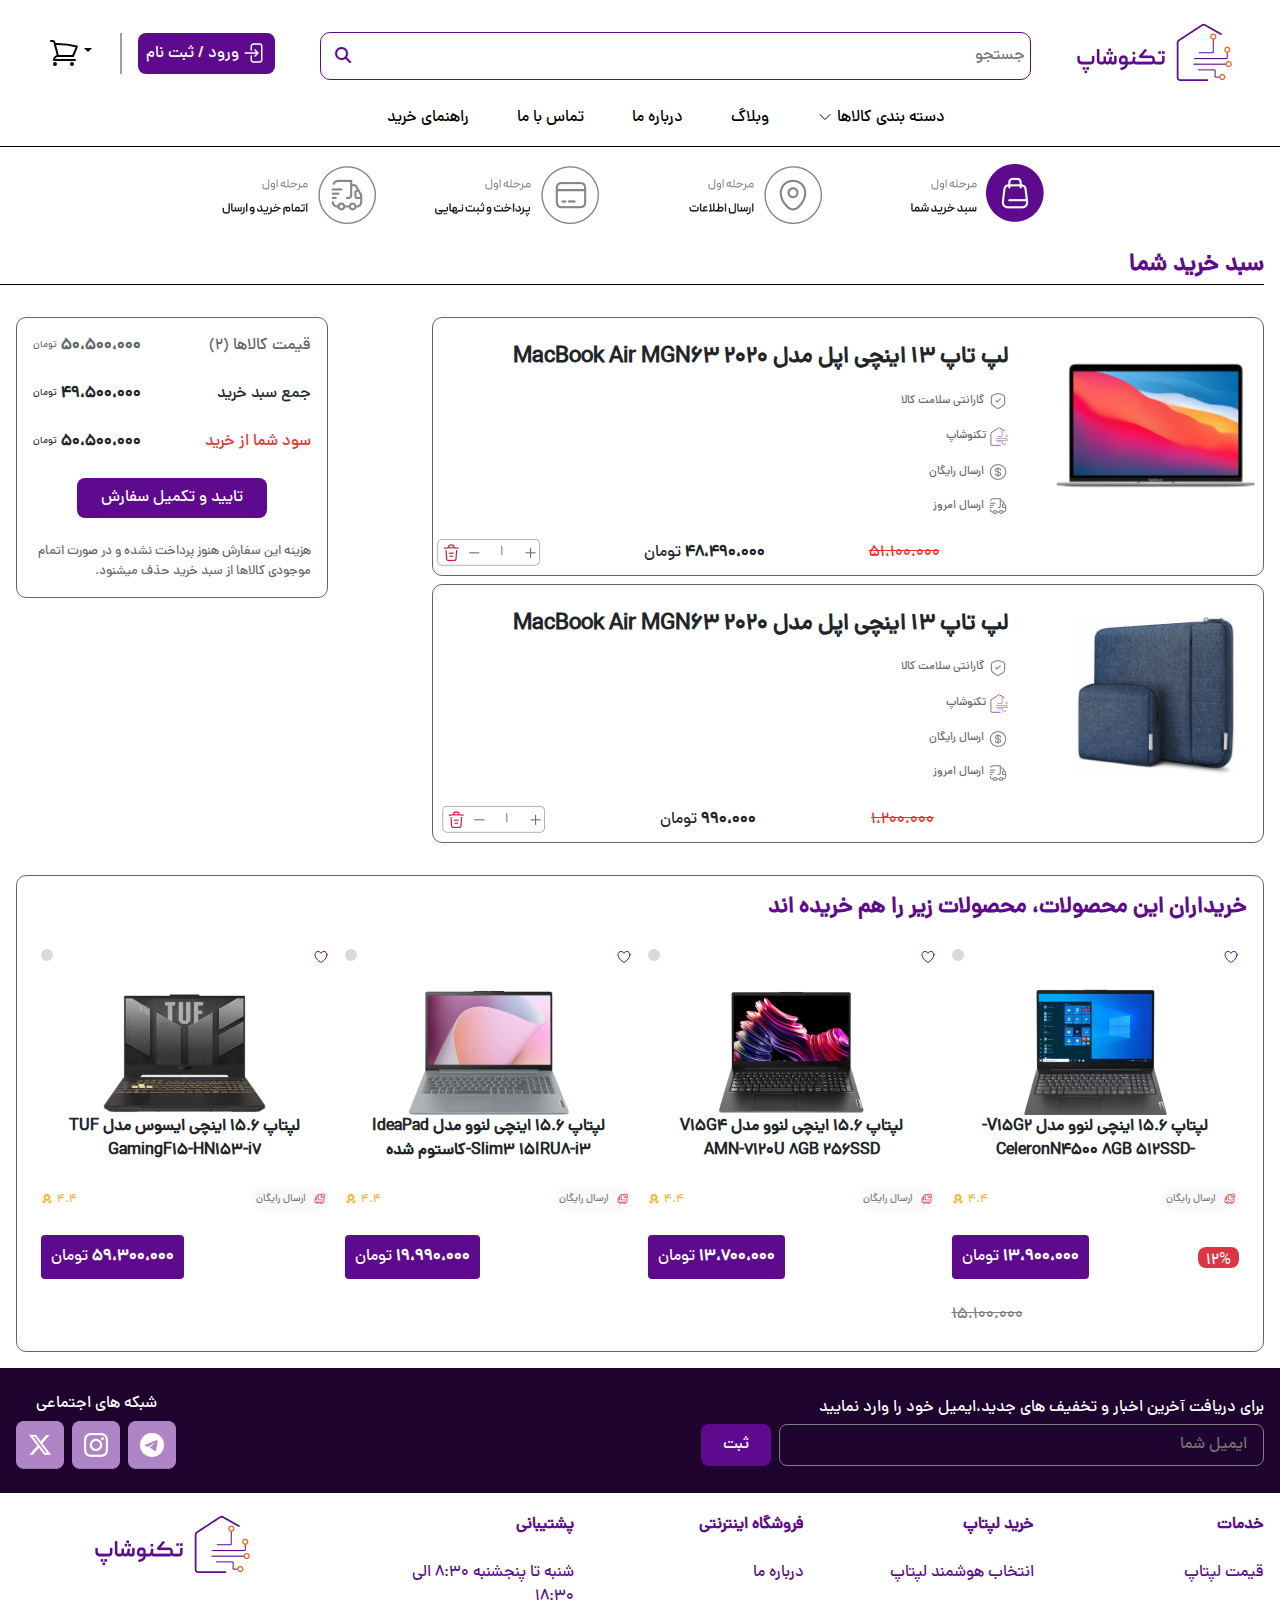
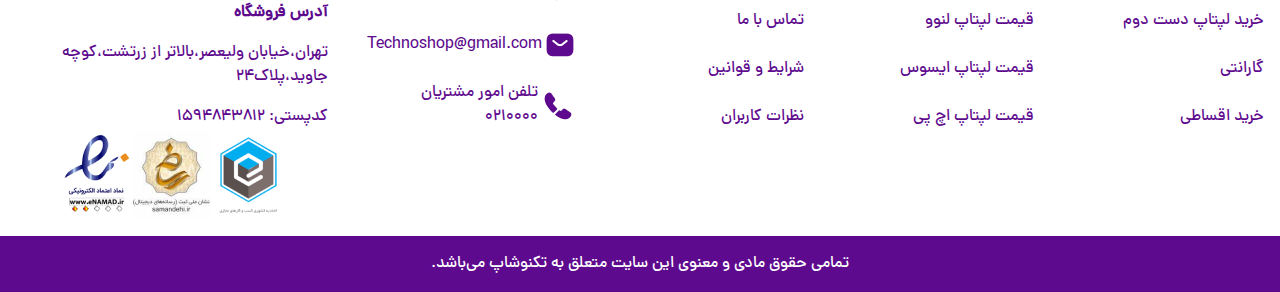
<file: shopping.html>
<!DOCTYPE html>
<html lang="en">

<head>
    <meta charset="UTF-8">
    <meta name="viewport" content="width=device-width, initial-scale=1.0">
    <title>shopping-cart</title>
    <link rel="stylesheet" href="style.css">
    <link rel="stylesheet" href="css/bootstrap.rtl.min.css">
    <link rel="stylesheet" href="https://cdnjs.cloudflare.com/ajax/libs/font-awesome/6.7.1/css/all.min.css">
    <link rel="stylesheet" href="fontawesome-free-6.6.0-web/css/all.css">
    <link rel="stylesheet" href="shopping.css">
    <link rel="stylesheet" href="product.css">

    <script src="js/bootstrap.bundle.min.js"></script>
</head>

<body>
    <!-- ------------------------ My icons ------------------------ -->
    <svg class="d-none">
        <symbol id="shopping-cart" xmlns="http://www.w3.org/2000/svg" fill="none" viewBox="0 0 24 24" stroke-width="1.5"
            stroke="currentColor">
            <path stroke-linecap="round" stroke-linejoin="round"
                d="M2.25 3h1.386c.51 0 .955.343 1.087.835l.383 1.437M7.5 14.25a3 3 0 0 0-3 3h15.75m-12.75-3h11.218c1.121-2.3 2.1-4.684 2.924-7.138a60.114 60.114 0 0 0-16.536-1.84M7.5 14.25 5.106 5.272M6 20.25a.75.75 0 1 1-1.5 0 .75.75 0 0 1 1.5 0Zm12.75 0a.75.75 0 1 1-1.5 0 .75.75 0 0 1 1.5 0Z" />
        </symbol>
        <symbol id="enter" xmlns="http://www.w3.org/2000/svg" fill="none" viewBox="0 0 24 24" stroke-width="1.5"
            stroke="currentColor">
            <path stroke-linecap="round" stroke-linejoin="round"
                d="M8.25 9V5.25A2.25 2.25 0 0 1 10.5 3h6a2.25 2.25 0 0 1 2.25 2.25v13.5A2.25 2.25 0 0 1 16.5 21h-6a2.25 2.25 0 0 1-2.25-2.25V15M12 9l3 3m0 0-3 3m3-3H2.25" />
        </symbol>
        <symbol id="search" xmlns="http://www.w3.org/2000/svg" fill="none" viewBox="0 0 24 24" stroke-width="1.5"
            stroke="currentColor">
            <path stroke-linecap="round" stroke-linejoin="round"
                d="m21 21-5.197-5.197m0 0A7.5 7.5 0 1 0 5.196 5.196a7.5 7.5 0 0 0 10.607 10.607Z" />
        </symbol>
        <symbol id="chevron-down" xmlns="http://www.w3.org/2000/svg" fill="none" viewBox="0 0 24 24" stroke-width="1.5"
            stroke="currentColor">
            <path stroke-linecap="round" stroke-linejoin="round" d="m19.5 8.25-7.5 7.5-7.5-7.5" />
        </symbol>
        <symbol id="user" xmlns="http://www.w3.org/2000/svg" viewBox="0 0 448 512">
            <path
                d="M224 256A128 128 0 1 0 224 0a128 128 0 1 0 0 256zm-45.7 48C79.8 304 0 383.8 0 482.3C0 498.7 13.3 512 29.7 512l388.6 0c16.4 0 29.7-13.3 29.7-29.7C448 383.8 368.2 304 269.7 304l-91.4 0z" />
        </symbol>
        <symbol id="chevron-left" xmlns="http://www.w3.org/2000/svg" fill="none" viewBox="0 0 24 24" stroke-width="1.5"
            stroke="currentColor">
            <path stroke-linecap="round" stroke-linejoin="round" d="M15.75 19.5 8.25 12l7.5-7.5" />
        </symbol>
        <symbol id="heart" xmlns="http://www.w3.org/2000/svg" fill="none" viewBox="0 0 24 24" stroke-width="1.5"
            stroke="currentColor">
            <path stroke-linecap="round" stroke-linejoin="round"
                d="M21 8.25c0-2.485-2.099-4.5-4.688-4.5-1.935 0-3.597 1.126-4.312 2.733-.715-1.607-2.377-2.733-4.313-2.733C5.1 3.75 3 5.765 3 8.25c0 7.22 9 12 9 12s9-4.78 9-12Z" />
        </symbol>
        <symbol id="mobile" xmlns="http://www.w3.org/2000/svg" fill="none" viewBox="0 0 24 24" stroke-width="1.5"
            stroke="currentColor">
            <path stroke-linecap="round" stroke-linejoin="round"
                d="M10.5 1.5H8.25A2.25 2.25 0 0 0 6 3.75v16.5a2.25 2.25 0 0 0 2.25 2.25h7.5A2.25 2.25 0 0 0 18 20.25V3.75a2.25 2.25 0 0 0-2.25-2.25H13.5m-3 0V3h3V1.5m-3 0h3m-3 18.75h3" />
        </symbol>




    </svg>
    <!-- ------------------------ modal ------------------------ -->
    <div class="modal fade" id="modal-login" aria-hidden="true" tabindex="-1" role="dialog">
        <div class="modal-dialog">
            <div class="modal-content">
                <div class="modal-header justify-content-around">
                    <img src="Pic/Group 61493(1).png" alt="">
                </div>
                <div class="modal-body d-flex flex-column align-items-center" style="color: #945CB4;">
                    ورود/ثبت نام
                </div>
                <div style="direction: rtl;" class="ms-4">
                    شماره موبایل خود را وارد کنید
                </div>
                <div class="align-items-center d-flex justify-content-around">
                    <div class="input-icons-m">
                        <input class="input-field-m" type="text" placeholder="09XXXXXXXXX">
                        <i class="fa-regular fa-user icon-m"></i>
                    </div>
                </div>
                <div style="direction: rtl;" class="ms-4 mt-2">
                    <input type="checkbox">
                    <span>با ورود و ثبت‌نام در سایت، با </span>
                    <span style="color: #5E0A8E;">قوانین تکنوشاپ</span>
                    <span>موافقت می کنم.</span>
                </div>
                <a href="account.html">
                    <button id="button-login">
                        تایید
                    </button>
                </a>
            </div>
        </div>
    </div>
    <!-- ------------------------ header ------------------------ -->
    <header class="d-none d-md-block">
        <div class="d-flex justify-content-between ps-5 pt-3 pe-5 align-items-center gap-3 gap-xl-0">
            <div class="d-flex gap-3">
                <a class="ps-4 pt-1 dropdown-toggle" data-bs-toggle="dropdown" style="border-right:solid 2px #9F9F9F;"
                    href="">
                    <svg style="width: 2rem; height: 2rem;">
                        <use xlink:href="#shopping-cart"></use>
                    </svg>
                </a>
                <div class="dropdown-menu" id="sabad-menu" style="direction: rtl;">
                    <div class="dropdown-item" style="direction: rtl; color: #404040;">
                        <span>2 کالا</span>
                    </div>
                    <div class="dropdown-item d-flex gap-2">
                        <div class="d-flex flex-column justify-content-between">
                            <img src="Pic/sabad-1.png" alt="">
                            <img src="Pic/count.png" alt="">
                        </div>
                        <div class="d-flex flex-column gap-1" id="sabad-tx">
                            <strong>لپ تاپ 13.3 اینچی اپل<br> مدل MacBook Air MGN63 2020</strong>
                            <div class="gap-2">
                                <img src="Pic/Ellipse-gray.png" alt="">
                                <span>خاکستری</span>
                            </div>
                            <div class="gap-2">
                                <img src="Pic/truck-icon.png" alt="">
                                <span>ارسال تکنوشاپ</span>
                            </div>
                            <div class="gap-2">
                                <img src="Pic/verify-icon.png" alt="">
                                <span>گارانتی یکساله تکنو</span>
                            </div>
                            <div class="gap-2">
                                <strong>50،500،000</strong>
                                <span>تومان</span>
                            </div>
                        </div>
                    </div>
                    <div class="dropdown-divider"></div>
                    <div class="dropdown-item d-flex gap-2">
                        <div class="d-flex flex-column justify-content-between">
                            <img src="Pic/sabad-2.png" alt="">
                            <img src="Pic/count.png" alt="">
                        </div>
                        <div class="d-flex flex-column gap-1" id="sabad-tx">
                            <strong>کیف محافظ لپ تاپ 13.3 اینچی اپل<br> به همراه کیف شارژر مجزا</strong>
                            <div class="gap-2">
                                <img src="Pic/Ellipse-blue.png" alt="">
                                <span>آبی</span>
                            </div>
                            <div class="gap-2">
                                <img src="Pic/truck-icon.png" alt="">
                                <span>ارسال تکنوشاپ</span>
                            </div>
                            <div class="gap-2">
                                <img src="Pic/verify-icon.png" alt="">
                                <span>گارانتی یکساله تکنو</span>
                            </div>
                            <div class="gap-2">
                                <strong>990،000</strong>
                                <span>تومان</span>
                            </div>
                        </div>
                    </div>
                    <div class="dropdown-divider"></div>
                    <div class="dropdown-item d-flex justify-content-between">
                        <div class="d-flex flex-column justify-content-between">
                            <span style="color: #404040;">مبلغ قابل پرداخت</span>
                            <div class="gap-2">
                                <strong>51،490،000</strong>
                                <span>تومان</span>
                            </div>
                        </div>
                        <a href="shopping.html">
                            <img src="Pic/Button-sabad.png" alt="">
                        </a>
                    </div>
                </div>
                <button style="background-color: #5E0A8E !important; color: white;" class="login" data-bs-toggle="modal"
                    data-bs-target="#modal-login">
                    ورود / ثبت نام
                    <svg style="width: 1.5rem; height: 1.5rem;">
                        <use xlink:href="#enter"></use>
                    </svg>
                </button>
            </div>
            <div class="input-icons mt-3">
                <i class="fa fa-search icon"></i>
                <input class="input-field" type="text" placeholder="جستجو">
            </div>
            <div>
                <img src="Pic/Group 61493(1).png" alt="Logo">
            </div>
        </div>
        <div class="d-flex justify-content-center gap-5 w-100 mt-2 nav-menu p-2 mb-2">
            <a href="#">راهنمای خرید</a>
            <a href="contact.html">تماس با ما</a>
            <a href="about.html">درباره ما</a>
            <a href="blog.html">وبلاگ</a>
            <a href="#" data-bs-toggle="dropdown">
                <svg style="width: 1rem; height: 1rem;">
                    <use xlink:href="#chevron-down"></use>
                </svg>
                <span>
                    دسته بندی کالاها
                </span>
            </a>
            <!-- ---------- dropdown-items -------------- -->
            <div class="dropdown-menu" id="daste-menu">
                <div id="mobile-sub" class="dropdown-item">
                    <a href="#">
                        <span>موبایل</span>
                        <img src="Pic/mobile-icon.png" alt="">
                    </a>
                    <!-- ---------- sub-menu -------------- -->
                    <div class="sub-menu bg-white d-flex flex-column">
                        <div class="d-flex gap-1">
                            <img src="Pic/mobile-icon.png" alt="">
                            <span>موبایل</span>
                        </div>
                        <div class="d-flex gap-1">
                            <img src="Pic/devices-icon.png" alt="">
                            <span style="color: #5E0A8E;">لوازم جانبی موبایل</span>
                        </div>
                        <div class="d-flex flex-column">
                            <div><strong>همه محصولات موبایل</strong></div>
                            <div class="d-flex gap-3">
                                <div
                                    class="d-flex shadow p-2 flex-column align-content-center align-items-center justify-content-center">
                                    <img src="Pic/sub-menu-1.png" alt="">
                                    <span>گلس محافظ و کاور</span>
                                </div>
                                <div
                                    class="d-flex shadow p-2 flex-column align-content-center align-items-center justify-content-center">
                                    <img src="Pic/sub-menu-2.png" alt="">
                                    <span>شارژر و کابل</span>
                                </div>
                                <div
                                    class="d-flex shadow p-2 flex-column align-content-center align-items-center justify-content-center">
                                    <img src="Pic/sub-menu-3.png" alt="">
                                    <span>نگهدارنده موبایل</span>
                                </div>
                                <div
                                    class="d-flex shadow p-2 flex-column align-content-center align-items-center justify-content-center">
                                    <img src="Pic/sub-menu-4.png" alt="">
                                    <span>ساعت هوشمند و ایرپاد</span>
                                </div>
                            </div>
                        </div>
                    </div>
                </div>
                <div class="dropdown-divider"></div>
                <a class="dropdown-item" href="product.html">
                    <span>لپتاپ و کامپیوتر</span>
                    <img src="Pic/monitor-icon.png" alt="">
                </a>
                <div class="dropdown-divider"></div>
                <a class="dropdown-item" href="#">
                    <span>تبلت</span>
                    <img src="Pic/tablet-icon.png" alt="">
                </a>
                <div class="dropdown-divider"></div>
                <a class="dropdown-item" href="#">
                    <span>ساعت هوشمند</span>
                    <img src="Pic/watch-icon.png" alt="">
                </a>
                <div class="dropdown-divider"></div>
                <a class="dropdown-item" href="#">
                    <span>دوربین</span>
                    <img src="Pic/camera-icon.png" alt="">
                </a>
                <div class="dropdown-divider"></div>
                <a class="dropdown-item" href="#">
                    <span>محصولات گیمینگ</span>
                    <img src="Pic/game-icon.png" alt="">
                </a>
                <div class="dropdown-divider"></div>
                <a class="dropdown-item" href="#">
                    <span>اینترنت</span>
                    <img src="Pic/data-icon.png" alt="">
                </a>
                <div class="dropdown-divider"></div>
                <a class="dropdown-item" href="#">
                    <span>تجهیزات جانبی</span>
                    <img src="Pic/devices-icon.png" alt="">
                </a>
            </div>
        </div>
    </header>
    <!-- ------------------------ header-mobile ------------------------ -->
    <div class="d-flex d-md-none flex-column align-content-center align-items-center p-3 header-mobile">
        <div class="input-icons mt-3 w-100">
            <i class="fa fa-search icon"></i>
            <input class="input-field" type="text" placeholder="جستجو">
        </div>
        <div class="flex-column d-flex">
            <img src="Pic/Group 61493(1).png" alt="">
            <div class="d-flex gap-4">
                <a href="blog.html">وبلاگ</a>
                <a href="about.html">درباره ما</a>
                <a href="contact.html">تماس با ما</a>
                <a href="#">راهنمای خرید</a>
            </div>

        </div>
    </div>
    <!-- ------------------------ section-1-shopping ------------------------ -->
    <div class="format-shop w-100 justify-content-center ps-3">
        <div class="section1-shop d-md-flex justify-content-center d-none">
            <img src="Pic/sabad-1-icons.png" alt="">
        </div>
        <strong class="tx-sabad d-flex mt-4">سبد خرید شما</strong>
    </div>
    <!-- ------------------------ section-2-shopping ------------------------ -->
    <div class="mt-3 p-3 d-flex flex-column gap-2 flex-md-row justify-content-between">
        <div class="col-12 col-md-3 box-kharid d-flex flex-column gap-4 p-3 h-75">
            <div class="d-flex justify-content-between">
                <div class="d-flex gap-1 align-items-center">
                    <span style="font-size: 60%; color: #62666D;">تومان</span>
                    <strong style="color: #62666D;">50،500،000</strong>
                </div>
                <span style="color: #62666D;">قیمت کالاها (2)</span>
            </div>
            <div class="d-flex justify-content-between">
                <div class="d-flex gap-1 align-items-center">
                    <span style="font-size: 60%;">تومان</span>
                    <strong>49،500،000</strong>
                </div>
                <span>جمع سبد خرید</span>
            </div>
            <div class="d-flex justify-content-between">
                <div class="d-flex gap-1 align-items-center">
                    <span style="font-size: 60%;">تومان</span>
                    <strong>50،500،000</strong>
                </div>
                <span style="color: #ED2E2E;">سود شما از خرید</span>
            </div>
            <div class="d-flex justify-content-center">
                <a href="#" class="pt-2 pb-2 ps-4 pe-4 rounded-3"
                    style="background-color: #5E0A8E; color: white !important;">
                    تایید و تکمیل سفارش
                </a>
            </div>
            <div class="d-flex justify-content-center" style="direction: rtl;">
                <span style="color: #62666D; font-size: 80%;">هزینه این سفارش هنوز پرداخت نشده و در
                    صورت اتمام موجودی کالاها از سبد خرید حذف
                    میشنود.
                </span>
            </div>
        </div>
        <div class="col-12 col-md-8 d-flex flex-column gap-2" style="direction: rtl;">
            <!-- ----------------------------------------- -->
            <div class="section-sabad d-flex align-items-center w-100" style="direction: rtl;">
                <div class="d-flex flex-column flex-md-row w-100 gap-5">
                    <div class="col-12 col-md-3" style="direction: rtl;">
                        <img class="w-100 ps-2" src="Pic/pic-sabad-1.png" alt="">
                    </div>
                    <div class="tozih-sabad col-12 col-md-9 p-2 ps-md-0 pt-md-4 pe-md-0">
                        <strong class="titr-sabad">لپ تاپ 13 اینچی اپل مدل MacBook Air MGN63 2020</strong>
                        <div class="d-flex gap-1 mt-3 align-items-center">
                            <img src="Pic/shield-tick-icon.png" alt="">
                            <span class="tx-tozih-sabad">گارانتی سلامت کالا</span>
                        </div>
                        <div class="d-flex gap-1 mt-3 align-items-center">
                            <img src="Pic/logo-sabad-icon.png" alt="">
                            <span class="tx-tozih-sabad">تکنوشاپ</span>
                        </div>
                        <div class="d-flex gap-1 mt-3 align-items-center">
                            <img src="Pic/dollar-circle-icon-sabad.png" alt="">
                            <span class="tx-tozih-sabad">ارسال رایگان</span>
                        </div>
                        <div class="d-flex gap-1 mt-3 align-items-center">
                            <img src="Pic/truck-fast.png" alt="">
                            <span class="tx-tozih-sabad">ارسال امروز</span>
                        </div>
                        <div class="d-flex mt-4 justify-content-around ps-3 align-items-center">
                            <del style="color: #ED2E2E;">
                                51،100،000
                            </del>
                            <div>
                                <strong>48،490،000</strong>
                                <span>تومان</span>
                            </div>
                            <img src="Pic/Component-sabad.png" alt="">
                        </div>

                    </div>
                </div>
            </div>
            <!-- ---------------------------------------- -->
            <div class="section-sabad d-flex align-items-center w-100" style="direction: rtl;">
                <div class="d-flex flex-column flex-md-row w-100 gap-5">
                    <div class="col-12 col-md-3" style="direction: rtl;">
                        <img class="w-100 ps-2" src="Pic/pic-sabad-2.png" alt="">
                    </div>
                    <div class="tozih-sabad col-12 col-md-9 p-2 ps-md-0 pt-md-4 pe-md-0">
                        <strong class="titr-sabad">لپ تاپ 13 اینچی اپل مدل MacBook Air MGN63 2020</strong>
                        <div class="d-flex gap-1 mt-3 align-items-center">
                            <img src="Pic/shield-tick-icon.png" alt="">
                            <span class="tx-tozih-sabad">گارانتی سلامت کالا</span>
                        </div>
                        <div class="d-flex gap-1 mt-3 align-items-center">
                            <img src="Pic/logo-sabad-icon.png" alt="">
                            <span class="tx-tozih-sabad">تکنوشاپ</span>
                        </div>
                        <div class="d-flex gap-1 mt-3 align-items-center">
                            <img src="Pic/dollar-circle-icon-sabad.png" alt="">
                            <span class="tx-tozih-sabad">ارسال رایگان</span>
                        </div>
                        <div class="d-flex gap-1 mt-3 align-items-center">
                            <img src="Pic/truck-fast.png" alt="">
                            <span class="tx-tozih-sabad">ارسال امروز</span>
                        </div>
                        <div class="d-flex mt-4 justify-content-around ps-3 align-items-center">
                            <del style="color: #ED2E2E;">
                                1،200،000
                            </del>
                            <div>
                                <strong>990،000</strong>
                                <span>تومان</span>
                            </div>
                            <img src="Pic/Component-sabad.png" alt="">
                        </div>

                    </div>
                </div>
            </div>
        </div>
    </div>
    <!-- ------------------------ section-3-shopping ------------------------ -->
    <div class="p-3" style="direction: rtl;">
        <div class="d-flex flex-column section-sabad p-3 gap-3">
            <strong class="titr-section3-sabad">خریداران این محصولات، محصولات زیر را هم خریده اند</strong>
            <div class="d-flex overflow-auto">
                <div class="d-flex flex-column col-12 col-md-3 p-2 gap-4 cards">
                    <div class="d-flex justify-content-between">
                        <svg style="width: 1rem; height: 1rem; color: #5E0A8E;">
                            <use xlink:href="#heart"></use>
                        </svg>
                        <div style="width: 12px; height: 12px; background-color: #d9d9d9; border-radius: 100%;"></div>
                    </div>
                    <div class="d-flex flex-column align-content-center align-items-center justify-content-center">
                        <img src="Pic/mahsool-2.png" alt="">
                        <strong>لپتاپ 15.6 اینچی لنوو مدل V15G2-</strong>
                        <strong>-CeleronN4500 8GB 512SSD</strong>
                    </div>
                    <div class="d-flex justify-content-between">
                        <div class="d-flex align-items-center rounded-4 align-content-center p-1 gap-2"
                            style="background-color: #F9F9F9;">
                            <img src="Pic/truck-time.png" alt="">
                            <span style="font-size: 10px; color: #777777;">ارسال رایگان</span>
                        </div>
                        <div>
                            <span style="font-size: 12px; color: #F4B740;">4.4</span>
                            <img src="Pic/medal-star.png" alt="">
                        </div>
                    </div>
                    <div class="d-flex justify-content-between align-items-center">
                        <div
                            class="bg-danger justify-content-center align-items-center align-content-center tag-takhfif">
                            <span>12%</span>
                        </div>
                        <div class="d-flex flex-row-reverse">
                            <a class="button-product" href="#">
                                <strong>13،900،000</strong>
                                <span>تومان</span>
                            </a>
                        </div>
                    </div>
                    <div style="direction: ltr;">
                        <del style="color: gray;">15،100،000</del>
                    </div>
                </div>
                <div class="d-flex flex-column col-12 col-md-3 p-2 gap-4 cards">
                    <div class="d-flex justify-content-between">
                        <svg style="width: 1rem; height: 1rem; color: #5E0A8E;">
                            <use xlink:href="#heart"></use>
                        </svg>
                        <div style="width: 12px; height: 12px; background-color: #d9d9d9; border-radius: 100%;"></div>
                    </div>
                    <div class="d-flex flex-column align-content-center align-items-center justify-content-center">
                        <img src="Pic/mahsool-3.png" alt="">
                        <strong>لپتاپ 15.6 اینچی لنوو مدل V15G4</strong>
                        <strong>AMN-7120U 8GB 256SSD</strong>
                    </div>
                    <div class="d-flex justify-content-between">
                        <div class="d-flex align-items-center rounded-4 align-content-center p-1 gap-2"
                            style="background-color: #F9F9F9;">
                            <img src="Pic/truck-time.png" alt="">
                            <span style="font-size: 10px; color: #777777;">ارسال رایگان</span>
                        </div>
                        <div>
                            <span style="font-size: 12px; color: #F4B740;">4.4</span>
                            <img src="Pic/medal-star.png" alt="">
                        </div>
                    </div>
                    <div class="d-flex flex-row-reverse">
                        <a class="button-product" href="#">
                            <strong>13،700،000</strong>
                            <span>تومان</span>
                        </a>
                    </div>
                </div>
                <div class="d-flex flex-column col-12 col-md-3 p-2 gap-4 cards">
                    <div class="d-flex justify-content-between">
                        <svg style="width: 1rem; height: 1rem; color: #5E0A8E;">
                            <use xlink:href="#heart"></use>
                        </svg>
                        <div style="width: 12px; height: 12px; background-color: #d9d9d9; border-radius: 100%;"></div>
                    </div>
                    <div class="d-flex flex-column align-content-center align-items-center justify-content-center">
                        <img src="Pic/mahsool-4.png" alt="">
                        <strong>لپتاپ 15.6 اینچی لنوو مدل IdeaPad</strong>
                        <strong>Slim3 15IRU8-i3-کاستوم شده</strong>
                    </div>
                    <div class="d-flex justify-content-between">
                        <div class="d-flex align-items-center rounded-4 align-content-center p-1 gap-2"
                            style="background-color: #F9F9F9;">
                            <img src="Pic/truck-time.png" alt="">
                            <span style="font-size: 10px; color: #777777;">ارسال رایگان</span>
                        </div>
                        <div>
                            <span style="font-size: 12px; color: #F4B740;">4.4</span>
                            <img src="Pic/medal-star.png" alt="">
                        </div>
                    </div>
                    <div class="d-flex flex-row-reverse">
                        <a class="button-product" href="#">
                            <strong>19،990،000</strong>
                            <span>تومان</span>
                        </a>
                    </div>
                </div>
                <div class="d-flex flex-column col-12 col-md-3 p-2 gap-4 cards">
                    <div class="d-flex justify-content-between">
                        <svg style="width: 1rem; height: 1rem; color: #5E0A8E;">
                            <use xlink:href="#heart"></use>
                        </svg>
                        <div style="width: 12px; height: 12px; background-color: #d9d9d9; border-radius: 100%;"></div>
                    </div>
                    <div class="d-flex flex-column align-content-center align-items-center justify-content-center">
                        <img src="Pic/mahsool-5.png" alt="">
                        <strong>لپتاپ 15.6 اینچی ایسوس مدل TUF</strong>
                        <strong>GamingF15-HN153-i7</strong>
                    </div>
                    <div class="d-flex justify-content-between">
                        <div class="d-flex align-items-center rounded-4 align-content-center p-1 gap-2"
                            style="background-color: #F9F9F9;">
                            <img src="Pic/truck-time.png" alt="">
                            <span style="font-size: 10px; color: #777777;">ارسال رایگان</span>
                        </div>
                        <div>
                            <span style="font-size: 12px; color: #F4B740;">4.4</span>
                            <img src="Pic/medal-star.png" alt="">
                        </div>
                    </div>
                    <div class="d-flex flex-row-reverse">
                        <a class="button-product" href="#">
                            <strong>59،300،000</strong>
                            <span>تومان</span>
                        </a>
                    </div>
                </div>
            </div>
        </div>
    </div>
    <!-- ------------------------ section11 ------------------------ -->
    <div class="d-flex ps-3 pt-4 pb-4 pe-3 w-100 section11 align-items-center">
        <div class="justify-content-between align-items-center d-flex flex-column flex-md-row w-100 gap-2 gap-md-0">
            <div class="d-flex flex-column gap-1 col-md-8">
                <span style="color: white;" class="col-md-12">برای دریافت آخرین اخبار و تخفیف های جدید،ایمیل خود را وارد
                    نمایید</span>
                <div class="d-flex gap-2 col-md-12">
                    <input class="input-email col-md-7" type="text" placeholder="ایمیل شما">
                    <button class="button-sabt col-md-1">
                        ثبت
                    </button>
                </div>
            </div>
            <div class="d-flex flex-column gap-1 align-items-center justify-content-center">
                <span style="color: white;" class="">شبکه های اجتماعی</span>
                <div class="">
                    <img src="Pic/insta.png" alt="">
                </div>
            </div>
        </div>
    </div>
    <!-- ------------------------ footer ------------------------ -->
    <div class="d-flex p-3 w-100 flex-column mt-1">
        <div class="footer align-items-center justify-content-between d-flex flex-column-reverse flex-md-row w-100">
            <div class="d-none d-md-flex gap-5 col-md-7">
                <div class="flex-column d-flex gap-4 col-md-3">
                    <strong>خدمات</strong>
                    <a href="product.html" style="color: #5E0A8E !important;">قیمت لپتاپ</a>
                    <span>خرید لپتاپ دست دوم</span>
                    <span>گارانتی</span>
                    <span>خرید اقساطی</span>
                </div>
                <div class="flex-column d-flex gap-4 col-md-3">
                    <strong>خرید لپتاپ</strong>
                    <span>انتخاب هوشمند لپتاپ</span>
                    <span>قیمت لپتاپ لنوو</span>
                    <span>قیمت لپتاپ ایسوس</span>
                    <span>قیمت لپتاپ اچ پی</span>
                </div>
                <div class="flex-column d-flex gap-4 col-md-3">
                    <strong>فروشگاه اینترنتی</strong>
                    <a href="about.html" style="color: #5E0A8E !important;">درباره ما</a>
                    <a href="contact.html" style="color: #5E0A8E !important;">تماس با ما</a>
                    <span>شرایط و قوانین</span>
                    <span>نظرات کاربران</span>
                </div>
                <div class="flex-column d-flex gap-4 col-md-3">
                    <strong>پشتیبانی</strong>
                    <span>شنبه تا پنجشنبه 8:30 الی 18:30</span>
                    <div class="d-flex gap-1 align-items-center">
                        <img src="Pic/mail-icon.png" alt="">
                        <span>Technoshop@gmail.com</span>
                    </div>
                    <div class="d-flex gap-1 align-items-center">
                        <img src="Pic/call-icon.png" alt="">
                        <span>تلفن امور مشتریان <br> 0210000</span>
                    </div>
                </div>
            </div>
            <div class="d-flex flex-column gap-4 col-md-3">
                <div class="d-flex align-items-center justify-content-center">
                    <img src="Pic/Group 61493(1).png" alt="">
                </div>
                <div class="d-flex flex-column gap-3">
                    <strong>آدرس فروشگاه</strong>
                    <span>تهران،خیابان ولیعصر،بالاتر از زرتشت،کوچه جاوید،پلاک24</span>
                    <span>کدپستی: 1594843812</span>
                </div>
            </div>
        </div>
        <!-- mobile -->
        <div class="d-flex d-md-none flex-column gap-5 align-items-center justify-content-around footer">
            <div class="w-100 d-flex align-items-center justify-content-center">
                <div class="flex-column d-flex gap-4 col-6">
                    <strong>خدمات</strong>
                    <span>قیمت لپتاپ</span>
                    <span>خرید لپتاپ دست دوم</span>
                    <span>گارانتی</span>
                    <span>خرید اقساطی</span>
                </div>
                <div class="flex-column d-flex gap-4 col-6">
                    <strong>خرید لپتاپ</strong>
                    <span>انتخاب هوشمند لپتاپ</span>
                    <span>قیمت لپتاپ لنوو</span>
                    <span>قیمت لپتاپ ایسوس</span>
                    <span>قیمت لپتاپ اچ پی</span>
                </div>
            </div>
            <div class="w-100 d-flex justify-content-around align-items-center">
                <div class="flex-column d-flex gap-4 col-6">
                    <strong>فروشگاه اینترنتی</strong>
                    <span>درباره ما</span>
                    <span>تماس با ما</span>
                    <span>شرایط و قوانین</span>
                    <span>نظرات کاربران</span>
                </div>
                <div class="flex-column d-flex gap-4 col-6">
                    <strong>پشتیبانی</strong>
                    <span>شنبه تا پنجشنبه 8:30 الی 18:30</span>
                    <div class="d-flex gap-1 align-items-center">
                        <img src="Pic/mail-icon.png" alt="">
                        <span>Technoshop@gmail.com</span>
                    </div>
                    <div class="d-flex gap-1 align-items-center">
                        <img src="Pic/call-icon.png" alt="">
                        <span>تلفن امور مشتریان <br> 0210000</span>
                    </div>
                </div>
            </div>
        </div>
        <!-- --------- -->
        <div class="d-flex img-footer col-md-3 justify-content-center">
            <img src="Pic/foot-pic-1.png" alt="">
            <img src="Pic/foot-pic-2.png" alt="">
            <img src="Pic/foot-pic-3.png" alt="">
        </div>
    </div>
    <div class="d-flex justify-content-center p-3 align-items-center m-3 m-md-0 last-item footer-sec"
        style="background-color: #5E0A8E; color: white; direction: rtl;">
        تمامی حقوق مادی و معنوی این سایت متعلق به تکنوشاپ می‌باشد.
    </div>
    <!-- ------------------------ mobile footer ------------------------ -->
    <div class="d-flex d-sm-none justify-content-around align-items-center footer-mobile sec-footer-m w-100">
        <a href="index.html" class="p-2">
            <div
                class="d-flex flex-column justify-content-center icons-mobile-footer align-content-center align-items-center">
                <img src="Pic/home-mobile.png" alt="">
                <span style="color: #7933A1;">خانه</span>
            </div>
        </a>
        <button class="p-2" data-bs-toggle="offcanvas" data-bs-target="#offcanvasRight"
            style="background-color: white !important;">
            <div
                class="d-flex flex-column justify-content-center icons-mobile-footer align-content-center align-items-center">
                <img src="Pic/category-mobile.png" alt="">
                <span style="color: #858181;">دسته بندی</span>
            </div>
        </button>
        <a href="shopping.html" class="p-2">
            <div
                class="d-flex flex-column justify-content-center icons-mobile-footer align-content-center align-items-center">
                <img src="Pic/shopping-cart-mobile.png" alt="">
                <span style="color: #858181;">سبد خرید</span>
            </div>
        </a>
        <a href="account.html" class="p-2">
            <div
                class="d-flex flex-column justify-content-center icons-mobile-footer align-content-center align-items-center">
                <img src="Pic/vorood-mobile.png" alt="">
                <span style="color: #858181;">ورود</span>
            </div>
        </a>
    </div>
    <div class="offcanvas offcanvas-start" id="offcanvasRight" style="direction: rtl;">
        <div class="offcanvas-header align-items-center d-flex border-bottom">
            <img src="Pic/Group 61493(1).png" alt="">
            <button type="button" class="btn-close text-reset" data-bs-dismiss="offcanvas" aria-label="Close"></button>
        </div>
        <div class="offcanvas-body">
            <strong>دسته بندی ها</strong>
            <div class="d-flex flex-column gap-4 mt-3">
                <a href="#" class="d-flex align-items-center gap-1 border-bottom pb-2">
                    <img src="Pic/mobile-icon.png" alt="">
                    <span>موبایل</span>
                </a>
                <a href="product.html" class="d-flex align-items-center gap-1 border-bottom pb-2">
                    <img src="Pic/monitor-icon.png" alt="">
                    <span>لپتاپ و کامپیوتر</span>
                </a>
                <a href="#" class="d-flex align-items-center gap-1 border-bottom pb-2">
                    <img src="Pic/tablet-icon.png" alt="">
                    <span>تبلت</span>
                </a>
                <a href="#" class="d-flex align-items-center gap-1 border-bottom pb-2">
                    <img src="Pic/watch-icon.png" alt="">
                    <span>ساعت هوشمند</span>
                </a>
                <a href="#" class="d-flex align-items-center gap-1 border-bottom pb-2">
                    <img src="Pic/camera-icon.png" alt="">
                    <span>دوربین</span>
                </a>
                <a href="#" class="d-flex align-items-center gap-1 border-bottom pb-2">
                    <img src="Pic/game-icon.png" alt="">
                    <span>محصولات گیمینگ</span>
                </a>
                <a href="#" class="d-flex align-items-center gap-1 border-bottom pb-2">
                    <img src="Pic/data-icon.png" alt="">
                    <span>اینترنت</span>
                </a>
                <a href="#" class="d-flex align-items-center gap-1">
                    <img src="Pic/devices-icon.png" alt="">
                    <span>تجهیزات جانبی</span>
                </a>
            </div>
        </div>
    </div>
</body>

</html>
</file>
<file: style.css>
* {
  margin: 0;
  padding: 0;
  box-sizing: border-box;
}
ul {
  list-style: none;
}
a {
  text-decoration: none;
}
@font-face {
  font-family: dana;
  src: url(font/fonts/Dana/woff2/DanaFaNum-Medium.woff2);
}
@font-face {
  font-family: yekan-bakh-bold;
  src: url(font/YekanBakh-Bold.ttf);
}
a {
  text-decoration: none !important;
  color: black !important;
}
button {
  text-decoration: none !important;
  border: none !important;
}
body {
  background-color: #ffffff;
  font-family: dana !important;
}
::-webkit-scrollbar{
  width: 5px;
}
::-webkit-scrollbar-track {
  background: #d1e5ff;
}
::-webkit-scrollbar-thumb{
  background: linear-gradient(#642bff, #ff22e6);
  border-radius: 10px;
}

.sub-menu {
  direction: rtl;
  position: absolute;
  top: 0px;
  left: -728px;
  padding: 10px;
  border-right: solid 1px #929292;
  gap: 42.5px;
  visibility: hidden;
  opacity: 0;
  transition-duration: 1s;
  transition-delay: 75ms;
}
#mobile-sub:hover .sub-menu {
  visibility: visible;
  opacity: 1;
}
#daste-menu {
  border: none !important;
  border-radius: 0px !important;
}
#sabad-menu {
  border: solid 1px gray;
  border-radius: 10px;
}
#sabad-tx span {
  color: #606060;
}

.header-mobile {
  border-bottom: solid 1px #adadad;
}
/* ----------------------- header ----------------------- */
header {
  border-bottom: solid 1px black;
  position: fixed;
  top: 0px;

  width: 100%;
  z-index: 2;
  background-color: white;
}
/* ----------------------- search box customise ----------------------- */
.input-icons {
  width: 60%;
  height: 48px;
  margin-bottom: 10px;
  display: flex;
}

.input-icons i {
  position: absolute;
}

.icon {
  padding: 15px;
  color: #5e0a8e;
  min-width: 30px;
}

.input-field {
  width: 100%;
  padding: 5px;
  direction: rtl;
  border-radius: 10px;
  border: solid 1px #5e0a8e;
}
/* ----------------------- login box customise ----------------------- */
.login {
  padding: 8px;
  border-radius: 8px;
}

.nav-menu {
  margin-left: 2%;
}

/* ----------------------- input login customise ----------------------- */
.input-field-m {
  background-color: #f6f6f6;
  border: none;
  height: 72px;
  width: 392px;
  padding: 16px;
  border-radius: 10px;
  margin-top: 20px;
}
.input-icons-m {
  margin-bottom: 10px;
  display: flex;
}
.input-icons-m i {
  position: absolute;
  right: 60px;
  top: 205px;
}
.icon-m {
  padding: 15px;
  color: black;
  min-width: 30px;
  font-size: 20px;
}
/* ----------------------- login modal button customise ----------------------- */
#button-login {
  background-color: #5e0a8e;
  color: white;
  margin-top: 30px;
  margin-bottom: 30px;
  padding: 20px;
  border-radius: 16px;
  width: 394px;
  height: 72px;
  justify-content: space-around;
  display: flex;
  margin-left: 52px;
}
/* ----------------------- section1  ----------------------- */
.section1 {
  margin-top: 10%;
  width: 100%;
  display: block;
  font-size: 12px;
}

.pic1 img {
  width: 100%;
  height: 100%;
  border-radius: 15px;
}
.pic2 img {
  width: 100%;
  height: 100%;
  border-radius: 15px;
}
.pic3 img {
  width: 100%;
  height: 100%;
  border-radius: 15px;
}
.button-1 {
  width: 20%;
  height: 8%;
  position: absolute;
  top: 65%;
  right: 7%;
  background-color: white;
  color: #5e0a8e;
  border-radius: 8px;
  padding: 1px;
}
.button-1 svg {
  width: 15px;
  height: 15px;
}
.tx1 {
  position: absolute;
  top: 20%;
  right: 5%;
  color: white;
  font-size: 180%;
}
.tx2 {
  position: absolute;
  font-size: 180%;
  top: 35%;
  right: 5%;
  color: white;
  font-weight: bold;
}
.tx3 {
  position: absolute;
  top: 55%;
  right: 5%;
  color: #77a9ff;
  font-size: 100%;
}
.button-2 {
  width: 30%;
  height: 10%;
  position: absolute;
  top: 68%;
  right: 6%;
  background-color: white;
  color: #003897;
  border-radius: 8px;
  padding: 1px;
}
.button-2 svg {
  width: 15px;
  height: 15px;
}
.tx4 {
  position: absolute;
  top: 20%;
  right: 5%;
  color: white;
  font-size: 180%;
  font-weight: bold;
  direction: rtl;
}
.tx5 {
  position: absolute;
  top: 50%;
  right: 5%;
  font-size: 120%;
  direction: rtl;
  color: white;
}
.button-3 {
  width: 30%;
  height: 10%;
  position: absolute;
  top: 72%;
  right: 6%;
  background-color: white;
  color: #98019c;
  border-radius: 8px;
  padding: 1px;
}
.button-3 svg {
  width: 15px;
  height: 15px;
}
@media only screen and (max-width: 1250px) {
    .section1 {
      margin-top: 15%;
    }
}
@media only screen and (max-width: 800px) {
  .section1 {
    font-size: 5px;
    margin-top: 20%;
  }
  .button-1 svg {
    width: 8px;
    height: 8px;
  }
  .button-2 svg {
    width: 8px;
    height: 8px;
  }
  .button-3 svg {
    width: 8px;
    height: 8px;
  }
}
@media only screen and (max-width: 770px) {
  .section1 {
    margin-top: 0px;
  }
}

/* ----------------------- section2  ----------------------- */
.section2 {
  direction: rtl;
}
/* ----------------------- section3  ----------------------- */
.section3 {
  direction: rtl;
}
.takhfif {
  background-color: #5e0a8e;
  border-radius: 15px;
  display: flex;
}
.hour-takhfif {
  width: 100%;
  height: 60%;
  background-color: white;
  border-radius: 15px;
  color: #5e0a8e;
  position: relative;
}

.percent {
  width: 34px;
  height: 16px;
  font-size: 70%;
  color: white;
  display: flex;
  align-items: center;
  padding: 8px;
  border-radius: 20px;
  justify-items: center;
  padding-top: 10px;
}
.card {
  border-radius: 30px;
}
.price-takhfif {
  width: 75%;
  background-color: #5e0a8e;
  color: white;
  padding: 8px;
  border-radius: 10px;
  align-items: center;
}
.icon-slider {
  position: absolute;
  display: flex;
  background-color: #dfdfdf;
  width: 56px;
  height: 56px;
  align-items: center;
  justify-content: center;
  border-radius: 2000px;
  left: 35px;
  margin-top: 135px;
  z-index: 1;
}
/* ----------------------- section4  ----------------------- */
.section4 {
  direction: rtl;
}
.card-mahsool {
  background-color: #fafafa;
  margin-top: 20px;
  border-radius: 10px;
}
/* ----------------------- section5  ----------------------- */
.section5 {
  direction: rtl;
}
/* ----------------------- section6  ----------------------- */
.section6 {
  direction: rtl;
}
/* ----------------------- section7  ----------------------- */
.section7 {
  direction: rtl;
}
.section7-header {
  border-bottom: solid 2px #5e0a8e;
}
.banner-sec7 {
  margin-top: 80px;
}
.banner-sec7-m {
  margin-top: 50px;
}
.banner-sec7 img {
  width: 100%;
}
.banner-sec7-m img {
  width: 100%;
}
/* ----------------------- section8  ----------------------- */
.header-sec8 {
  direction: rtl;
}
#accordionExample {
  direction: rtl;
}
/* ----------------------- section9  ----------------------- */
.section9 {
  direction: rtl;
}
.section9-header {
  border-bottom: solid 2px #5e0a8e;
}
.maqale {
  border: solid 1px #adadad;
  border-radius: 10px;
  border-top: none;
}
.maqale img {
  width: 100%;
  border-top-left-radius: 5px;
  border-top-right-radius: 5px;
}
/* ----------------------- section10  ----------------------- */
.section10 {
  direction: rtl;
}
/* ----------------------- section11  ----------------------- */
.section11 {
  direction: rtl;
  background-color: #1f032f;
  /* height: 250px; */
}
.input-email {
  background-color: #1f032f;
  border-radius: 8px;
  padding: 8px 16px;
  border: solid 1px gray;
  color: white;
}
.button-sabt {
  padding: 8px 16px;
  color: white;
  background-color: #5e0a8e;
  border-radius: 8px;
}
/* ----------------------- footer  ----------------------- */
.footer {
  direction: rtl;
  color: #5e0a8e;
}
@media only screen and (max-width: 600px) {
  .last-item {
    font-size: 8px;
  }
}
/* ----------------------- footer-mobile  ----------------------- */
.sec-footer-m {
  position: fixed;
  bottom: 0px;
  right: 0px;
  background-color: #ffffff;
}
.footer-mobile {
  direction: rtl;
}
</file>
<file: shopping.css>
.section1-shop {
  margin-top: 13%;
  direction: rtl;
}
.titr-section3-sabad{
    font-size: 140%;
    color: #5e0a8e;
}
@media only screen and (max-width: 600px) {
  .section1-shop {
    margin-top: 3%;
  }
  .titr-section3-sabad{
    font-size: 100%;
  }
}
.tx-sabad {
  font-size: 150%;
  color: #5e0a8e;
  border-bottom: solid 1px black;
}
.format-shop {
  direction: rtl;
}
.box-kharid{
    border: solid 1px #62666D;
    border-radius: 10px;
}
.tozih-sabad{
    direction: rtl;
}
.tx-tozih-sabad{
    font-size: 70%;
    color: #62666D;
}
.titr-sabad{
    font-size: 140%;
}
.section-sabad{
    border: solid 1px #62666D;
    border-radius: 10px;
}
</file>
<file: product.css>
* {
  margin: 0;
  padding: 0;
  box-sizing: border-box;
}
ul {
  list-style: none;
}
a {
  text-decoration: none;
}
@font-face {
  font-family: dana;
  src: url(font/fonts/Dana/woff2/DanaFaNum-Medium.woff2);
}
@font-face {
  font-family: yekan-bakh-bold;
  src: url(font/YekanBakh-Bold.ttf);
}
a {
  text-decoration: none !important;
  color: black !important;
}
button {
  text-decoration: none !important;
  border: none !important;
}
body {
  margin-top: 10%;
  background-color: #ffffff;
  font-family: dana !important;
}

.sec-dastebandi {
  direction: rtl;
}
.sec-dastebandi span {
  color: #606060;
}
.items-filter img {
  width: 30px;
  height: 30px;
}
.items-asli-filter{
    border-bottom: solid 3px #0C68F4;
}
.table-filter{
  border: solid 1px gray;
  height: 330px;
}
.button-product{
  background-color: #5E0A8E;
  color: white !important;
  border-radius: 4px;
  padding: 10px;

}
.items-m-filter{
  border: solid 1px gray;
  border-radius: 80px;
}
@media only screen and (max-width: 800px) {
  .products-cards .cards{
    border-bottom: 1px solid gray;
  }
}
.tag-takhfif{
  border-radius: 8px;
  padding: 2px 8px;
  color: white;
  height: 21px;
}

.tx-filter-product{
  display: flex !important;
}
</file>
<file: contact.css>
.tx-contact {
  font-size: 200%;
  color: #5e0a8e;
}
.input-styles {
  display: flex;
  width: 568px;
  height: 50px;
  border-radius: 10px;
  border: solid 1px gray;
}
.input-styles-matn {
  position: relative;
  display: flex;
  width: 568px;
  height: 200px;
  border-radius: 10px;
  border: solid 1px gray;
}
@media only screen and (max-width: 600px) {
  .input-styles{
    width: 310px;
  }
  .input-styles-matn{
    width: 310px;
  }
}
.input-styles-matn::placeholder {
  position: absolute;
  top: 4px;
  right: 4px;
}
.button-contact {
  background-color: #5e0a8e;
  color: white !important;
  padding: 15px;
  border-radius: 10px;
}
.tx2-contact {
  font-size: 150%;
  color: #5e0a8e;
}
.section-badane {
  border: solid 1px #606060;
  border-radius: 10px;
}
</file>
<file: about.css>
.tx-about{
    font-size: 140%;
}
.tx-about-titr{
    font-size: 140%;
    color: #5E0A8E;
}
@media only screen and (max-width: 800px) {
    .tx-about{
      font-size: 60%;
    }
    .tx-about-titr{
        font-size: 100%;
    }
  }
</file>
<file: detail-product.css>
.sec-vijegi {
  border: solid 1px gray;
  border-radius: 10px;
}
.sec-vijegi div {
  border-bottom: dashed 1px #945cb4;
  padding: 5px;
}
.intro {
  border-right: solid 1px gray;
}
.button-1-sabad {
  background-color: #5e0a8e;
  color: white;
  padding: 8px 30px;
  border-radius: 8px;
}

.button-2-compare {
  background-color: #fafafa;
  color: black;
  padding: 16px;
  border-radius: 8px;
}
@media only screen and (max-width: 800px) {
  .sec-dastebandi {
    font-size: 8px;
  }
  .intro {
    border-right: none;
  }
  .button-1-sabad {
    font-size: 10px;
  }
}
.tozih-detail div{
    background-color: #fafafa;
}

.jadidtarin{
    color: #5e0a8e;
    border-bottom: solid 1px #5e0a8e;
}
.button-nazar{
    background-color: #5e0a8e;
    color: white;
    padding: 24px 16px;
    border-radius: 8px;
}
.borders-moshabeh{
  border-left: solid 2px gainsboro;
}
</file>
<file: account.css>
.nav{
    border: none;
}
.nav-tabs{
    border: none;
}
.nav-item{
    border: none;
}
.nav-link{
    border: none !important;
    background-color: #f9f9f9 !important;
}
</file>
<file: blog.css>
body {
  /* max-width: 1400px; */
}
.banners-section {
  margin-top: 11%;
  direction: rtl;
}
@media only screen and (max-width: 600px) {
  .banner3 {
    height: auto !important;
  }
  .banner4 {
    height: auto !important;
  }
  .banners-section {
    margin-top: 3%;
  }
}
.new-maqale {
  direction: rtl;
}
.tx1-new-maqale {
  font-size: 150%;
  color: #5e0a8e;
}
.border-new-maqale {
  height: 1px;
  width: 100%;
  background-color: black;
}
.footer-maqale {
  font-size: 80%;
}
.sec-pic-new-maqale img {
  border-top-right-radius: 10px;
  border-top-left-radius: 10px;
}
.card-new-maqale {
  border: solid 1px #606060;
  border-radius: 10px;
}
.section-new-maqale {
  border: solid 1px #606060;
  border-radius: 10px;
}
.sabk-digital {
  direction: rtl;
}
.tx1-sabk {
  font-size: 130%;
}
.tx2-sabk {
  color: #606060;
}
.titrs {
  border-bottom: solid 1px black;
}
</file>
